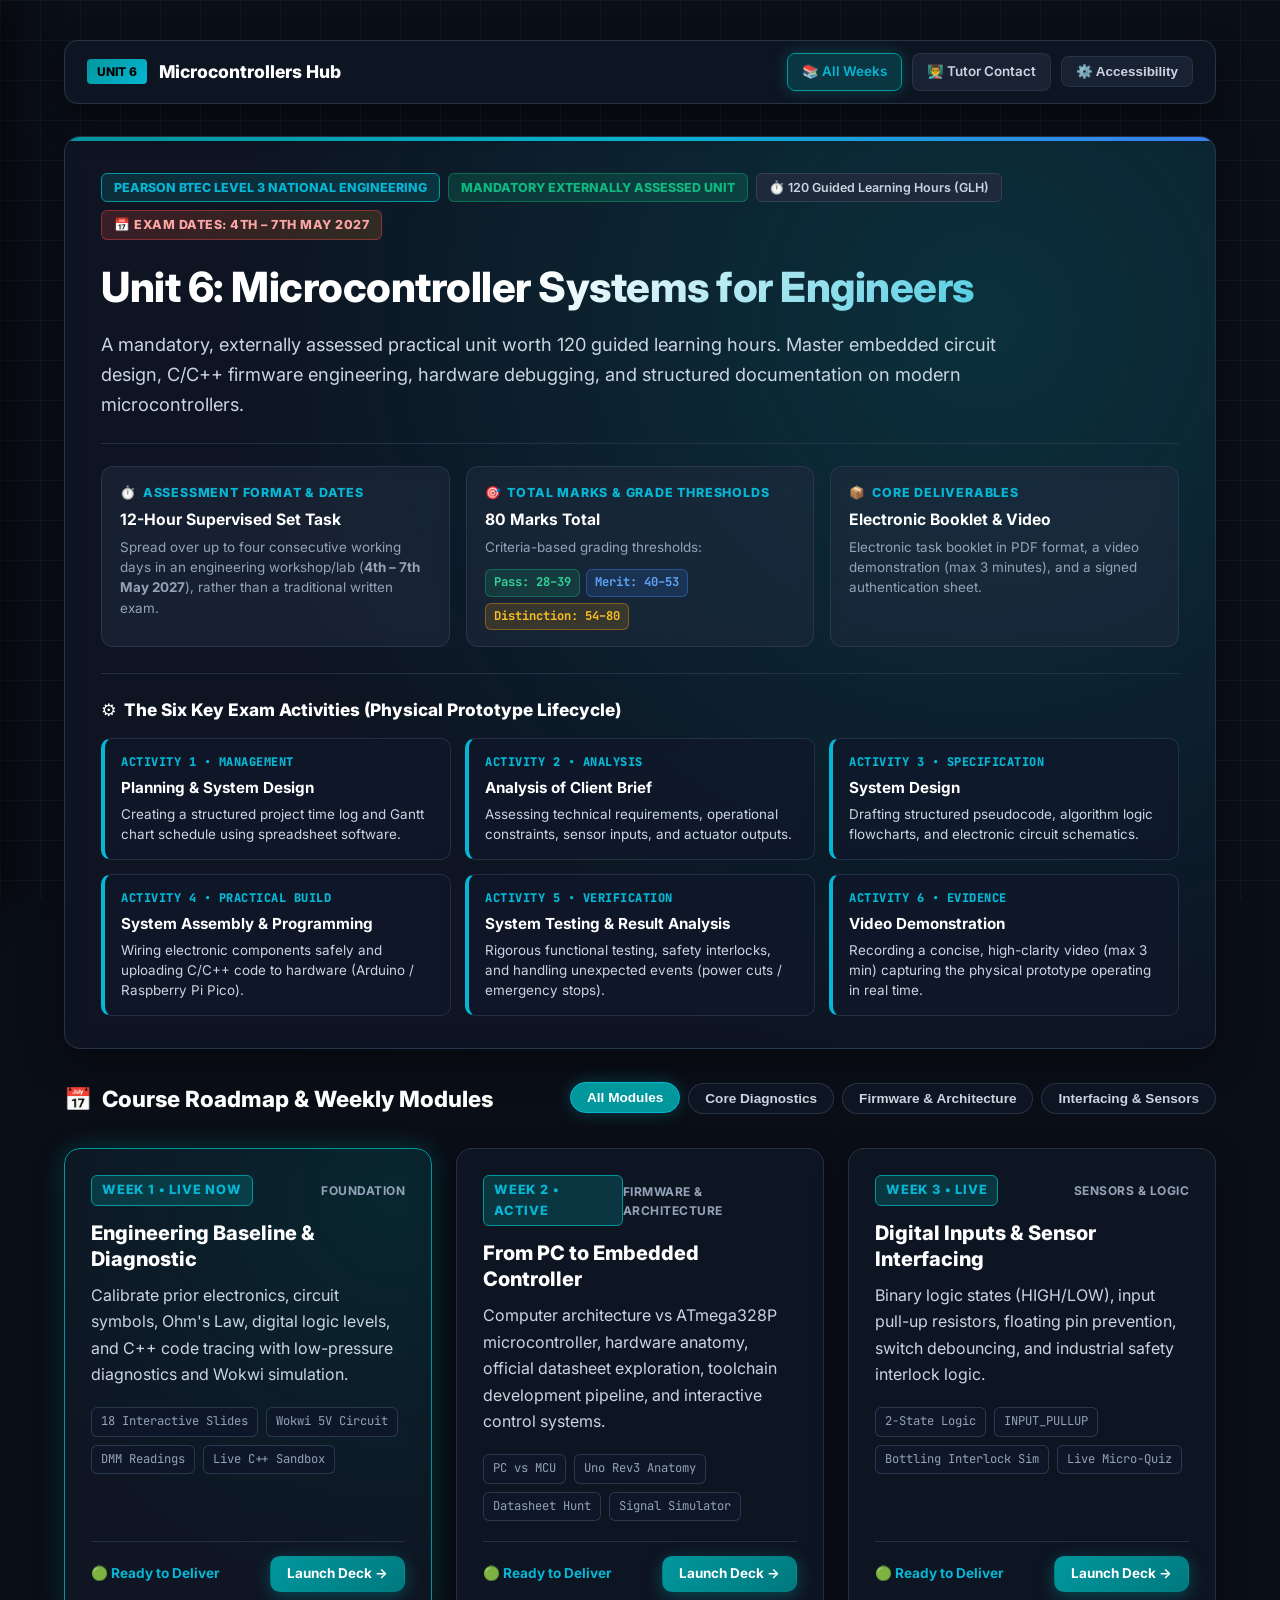
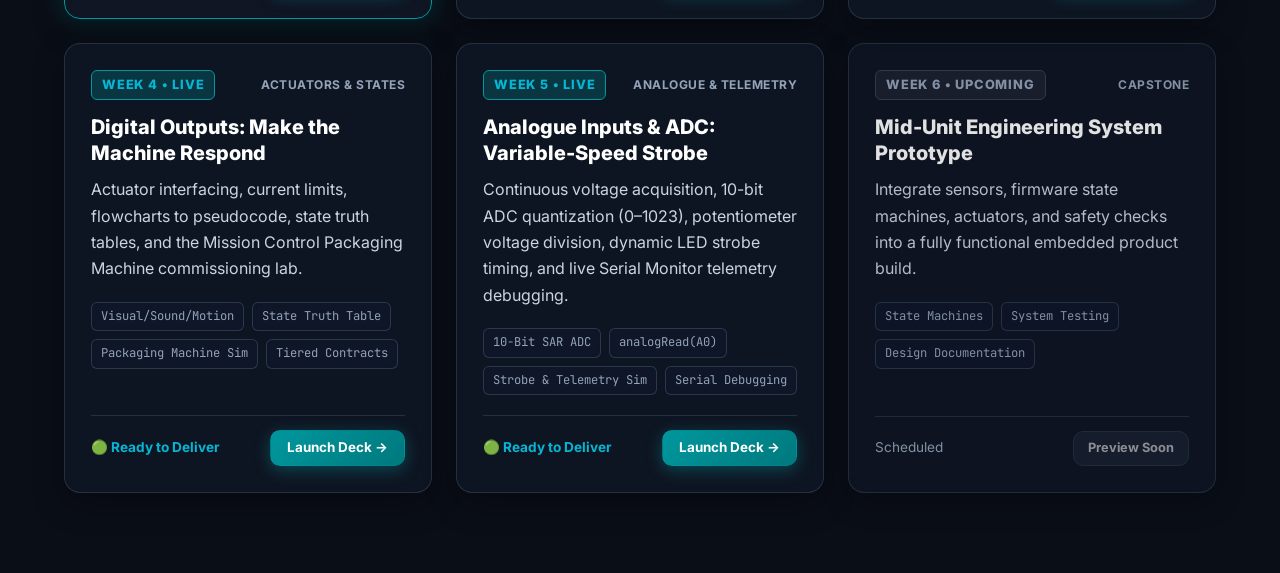
<file: index.html>
<!DOCTYPE html>
<html lang="en">

<head>
  <meta charset="UTF-8">
  <meta name="viewport" content="width=device-width, initial-scale=1.0">
  <title>Unit 6: Microcontrollers — Interactive Learning & Presentation Portal</title>
  <link rel="stylesheet" href="shared/css/presentation.css">
  <link rel="preconnect" href="https://fonts.googleapis.com">
  <link rel="preconnect" href="https://fonts.gstatic.com" crossorigin>
  <link
    href="https://fonts.googleapis.com/css2?family=Inter:wght@400;500;600;700;800&family=JetBrains+Mono:wght@400;600;700&display=swap"
    rel="stylesheet">
  <style>
    html,
    body {
      width: 100%;
      min-height: 100%;
      height: auto !important;
      overflow-x: hidden !important;
      overflow-y: auto !important;
      background-color: var(--bg-primary);
      color: var(--text-primary);
      font-family: var(--font-sans);
      font-size: 16px;
      -webkit-font-smoothing: antialiased;
      scroll-behavior: smooth;
    }

    .hub-container {
      max-width: 1200px;
      margin: 0 auto;
      padding: 40px 24px 80px;
      display: flex;
      flex-direction: column;
      gap: 32px;
      position: relative;
      z-index: 1;
      min-height: 100vh;
      height: auto;
    }

    /* Top Global Navigation Bar */
    .top-nav {
      position: sticky;
      top: 16px;
      z-index: 100;
      display: flex;
      justify-content: space-between;
      align-items: center;
      background: rgba(17, 24, 39, 0.75);
      border: 1px solid rgba(51, 65, 85, 0.7);
      border-radius: 14px;
      padding: 12px 22px;
      backdrop-filter: blur(16px);
      -webkit-backdrop-filter: blur(16px);
      box-shadow: 0 10px 30px rgba(0, 0, 0, 0.45);
      transition: var(--transition-smooth);
    }

    .top-nav-brand {
      display: flex;
      align-items: center;
      gap: 12px;
      font-weight: 800;
      color: #ffffff;
      font-size: 1.1rem;
    }

    .top-nav-links {
      display: flex;
      align-items: center;
      gap: 10px;
      flex-wrap: wrap;
    }

    .nav-btn-link {
      display: inline-flex;
      align-items: center;
      gap: 6px;
      background: rgba(30, 41, 59, 0.7);
      border: 1px solid rgba(51, 65, 85, 0.6);
      color: var(--text-secondary);
      text-decoration: none;
      font-size: 0.84rem;
      font-weight: 600;
      padding: 7px 14px;
      border-radius: 8px;
      transition: var(--transition-smooth);
      backdrop-filter: blur(8px);
      -webkit-backdrop-filter: blur(8px);
    }

    .nav-btn-link:hover {
      background: rgba(37, 51, 72, 0.9);
      border-color: var(--accent-cyan);
      color: #ffffff;
      transform: translateY(-2px);
      box-shadow: 0 4px 14px rgba(6, 182, 212, 0.25);
    }

    .nav-btn-link.active-link {
      background: rgba(0, 151, 157, 0.25);
      border-color: var(--accent-arduino);
      color: var(--accent-cyan);
      box-shadow: 0 0 14px var(--accent-glow);
    }

    /* Hero Banner */
    .hub-hero {
      background: radial-gradient(circle at 80% 20%, rgba(0, 151, 157, 0.22) 0%, transparent 65%), rgba(17, 24, 39, 0.7);
      border: 1px solid rgba(51, 65, 85, 0.7);
      border-radius: 16px;
      padding: 36px 36px 32px;
      position: relative;
      overflow: hidden;
      backdrop-filter: blur(14px);
      -webkit-backdrop-filter: blur(14px);
      box-shadow: 0 12px 40px rgba(0, 0, 0, 0.4);
      transition: var(--transition-smooth);
    }

    .hub-hero::before {
      content: '';
      position: absolute;
      top: 0;
      left: 0;
      right: 0;
      height: 4px;
      background: linear-gradient(to right, var(--accent-arduino), var(--accent-cyan), #3b82f6);
    }

    .hub-title {
      font-size: 2.6rem;
      font-weight: 800;
      background: linear-gradient(135deg, #ffffff 40%, var(--accent-cyan));
      -webkit-background-clip: text;
      -webkit-text-fill-color: transparent;
      letter-spacing: -0.5px;
      margin-bottom: 8px;
      word-break: break-word;
    }

    @media (max-width: 768px) {
      .hub-container {
        padding: 20px 14px 60px;
        gap: 20px;
      }

      .top-nav {
        position: relative;
        top: 0;
        flex-direction: column;
        align-items: flex-start;
        gap: 12px;
      }

      .top-nav-links {
        width: 100%;
        justify-content: flex-start;
      }

      .hub-hero {
        padding: 22px 18px;
      }

      .hub-title {
        font-size: 1.85rem !important;
      }

      .hub-subtitle {
        font-size: 0.98rem;
      }

      .week-grid {
        grid-template-columns: 1fr;
      }
    }

    .hub-subtitle {
      font-size: 1.14rem;
      color: var(--text-secondary);
      line-height: 1.65;
      max-width: 950px;
    }

    /* Unit 6 Assessment Structure Cards */
    .unit-structure-grid {
      display: grid;
      grid-template-columns: repeat(auto-fit, minmax(280px, 1fr));
      gap: 16px;
      margin-top: 24px;
      padding-top: 22px;
      border-top: 1px solid rgba(51, 65, 85, 0.6);
    }

    .structure-item {
      background: rgba(30, 41, 59, 0.6);
      border: 1px solid rgba(51, 65, 85, 0.65);
      border-radius: 12px;
      padding: 16px 18px;
      backdrop-filter: blur(10px);
      -webkit-backdrop-filter: blur(10px);
      display: flex;
      flex-direction: column;
      gap: 6px;
      transition: var(--transition-smooth);
    }

    .structure-item:hover {
      border-color: var(--accent-cyan);
      background: rgba(37, 51, 72, 0.85);
      transform: translateY(-2px);
      box-shadow: 0 6px 18px rgba(0, 0, 0, 0.35);
    }

    .structure-label {
      font-size: 0.78rem;
      font-weight: 800;
      text-transform: uppercase;
      letter-spacing: 0.8px;
      color: var(--accent-cyan);
      display: flex;
      align-items: center;
      gap: 6px;
    }

    .structure-title {
      font-size: 0.98rem;
      font-weight: 700;
      color: #ffffff;
      line-height: 1.4;
    }

    .structure-desc {
      font-size: 0.84rem;
      color: var(--text-muted);
      line-height: 1.5;
    }

    .grade-chip-container {
      display: flex;
      gap: 6px;
      flex-wrap: wrap;
      margin-top: 6px;
    }

    .grade-chip {
      font-size: 0.76rem;
      font-family: var(--font-mono);
      font-weight: 700;
      padding: 3px 8px;
      border-radius: 6px;
      display: inline-flex;
      align-items: center;
      gap: 4px;
    }

    .grade-chip.pass {
      background: rgba(16, 185, 129, 0.15);
      color: #34d399;
      border: 1px solid rgba(16, 185, 129, 0.4);
    }

    .grade-chip.merit {
      background: rgba(59, 130, 246, 0.15);
      color: #60a5fa;
      border: 1px solid rgba(59, 130, 246, 0.4);
    }

    .grade-chip.distinction {
      background: rgba(245, 158, 11, 0.15);
      color: #fbbf24;
      border: 1px solid rgba(245, 158, 11, 0.4);
    }

    .exam-date-badge {
      background: linear-gradient(135deg, rgba(239, 68, 68, 0.2), rgba(245, 158, 11, 0.15));
      border: 1px solid rgba(239, 68, 68, 0.45);
      color: #fca5a5;
      padding: 4px 12px;
      border-radius: 6px;
      font-size: 0.78rem;
      font-weight: 800;
      text-transform: uppercase;
      letter-spacing: 0.5px;
      display: inline-flex;
      align-items: center;
      gap: 6px;
    }

    /* Six Key Activities Section */
    .activities-section {
      margin-top: 26px;
      padding-top: 22px;
      border-top: 1px solid rgba(51, 65, 85, 0.6);
    }

    .activities-header-title {
      font-size: 1.08rem;
      font-weight: 800;
      color: #ffffff;
      margin-bottom: 14px;
      display: flex;
      align-items: center;
      gap: 8px;
    }

    .activities-grid {
      display: grid;
      grid-template-columns: repeat(auto-fit, minmax(320px, 1fr));
      gap: 14px;
    }

    .activity-card {
      background: rgba(15, 23, 42, 0.75);
      border: 1px solid rgba(51, 65, 85, 0.6);
      border-left: 4px solid var(--accent-cyan);
      border-radius: 10px;
      padding: 14px 16px;
      display: flex;
      flex-direction: column;
      gap: 4px;
      backdrop-filter: blur(8px);
      -webkit-backdrop-filter: blur(8px);
      transition: var(--transition-smooth);
    }

    .activity-card:hover {
      border-color: var(--accent-arduino);
      border-left-color: var(--accent-arduino);
      background: rgba(23, 35, 56, 0.9);
      transform: translateY(-2px);
      box-shadow: 0 6px 18px rgba(0, 0, 0, 0.3);
    }

    .activity-stage-num {
      font-family: var(--font-mono);
      font-size: 0.75rem;
      font-weight: 800;
      color: var(--accent-cyan);
      text-transform: uppercase;
      letter-spacing: 0.5px;
    }

    .activity-name {
      font-size: 0.95rem;
      font-weight: 700;
      color: #ffffff;
    }

    .activity-desc {
      font-size: 0.84rem;
      color: var(--text-secondary);
      line-height: 1.5;
    }

    /* Filter & Quick Navigation Bar */
    .filter-section {
      display: flex;
      justify-content: space-between;
      align-items: center;
      gap: 16px;
      flex-wrap: wrap;
    }

    .filter-pills {
      display: flex;
      gap: 8px;
      flex-wrap: wrap;
    }

    .filter-pill {
      background: rgba(17, 24, 39, 0.75);
      border: 1px solid rgba(51, 65, 85, 0.7);
      color: var(--text-secondary);
      padding: 7px 16px;
      border-radius: 20px;
      font-size: 0.85rem;
      font-weight: 700;
      cursor: pointer;
      backdrop-filter: blur(10px);
      -webkit-backdrop-filter: blur(10px);
      transition: var(--transition-smooth);
    }

    .filter-pill:hover,
    .filter-pill.active {
      background: var(--accent-arduino);
      border-color: var(--accent-cyan);
      color: #ffffff;
      box-shadow: 0 0 16px var(--accent-glow);
      transform: translateY(-1px);
    }

    /* Week Grid */
    .section-heading {
      font-size: 1.4rem;
      font-weight: 800;
      color: #ffffff;
      display: flex;
      align-items: center;
      gap: 10px;
      margin-bottom: 16px;
    }

    .week-grid {
      display: grid;
      grid-template-columns: repeat(auto-fill, minmax(360px, 1fr));
      gap: 24px;
    }

    .week-card {
      background: rgba(17, 24, 39, 0.75);
      border: 1px solid rgba(51, 65, 85, 0.65);
      border-radius: 16px;
      padding: 26px;
      display: flex;
      flex-direction: column;
      justify-content: space-between;
      backdrop-filter: blur(12px);
      -webkit-backdrop-filter: blur(12px);
      box-shadow: 0 10px 30px rgba(0, 0, 0, 0.35);
      transition: transform 0.28s cubic-bezier(0.4, 0, 0.2, 1), box-shadow 0.28s cubic-bezier(0.4, 0, 0.2, 1), border-color 0.28s ease;
      text-decoration: none;
      color: inherit;
      position: relative;
    }

    .week-card:hover {
      border-color: var(--accent-cyan);
      transform: translateY(-4px);
      box-shadow: 0 16px 40px rgba(0, 0, 0, 0.55), 0 0 24px rgba(6, 182, 212, 0.2);
    }

    .week-card.active-week {
      border-color: var(--accent-arduino);
      box-shadow: 0 10px 30px rgba(0, 0, 0, 0.35), 0 0 24px var(--accent-glow);
      background: radial-gradient(circle at 90% 10%, rgba(0, 151, 157, 0.18) 0%, rgba(17, 24, 39, 0.8) 75%);
    }

    .card-top-meta {
      display: flex;
      justify-content: space-between;
      align-items: center;
      margin-bottom: 14px;
    }

    .week-badge {
      display: inline-block;
      font-size: 0.8rem;
      font-weight: 800;
      text-transform: uppercase;
      letter-spacing: 0.8px;
      padding: 4px 10px;
      border-radius: 6px;
      background: rgba(0, 151, 157, 0.25);
      color: var(--accent-cyan);
      border: 1px solid var(--accent-arduino);
    }

    .week-badge.upcoming {
      background: rgba(255, 255, 255, 0.05);
      color: var(--text-muted);
      border-color: var(--border-subtle);
    }

    .tag-track {
      font-size: 0.75rem;
      color: var(--text-muted);
      text-transform: uppercase;
      font-weight: 700;
      letter-spacing: 0.5px;
    }

    .week-title {
      font-size: 1.25rem;
      font-weight: 800;
      color: #ffffff;
      margin-bottom: 10px;
      line-height: 1.3;
    }

    .week-desc {
      font-size: 1rem;
      line-height: 1.65;
      color: var(--text-secondary);
      margin-bottom: 20px;
    }

    .week-meta-features {
      display: flex;
      gap: 8px;
      flex-wrap: wrap;
      margin-bottom: 20px;
    }

    .feature-chip {
      font-size: 0.76rem;
      font-family: var(--font-mono);
      background: rgba(15, 23, 42, 0.85);
      border: 1px solid rgba(51, 65, 85, 0.8);
      color: #94a3b8;
      padding: 4px 9px;
      border-radius: 6px;
      backdrop-filter: blur(6px);
      -webkit-backdrop-filter: blur(6px);
    }

    .card-footer {
      border-top: 1px solid rgba(51, 65, 85, 0.6);
      padding-top: 14px;
      display: flex;
      justify-content: space-between;
      align-items: center;
    }

    /* Quick Toolkit Dock */
    .toolkit-grid {
      display: grid;
      grid-template-columns: repeat(auto-fill, minmax(260px, 1fr));
      gap: 16px;
    }

    .toolkit-card {
      background: rgba(30, 41, 59, 0.7);
      border: 1px solid rgba(51, 65, 85, 0.65);
      border-radius: 14px;
      padding: 18px;
      display: flex;
      gap: 14px;
      align-items: center;
      text-decoration: none;
      color: inherit;
      backdrop-filter: blur(10px);
      -webkit-backdrop-filter: blur(10px);
      box-shadow: 0 6px 20px rgba(0, 0, 0, 0.25);
      transition: var(--transition-smooth);
    }

    .toolkit-card:hover {
      border-color: var(--accent-cyan);
      transform: translateY(-3px);
      background: rgba(37, 51, 72, 0.9);
      box-shadow: 0 10px 28px rgba(0, 0, 0, 0.45), 0 0 16px rgba(6, 182, 212, 0.2);
    }

    .toolkit-icon {
      font-size: 1.8rem;
    }

    .toolkit-info h4 {
      font-size: 1rem;
      color: #ffffff;
      margin-bottom: 4px;
    }

    .toolkit-info p {
      font-size: 0.84rem;
      color: var(--text-muted);
      line-height: 1.4;
    }
  </style>
</head>

<body>
  <div class="bg-grid"></div>

  <div class="hub-container">

    <!-- Top Global Nav Header -->
    <nav class="top-nav">
      <div class="top-nav-brand">
        <span class="pill"
          style="background: linear-gradient(135deg, var(--accent-arduino), var(--accent-cyan)); color: #000; font-weight: 800; padding: 3px 10px; border-radius: 4px; font-size: 0.75rem; text-transform: uppercase;">UNIT
          6</span>
        <span>Microcontrollers Hub</span>
      </div>
      <div class="top-nav-links">
        <a href="#weeks-section" class="nav-btn-link active-link">📚 All Weeks</a>
        <a href="contact.html" class="nav-btn-link">👨‍🏫 Tutor Contact</a>
        <button id="open-a11y-drawer" class="nav-btn-link" style="cursor: pointer;">⚙️ Accessibility</button>
      </div>
    </nav>

    <!-- Hero Header with Specific Unit 6 Specifications & Assessment Structure -->
    <header class="hub-hero">
      <div style="display: flex; gap: 8px; margin-bottom: 14px; flex-wrap: wrap; align-items: center;">
        <span class="pill"
          style="background: rgba(0, 151, 157, 0.2); color: var(--accent-cyan); border: 1px solid var(--accent-arduino); font-weight: 800; padding: 4px 12px; border-radius: 6px; font-size: 0.78rem; text-transform: uppercase;">
          Pearson BTEC Level 3 National Engineering
        </span>
        <span class="pill"
          style="background: rgba(16, 185, 129, 0.18); color: var(--color-success); border: 1px solid rgba(16, 185, 129, 0.4); font-weight: 800; padding: 4px 12px; border-radius: 6px; font-size: 0.78rem; text-transform: uppercase;">
          Mandatory Externally Assessed Unit
        </span>
        <span class="pill"
          style="background: var(--bg-surface-elevated); color: var(--text-secondary); padding: 4px 12px; border-radius: 6px; font-size: 0.78rem; border: 1px solid var(--border-subtle); font-weight: 600;">
          ⏱️ 120 Guided Learning Hours (GLH)
        </span>
        <span class="exam-date-badge">
          📅 Exam Dates: 4th – 7th May 2027
        </span>
      </div>

      <h1 class="hub-title">Unit 6: Microcontroller Systems for Engineers</h1>
      <p class="hub-subtitle">
        A mandatory, externally assessed practical unit worth 120 guided learning hours. Master embedded circuit design,
        C/C++ firmware engineering, hardware debugging, and structured documentation on modern microcontrollers.
      </p>

      <!-- Structure of the Unit -->
      <div class="unit-structure-grid">
        <div class="structure-item">
          <div class="structure-label">
            <span>⏱️</span> Assessment Format &amp; Dates
          </div>
          <div class="structure-title">12-Hour Supervised Set Task</div>
          <div class="structure-desc">Spread over up to four consecutive working days in an engineering workshop/lab
            (<strong>4th – 7th May 2027</strong>), rather than a traditional written exam.</div>
        </div>

        <div class="structure-item">
          <div class="structure-label">
            <span>🎯</span> Total Marks &amp; Grade Thresholds
          </div>
          <div class="structure-title">80 Marks Total</div>
          <div class="structure-desc">Criteria-based grading thresholds:</div>
          <div class="grade-chip-container">
            <span class="grade-chip pass">Pass: 28–39</span>
            <span class="grade-chip merit">Merit: 40–53</span>
            <span class="grade-chip distinction">Distinction: 54–80</span>
          </div>
        </div>

        <div class="structure-item">
          <div class="structure-label">
            <span>📦</span> Core Deliverables
          </div>
          <div class="structure-title">Electronic Booklet & Video</div>
          <div class="structure-desc">Electronic task booklet in PDF format, a video demonstration (max 3 minutes), and
            a signed authentication sheet.</div>
        </div>
      </div>

      <!-- The Six Key Activities -->
      <div class="activities-section">
        <div class="activities-header-title">
          <span>⚙️</span> The Six Key Exam Activities (Physical Prototype Lifecycle)
        </div>
        <div class="activities-grid">

          <div class="activity-card">
            <span class="activity-stage-num">Activity 1 • Management</span>
            <div class="activity-name">Planning &amp; System Design</div>
            <div class="activity-desc">Creating a structured project time log and Gantt chart schedule using spreadsheet
              software.</div>
          </div>

          <div class="activity-card">
            <span class="activity-stage-num">Activity 2 • Analysis</span>
            <div class="activity-name">Analysis of Client Brief</div>
            <div class="activity-desc">Assessing technical requirements, operational constraints, sensor inputs, and
              actuator outputs.</div>
          </div>

          <div class="activity-card">
            <span class="activity-stage-num">Activity 3 • Specification</span>
            <div class="activity-name">System Design</div>
            <div class="activity-desc">Drafting structured pseudocode, algorithm logic flowcharts, and electronic
              circuit schematics.</div>
          </div>

          <div class="activity-card">
            <span class="activity-stage-num">Activity 4 • Practical Build</span>
            <div class="activity-name">System Assembly &amp; Programming</div>
            <div class="activity-desc">Wiring electronic components safely and uploading C/C++ code to hardware (Arduino
              / Raspberry Pi Pico).</div>
          </div>

          <div class="activity-card">
            <span class="activity-stage-num">Activity 5 • Verification</span>
            <div class="activity-name">System Testing &amp; Result Analysis</div>
            <div class="activity-desc">Rigorous functional testing, safety interlocks, and handling unexpected events
              (power cuts / emergency stops).</div>
          </div>

          <div class="activity-card">
            <span class="activity-stage-num">Activity 6 • Evidence</span>
            <div class="activity-name">Video Demonstration</div>
            <div class="activity-desc">Recording a concise, high-clarity video (max 3 min) capturing the physical
              prototype operating in real time.</div>
          </div>

        </div>
      </div>

    </header>

    <!-- Filter & Search Controls -->
    <div class="filter-section" id="weeks-section">
      <div class="section-heading" style="margin-bottom: 0;">
        <span>📅</span> Course Roadmap &amp; Weekly Modules
      </div>
      <div class="filter-pills">
        <button class="filter-pill active" onclick="filterWeeks('all', this)">All Modules</button>
        <button class="filter-pill" onclick="filterWeeks('core', this)">Core Diagnostics</button>
        <button class="filter-pill" onclick="filterWeeks('firmware', this)">Firmware &amp; Architecture</button>
        <button class="filter-pill" onclick="filterWeeks('interfacing', this)">Interfacing &amp; Sensors</button>
      </div>
    </div>

    <!-- Modular Curriculum Grid -->
    <main class="week-grid" id="week-cards-grid">

      <!-- Week 1 Active Card -->
      <a href="week1/index.html" class="week-card active-week" data-category="core">
        <div>
          <div class="card-top-meta">
            <span class="week-badge">Week 1 • Live Now</span>
            <span class="tag-track">Foundation</span>
          </div>
          <h3 class="week-title">Engineering Baseline &amp; Diagnostic</h3>
          <p class="week-desc">
            Calibrate prior electronics, circuit symbols, Ohm's Law, digital logic levels, and C++ code tracing with
            low-pressure diagnostics and Wokwi simulation.
          </p>
          <div class="week-meta-features">
            <span class="feature-chip">18 Interactive Slides</span>
            <span class="feature-chip">Wokwi 5V Circuit</span>
            <span class="feature-chip">DMM Readings</span>
            <span class="feature-chip">Live C++ Sandbox</span>
          </div>
        </div>
        <div class="card-footer">
          <span style="font-size: 0.85rem; color: var(--accent-cyan); font-weight: 700;">🟢 Ready to Deliver</span>
          <span class="btn btn-primary" style="padding: 6px 16px; font-size: 0.84rem;">Launch Deck →</span>
        </div>
      </a>

      <!-- Week 2 Card -->
      <a href="week2/index.html" class="week-card" data-category="firmware"
        style="text-decoration: none; color: inherit;">
        <div>
          <div class="card-top-meta">
            <span class="week-badge active">Week 2 • Active</span>
            <span class="tag-track">Firmware &amp; Architecture</span>
          </div>
          <h3 class="week-title">From PC to Embedded Controller</h3>
          <p class="week-desc">
            Computer architecture vs ATmega328P microcontroller, hardware anatomy, official datasheet exploration,
            toolchain development pipeline, and interactive control systems.
          </p>
          <div class="week-meta-features">
            <span class="feature-chip">PC vs MCU</span>
            <span class="feature-chip">Uno Rev3 Anatomy</span>
            <span class="feature-chip">Datasheet Hunt</span>
            <span class="feature-chip">Signal Simulator</span>
          </div>
        </div>
        <div class="card-footer">
          <span style="font-size: 0.85rem; color: var(--accent-cyan); font-weight: 700;">🟢 Ready to Deliver</span>
          <span class="btn btn-primary" style="padding: 6px 16px; font-size: 0.84rem;">Launch Deck →</span>
        </div>
      </a>

      <!-- Week 3 Card -->
      <a href="week3/index.html" class="week-card" data-category="interfacing"
        style="text-decoration: none; color: inherit;">
        <div>
          <div class="card-top-meta">
            <span class="week-badge active">Week 3 • Live</span>
            <span class="tag-track">Sensors &amp; Logic</span>
          </div>
          <h3 class="week-title">Digital Inputs &amp; Sensor Interfacing</h3>
          <p class="week-desc">
            Binary logic states (HIGH/LOW), input pull-up resistors, floating pin prevention, switch debouncing, and
            industrial safety interlock logic.
          </p>
          <div class="week-meta-features">
            <span class="feature-chip">2-State Logic</span>
            <span class="feature-chip">INPUT_PULLUP</span>
            <span class="feature-chip">Bottling Interlock Sim</span>
            <span class="feature-chip">Live Micro-Quiz</span>
          </div>
        </div>
        <div class="card-footer">
          <span style="font-size: 0.85rem; color: var(--accent-cyan); font-weight: 700;">🟢 Ready to Deliver</span>
          <span class="btn btn-primary" style="padding: 6px 16px; font-size: 0.84rem;">Launch Deck →</span>
        </div>
      </a>

      <!-- Week 4 Card -->
      <a href="week4/index.html" class="week-card" data-category="firmware"
        style="text-decoration: none; color: inherit;">
        <div>
          <div class="card-top-meta">
            <span class="week-badge active">Week 4 • Live</span>
            <span class="tag-track">Actuators &amp; States</span>
          </div>
          <h3 class="week-title">Digital Outputs: Make the Machine Respond</h3>
          <p class="week-desc">
            Actuator interfacing, current limits, flowcharts to pseudocode, state truth tables, and the Mission Control
            Packaging Machine commissioning lab.
          </p>
          <div class="week-meta-features">
            <span class="feature-chip">Visual/Sound/Motion</span>
            <span class="feature-chip">State Truth Table</span>
            <span class="feature-chip">Packaging Machine Sim</span>
            <span class="feature-chip">Tiered Contracts</span>
          </div>
        </div>
        <div class="card-footer">
          <span style="font-size: 0.85rem; color: var(--accent-cyan); font-weight: 700;">🟢 Ready to Deliver</span>
          <span class="btn btn-primary" style="padding: 6px 16px; font-size: 0.84rem;">Launch Deck →</span>
        </div>
      </a>

      <!-- Week 5 Card -->
      <a href="week5/index.html" class="week-card" data-category="interfacing"
        style="text-decoration: none; color: inherit;">
        <div>
          <div class="card-top-meta">
            <span class="week-badge active">Week 5 • Live</span>
            <span class="tag-track">Analogue &amp; Telemetry</span>
          </div>
          <h3 class="week-title">Analogue Inputs &amp; ADC: Variable-Speed Strobe</h3>
          <p class="week-desc">
            Continuous voltage acquisition, 10-bit ADC quantization (0–1023), potentiometer voltage division, dynamic
            LED strobe timing, and live Serial Monitor telemetry debugging.
          </p>
          <div class="week-meta-features">
            <span class="feature-chip">10-Bit SAR ADC</span>
            <span class="feature-chip">analogRead(A0)</span>
            <span class="feature-chip">Strobe &amp; Telemetry Sim</span>
            <span class="feature-chip">Serial Debugging</span>
          </div>
        </div>
        <div class="card-footer">
          <span style="font-size: 0.85rem; color: var(--accent-cyan); font-weight: 700;">🟢 Ready to Deliver</span>
          <span class="btn btn-primary" style="padding: 6px 16px; font-size: 0.84rem;">Launch Deck →</span>
        </div>
      </a>

      <!-- Week 6 Card -->
      <div class="week-card" style="opacity: 0.88;" data-category="core">
        <div>
          <div class="card-top-meta">
            <span class="week-badge upcoming">Week 6 • Upcoming</span>
            <span class="tag-track">Capstone</span>
          </div>
          <h3 class="week-title">Mid-Unit Engineering System Prototype</h3>
          <p class="week-desc">
            Integrate sensors, firmware state machines, actuators, and safety checks into a fully functional embedded
            product build.
          </p>
          <div class="week-meta-features">
            <span class="feature-chip">State Machines</span>
            <span class="feature-chip">System Testing</span>
            <span class="feature-chip">Design Documentation</span>
          </div>
        </div>
        <div class="card-footer">
          <span style="font-size: 0.85rem; color: var(--text-muted);">Scheduled</span>
          <span class="btn btn-secondary"
            style="padding: 6px 14px; font-size: 0.8rem; pointer-events: none; opacity: 0.6;">Preview Soon</span>
        </div>
      </div>

    </main>

    <!-- Engineering Quick Toolkit Dock -->
    <!--section id="toolkit-section" style="margin-top: 24px;">
      <div class="section-heading">
        <span>🛠️</span> Rapid Engineering Quick Reference Toolkit
      </div>
      <div class="toolkit-grid">
        <a href="https://wokwi.com" target="_blank" class="toolkit-card">
          <span class="toolkit-icon">⚡</span>
          <div class="toolkit-info">
            <h4>Wokwi Web Simulator</h4>
            <p>Run Arduino circuits virtually with real-time probes</p>
          </div>
        </a>
        <a href="week1/forms-guide.md" class="toolkit-card">
          <span class="toolkit-icon">📋</span>
          <div class="toolkit-info">
            <h4>MS Forms Setup Guide</h4>
            <p>Ready-to-import assessment templates</p>
          </div>
        </a>
        <div class="toolkit-card" style="cursor: default;">
          <span class="toolkit-icon">📐</span>
          <div class="toolkit-info">
            <h4>Ohm's Law &amp; KVL Matrix</h4>
            <p>V = I × R | 5V = V_R + V_F</p>
          </div>
        </div>
        <div class="toolkit-card" style="cursor: default;">
          <span class="toolkit-icon">🦺</span>
          <div class="toolkit-info">
            <h4>5-Point Safety Gate</h4>
            <p>Mandatory pre-power hardware checks</p>
          </div>
        </div>
      </div>
    </section-->

  </div>

  <!-- Accessibility & Neurodiversity Drawer Backdrop -->
  <div id="a11y-backdrop"></div>

  <!-- Accessibility & Neurodiversity Side-Drawer -->
  <aside id="a11y-drawer">
    <div class="a11y-header">
      <div style="display: flex; align-items: center; gap: 8px;">
        <span style="font-size: 1.2rem;">⚙️</span>
        <h3 style="font-size: 1.05rem; color: #ffffff; margin: 0;">Accessibility &amp; Inclusion</h3>
      </div>
      <button id="close-a11y-drawer" class="drawer-close-btn" style="padding: 4px 10px;">✕</button>
    </div>

    <div class="a11y-body">

      <!-- Bionic Reading Mode -->
      <div class="a11y-switch-row">
        <div>
          <div style="font-weight: 700; font-size: 0.88rem; color: #ffffff;">⚡ Bionic Fast-Scan</div>
          <div style="font-size: 0.76rem; color: var(--text-muted);">Bold first letters for faster reading</div>
        </div>
        <input type="checkbox" id="a11y-bionic-toggle"
          style="width: 20px; height: 20px; accent-color: var(--accent-cyan); cursor: pointer;" />
      </div>

      <!-- Typography & Dyslexia Toolbar -->
      <div class="a11y-group">
        <div class="a11y-label">
          <span>📖 Font Family</span>
        </div>
        <select id="a11y-font-select" class="a11y-select">
          <option value="default">Inter (Default Crisp)</option>
          <option value="opendyslexic">OpenDyslexic (Dyslexia Friendly)</option>
          <option value="system">System UI (Clean Sans-Serif)</option>
        </select>
      </div>

      <div class="a11y-group">
        <div class="a11y-label">
          <span>🔠 Font Size</span>
          <span id="a11y-font-size-val" style="font-family: var(--font-mono); color: var(--accent-cyan);">100%</span>
        </div>
        <input type="range" id="a11y-font-size" min="90" max="130" step="5" value="100" class="a11y-slider" />
      </div>

      <div class="a11y-group">
        <div class="a11y-label">
          <span>↕️ Line Spacing</span>
          <span id="a11y-line-height-val" style="font-family: var(--font-mono); color: var(--accent-cyan);">1.6</span>
        </div>
        <input type="range" id="a11y-line-height" min="1.4" max="2.0" step="0.1" value="1.6" class="a11y-slider" />
      </div>

      <div class="a11y-group">
        <div class="a11y-label">
          <span>↔️ Letter Spacing</span>
          <span id="a11y-letter-spacing-val"
            style="font-family: var(--font-mono); color: var(--accent-cyan);">0px</span>
        </div>
        <input type="range" id="a11y-letter-spacing" min="0" max="3" step="0.5" value="0" class="a11y-slider" />
      </div>

      <!-- Contrast & Colorblind Themes -->
      <div class="a11y-group">
        <div class="a11y-label">
          <span>🎨 Contrast &amp; Colorblind Themes</span>
        </div>
        <select id="a11y-theme-select" class="a11y-select">
          <option value="default">Dark Engineering (Default)</option>
          <option value="high-contrast-gold">High Contrast Black &amp; Gold</option>
          <option value="clean-light">Clean Light Mode</option>
          <option value="colorblind-safe">Colorblind-Safe Circuit Palette</option>
        </select>
      </div>

      <button id="a11y-reset-prefs" class="btn btn-secondary"
        style="padding: 8px; font-size: 0.82rem; margin-top: 10px;">
        🔄 Reset to Default Theme
      </button>

    </div>
  </aside>

  <script src="shared/js/accessibility-engine.js"></script>
  <script>
    function filterWeeks(category, btn) {
      document.querySelectorAll('.filter-pill').forEach(p => p.classList.remove('active'));
      btn.classList.add('active');

      const cards = document.querySelectorAll('.week-card');
      cards.forEach(card => {
        if (category === 'all' || card.getAttribute('data-category') === category) {
          card.style.display = 'flex';
        } else {
          card.style.display = 'none';
        }
      });
    }
  </script>
</body>

</html>
</file>
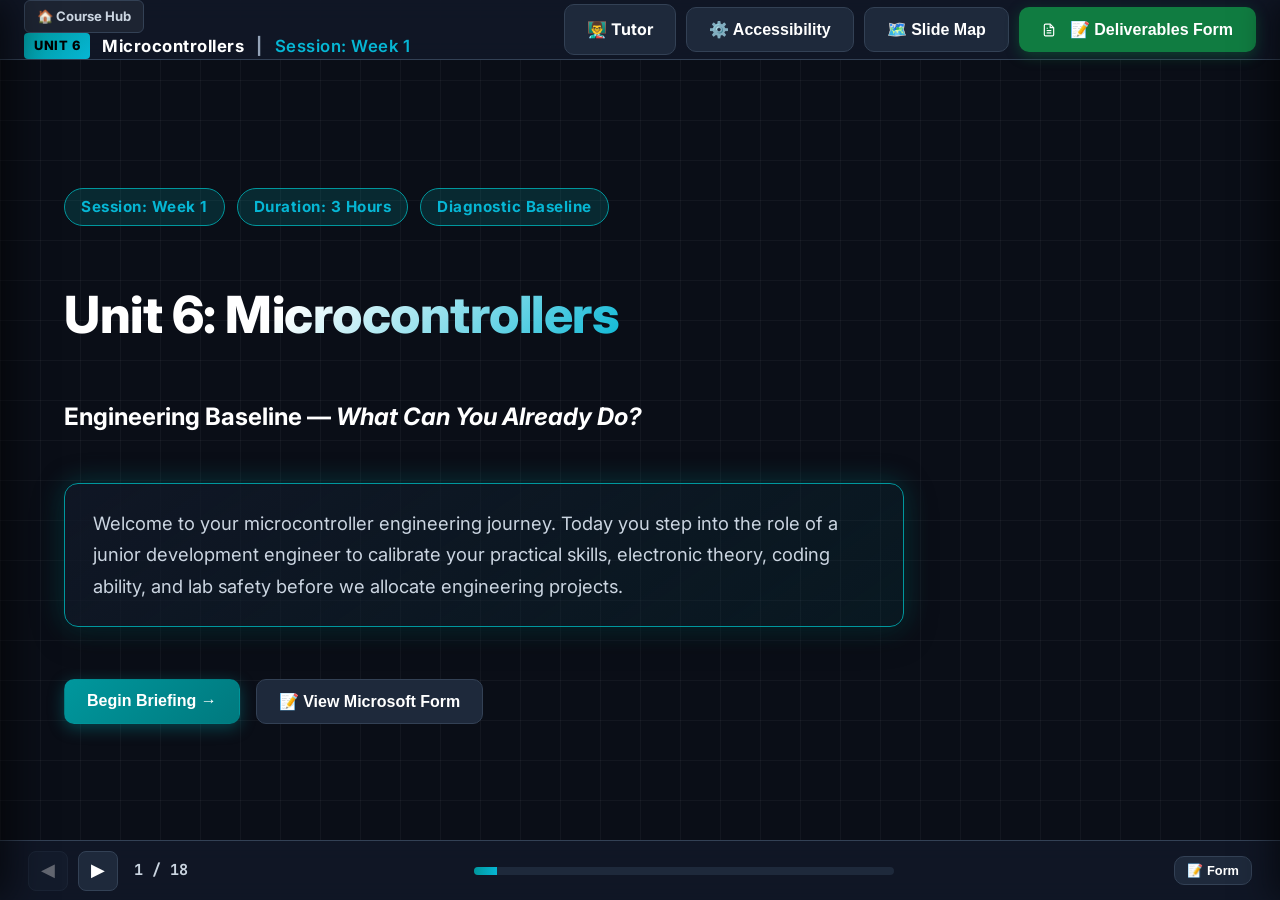
<file: week1/index.html>
<!DOCTYPE html>
<html lang="en">

<head>
  <meta charset="UTF-8">
  <meta name="viewport" content="width=device-width, initial-scale=1.0">
  <title>Unit 6: Microcontrollers — Week 1 Engineering Baseline</title>
  <link rel="stylesheet" href="../shared/css/presentation.css">
  <link rel="stylesheet" href="../shared/css/form-drawer.css">
  <link rel="preconnect" href="https://fonts.googleapis.com">
  <link rel="preconnect" href="https://fonts.gstatic.com" crossorigin>
  <link
    href="https://fonts.googleapis.com/css2?family=Inter:wght@400;500;600;700;800&family=JetBrains+Mono:wght@400;600;700&display=swap"
    rel="stylesheet">
  <style>
    /* Week 1 Specific Component Styling */
    .hero-title {
      font-size: 3.2rem;
      font-weight: 800;
      background: linear-gradient(135deg, #ffffff 40%, var(--accent-cyan));
      -webkit-background-clip: text;
      -webkit-text-fill-color: transparent;
      margin-bottom: 12px;
      letter-spacing: -0.5px;
    }

    .badge-bar {
      display: flex;
      gap: 12px;
      margin-bottom: 24px;
    }

    .badge-pill {
      background: rgba(0, 151, 157, 0.2);
      border: 1px solid var(--accent-arduino);
      color: var(--accent-cyan);
      font-size: 0.95rem;
      font-weight: 700;
      padding: 6px 16px;
      border-radius: 20px;
      letter-spacing: 0.5px;
    }

    .ksb-grid {
      display: grid;
      grid-template-columns: repeat(3, 1fr);
      gap: 20px;
    }

    .ksb-card {
      background: var(--bg-surface-elevated);
      border: 1px solid var(--border-subtle);
      border-radius: 12px;
      padding: 20px 24px;
    }

    .ksb-card.k {
      border-top: 5px solid var(--accent-cyan);
    }

    .ksb-card.s {
      border-top: 5px solid var(--color-success);
    }

    .ksb-card.b {
      border-top: 5px solid var(--color-warning);
    }

    .ksb-card h4 {
      font-size: 1.25rem;
      font-weight: 800;
      margin-bottom: 14px;
      display: flex;
      align-items: center;
      gap: 10px;
      color: #ffffff;
    }

    .ksb-card ul {
      padding-left: 20px;
      font-size: 1.05rem;
      line-height: 1.7;
      color: var(--text-secondary);
    }

    .timeline-table {
      width: 100%;
      border-collapse: collapse;
      font-size: 1.05rem;
    }

    .timeline-table th {
      background: var(--bg-surface-elevated);
      color: var(--accent-cyan);
      padding: 12px 16px;
      text-align: left;
      font-size: 1.08rem;
    }

    .timeline-table td {
      padding: 10px 16px;
      border-bottom: 1px solid rgba(255, 255, 255, 0.08);
      color: var(--text-secondary);
    }

    .timeline-table tr.break-row td {
      background: rgba(245, 158, 11, 0.12);
      font-weight: 700;
      color: var(--color-warning);
    }

    .schematic-box {
      background: #070c18;
      border: 1px solid var(--border-subtle);
      border-radius: 14px;
      padding: 18px;
      display: flex;
      flex-direction: column;
      justify-content: flex-start;
      align-items: center;
      min-height: 480px;
      box-shadow: inset 0 0 28px rgba(0, 0, 0, 0.6);
    }

    .schematic-caption {
      font-size: 1rem;
      font-weight: 700;
      color: var(--accent-cyan);
      margin-top: 14px;
      text-align: center;
      background: rgba(6, 182, 212, 0.12);
      padding: 6px 14px;
      border-radius: 8px;
      border: 1px solid rgba(6, 182, 212, 0.3);
      width: 100%;
    }

    .schematic-tabs {
      display: flex;
      gap: 8px;
      margin-bottom: 16px;
      width: 100%;
    }

    .schematic-tab-btn {
      flex: 1;
      padding: 10px 14px;
      font-size: 0.96rem;
      font-weight: 700;
      background: #1e293b;
      border: 1px solid #475569;
      color: #cbd5e1;
      border-radius: 8px;
      cursor: pointer;
      transition: all 0.2s ease;
      text-align: center;
    }

    .schematic-tab-btn:hover {
      background: #2d3f59;
      color: #ffffff;
      border-color: var(--accent-cyan);
    }

    .schematic-tab-btn.active {
      background: linear-gradient(135deg, var(--accent-arduino), #00797e);
      color: #ffffff;
      border-color: var(--accent-cyan);
      box-shadow: 0 0 16px var(--accent-glow);
    }

    /* Syntax Highlighting in Code Editor */
    .editor-wrapper {
      position: relative;
      background: #080c14;
      min-height: 240px;
      overflow: hidden;
      display: flex;
    }

    .editor-highlight-layer {
      position: absolute;
      top: 0;
      left: 0;
      right: 0;
      bottom: 0;
      padding: 16px 20px;
      font-family: var(--font-mono);
      font-size: 1.05rem;
      line-height: 1.65;
      margin: 0;
      pointer-events: none;
      white-space: pre-wrap;
      word-wrap: break-word;
      box-sizing: border-box;
      color: #cbd5e1;
      background: transparent;
      overflow: hidden;
    }

    .editor-highlight-layer .keyword {
      color: #f472b6;
      font-weight: 700;
    }

    .editor-highlight-layer .type {
      color: #38bdf8;
      font-weight: 600;
    }

    .editor-highlight-layer .var {
      color: #fbbf24;
    }

    .editor-highlight-layer .string {
      color: #4ade80;
    }

    .editor-highlight-layer .number {
      color: #a78bfa;
      font-weight: 600;
    }

    .editor-highlight-layer .comment {
      color: #64748b;
      font-style: italic;
    }

    .editor-highlight-layer .preproc {
      color: #ec4899;
      font-weight: 700;
    }

    .editor-highlight-layer .func {
      color: #60a5fa;
      font-weight: 700;
    }

    .code-editor-textarea.syntax-active {
      position: relative;
      background: transparent !important;
      color: transparent !important;
      caret-color: #38bdf8;
      z-index: 2;
    }

    .checklist-list {
      list-style: none;
      display: flex;
      flex-direction: column;
      gap: 12px;
    }

    .checklist-item {
      display: flex;
      align-items: center;
      gap: 14px;
      background: var(--bg-surface);
      border: 1px solid var(--border-subtle);
      padding: 14px 18px;
      border-radius: 10px;
      font-size: 1.08rem;
      color: var(--text-primary);
      transition: var(--transition-smooth);
    }

    .checklist-item:hover {
      border-color: var(--accent-arduino);
      background: var(--bg-surface-elevated);
    }

    .checklist-item input[type="checkbox"] {
      width: 22px;
      height: 22px;
      accent-color: var(--accent-arduino);
      cursor: pointer;
    }

    .wokwi-badge {
      display: inline-flex;
      align-items: center;
      gap: 8px;
      background: #2b1d3d;
      color: #c084fc;
      border: 1px solid #a855f7;
      padding: 8px 16px;
      border-radius: 20px;
      font-weight: 700;
      font-size: 0.95rem;
    }

    .interactive-card {
      background: var(--bg-surface-elevated);
      border: 1px solid var(--border-subtle);
      border-radius: 10px;
      padding: 14px 18px;
      margin-top: 10px;
    }

    .interactive-title {
      font-weight: 700;
      font-size: 1.05rem;
      color: var(--accent-cyan);
      margin-bottom: 6px;
      display: flex;
      align-items: center;
      gap: 8px;
    }
  </style>
</head>

<body>

  <div class="bg-grid"></div>

  <div id="app-container">
    <div id="deck-viewport">

      <!-- Top Header -->
      <header class="deck-header">
        <div class="header-top-row">
          <a href="../index.html" class="nav-hub-link" title="Return to Course Homepage Hub">
            🏠 Course Hub
          </a>
          <div class="brand-badge">
            <span class="pill">UNIT 6</span>
            <span>Microcontrollers</span>
            <span style="color: var(--text-muted);">|</span>
            <span id="header-slide-topic" style="color: var(--accent-cyan); font-weight: 600;">Week 1: Baseline</span>
          </div>
        </div>
        <div class="header-actions">
          <a href="../contact.html" class="btn btn-secondary" title="Tutor & Academic Support">
            👨‍🏫 Tutor
          </a>
          <button class="btn btn-secondary" id="open-a11y-drawer" title="Accessibility & Neurodiversity (Key: A)">
            ⚙️ Accessibility
          </button>
          <button class="btn btn-secondary" id="open-slide-matrix" title="View all slides overview (Key: M)">
            🗺️ Slide Map
          </button>
          <button class="btn btn-form-action open-forms-trigger" data-form-section="Deliverables Form">
            <svg width="14" height="14" viewBox="0 0 24 24" fill="none" stroke="currentColor" stroke-width="2"
              style="margin-right: 4px;">
              <path d="M14 2H6a2 2 0 0 0-2 2v16a2 2 0 0 0 2 2h12a2 2 0 0 0 2-2V8z" />
              <polyline points="14 2 14 8 20 8" />
              <line x1="16" y1="13" x2="8" y2="13" />
              <line x1="16" y1="17" x2="8" y2="17" />
              <polyline points="10 9 9 9 8 9" />
            </svg>
            📝 Deliverables Form
          </button>
        </div>
      </header>

      <!-- Slides Wrapper -->
      <main id="slides-wrapper">

        <!-- Slide 1: Welcome & Title -->
        <section class="slide active" id="slide-1">
          <div class="slide-body" style="justify-content: center; align-items: flex-start;">
            <div class="badge-bar">
              <span class="badge-pill">Session: Week 1</span>
              <span class="badge-pill">Duration: 3 Hours</span>
              <span class="badge-pill">Diagnostic Baseline</span>
            </div>
            <h1 class="hero-title">Unit 6: Microcontrollers</h1>
            <h2 class="slide-subtitle" style="font-size: 1.5rem; color: var(--text-primary); margin-bottom: 24px;">
              Engineering Baseline — <em>What Can You Already Do?</em>
            </h2>
            <div class="card highlight" style="max-width: 840px;">
              <p style="font-size: 1.15rem; line-height: 1.7; color: var(--text-secondary);">
                Welcome to your microcontroller engineering journey. Today you step into the role of a junior
                development engineer to calibrate your practical skills, electronic theory, coding ability, and lab
                safety before we allocate engineering projects.
              </p>
            </div>
            <div style="margin-top: 28px; display: flex; gap: 16px;">
              <button class="btn btn-primary" onclick="deckEngine.nextSlide()">Begin Briefing →</button>
              <button class="btn btn-secondary open-forms-trigger" data-form-section="Section 1: Student Information">📝
                View Microsoft Form</button>
            </div>
          </div>
        </section>

        <!-- Slide 2: Workplace Context -->
        <section class="slide" id="slide-2">
          <div class="slide-header">
            <span class="slide-tag">Part 1 • Workplace Context</span>
            <h2 class="slide-title">You Are Joining an Engineering Development Team</h2>
            <p class="slide-subtitle">Calibrating technician & engineer capabilities for product development</p>
          </div>
          <div class="slide-body">
            <div class="grid-2col">
              <div class="card">
                <div class="card-title">🏢 The Workplace Scenario</div>
                <p style="font-size: 1.08rem; line-height: 1.7; color: var(--text-secondary);">
                  You have joined an electronics engineering team developing a new microcontroller-based product.
                </p>
                <p style="font-size: 1.08rem; line-height: 1.7; color: var(--text-secondary); margin-top: 14px;">
                  Before the engineering team leader allocates development tasks, the team needs to establish what each
                  technician and engineer can already do safely, confidently, and independently.
                </p>
              </div>
              <div class="card highlight">
                <div class="card-title">🎯 Baseline Philosophy (No Pressure)</div>
                <div class="callout success">
                  <strong>“We need an accurate starting point so you and your team know where to go next.”</strong>
                </div>
                <ul
                  style="margin-top: 16px; padding-left: 22px; font-size: 1.05rem; line-height: 1.7; color: var(--text-secondary);">
                  <li>This is a diagnostic calibration, <strong>not a graded pass/fail test</strong>.</li>
                  <li>Work independently so we can accurately support your growth.</li>
                  <li>Record when you are unsure — mistakes are valuable engineering data.</li>
                  <li>Always ask immediately whenever lab safety is involved.</li>
                </ul>
              </div>
            </div>
          </div>
        </section>

        <!-- Slide 3: Learning Aim & Professional KSBs -->
        <section class="slide" id="slide-3">
          <div class="slide-header">
            <span class="slide-tag">The Hook • Professional Growth</span>
            <h2 class="slide-title">Learning Aim & Your Professional KSBs</h2>
            <p class="slide-subtitle">The knowledge, skills, and behaviours expected of practicing junior engineers</p>
          </div>
          <div class="slide-body">
            <div class="callout" style="margin-bottom: 8px;">
              <strong>Learning Aim:</strong> Establish your current knowledge and practical ability in electronics,
              digital systems, programming and mathematics. Identify your individual strengths and development
              priorities.
            </div>
            <div class="ksb-grid">
              <div class="ksb-card k">
                <h4>🧠 Knowledge (K)</h4>
                <ul>
                  <li>Basic electronic circuits & components</li>
                  <li>Circuit schematic symbols</li>
                  <li>Voltage, current, and Ohm's Law (<em>V = I × R</em>)</li>
                  <li>Binary number systems & digital logic</li>
                  <li>C++ programming constructs</li>
                </ul>
              </div>
              <div class="ksb-card s">
                <h4>🛠️ Skills (S)</h4>
                <ul>
                  <li>Safe digital multimeter (DMM) operation</li>
                  <li>Low-voltage DC power supply setup</li>
                  <li>Breadboard circuit construction</li>
                  <li>Electrical quantity prediction & measurement</li>
                  <li>Static code tracing and logic modification</li>
                </ul>
              </div>
              <div class="ksb-card b">
                <h4>🤝 Behaviours (B)</h4>
                <ul>
                  <li>Strict adherence to laboratory safety protocols</li>
                  <li>Methodological engineering troubleshooting</li>
                  <li>Intellectual honesty & self-reflection</li>
                  <li>Treating errors as calibration data</li>
                  <li>Setting proactive personal growth priorities</li>
                </ul>
              </div>
            </div>
          </div>
        </section>

        <!-- Slide 4: Learning Outcomes -->
        <section class="slide" id="slide-4">
          <div class="slide-header">
            <span class="slide-tag">Session Deliverables</span>
            <h2 class="slide-title">What You Will Achieve Today</h2>
            <p class="slide-subtitle">By the end of this 3-hour session, you will be able to:</p>
          </div>
          <div class="slide-body">
            <div class="grid-2col">
              <div class="card">
                <ol style="padding-left: 24px; font-size: 1.05rem; line-height: 1.75; color: var(--text-secondary);">
                  <li>Demonstrate your current knowledge of basic electronic circuits and components.</li>
                  <li>Recognise and interpret common circuit symbols.</li>
                  <li>Demonstrate understanding of voltage, current and resistance.</li>
                  <li>Use a multimeter and low-voltage power supply safely.</li>
                  <li>Interpret a simple circuit schematic and construct the circuit on a breadboard.</li>
                  <li>Predict and measure electrical quantities in a simple circuit.</li>
                </ol>
              </div>
              <div class="card">
                <ol start="7"
                  style="padding-left: 24px; font-size: 1.05rem; line-height: 1.75; color: var(--text-secondary);">
                  <li>Demonstrate baseline understanding of binary and digital systems.</li>
                  <li>Trace a short section of program code and predict its output.</li>
                  <li>Modify a simple program to meet a stated requirement.</li>
                  <li>Identify your current strengths and areas requiring development.</li>
                  <li>Set an appropriate personal development priority for Unit 6.</li>
                </ol>
              </div>
            </div>
          </div>
        </section>

        <!-- Slide 5: Session Sequence & Timings -->
        <section class="slide" id="slide-5">
          <div class="slide-header">
            <span class="slide-tag">Roadmap • 3 Hours (180 Minutes)</span>
            <h2 class="slide-title">Today's Session Sequence</h2>
            <p class="slide-subtitle">Structured diagnostics, safe practical circuit construction, and profile
              reflection</p>
          </div>
          <div class="slide-body">
            <div class="card" style="padding: 14px 16px;">
              <div class="timeline-table-container">
                <table class="timeline-table">
                  <thead>
                    <tr>
                      <th>Time</th>
                      <th>Activity</th>
                      <th>Purpose</th>
                      <th>Action / Evidence</th>
                    </tr>
                  </thead>
                  <tbody>
                    <tr>
                      <td>0–10 min</td>
                      <td>Engineering Team Brief</td>
                      <td>Scenario introduction & expectations</td>
                      <td>Form Section 1</td>
                    </tr>
                    <tr>
                      <td>10–30 min</td>
                      <td>Toolbox Diagnostic</td>
                      <td>Electronics & mathematics diagnostic</td>
                      <td>Form Section 2</td>
                    </tr>
                    <tr>
                      <td>30–45 min</td>
                      <td>Digital Systems Baseline</td>
                      <td>Binary & logic voltage diagnostic</td>
                      <td>Form Section 3</td>
                    </tr>
                    <tr>
                      <td>45–65 min</td>
                      <td>Programming Code Tracing</td>
                      <td>Read, trace, and predict C++ output</td>
                      <td>Form Section 4A</td>
                    </tr>
                    <tr>
                      <td>65–80 min</td>
                      <td>Programming Modification</td>
                      <td>Diagnose program alteration skills</td>
                      <td>Form Section 4B</td>
                    </tr>
                    <tr>
                      <td>80–100 min</td>
                      <td>Practical Briefing & Safety</td>
                      <td>Schematic, equipment & 5-point check</td>
                      <td>Pre-Power Check</td>
                    </tr>
                    <tr class="break-row">
                      <td>100–120 min</td>
                      <td>☕ Intermission / Break</td>
                      <td>Rest, recharge, and workbench prep</td>
                      <td>20 Min Break</td>
                    </tr>
                    <tr>
                      <td>120–130 min</td>
                      <td>Wokwi Circuit Simulation</td>
                      <td>Simulate 5V LED circuit virtually first</td>
                      <td>Sim Screenshot</td>
                    </tr>
                    <tr>
                      <td>130–155 min</td>
                      <td>Breadboard Practical Challenge</td>
                      <td>Build LED circuit, take DMM readings</td>
                      <td>Form Section 5 + Photo</td>
                    </tr>
                    <tr>
                      <td>155–170 min</td>
                      <td>Practical Reflection</td>
                      <td>Compare measured vs theoretical values</td>
                      <td>Reflection</td>
                    </tr>
                    <tr>
                      <td>170–180 min</td>
                      <td>Individual Profile & Exit Ticket</td>
                      <td>Identify priorities & finalize submission</td>
                      <td>Submit Form</td>
                    </tr>
                  </tbody>
                </table>
              </div>
            </div>
          </div>
        </section>

        <!-- Slide 6: Activity 1 — Brief & Expectations -->
        <section class="slide" id="slide-6">
          <div class="slide-header">
            <span class="slide-tag">0–10 min • Activity 1</span>
            <h2 class="slide-title">Activity 1: Team Brief & Registration</h2>
            <p class="slide-subtitle">Setting up your profile and understanding diagnostic expectations</p>
          </div>
          <div class="slide-body">
            <div class="grid-2col">
              <div class="card">
                <div class="card-title">📋 Technician Guidelines</div>
                <ul style="padding-left: 22px; font-size: 1.08rem; line-height: 1.75; color: var(--text-secondary);">
                  <li>Work independently on diagnostic questions.</li>
                  <li>Attempt every task — don't leave blanks.</li>
                  <li>Avoid guessing what you think the tutor wants to see.</li>
                  <li>Record when you are unsure.</li>
                  <li>Always ask questions when physical safety is involved.</li>
                </ul>
              </div>
              <div class="card highlight"
                style="display: flex; flex-direction: column; justify-content: center; align-items: flex-start;">
                <div class="card-title">📝 Action: Complete Section 1</div>
                <p style="font-size: 1.08rem; color: var(--text-secondary); margin-bottom: 20px; line-height: 1.6;">
                  Open the Deliverables Form and complete Section 1 (Your Name, ID, and Prior Background).
                </p>
                <button class="btn btn-form-action open-forms-trigger"
                  data-form-section="Section 1: Student Information">
                  📝 Complete Section 1 in Microsoft Form →
                </button>
              </div>
            </div>
          </div>
        </section>

        <!-- Slide 7: Activity 2 — Engineering Toolbox Diagnostic -->
        <section class="slide" id="slide-7">
          <div class="slide-header">
            <div class="slide-header-flex" style="display: flex; justify-content: space-between; align-items: center;">
              <div>
                <span class="slide-tag">10–30 min • Activity 2</span>
                <h2 class="slide-title">Activity 2: Engineering Toolbox Diagnostic</h2>
              </div>
              <div class="timer-widget" data-duration="20">
                <span class="timer-display">20:00</span>
                <button class="timer-btn timer-toggle">Start</button>
                <button class="timer-btn timer-reset">Reset</button>
              </div>
            </div>
            <p class="slide-subtitle">Diagnosing electronics, circuit symbols, Ohm's law, and unit conversions</p>
          </div>
          <div class="slide-body">
            <div class="grid-2col">
              <div class="card">
                <div class="card-title">⚡ Electronics & Measurement Scope</div>
                <ul style="padding-left: 22px; font-size: 1.05rem; line-height: 1.75; color: var(--text-secondary);">
                  <li><strong>Component Identification:</strong> Resistors, LEDs, Capacitors, Switches.</li>
                  <li><strong>Component Symbols:</strong> Schematic representations & wiring connections.</li>
                  <li><strong>Polarity:</strong> Identifying polarized devices (+ / -).</li>
                  <li><strong>Ohm's Law:</strong> <span class="formula-chip">V = I × R</span> (rearranged: <em>I = V /
                      R</em>, <em>R = V / I</em>).</li>
                  <li><strong>Metric Prefixes:</strong> Conversions (kΩ → Ω, mA → A; e.g., 4.7 kΩ = 4,700 Ω, 25 mA =
                    0.025 A).</li>
                </ul>
              </div>
              <div class="card highlight"
                style="display: flex; flex-direction: column; justify-content: space-between;">
                <div>
                  <div class="card-title">📝 Form Section 2</div>
                  <p style="font-size: 1.06rem; color: var(--text-secondary); line-height: 1.7;">
                    Complete questions 7 through 11 in Section 2 of your Microsoft Form. Work steadily and record your
                    calculation steps.
                  </p>

                  <!-- Formative Self-Check Widget -->
                  <div class="self-check-card" data-expected="0.05" data-type="numeric" data-tolerance="0.005"
                    data-hint="I = V / R = 12 V / 240 Ω = 0.05 A (or 50 mA)">
                    <div style="font-weight: 700; font-size: 0.9rem; color: var(--accent-cyan);">⚡ Quick Calculation
                      Self-Check:</div>
                    <div style="font-size: 0.85rem; color: var(--text-secondary); margin-top: 4px;">Calculate circuit
                      current for 12V across 240 Ω (in Amps):</div>
                    <div class="self-check-input-row">
                      <input type="text" class="self-check-input" placeholder="e.g. 0.05" />
                      <button class="btn btn-primary self-check-btn"
                        style="padding: 6px 12px; font-size: 0.82rem;">Check</button>
                      <button class="btn btn-secondary self-check-reset-btn"
                        style="padding: 6px 10px; font-size: 0.82rem;">Reset</button>
                    </div>
                    <div class="self-check-feedback"></div>
                  </div>

                </div>
                <button class="btn btn-form-action open-forms-trigger" data-form-section="Section 2: Toolbox Diagnostic"
                  style="margin-top: 16px;">
                  📝 Complete Section 2 in Form →
                </button>
              </div>
            </div>
          </div>
        </section>

        <!-- Slide 8: Activity 3 — Digital Systems Baseline -->
        <section class="slide" id="slide-8">
          <div class="slide-header">
            <div class="slide-header-flex" style="display: flex; justify-content: space-between; align-items: center;">
              <div>
                <span class="slide-tag">30–45 min • Activity 3</span>
                <h2 class="slide-title">Activity 3: Digital Systems Baseline</h2>
              </div>
              <div class="timer-widget" data-duration="15">
                <span class="timer-display">15:00</span>
                <button class="timer-btn timer-toggle">Start</button>
                <button class="timer-btn timer-reset">Reset</button>
              </div>
            </div>
            <p class="slide-subtitle">Binary number representation, logic voltage levels, and fundamental logic gates
            </p>
          </div>
          <div class="slide-body">
            <div class="grid-2col">
              <div class="card">
                <div class="card-title">🔢 Digital Systems Core Topics</div>
                <ul style="padding-left: 22px; font-size: 1.05rem; line-height: 1.75; color: var(--text-secondary);">
                  <li><strong>Analogue vs. Digital:</strong> Continuous voltage vs discrete logic states.</li>
                  <li><strong>8-Bit Binary Bytes:</strong> Positional weights (128, 64, 32, 16, 8, 4, 2, 1).</li>
                  <li><strong>Microcontroller Logic Levels:</strong> 5V DC systems (Logic 1 = HIGH ≈ 5.0 V, Logic 0 =
                    LOW ≈ 0.0 V).</li>
                  <li><strong>Logic Gates:</strong> AND, OR, NOT gates and truth tables.</li>
                </ul>
              </div>
              <div class="card highlight"
                style="display: flex; flex-direction: column; justify-content: space-between;">
                <div>
                  <div class="card-title">📝 Form Section 3</div>
                  <p style="font-size: 1.06rem; color: var(--text-secondary); line-height: 1.7;">
                    Answer the binary conversion, logic levels, and logic gate questions in Section 3 of your Microsoft
                    Form.
                  </p>

                  <!-- Formative Self-Check Widget -->
                  <div class="self-check-card" data-expected="10" data-type="exact"
                    data-hint="00001010 = (8 × 1) + (2 × 1) = 10 in decimal">
                    <div style="font-weight: 700; font-size: 0.9rem; color: var(--accent-cyan);">🔢 Binary Conversion
                      Self-Check:</div>
                    <div style="font-size: 0.85rem; color: var(--text-secondary); margin-top: 4px;">Convert 8-bit binary
                      <code>00001010</code> to decimal:
                    </div>
                    <div class="self-check-input-row">
                      <input type="text" class="self-check-input" placeholder="e.g. 10" />
                      <button class="btn btn-primary self-check-btn"
                        style="padding: 6px 12px; font-size: 0.82rem;">Check</button>
                      <button class="btn btn-secondary self-check-reset-btn"
                        style="padding: 6px 10px; font-size: 0.82rem;">Reset</button>
                    </div>
                    <div class="self-check-feedback"></div>
                  </div>

                </div>
                <button class="btn btn-form-action open-forms-trigger" data-form-section="Section 3: Digital Systems"
                  style="margin-top: 16px;">
                  📝 Complete Section 3 in Form →
                </button>
              </div>
            </div>
          </div>
        </section>

        <!-- Slide 9: Activity 4 — Programming Baseline (Code Tracing) -->
        <section class="slide" id="slide-9">
          <div class="slide-header">
            <div style="display: flex; justify-content: space-between; align-items: center;">
              <div>
                <span class="slide-tag">45–65 min • Activity 4</span>
                <h2 class="slide-title">Activity 4: Programming Baseline — Code Tracing</h2>
              </div>
              <div class="timer-widget" data-duration="20">
                <span class="timer-display">20:00</span>
                <button class="timer-btn timer-toggle">Start</button>
                <button class="timer-btn timer-reset">Reset</button>
              </div>
            </div>
            <p class="slide-subtitle">Trace code on paper without executing it — predict output and variable states</p>
          </div>
          <div class="slide-body">
            <div class="grid-2col">
              <div>
                <pre class="code-block"><span class="comment">// C++ Code Tracing Challenge</span>
<span class="type">int</span> <span class="var">temperature</span> = <span class="string">25</span>;
<span class="type">int</span> <span class="var">limit</span> = <span class="string">30</span>;

<span class="keyword">if</span> (<span class="var">temperature</span> > <span class="var">limit</span>)
{
    <span class="var">cout</span> << <span class="string">"WARNING"</span>;
}
<span class="keyword">else</span>
{
    <span class="var">cout</span> << <span class="string">"NORMAL"</span>;
}</pre>
              </div>
              <div class="card highlight"
                style="display: flex; flex-direction: column; justify-content: space-between;">
                <div>
                  <div class="card-title">🔍 Code Analysis Questions</div>
                  <ul style="padding-left: 22px; font-size: 1.05rem; line-height: 1.75; color: var(--text-secondary);">
                    <li>What value is stored in <code>temperature</code>?</li>
                    <li>Is <code>temperature > limit</code> true or false?</li>
                    <li>What exact message will be displayed?</li>
                    <li>Trace variable reassignments: <code>count = count + 2</code>.</li>
                  </ul>
                </div>
                <button class="btn btn-form-action open-forms-trigger"
                  data-form-section="Section 4: Programming Baseline" style="margin-top: 18px;">
                  📝 Complete Section 4A in Form →
                </button>
              </div>
            </div>
          </div>
        </section>

        <!-- Slide 10: Activity 5 — Programming Modification (Interactive Code Editor) -->
        <section class="slide" id="slide-10">
          <div class="slide-header">
            <div style="display: flex; justify-content: space-between; align-items: center;">
              <div>
                <span class="slide-tag">65–80 min • Activity 5 • Live Code Sandbox</span>
                <h2 class="slide-title">Activity 5: Programming Modification</h2>
              </div>
              <div class="timer-widget" data-duration="15">
                <span class="timer-display">15:00</span>
                <button class="timer-btn timer-toggle">Start</button>
                <button class="timer-btn timer-reset">Reset</button>
              </div>
            </div>
            <p class="slide-subtitle">Interactively edit and adapt code logic in the editor below, then copy your
              solution directly into the form</p>
          </div>
          <div class="slide-body">
            <div class="grid-2col">

              <!-- Left Column: Interactive Code Editor -->
              <div class="code-editor-container">
                <div class="code-editor-header">
                  <div class="code-editor-title">
                    <div class="code-editor-dots">
                      <span class="code-editor-dot red"></span>
                      <span class="code-editor-dot yellow"></span>
                      <span class="code-editor-dot green"></span>
                    </div>
                    <span>💻 main.cpp (Interactive C++ Editor)</span>
                  </div>
                  <button class="btn btn-secondary" onclick="copyEditorCode()"
                    style="padding: 4px 10px; font-size: 0.85rem;" title="Copy to clipboard">
                    📋 Copy Code
                  </button>
                </div>

                <div class="editor-wrapper">
                  <pre id="code-highlight-layer" class="editor-highlight-layer" aria-hidden="true"></pre>
                  <textarea id="code-editor-input" class="code-editor-textarea syntax-active" spellcheck="false">#include <iostream>
using namespace std;

int main()
{
    // Activity 5: Temperature Monitoring Program
    int temperature = 25;
    int limit = 30; // Task 1: Change threshold to 20

    // Task 2: Update loop to scan 8 sensor channels instead of 4
    for (int channel = 0; channel < 4; channel++)
    {
        if (temperature > limit)
        {
            cout << "WARNING on Channel " << channel << endl;
        }
        else
        {
            cout << "NORMAL on Channel " << channel << endl;
        }
    }

    return 0;
}</textarea>
                </div>

                <div class="code-editor-footer">
                  <div style="display: flex; align-items: center; gap: 12px;">
                    <button class="timer-btn" onclick="resetEditorCode()"
                      style="padding: 4px 10px; font-size: 0.82rem;">
                      🔄 Reset Template
                    </button>
                    <span id="copy-feedback-msg" class="copy-feedback">
                      ✅ Copied to clipboard! Ready to paste.
                    </span>
                  </div>
                  <span style="color: var(--text-muted); font-family: var(--font-mono); font-size: 0.82rem;">Editable
                    Sandbox</span>
                </div>
              </div>

              <!-- Right Column: Instructions & Submission Actions -->
              <div style="display: flex; flex-direction: column; justify-content: space-between; gap: 16px;">
                <div class="card">
                  <div class="card-title">⚙️ Modification Requirements</div>
                  <p style="font-size: 1.05rem; line-height: 1.6; color: var(--text-secondary);">
                    Adapt the temperature monitoring program in the editor:
                  </p>
                  <ul
                    style="padding-left: 22px; font-size: 1.02rem; line-height: 1.7; color: var(--text-secondary); margin-top: 10px;">
                    <li><strong>Task 1 (Threshold):</strong> Change the warning limit from <code>30</code> to
                      <strong><code>20 degrees</code></strong>.
                    </li>
                    <li><strong>Task 2 (Channel Scan):</strong> Change the loop condition from scanning <code>4</code>
                      channels to <strong><code>8 channels</code></strong> (<code>channel &lt; 8</code>).</li>
                  </ul>
                </div>

                <div class="card highlight">
                  <div class="card-title">🚀 Fast Submission Flow</div>
                  <ol style="padding-left: 22px; font-size: 1.02rem; line-height: 1.65; color: var(--text-secondary);">
                    <li>Type your edits in the editor on the left.</li>
                    <li>Click <strong>Copy &amp; Open Section 4B</strong> below.</li>
                    <li>Paste (<kbd
                        style="background:#1e293b; padding:2px 6px; border-radius:4px; border:1px solid #334155;">Ctrl+V</kbd>
                      or <kbd
                        style="background:#1e293b; padding:2px 6px; border-radius:4px; border:1px solid #334155;">Cmd+V</kbd>)
                      directly into Question 19.</li>
                  </ol>
                  <div style="margin-top: 16px; display: flex; gap: 10px; flex-wrap: wrap;">
                    <button class="btn btn-primary" onclick="copyEditorCode()">
                      📋 Copy Code
                    </button>
                    <button class="btn btn-form-action open-forms-trigger" onclick="copyEditorCode()"
                      data-form-section="Section 4: Programming Baseline">
                      📝 Copy &amp; Open Section 4B Form →
                    </button>
                  </div>
                </div>
              </div>

            </div>
          </div>
        </section>

        <!-- Slide 11: Activity 6 — Baseline Practical Briefing & Schematic Interpretation -->
        <section class="slide" id="slide-11">
          <div class="slide-header">
            <span class="slide-tag">80–100 min • Activity 6 • Core Engineering Skills</span>
            <h2 class="slide-title">Activity 6: Circuit Schematic Interpretation</h2>
            <p class="slide-subtitle">Interpreting circuit schematics, exploring alternative circuit drawings, and
              understanding current flow</p>
          </div>
          <div class="slide-body">
            <div class="grid-2col">

              <!-- Left Column: Interactive Schematic Explorer -->
              <div class="schematic-box">
                <div class="schematic-tabs">
                  <button type="button" class="schematic-tab-btn active" id="tab-btn-1"
                    onclick="switchSchematicView(1)">⚡ Standard Schematic</button>
                  <button type="button" class="schematic-tab-btn" id="tab-btn-2" onclick="switchSchematicView(2)">🔌
                    Breadboard Wiring</button>
                  <button type="button" class="schematic-tab-btn" id="tab-btn-3" onclick="switchSchematicView(3)">🔄
                    Equivalent Series Order</button>
                </div>

                <!-- View 1: Standard Rail Schematic (Publication-Grade Schemdraw SVG) -->
                <div id="schematic-view-1"
                  style="display: flex; flex-direction: column; align-items: center; width: 100%;">
                  <div
                    style="width: 100%; max-height: 290px; height: 290px; background: #070c18; border-radius: 10px; display: flex; align-items: center; justify-content: center; overflow: hidden; padding: 6px; box-sizing: border-box;">
                    <img src="images/circuit-schematic-standard.svg"
                      alt="Standard Circuit Schematic (+5V to LED to 330 Ohm to Ground)"
                      style="max-height: 100%; max-width: 100%; object-fit: contain; display: block;" />
                  </div>
                  <div class="schematic-caption">Drawing A: Standard Top-Down Circuit Schematic (+5V → LED₁ → R₁ → 0V)
                  </div>
                </div>

                <!-- View 2: Step-by-Step Accurate Breadboard Wiring with Actual Wokwi Images -->
                <div id="schematic-view-2"
                  style="display: none; flex-direction: column; align-items: center; width: 100%;">
                  <!-- Interactive Power State Controls -->
                  <div
                    style="display: flex; align-items: center; justify-content: space-between; width: 100%; margin-bottom: 8px; padding: 0 8px;">
                    <span id="bb-status-badge"
                      style="font-size: 0.82rem; font-weight: 800; font-family: var(--font-mono); color: #4ade80; border: 1px solid rgba(74, 222, 128, 0.4); background: rgba(74, 222, 128, 0.1); padding: 3px 10px; border-radius: 9999px;">⚡
                      POWER ON (5.00 V • 9.16 mA • LED Lit)</span>
                    <div style="display: flex; gap: 6px;">
                      <button type="button" id="btn-power-on" class="btn btn-primary active"
                        onclick="toggleBreadboardPower('on')"
                        style="padding: 4px 12px; font-size: 0.8rem; font-weight: 800;">⚡ Power ON (5V)</button>
                      <button type="button" id="btn-power-off" class="btn btn-secondary"
                        onclick="toggleBreadboardPower('off')"
                        style="padding: 4px 12px; font-size: 0.8rem; font-weight: 800;">⚪ Power OFF (0V)</button>
                    </div>
                  </div>

                  <!-- Actual Circuit Images Container (Dark Theme / Reduced Visual Strain) -->
                  <div
                    style="width: 100%; max-height: 290px; height: 290px; background: #080c14; border: 1px solid var(--border-subtle); border-radius: 10px; display: flex; align-items: center; justify-content: center; overflow: hidden; padding: 10px; box-sizing: border-box; box-shadow: 0 4px 20px rgba(0,0,0,0.35);">
                    <img id="bb-img-on" src="images/breadboard-led-on.png"
                      alt="Breadboard circuit simulated with LED ON at 5V"
                      style="max-height: 100%; max-width: 100%; object-fit: contain; display: block; filter: drop-shadow(0 4px 12px rgba(0,0,0,0.5));" />
                    <img id="bb-img-off" src="images/breadboard-led-off.png" alt="Breadboard circuit with Power OFF"
                      style="max-height: 100%; max-width: 100%; object-fit: contain; display: none; filter: drop-shadow(0 4px 12px rgba(0,0,0,0.5));" />
                  </div>
                  <div class="schematic-caption">Drawing B: Wokwi Breadboard Wiring Guide (Actual Simulation • Column
                    21)</div>
                </div>

                <div id="schematic-view-3"
                  style="display: none; flex-direction: column; align-items: center; width: 100%;">
                  <svg width="100%" height="310" viewBox="0 0 440 310" style="max-height: 310px;">
                    <!-- Top Rail +5V -->
                    <line x1="30" y1="25" x2="410" y2="25" stroke="#06b6d4" stroke-width="3.5" />
                    <text x="145" y="18" fill="#06b6d4" font-weight="800" font-size="13"
                      font-family="var(--font-mono)">+5.00 V DC Supply Rail</text>

                    <!-- Left Branch: Option A (Resistor First) -->
                    <line x1="120" y1="25" x2="120" y2="55" stroke="#06b6d4" stroke-width="2.5" />
                    <text x="55" y="45" fill="#cbd5e1" font-weight="700" font-size="11"
                      font-family="var(--font-mono)">Option A</text>

                    <!-- Resistor on Left -->
                    <rect x="100" y="55" width="40" height="45" fill="#1e293b" stroke="#38bdf8" stroke-width="2"
                      rx="4" />
                    <text x="106" y="82" fill="#38bdf8" font-weight="800" font-size="11"
                      font-family="var(--font-mono)">330 Ω</text>

                    <line x1="120" y1="100" x2="120" y2="125" stroke="#f8fafc" stroke-width="2" />
                    <text x="128" y="118" fill="#4ade80" font-weight="700" font-size="10"
                      font-family="var(--font-mono)">Anode (+)</text>

                    <!-- LED on Left -->
                    <polygon points="102,125 138,125 120,155" fill="#ef4444" stroke="#ffffff" stroke-width="2" />
                    <line x1="102" y1="155" x2="138" y2="155" stroke="#ffffff" stroke-width="2" />
                    <text x="145" y="145" fill="#ef4444" font-weight="700" font-size="11"
                      font-family="var(--font-mono)">LED₁</text>

                    <line x1="120" y1="155" x2="120" y2="215" stroke="#64748b" stroke-width="2.5" />
                    <text x="65" y="195" fill="#38bdf8" font-weight="800" font-size="11"
                      font-family="var(--font-mono)">I = 9.1 mA</text>


                    <!-- Right Branch: Option B (LED First) -->
                    <line x1="320" y1="25" x2="320" y2="55" stroke="#06b6d4" stroke-width="2.5" />
                    <text x="255" y="45" fill="#cbd5e1" font-weight="700" font-size="11"
                      font-family="var(--font-mono)">Option B</text>
                    <text x="328" y="48" fill="#4ade80" font-weight="700" font-size="10"
                      font-family="var(--font-mono)">Anode (+)</text>

                    <!-- LED on Right -->
                    <polygon points="302,55 338,55 320,85" fill="#ef4444" stroke="#ffffff" stroke-width="2" />
                    <line x1="302" y1="85" x2="338" y2="85" stroke="#ffffff" stroke-width="2" />
                    <text x="345" y="75" fill="#ef4444" font-weight="700" font-size="11"
                      font-family="var(--font-mono)">LED₁</text>

                    <line x1="320" y1="85" x2="320" y2="110" stroke="#f8fafc" stroke-width="2" />
                    <text x="328" y="102" fill="#f87171" font-weight="700" font-size="10"
                      font-family="var(--font-mono)">Cathode (-)</text>

                    <!-- Resistor on Right -->
                    <rect x="300" y="110" width="40" height="45" fill="#1e293b" stroke="#38bdf8" stroke-width="2"
                      rx="4" />
                    <text x="306" y="137" fill="#38bdf8" font-weight="800" font-size="11"
                      font-family="var(--font-mono)">330 Ω</text>

                    <line x1="320" y1="155" x2="320" y2="215" stroke="#64748b" stroke-width="2.5" />
                    <text x="265" y="195" fill="#38bdf8" font-weight="800" font-size="11"
                      font-family="var(--font-mono)">I = 9.1 mA</text>

                    <!-- Bottom Ground Rail (0V GND) -->
                    <line x1="30" y1="215" x2="410" y2="215" stroke="#64748b" stroke-width="3.5" />
                    <text x="150" y="235" fill="#94a3b8" font-weight="800" font-size="13"
                      font-family="var(--font-mono)">0 V Ground Rail (GND)</text>

                    <!-- Takeaway Banner -->
                    <rect x="35" y="248" width="370" height="48" fill="#1e293b" stroke="#10b981" stroke-width="1.5"
                      rx="6" />
                    <text x="50" y="268" fill="#10b981" font-weight="800" font-size="12"
                      font-family="var(--font-sans)">✅ Kirchhoff's Current Law Invariance:</text>
                    <text x="50" y="285" fill="#cbd5e1" font-size="11.5" font-family="var(--font-sans)">Series current
                      is 9.1 mA everywhere. Both circuits function 100% identically!</text>
                  </svg>
                  <div class="schematic-caption">Drawing C: Proving Series Order Invariance (Kirchhoff's Law)</div>
                </div>

              </div>

              <!-- Right Column: Engineering Interpretation Breakdown -->
              <div style="display: flex; flex-direction: column; gap: 16px;">

                <!-- Insight 1: What is the circuit doing? -->
                <div class="card" style="padding: 18px 22px;">
                  <div class="card-title" style="margin-bottom: 8px;">💡 What is this circuit doing?</div>
                  <ul style="padding-left: 20px; font-size: 1.05rem; line-height: 1.65; color: var(--text-secondary);">
                    <li><strong>Energy Conversion:</strong> Converts electrical energy into radiant light output.</li>
                    <li><strong>Current Limiting (Crucial Protection):</strong> An LED forward diode has near-zero
                      resistance once turned on. Without resistor R₁, it would draw excessive current from the 5V supply
                      and burn out instantly!</li>
                    <li><strong>Voltage Division:</strong> R₁ safely drops the remaining <strong>≈ 3.0 V</strong> (5.0 V
                      supply – 2.0 V LED), holding current safely at <span class="formula-chip">I = 3.0 V / 330 Ω ≈ 9.1
                        mA</span>.</li>
                  </ul>
                </div>

                <!-- Insight 2: How else can we draw / wire the circuit? -->
                <div class="card highlight" style="padding: 18px 22px;">
                  <div class="card-title" style="margin-bottom: 8px;">🔄 How else can we draw & wire this circuit?</div>
                  <ul style="padding-left: 20px; font-size: 1.05rem; line-height: 1.65; color: var(--text-secondary);">
                    <li><strong>Component Order in Series:</strong> Does R₁ go before or after the LED? <em>In a series
                        loop, current is identical at every point</em> (Kirchhoff's Current Law). The circuit behaves
                      100% identically either way!</li>
                    <li><strong>Breadboard Wiring Columns:</strong> Holes in the same numbered vertical column half
                      (e.g. <code>21j–21f</code> or <code>21e–21a</code>) are connected by internal spring clips across
                      the central divider trough.</li>
                  </ul>
                </div>

                <!-- Insight 3: Component Identification & Polarity Rules -->
                <div class="callout" style="padding: 14px 18px; font-size: 1.02rem;">
                  🔍 <strong>Polarity Rules:</strong> Resistor R₁ is <em>non-polarised</em> (works either way). LED₁ is
                  <em>polarised</em>: Anode (+) [longer lead] connects toward +5V; Cathode (-) [shorter lead / flat rim
                  edge] connects toward 0V (GND).
                </div>

              </div>

            </div>
          </div>
        </section>

        <!-- Slide 12: Pre-Power Checklist (Mandatory Safety Gate) -->
        <section class="slide" id="slide-12">
          <div class="slide-header">
            <span class="slide-tag">Safety Protocol • W1-08</span>
            <h2 class="slide-title">Mandatory Pre-Power Safety Gate</h2>
            <p class="slide-subtitle">You must verify all 5 checks before energizing the circuit</p>
          </div>
          <div class="slide-body">
            <div class="grid-2col">
              <div>
                <ul class="checklist-list">
                  <li class="checklist-item">
                    <input type="checkbox" id="check-1">
                    <label for="check-1"><strong>1. Circuit Layout:</strong> Breadboard connections match the
                      schematic.</label>
                  </li>
                  <li class="checklist-item">
                    <input type="checkbox" id="check-2">
                    <label for="check-2"><strong>2. Resistor Value:</strong> Verified 330 Ω (via color bands:
                      Orange-Orange-Brown-Gold or DMM).</label>
                  </li>
                  <li class="checklist-item">
                    <input type="checkbox" id="check-3">
                    <label for="check-3"><strong>3. LED Polarity:</strong> Anode (+) connected to resistor / +5V,
                      Cathode (-) to 0V ground.</label>
                  </li>
                  <li class="checklist-item">
                    <input type="checkbox" id="check-4">
                    <label for="check-4"><strong>4. Power Supply Setup:</strong> Supply set to 5.0 V DC before
                      connecting leads.</label>
                  </li>
                  <li class="checklist-item">
                    <input type="checkbox" id="check-5">
                    <label for="check-5"><strong>5. Multimeter Setup:</strong> Meter configured correctly for voltage /
                      current measurement.</label>
                  </li>
                </ul>
              </div>
              <div class="card highlight" style="display: flex; flex-direction: column; justify-content: center;">
                <div class="callout warning" style="margin-bottom: 20px;">
                  ⚠️ <strong>Industrial Engineering Rule:</strong> Never power a circuit until pre-power safety checks
                  are verified. This prevents short circuits and component burnout.
                </div>
                <p style="font-size: 1.05rem; color: var(--text-secondary); line-height: 1.7;">
                  Confirm these 5 verification items in <strong>Section 5</strong> of your Microsoft Form during the
                  practical challenge.
                </p>
              </div>
            </div>
          </div>
        </section>

        <!-- Slide 13: Scheduled Break -->
        <section class="slide" id="slide-13">
          <div class="slide-body" style="justify-content: center; align-items: center; text-align: center;">
            <div class="slide-tag">100–120 min • Intermission</div>
            <h2 class="slide-title" style="font-size: 2.8rem; margin: 16px 0;">☕ 20-Minute Engineering Break</h2>
            <p class="slide-subtitle" style="margin-bottom: 28px; font-size: 1.3rem;">Rest, step away from screens, and
              prepare your workbench for practical testing.</p>

            <div class="timer-widget" data-duration="20"
              style="padding: 12px 28px; transform: scale(1.35); margin-bottom: 32px;">
              <span class="timer-display" style="font-size: 2rem;">20:00</span>
              <button class="timer-btn timer-toggle">Start</button>
              <button class="timer-btn timer-reset">Reset</button>
            </div>

            <div class="callout" style="max-width: 600px; text-align: left; font-size: 1.1rem;">
              💡 <strong>Upcoming Next:</strong> Wokwi Virtual Circuit Simulation followed by breadboard circuit
              construction and multimeter measurements.
            </div>
          </div>
        </section>

        <!-- Slide 14: Practical Step 1 — Wokwi Simulation -->
        <section class="slide" id="slide-14">
          <div class="slide-header">
            <div style="display: flex; justify-content: space-between; align-items: center;">
              <div>
                <span class="slide-tag">120–130 min • Practical Step 1</span>
                <h2 class="slide-title">Wokwi Virtual Circuit Simulation</h2>
              </div>
              <span class="wokwi-badge">⚡ Virtual Simulation First</span>
            </div>
            <p class="slide-subtitle">Simulate the 5V LED circuit virtually before touching physical breadboard
              components</p>
          </div>
          <div class="slide-body">
            <div class="grid-2col">
              <div class="card">
                <div class="card-title">🖥️ Simulation Objectives</div>
                <ol style="padding-left: 24px; font-size: 1.05rem; line-height: 1.75; color: var(--text-secondary);">
                  <li>Open Wokwi simulator in your browser.</li>
                  <li>Add a <strong>5V DC Supply</strong>, <strong>330 Ω Resistor</strong>, and <strong>LED</strong>.
                  </li>
                  <li>Wire the components according to the schematic.</li>
                  <li>Start the simulation: Verify LED illuminates and current flows properly.</li>
                  <li>📸 <strong>Take a screenshot</strong> of your working Wokwi simulation.</li>
                </ol>
                <div style="margin-top: 20px;">
                  <a href="https://wokwi.com/projects/474137555975113729" target="_blank" class="btn btn-secondary"
                    style="font-size: 1rem;">
                    🌐 Open Wokwi Simulator (wokwi.com) ↗
                  </a>
                </div>
              </div>
              <div class="card highlight"
                style="display: flex; flex-direction: column; justify-content: space-between;">
                <div>
                  <div class="card-title">📸 Evidence Requirement</div>
                  <p style="font-size: 1.06rem; color: var(--text-secondary); line-height: 1.7;">
                    Save your Wokwi screenshot. You will upload this in <strong>Section 5</strong> of your Microsoft
                    Form along with your physical breadboard circuit photo.
                  </p>
                </div>
                <div class="callout success">
                  ✅ <strong>Safe Practice:</strong> Simulating circuits in software validates connections and
                  calculations before hardware assembly.
                </div>
              </div>
            </div>
          </div>
        </section>

        <!-- Slide 15: Practical Step 2 — Breadboard Practical Challenge -->
        <section class="slide" id="slide-15">
          <div class="slide-header">
            <div style="display: flex; justify-content: space-between; align-items: center;">
              <div>
                <span class="slide-tag">130–155 min • Practical Step 2</span>
                <h2 class="slide-title">Baseline Practical Challenge: Build & Measure</h2>
              </div>
              <div class="timer-widget" data-duration="25">
                <span class="timer-display">25:00</span>
                <button class="timer-btn timer-toggle">Start</button>
                <button class="timer-btn timer-reset">Reset</button>
              </div>
            </div>
            <p class="slide-subtitle">Construct the physical circuit, measure electrical quantities, and record evidence
            </p>
          </div>
          <div class="slide-body">
            <div class="grid-2col">
              <div class="card">
                <div class="card-title">📊 Measurements to Record</div>
                <table class="eng-table">
                  <tr>
                    <th>Quantity</th>
                    <th>Symbol</th>
                    <th>Expected Theoretical Range</th>
                  </tr>
                  <tr>
                    <td>Supply Voltage</td>
                    <td><span class="math-chip">V<sub>S</sub></span></td>
                    <td><strong>5.00 V ± 0.25 V</strong> (4.75 V – 5.25 V)</td>
                  </tr>
                  <tr>
                    <td>Resistor Voltage</td>
                    <td><span class="math-chip">V<sub>R</sub></span></td>
                    <td><strong>≈ 2.80 V – 3.20 V</strong></td>
                  </tr>
                  <tr>
                    <td>LED Forward Voltage</td>
                    <td><span class="math-chip">V<sub>F</sub></span></td>
                    <td><strong>≈ 1.80 V – 2.20 V</strong> (Red LED)</td>
                  </tr>
                  <tr>
                    <td>Circuit Current</td>
                    <td><span class="math-chip">I</span></td>
                    <td><strong>≈ 8.0 mA – 10.0 mA</strong></td>
                  </tr>
                </table>
                <div class="callout" style="margin-top: 12px; font-size: 1.02rem; padding: 12px 18px;">
                  📐 <strong>Verify Kirchhoff's Voltage Law:</strong> <em>V<sub>S</sub> = V<sub>R</sub> +
                    V<sub>F</sub></em> &nbsp;|&nbsp; <strong>Ohm's Law:</strong> <em>I = V<sub>R</sub> /
                    R<sub>1</sub></em>
                </div>
              </div>
              <div class="card highlight"
                style="display: flex; flex-direction: column; justify-content: space-between;">
                <div>
                  <div class="card-title">📸 Photo & Evidence Upload</div>
                  <p style="font-size: 1.05rem; color: var(--text-secondary); line-height: 1.6;">
                    Upload the following evidence items in your form:
                  </p>
                  <ul
                    style="padding-left: 22px; font-size: 1.02rem; color: var(--text-secondary); line-height: 1.7; margin-top: 8px;">
                    <li>1. Wokwi simulation screenshot</li>
                    <li>2. Photo of your physical breadboard circuit</li>
                    <li>3. Photo of your digital multimeter reading</li>
                  </ul>
                </div>
                <button class="btn btn-form-action open-forms-trigger"
                  data-form-section="Section 5: Practical Measurements" style="margin-top: 18px;">
                  📝 Complete Section 5 & Upload Evidence →
                </button>
              </div>
            </div>
          </div>
        </section>

        <!-- Slide 16: Activity 8 — Practical Reflection -->
        <section class="slide" id="slide-16">
          <div class="slide-header">
            <div style="display: flex; justify-content: space-between; align-items: center;">
              <div>
                <span class="slide-tag">155–170 min • Activity 8</span>
                <h2 class="slide-title">Activity 8: Practical Reflection</h2>
              </div>
              <div class="timer-widget" data-duration="15">
                <span class="timer-display">15:00</span>
                <button class="timer-btn timer-toggle">Start</button>
                <button class="timer-btn timer-reset">Reset</button>
              </div>
            </div>
            <p class="slide-subtitle">Analyzing discrepancies between theoretical predictions and measured physical data
            </p>
          </div>
          <div class="slide-body">
            <div class="grid-2col">
              <div class="card">
                <div class="card-title">🔬 Engineering Reflection Prompts</div>
                <ul style="padding-left: 22px; font-size: 1.05rem; line-height: 1.75; color: var(--text-secondary);">
                  <li>Did your measured supply voltage equal <em>V<sub>S</sub> = V<sub>R</sub> + V<sub>F</sub></em>?
                  </li>
                  <li>How did component tolerance (±5% resistor tolerance) affect your readings?</li>
                  <li>What difficulties did you encounter when placing multimeter probes in circuit?</li>
                  <li>How did the physical measurement compare with your Wokwi simulation?</li>
                </ul>
              </div>
              <div class="card highlight">
                <div class="card-title">💡 Engineering Principle</div>
                <p style="font-size: 1.06rem; line-height: 1.7; color: var(--text-secondary);">
                  In physical engineering, real-world measurements rarely match theoretical calculations down to the
                  last decimal place due to meter burden voltage, lead resistance, and component manufacturing
                  tolerances. Explaining <em>why</em> discrepancies occur is a core diagnostic engineering skill.
                </p>
              </div>
            </div>
          </div>
        </section>

        <!-- Slide 17: Activity 9 — Individual Baseline Profile -->
        <section class="slide" id="slide-17">
          <div class="slide-header">
            <div style="display: flex; justify-content: space-between; align-items: center;">
              <div>
                <span class="slide-tag">170–180 min • Activity 9</span>
                <h2 class="slide-title">Activity 9: Individual Baseline Profile</h2>
              </div>
              <div class="timer-widget" data-duration="10">
                <span class="timer-display">10:00</span>
                <button class="timer-btn timer-toggle">Start</button>
                <button class="timer-btn timer-reset">Reset</button>
              </div>
            </div>
            <p class="slide-subtitle">Calibrating your starting baseline across the 5 core engineering domains</p>
          </div>
          <div class="slide-body">
            <div class="grid-2col">
              <div class="card">
                <div class="card-title">📈 5 Core Baseline Domains</div>
                <ol style="padding-left: 24px; font-size: 1.05rem; line-height: 1.75; color: var(--text-secondary);">
                  <li><strong>Electronics:</strong> Components, symbols, Ohm's law.</li>
                  <li><strong>Digital Systems:</strong> Binary, logic levels, logic gates.</li>
                  <li><strong>Microcontroller Programming:</strong> Code tracing, C++ syntax.</li>
                  <li><strong>Electrical Measurement:</strong> Multimeters, safety, precision.</li>
                  <li><strong>Circuit Construction:</strong> Breadboards, wiring, schematics.</li>
                </ol>
              </div>
              <div class="card highlight"
                style="display: flex; flex-direction: column; justify-content: space-between;">
                <div>
                  <div class="card-title">🎯 Set Your Development Priority</div>
                  <p style="font-size: 1.06rem; color: var(--text-secondary); line-height: 1.7;">
                    Rate your confidence (1–5) and state your #1 personal development priority for Unit 6 in your form.
                  </p>
                </div>
                <button class="btn btn-form-action open-forms-trigger"
                  data-form-section="Section 5: Individual Baseline Profile" style="margin-top: 18px;">
                  📝 Complete Profile in Form →
                </button>
              </div>
            </div>
          </div>
        </section>

        <!-- Slide 18: Activity 10 — Exit Ticket & Session Close -->
        <section class="slide" id="slide-18">
          <div class="slide-header">
            <span class="slide-tag">180 min • Activity 10</span>
            <h2 class="slide-title">Activity 10: Exit Ticket & Next Steps</h2>
            <p class="slide-subtitle">Submitting your responses and previewing Week 2</p>
          </div>
          <div class="slide-body">
            <div class="grid-2col">
              <div class="card">
                <div class="card-title">🎫 Final Exit Reflection</div>
                <p style="font-size: 1.05rem; line-height: 1.7; color: var(--text-secondary);">
                  In the final questions of Section 5:
                </p>
                <ul
                  style="padding-left: 22px; font-size: 1.02rem; line-height: 1.7; color: var(--text-secondary); margin-top: 10px;">
                  <li>List <strong>three things</strong> you can do confidently.</li>
                  <li>List <strong>one thing</strong> you found challenging today.</li>
                  <li>Click <strong>Submit</strong> on your Microsoft Form.</li>
                </ul>
                <div class="callout success" style="margin-top: 18px;">
                  ✅ Make sure to check "Send me an email receipt of my responses".
                </div>
              </div>
              <div class="card highlight">
                <div class="card-title">🚀 Preview: Week 2</div>
                <p style="font-size: 1.1rem; font-weight: 700; color: #ffffff;">
                  Microcontroller Architecture & GPIO Programming
                </p>
                <p style="font-size: 1.02rem; line-height: 1.7; color: var(--text-secondary); margin-top: 10px;">
                  Next week we unpack the Arduino Uno internal registers, memory architecture, and start writing
                  real-time GPIO control firmware.
                </p>
              </div>
            </div>
          </div>
        </section>

      </main>

      <!-- Bottom Deck Footer -->
      <footer class="deck-footer">
        <div class="nav-controls">
          <button class="nav-btn" id="prev-slide" title="Previous Slide (Left Arrow)">◀</button>
          <button class="nav-btn" id="next-slide" title="Next Slide (Right Arrow)">▶</button>
          <span class="slide-counter" id="slide-counter">1 / 18</span>
        </div>

        <div class="progress-bar-container">
          <div class="progress-bar-fill" id="progress-bar-fill"></div>
        </div>

        <div style="display: flex; gap: 10px; align-items: center;">
          <button class="btn btn-secondary open-forms-trigger" data-form-section="Deliverables Form"
            style="padding: 6px 12px; font-size: 0.8rem;">
            📝 Form
          </button>
        </div>
      </footer>

    </div>

    <!-- Backdrop for Drawer -->
    <div id="drawer-backdrop"></div>

    <!-- Microsoft Forms Side-Drawer -->
    <aside id="forms-drawer">
      <div class="drawer-header">
        <div class="drawer-title">
          <span>📝</span>
          <span>Week 1 Deliverables Form</span>
        </div>
        <div class="drawer-actions">
          <button class="drawer-popout-btn" id="drawer-popout-btn" title="Open in new tab">
            <svg width="14" height="14" viewBox="0 0 24 24" fill="none" stroke="currentColor" stroke-width="2">
              <path d="M18 13v6a2 2 0 0 1-2 2H5a2 2 0 0 1-2-2V8a2 2 0 0 1 2-2h6" />
              <polyline points="15 3 21 3 21 9" />
              <line x1="10" y1="14" x2="21" y2="3" />
            </svg>
            Pop out
          </button>
          <button class="drawer-close-btn" id="drawer-close-btn" title="Close drawer">✕</button>
        </div>
      </div>

      <div class="drawer-body">
        <!-- Lazy-loaded Microsoft Forms Embed Iframe -->
        <iframe id="forms-iframe" class="drawer-iframe" src="about:blank"
          data-src="https://forms.cloud.microsoft/e/KnS7STSRdG" allowfullscreen webkitallowfullscreen mozallowfullscreen
          msallowfullscreen>
        </iframe>
      </div>
    </aside>

    <!-- Slide Matrix / Map Modal -->
    <div id="slide-matrix-modal" class="modal-overlay">
      <div class="slide-matrix-card">
        <div class="slide-matrix-header">
          <div style="display: flex; align-items: center; gap: 10px;">
            <span style="font-size: 1.25rem;">🗺️</span>
            <div>
              <h3 style="font-size: 1.1rem; color: #ffffff; margin: 0;">Session Slide Matrix</h3>
              <p style="font-size: 0.82rem; color: var(--text-muted); margin: 0;">Click any slide card to jump directly
                (or press 'M')</p>
            </div>
          </div>
          <button id="close-slide-matrix" class="drawer-close-btn" style="padding: 6px 12px;">✕ Close</button>
        </div>
        <div id="slide-matrix-grid" class="slide-matrix-grid">
          <!-- Populated dynamically by PresentationEngine -->
        </div>
      </div>
    </div>

    <!-- Accessibility & Neurodiversity Drawer Backdrop -->
    <div id="a11y-backdrop"></div>

    <!-- Accessibility & Neurodiversity Side-Drawer -->
    <aside id="a11y-drawer">
      <div class="a11y-header">
        <div style="display: flex; align-items: center; gap: 8px;">
          <span style="font-size: 1.2rem;">⚙️</span>
          <h3 style="font-size: 1.05rem; color: #ffffff; margin: 0;">Accessibility &amp; Inclusion</h3>
        </div>
        <button id="close-a11y-drawer" class="drawer-close-btn" style="padding: 4px 10px;">✕</button>
      </div>

      <div class="a11y-body">

        <!-- Speech Synthesis (TTS) -->
        <div class="a11y-group">
          <div class="a11y-label">
            <span>🔊 Web Speech Slide Narration</span>
          </div>
          <div style="display: flex; gap: 8px;">
            <button id="a11y-speak-active-slide" class="btn btn-secondary"
              style="flex: 1; padding: 8px 12px; font-size: 0.86rem;">
              🔊 Read Slide Aloud
            </button>
            <button id="a11y-stop-speech" class="btn btn-secondary" style="padding: 8px 12px; font-size: 0.86rem;">
              ⏹️ Stop
            </button>
          </div>
          <div style="display: flex; justify-content: space-between; align-items: center; margin-top: 4px;">
            <span style="font-size: 0.78rem; color: var(--text-muted);">Narration Speed:</span>
            <span id="a11y-speech-rate-val"
              style="font-size: 0.78rem; font-family: var(--font-mono); color: var(--accent-cyan);">1.0x</span>
          </div>
          <input type="range" id="a11y-speech-rate" min="0.75" max="1.5" step="0.05" value="1.0" class="a11y-slider" />
        </div>

        <!-- Bionic Reading Mode -->
        <div class="a11y-switch-row">
          <div>
            <div style="font-weight: 700; font-size: 0.88rem; color: #ffffff;">⚡ Bionic Fast-Scan</div>
            <div style="font-size: 0.76rem; color: var(--text-muted);">Bold first letters for faster reading</div>
          </div>
          <input type="checkbox" id="a11y-bionic-toggle"
            style="width: 20px; height: 20px; accent-color: var(--accent-cyan); cursor: pointer;" />
        </div>

        <!-- Typography & Dyslexia Toolbar -->
        <div class="a11y-group">
          <div class="a11y-label">
            <span>📖 Font Family</span>
          </div>
          <select id="a11y-font-select" class="a11y-select">
            <option value="default">Inter (Default Crisp)</option>
            <option value="opendyslexic">OpenDyslexic (Dyslexia Friendly)</option>
            <option value="system">System UI (Clean Sans-Serif)</option>
          </select>
        </div>

        <div class="a11y-group">
          <div class="a11y-label">
            <span>🔠 Font Size</span>
            <span id="a11y-font-size-val" style="font-family: var(--font-mono); color: var(--accent-cyan);">100%</span>
          </div>
          <input type="range" id="a11y-font-size" min="90" max="130" step="5" value="100" class="a11y-slider" />
        </div>

        <div class="a11y-group">
          <div class="a11y-label">
            <span>↕️ Line Spacing</span>
            <span id="a11y-line-height-val" style="font-family: var(--font-mono); color: var(--accent-cyan);">1.6</span>
          </div>
          <input type="range" id="a11y-line-height" min="1.4" max="2.0" step="0.1" value="1.6" class="a11y-slider" />
        </div>

        <div class="a11y-group">
          <div class="a11y-label">
            <span>↔️ Letter Spacing</span>
            <span id="a11y-letter-spacing-val"
              style="font-family: var(--font-mono); color: var(--accent-cyan);">0px</span>
          </div>
          <input type="range" id="a11y-letter-spacing" min="0" max="3" step="0.5" value="0" class="a11y-slider" />
        </div>

        <!-- Contrast & Colorblind Themes -->
        <div class="a11y-group">
          <div class="a11y-label">
            <span>🎨 Contrast &amp; Colorblind Themes</span>
          </div>
          <select id="a11y-theme-select" class="a11y-select">
            <option value="default">Dark Engineering (Default)</option>
            <option value="high-contrast-gold">High Contrast Black &amp; Gold</option>
            <option value="clean-light">Clean Light Mode</option>
            <option value="colorblind-safe">Colorblind-Safe Circuit Palette</option>
          </select>
        </div>

        <button id="a11y-reset-prefs" class="btn btn-secondary"
          style="padding: 8px; font-size: 0.82rem; margin-top: 10px;">
          🔄 Reset to Default Theme
        </button>

      </div>
    </aside>

  </div>

  <!-- Scripts -->
  <script src="../shared/js/accessibility-engine.js"></script>
  <script src="../shared/js/presentation-engine.js"></script>
  <script src="../shared/js/self-check.js"></script>
  <script src="../shared/js/timer.js"></script>
  <script src="../shared/js/form-drawer.js"></script>
</body>

</html>
</file>
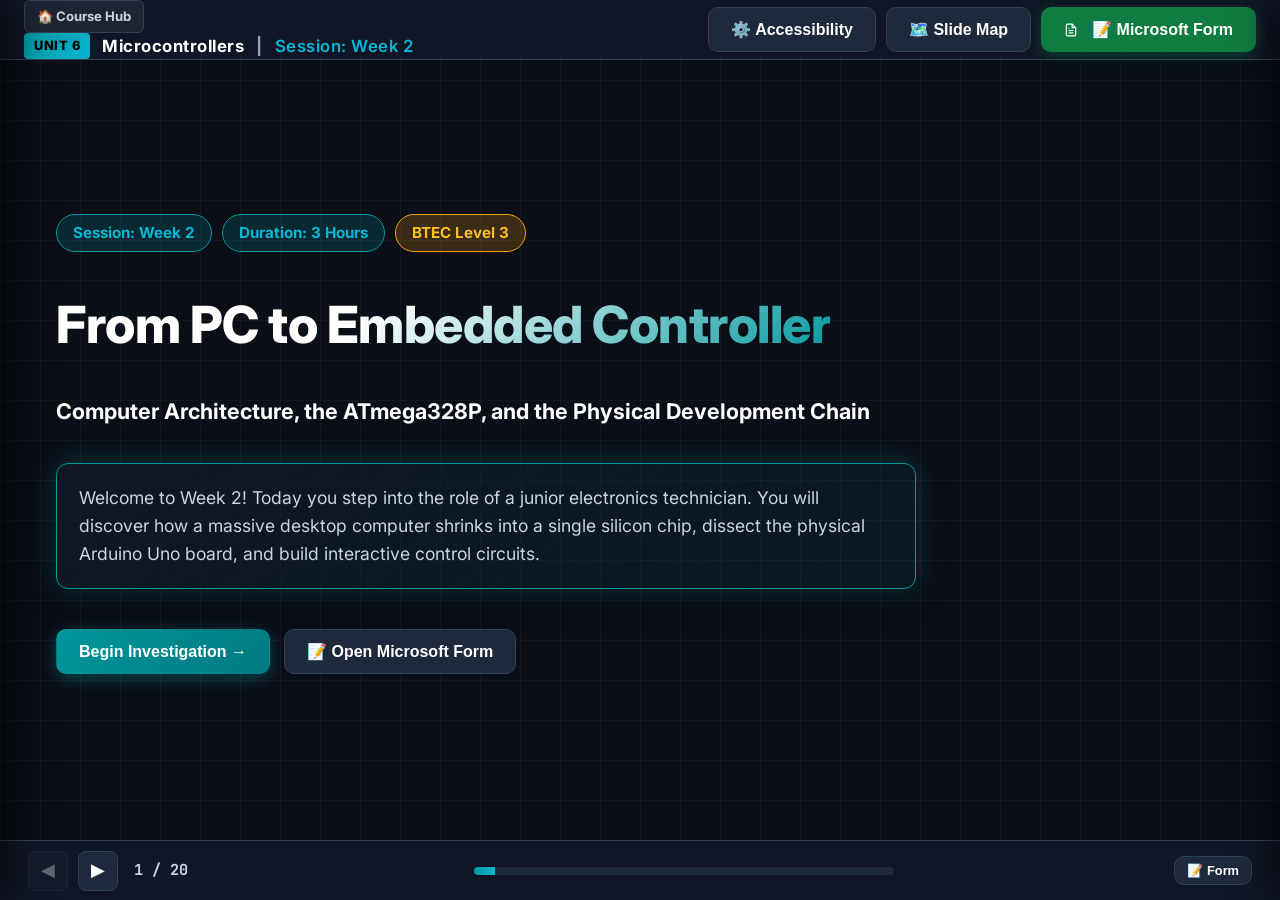
<file: week2/index.html>
<!DOCTYPE html>
<html lang="en">

<head>
  <meta charset="UTF-8">
  <meta name="viewport" content="width=device-width, initial-scale=1.0">
  <title>Unit 6: Microcontrollers — Week 2: From PC to Embedded Controller</title>
  <link rel="stylesheet" href="../shared/css/presentation.css">
  <link rel="stylesheet" href="../shared/css/form-drawer.css">
  <link rel="preconnect" href="https://fonts.googleapis.com">
  <link rel="preconnect" href="https://fonts.gstatic.com" crossorigin>
  <link
    href="https://fonts.googleapis.com/css2?family=Inter:wght@400;500;600;700;800&family=JetBrains+Mono:wght@400;600;700&display=swap"
    rel="stylesheet">
  <style>
    /* Slide Layout & Typography System */
    .slide {
      padding: 28px 56px 84px !important;
    }

    .slide-header {
      margin-bottom: 16px;
    }

    .slide-title {
      font-size: 1.85rem;
      font-weight: 800;
      color: #ffffff;
      letter-spacing: -0.3px;
    }

    .slide-subtitle {
      font-size: 1.05rem;
      color: var(--text-muted);
      margin-top: 4px;
    }

    .slide-body {
      display: flex;
      flex-direction: column;
      gap: 16px;
    }

    .hero-title {
      font-size: 3.2rem;
      font-weight: 800;
      background: linear-gradient(135deg, #ffffff 40%, var(--accent-arduino));
      -webkit-background-clip: text;
      -webkit-text-fill-color: transparent;
      margin-bottom: 10px;
      letter-spacing: -0.5px;
    }

    .badge-bar {
      display: flex;
      gap: 10px;
      margin-bottom: 16px;
      flex-wrap: wrap;
    }

    .badge-pill {
      background: rgba(0, 151, 157, 0.2);
      border: 1px solid var(--accent-arduino);
      color: var(--accent-cyan);
      font-size: 0.95rem;
      font-weight: 700;
      padding: 6px 16px;
      border-radius: 20px;
    }

    .badge-pill.gold {
      background: rgba(245, 158, 11, 0.2);
      border-color: var(--color-warning);
      color: #fbbf24;
    }

    .badge-pill.form-link {
      background: rgba(14, 165, 233, 0.22);
      border: 1px solid #0ea5e9;
      color: #38bdf8;
      cursor: pointer;
      font-size: 0.95rem;
      display: inline-flex;
      align-items: center;
      gap: 6px;
      transition: all 0.2s ease;
    }

    .badge-pill.form-link:hover {
      background: rgba(14, 165, 233, 0.4);
      transform: translateY(-1px);
      box-shadow: 0 0 12px rgba(14, 165, 233, 0.4);
    }

    .card {
      background: var(--bg-surface-elevated);
      border: 1px solid var(--border-subtle);
      border-radius: 12px;
      padding: 20px 22px;
    }

    .card-title {
      font-size: 1.15rem;
      font-weight: 700;
      color: #ffffff;
      margin-bottom: 10px;
    }

    /* KSB Clean Grid Layout */
    .ksb-grid {
      display: grid;
      grid-template-columns: repeat(3, 1fr);
      gap: 20px;
      width: 100%;
    }

    .ksb-card {
      background: var(--bg-surface-elevated);
      border: 1px solid var(--border-subtle);
      border-radius: 12px;
      padding: 22px 24px;
      display: flex;
      flex-direction: column;
    }

    .ksb-card.k {
      border-top: 5px solid var(--accent-cyan);
    }

    .ksb-card.s {
      border-top: 5px solid var(--accent-arduino);
    }

    .ksb-card.b {
      border-top: 5px solid #34d399;
    }

    .takeaway-banner {
      background: rgba(15, 23, 42, 0.95);
      border-left: 4px solid var(--accent-cyan);
      border-radius: 8px;
      padding: 12px 18px;
      font-size: 1rem;
      color: #f1f5f9;
      margin-top: 8px;
      box-shadow: 0 4px 15px rgba(0, 0, 0, 0.3);
    }

    .takeaway-banner strong {
      color: var(--accent-cyan);
    }

    /* Comparison Table */
    .compare-table {
      width: 100%;
      border-collapse: separate;
      border-spacing: 0;
      border-radius: 10px;
      overflow: hidden;
      border: 1px solid var(--border-subtle);
      font-size: 0.96rem;
    }

    .compare-table th {
      background: rgba(30, 41, 59, 0.98);
      color: #ffffff;
      padding: 10px 14px;
      text-align: left;
      font-size: 1rem;
      border-bottom: 2px solid var(--accent-arduino);
    }

    .compare-table td {
      padding: 10px 14px;
      border-bottom: 1px solid rgba(255, 255, 255, 0.08);
      background: rgba(15, 23, 42, 0.7);
      color: var(--text-secondary);
      line-height: 1.5;
    }

    /* Hotspot Board Anatomy (Calibrated & High-Visibility) */
    .board-anatomy-container {
      position: relative;
      background: #090e17;
      border: 1px solid var(--border-subtle);
      border-radius: 14px;
      padding: 16px;
      display: flex;
      gap: 22px;
      align-items: center;
      min-height: 440px;
    }

    .board-image-wrap {
      position: relative;
      flex: 1.1;
      min-height: 420px;
      border-radius: 10px;
      overflow: hidden;
      border: 1px solid rgba(255, 255, 255, 0.12);
      display: flex;
      justify-content: center;
      align-items: center;
      background: #000;
    }

    .board-image-wrap img {
      width: 100%;
      height: 100%;
      max-height: 410px;
      object-fit: contain;
      display: block;
    }

    .hotspot-btn {
      position: absolute;
      width: 32px;
      height: 32px;
      border-radius: 50%;
      background: var(--accent-arduino);
      color: #ffffff;
      border: 2.5px solid #ffffff;
      font-weight: 800;
      font-size: 14px;
      display: flex;
      align-items: center;
      justify-content: center;
      cursor: pointer;
      box-shadow: 0 0 12px rgba(0, 151, 157, 0.9);
      animation: pulse-hotspot 2s infinite;
      transform: translate(-50%, -50%);
      transition: all 0.2s ease;
      z-index: 10;
    }

    .hotspot-btn:hover,
    .hotspot-btn.active {
      transform: translate(-50%, -50%) scale(1.25);
      background: #38bdf8;
      box-shadow: 0 0 20px #38bdf8;
    }

    @keyframes pulse-hotspot {
      0% {
        box-shadow: 0 0 0 0 rgba(0, 151, 157, 0.7);
      }

      70% {
        box-shadow: 0 0 0 12px rgba(0, 151, 157, 0);
      }

      100% {
        box-shadow: 0 0 0 0 rgba(0, 151, 157, 0);
      }
    }

    .hotspot-details-panel {
      flex: 1;
      background: rgba(15, 23, 42, 0.95);
      border: 1px solid var(--accent-arduino);
      border-radius: 12px;
      padding: 22px;
      display: flex;
      flex-direction: column;
      justify-content: center;
      min-height: 300px;
    }

    /* Video Embed Container */
    .video-frame-wrap {
      position: relative;
      width: 100%;
      height: 360px;
      border-radius: 12px;
      overflow: hidden;
      border: 1px solid var(--border-subtle);
      background: #000;
    }

    .video-frame-wrap iframe {
      width: 100%;
      height: 100%;
      border: none;
    }

    .switch-toggle-btn {
      background: #334155;
      color: #ffffff;
      border: 2px solid #64748b;
      padding: 12px 24px;
      border-radius: 30px;
      font-size: 1.05rem;
      font-weight: 700;
      cursor: pointer;
      transition: all 0.2s;
    }

    .switch-toggle-btn.closed {
      background: #059669;
      border-color: #34d399;
      box-shadow: 0 0 18px rgba(52, 211, 153, 0.6);
    }

    .led-indicator {
      width: 44px;
      height: 44px;
      border-radius: 50%;
      margin: 10px auto;
      background: #334155;
      border: 3px solid #1e293b;
      transition: all 0.3s ease;
    }

    .led-indicator.on {
      background: #10b981;
      box-shadow: 0 0 24px #10b981, inset 0 0 8px #ffffff;
    }

    .led-indicator.off {
      background: #ef4444;
      box-shadow: 0 0 14px #ef4444;
    }

    .link-card {
      display: flex;
      align-items: center;
      gap: 16px;
      background: rgba(0, 151, 157, 0.14);
      border: 1px solid var(--accent-arduino);
      border-radius: 10px;
      padding: 14px 18px;
      text-decoration: none;
      color: #ffffff;
      transition: all 0.2s ease;
    }

    .link-card:hover {
      background: rgba(0, 151, 157, 0.28);
      transform: translateY(-2px);
    }
  </style>
</head>

<body>

  <div class="bg-grid"></div>

  <div id="app-container">
    <div id="deck-viewport">

      <!-- Top Header -->
      <header class="deck-header">
        <div class="header-top-row">
          <a href="../index.html" class="nav-hub-link" title="Return to Course Homepage Hub">
            🏠 Course Hub
          </a>
          <div class="brand-badge">
            <span class="pill">UNIT 6</span>
            <span>Microcontrollers</span>
            <span style="color: var(--text-muted);">|</span>
            <span id="header-slide-topic" style="color: var(--accent-cyan); font-weight: 600;">Week 2: Architecture
              &amp; Hardware</span>
          </div>
        </div>
        <div class="header-actions">
          <button class="btn btn-secondary" id="open-a11y-drawer" title="Accessibility &amp; Neurodiversity (Key: A)">
            ⚙️ Accessibility
          </button>
          <button class="btn btn-secondary" id="open-slide-matrix" title="View all slides overview (Key: M)">
            🗺️ Slide Map
          </button>
          <button class="btn btn-form-action open-forms-trigger" data-form-section="Deliverables Form">
            <svg width="14" height="14" viewBox="0 0 24 24" fill="none" stroke="currentColor" stroke-width="2"
              style="margin-right: 4px;">
              <path d="M14 2H6a2 2 0 0 0-2 2v16a2 2 0 0 0 2 2h12a2 2 0 0 0 2-2V8z" />
              <polyline points="14 2 14 8 20 8" />
              <line x1="16" y1="13" x2="8" y2="13" />
              <line x1="16" y1="17" x2="8" y2="17" />
              <polyline points="10 9 9 9 8 9" />
            </svg>
            📝 Microsoft Form
          </button>
        </div>
      </header>

      <!-- Slides Wrapper -->
      <main id="slides-wrapper">

        <!-- ==========================================
             SLIDE 1: Welcome & Briefing
             ========================================== -->
        <section class="slide active" id="slide-1">
          <div class="slide-body" style="justify-content: center; align-items: flex-start;">
            <div class="badge-bar">
              <span class="badge-pill">Session: Week 2</span>
              <span class="badge-pill">Duration: 3 Hours</span>
              <span class="badge-pill gold">BTEC Level 3</span>
            </div>
            <h1 class="hero-title">From PC to Embedded Controller</h1>
            <h2 class="slide-subtitle" style="font-size: 1.35rem; color: var(--text-primary); margin-bottom: 20px;">
              Computer Architecture, the ATmega328P, and the Physical Development Chain
            </h2>
            <div class="card highlight" style="max-width: 860px;">
              <p style="font-size: 1.1rem; line-height: 1.6; color: var(--text-secondary);">
                Welcome to Week 2! Today you step into the role of a junior electronics technician. You will discover
                how a massive desktop computer shrinks into a single silicon chip, dissect the physical Arduino Uno
                board, and build interactive control circuits.
              </p>
            </div>
            <div style="margin-top: 24px; display: flex; gap: 14px;">
              <button class="btn btn-primary" onclick="window.deckEngine.nextSlide()">Begin Investigation →</button>
              <button class="btn btn-secondary open-forms-trigger" data-form-section="Section 1: Student Information">📝
                Open Microsoft Form</button>
            </div>
          </div>
        </section>

        <!-- ==========================================
             SLIDE 2: Week's Learning Outcomes
             ========================================== -->
        <section class="slide" id="slide-2">
          <div class="slide-header">
            <span class="slide-tag">Learning Outcomes • Session Goals</span>
            <h2 class="slide-title">What You Will Master Today</h2>
          </div>
          <div class="slide-body">
            <div class="grid-3col">
              <div class="card" style="border-top: 4px solid #38bdf8;">
                <div class="card-title" style="color: #38bdf8;">Hardware Subsystems</div>
                <p style="font-size: 0.95rem; color: var(--text-secondary); line-height: 1.6;">
                  Identify all main elements of the Arduino Uno system: ATmega328P MCU, 16MHz clock, power regulation,
                  digital GPIO, PWM pins, and analogue inputs.
                </p>
              </div>

              <div class="card" style="border-top: 4px solid var(--accent-arduino);">
                <div class="card-title" style="color: var(--accent-arduino);">Architecture &amp; Memory</div>
                <p style="font-size: 0.95rem; color: var(--text-secondary); line-height: 1.6;">
                  Explain the precise functions of the processor, internal Flash memory (32KB), SRAM (2KB), EEPROM
                  (1KB), and the PC-to-MCU toolchain.
                </p>
              </div>

              <div class="card" style="border-top: 4px solid #34d399;">
                <div class="card-title" style="color: #34d399;">Circuit Design &amp; Control</div>
                <p style="font-size: 0.95rem; color: var(--text-secondary); line-height: 1.6;">
                  Design circuits before coding, program digital outputs (LEDs) and digital inputs (pushbuttons with
                  <code>INPUT_PULLUP</code>), and solve industrial control challenges.
                </p>
              </div>
            </div>

            <div class="takeaway-banner">
              <strong>💡 Something to Remember:</strong> By the end of this session, you will be able to trace any
              automated system from sensor input → microcontroller decision → actuator output!
            </div>
          </div>
        </section>

        <!-- ==========================================
             SLIDE 3: Professional KSBs
             ========================================== -->
        <section class="slide" id="slide-3">
          <div class="slide-header">
            <span class="slide-tag">Professional Standards • Engineering KSBs</span>
            <h2 class="slide-title">Knowledge, Skills &amp; Behaviours</h2>
            <p class="slide-subtitle">Industry standards expected of practicing electronics &amp; embedded technicians
            </p>
          </div>
          <div class="slide-body">
            <div class="ksb-grid">
              <div class="ksb-card k">
                <div class="card-title" style="color: var(--accent-cyan); font-size: 1.1rem; margin-bottom: 12px;">🧠
                  Knowledge (K)</div>
                <ul style="padding-left: 20px; font-size: 0.95rem; color: var(--text-secondary); line-height: 1.65;">
                  <li>PC vs Microcontroller architecture differences</li>
                  <li>ATmega328P memory layout (Flash, SRAM, EEPROM)</li>
                  <li>Input → Processing → Output (IPO) model</li>
                  <li>Electrical limits (5V logic, 20mA per pin)</li>
                </ul>
              </div>
              <div class="ksb-card s">
                <div class="card-title" style="color: var(--accent-arduino); font-size: 1.1rem; margin-bottom: 12px;">
                  🛠️ Skills (S)</div>
                <ul style="padding-left: 20px; font-size: 0.95rem; color: var(--text-secondary); line-height: 1.65;">
                  <li>Locate physical subsystems on the Arduino Uno PCB</li>
                  <li>Extract parameters from official manufacturer datasheets</li>
                  <li>Design circuit schematics prior to programming</li>
                  <li>Write structured C++ sketches with <code>setup()</code> &amp; <code>loop()</code></li>
                </ul>
              </div>
              <div class="ksb-card b">
                <div class="card-title" style="color: #34d399; font-size: 1.1rem; margin-bottom: 12px;">🎯 Behaviors (B)
                </div>
                <ul style="padding-left: 20px; font-size: 0.95rem; color: var(--text-secondary); line-height: 1.65;">
                  <li>Adhere strictly to electrical safety before applying power</li>
                  <li>Verify manufacturer documentation before wiring</li>
                  <li>Follow the Predict → Run → Observe → Explain cycle</li>
                  <li>Record engineering evidence diligently</li>
                </ul>
              </div>
            </div>

            <div class="takeaway-banner">
              <strong>💡 Something to Remember:</strong> Professional engineers always verify hardware ratings before
              applying power to avoid permanent silicon damage!
            </div>
          </div>
        </section>

        <!-- ==========================================
             SLIDE 4: Diagnostic Engineering Toolbox
             ========================================== -->
        <section class="slide" id="slide-4">
          <div class="slide-header">
            <span class="slide-tag">Activity 1 • Retrieval Warm-Up</span>
            <h2 class="slide-title">Diagnostic Engineering Toolbox</h2>
            <p class="slide-subtitle">Let's check your foundational electronics &amp; digital concepts through verbal
              discussion</p>
          </div>
          <div class="slide-body">
            <div style="display: flex; gap: 10px; margin-bottom: 8px;">
              <span class="badge-pill form-link open-forms-trigger"
                data-form-section="Section 2: Diagnostic Engineering Toolbox">
                📝 ACTION: Open Microsoft Form &rarr; Answer in Section 2
              </span>
            </div>

            <div class="grid-2col">
              <div class="card">
                <div class="card-title">🗣️ Question 1: Digital vs Analogue Signals</div>
                <p style="font-size: 0.95rem; color: var(--text-secondary); line-height: 1.5;">
                  <strong>Can you describe the core difference?</strong><br>
                  Think about a light switch (ON/OFF) versus a dimmer knob (smooth continuous fading). How do these map
                  to computer voltages?
                </p>
              </div>

              <div class="card">
                <div class="card-title">🗣️ Question 2: Why do LEDs Need Resistors?</div>
                <p style="font-size: 0.95rem; color: var(--text-secondary); line-height: 1.5;">
                  <strong>What happens if you connect an LED directly to 5V?</strong><br>
                  Recall Ohm's Law (V = I × R). Without resistance, what happens to the current flowing through the
                  diode?
                </p>
              </div>

              <div class="card">
                <div class="card-title">🗣️ Question 3: Input, Processing, or Output?</div>
                <p style="font-size: 0.95rem; color: var(--text-secondary); line-height: 1.5;">
                  <strong>Classify these devices:</strong> Pushbutton switch, ATmega328P chip, Piezo buzzer, Temperature
                  sensor, Relay.
                </p>
              </div>

              <div class="card">
                <div class="card-title">🗣️ Question 4: Maximum Pin Current Rating</div>
                <p style="font-size: 0.95rem; color: var(--text-secondary); line-height: 1.5;">
                  <strong>How much current can an Arduino pin safely deliver?</strong><br>
                  Is it 20mA, 500mA, or 2 Amperes? Why can't an Arduino pin drive a heavy DC motor directly?
                </p>
              </div>
            </div>

            <div class="takeaway-banner">
              <strong>💡 Takeaway to Remember:</strong> Voltage (V) is the electrical driving pressure, Current (I) is
              the rate of charge flow, and Resistance (R) limits that flow to keep components safe.
            </div>
          </div>
        </section>

        <!-- ==========================================
             SLIDE 5: Investigating PC Architecture
             ========================================== -->
        <section class="slide" id="slide-5">
          <div class="slide-header">
            <span class="slide-tag">Activity 2 • Computer Architecture</span>
            <h2 class="slide-title">Can You Think of Your PC or Laptop at Home?</h2>
            <p class="slide-subtitle">What parts do you think it consists of inside the case?</p>
          </div>
          <div class="slide-body">
            <div class="grid-2col" style="align-items: center;">
              <div class="card" style="padding: 6px; text-align: center;">
                <img src="pc_annotated_parts.jpg" alt="Annotated PC Architecture Diagram"
                  style="width: 100%; max-height: 310px; object-fit: contain; border-radius: 6px;">
              </div>

              <div class="card highlight">
                <div class="card-title">🖥️ Core PC Subsystems</div>
                <p style="font-size: 0.95rem; color: var(--text-secondary); line-height: 1.6;">
                  Just like your desktop or laptop at home, a computer system coordinates distinct subsystems:
                </p>
                <ul style="padding-left: 18px; font-size: 0.9rem; color: var(--text-secondary); line-height: 1.6;">
                  <li><strong>CPU (Central Processing Unit):</strong> The brain executing instructions.</li>
                  <li><strong>RAM (Random Access Memory):</strong> Ultra-fast volatile temporary workspace.</li>
                  <li><strong>SSD / NVMe Storage:</strong> Permanent non-volatile storage for files &amp; OS.</li>
                  <li><strong>Motherboard &amp; Bus:</strong> High-speed data highways connecting all parts.</li>
                  <li><strong>I/O Ports:</strong> USB, HDMI, and audio ports for human communication.</li>
                </ul>
              </div>
            </div>

            <div class="takeaway-banner">
              <strong>💡 Fact to Remember:</strong> The CPU executes calculations, RAM holds active data temporarily,
              while the SSD stores your programs permanently even when power is off!
            </div>
          </div>
        </section>

        <!-- ==========================================
             SLIDE 6: Video Exploration: Inside the Computer
             ========================================== -->
        <section class="slide" id="slide-6">
          <div class="slide-header">
            <span class="slide-tag">Video Investigation • 3 Minutes</span>
            <h2 class="slide-title">Inside the Machine: How Computers Process Data</h2>
            <p class="slide-subtitle">Watch how the CPU, Clock, and Memory interact during the Fetch-Decode-Execute
              cycle</p>
          </div>
          <div class="slide-body">
            <div class="grid-2col" style="align-items: center;">
              <div class="video-frame-wrap">
                <iframe src="https://www.youtube-nocookie.com/embed/AkFi90lZmXA?rel=0"
                  title="Computer Architecture Video"
                  allow="accelerometer; autoplay; clipboard-write; encrypted-media; gyroscope; picture-in-picture"
                  allowfullscreen></iframe>
              </div>

              <div class="card highlight">
                <div class="card-title">🤔 Video Discussion Questions</div>
                <ol style="padding-left: 18px; font-size: 0.92rem; color: var(--text-secondary); line-height: 1.7;">
                  <li><strong>What is the Clock Pulse?</strong> Why does the CPU need a rhythmic clock beat to step
                    through instructions?</li>
                  <li><strong>What is the Fetch-Decode-Execute cycle?</strong> Where does the CPU fetch instructions
                    from?</li>
                  <li><strong>Why does the CPU need Registers?</strong> How are they different from main RAM?</li>
                </ol>
              </div>
            </div>

            <div class="takeaway-banner">
              <strong>💡 Fact to Remember:</strong> Every single computer instruction—from a supercomputer to an
              Arduino—moves in rhythm with a quartz crystal clock pulse!
            </div>
          </div>
        </section>

        <!-- ==========================================
             SLIDE 7: The Universal IPO Model & Block Diagram
             ========================================== -->
        <section class="slide" id="slide-7">
          <div class="slide-header">
            <span class="slide-tag">Activity 3 • Control System Architecture</span>
            <h2 class="slide-title">Input → Processing → Output (IPO) Model</h2>
            <p class="slide-subtitle">The foundational architecture behind all automated engineering control systems</p>
          </div>
          <div class="slide-body">
            <div class="grid-2col" style="align-items: center;">
              <div>
                <div
                  style="display: flex; gap: 8px; justify-content: space-between; align-items: center; margin-bottom: 12px;">
                  <div class="card" style="flex: 1; text-align: center; padding: 10px; border-top: 3px solid #38bdf8;">
                    <div style="font-size: 1.4rem;">🎛️</div>
                    <strong style="color: #38bdf8; font-size: 0.85rem;">INPUT</strong>
                    <div style="font-size: 0.75rem; color: var(--text-muted);">Sensors &amp; Switches</div>
                  </div>
                  <span style="font-size: 1.2rem; color: var(--text-muted);">&rarr;</span>
                  <div class="card"
                    style="flex: 1.2; text-align: center; padding: 10px; border-top: 3px solid var(--accent-arduino);">
                    <div style="font-size: 1.4rem;">🧠</div>
                    <strong style="color: var(--accent-arduino); font-size: 0.85rem;">PROCESSING</strong>
                    <div style="font-size: 0.75rem; color: var(--text-muted);">CPU &amp; Firmware</div>
                  </div>
                  <span style="font-size: 1.2rem; color: var(--text-muted);">&rarr;</span>
                  <div class="card" style="flex: 1; text-align: center; padding: 10px; border-top: 3px solid #34d399;">
                    <div style="font-size: 1.4rem;">💡</div>
                    <strong style="color: #34d399; font-size: 0.85rem;">OUTPUT</strong>
                    <div style="font-size: 0.75rem; color: var(--text-muted);">LEDs, Relays, Motors</div>
                  </div>
                </div>

                <div class="card highlight">
                  <p style="font-size: 0.9rem; color: var(--text-secondary); line-height: 1.5; margin: 0;">
                    <strong>Industrial Example:</strong> Safety Interlock Gate<br>
                    <strong>Input:</strong> Switch on Pin 2 detects if safety cage is closed (5V = SAFE).<br>
                    <strong>Processing:</strong> ATmega328P evaluates safety logic.<br>
                    <strong>Output:</strong> Sets Pin 13 HIGH to energize motor contactor relay.
                  </p>
                </div>
              </div>

              <div class="card" style="padding: 6px; text-align: center;">
                <img src="pc_block_diagram.jpg" alt="Computer Architecture Block Diagram"
                  style="width: 100%; max-height: 290px; object-fit: contain; border-radius: 6px;">
              </div>
            </div>

            <div class="takeaway-banner">
              <strong>💡 Fact to Remember:</strong> The Input-Processing-Output loop is the universal blueprint for
              every embedded system in robotics, aerospace, and manufacturing.
            </div>
          </div>
        </section>

        <!-- ==========================================
             SLIDE 8: "Shrink the Computer" - Discovery
             ========================================== -->
        <section class="slide" id="slide-8">
          <div class="slide-header">
            <span class="slide-tag">Activity 4 • Architecture Discovery</span>
            <h2 class="slide-title">"Shrinking the Computer": PC vs Microcontroller</h2>
            <p class="slide-subtitle">What is a microcontroller, and why don't we use desktop PCs inside microwaves or
              cars?</p>
          </div>
          <div class="slide-body">
            <div class="grid-2col">
              <div class="card highlight">
                <div class="card-title">💡 Core Engineering Definition</div>
                <p style="font-size: 1.05rem; color: #ffffff; line-height: 1.6;">
                  <strong>Microcontrollers are special-purpose computers</strong> designed to control a physical
                  process, machine, or electronic circuit directly.
                </p>
                <p style="font-size: 0.95rem; color: var(--text-secondary); line-height: 1.6; margin-top: 10px;">
                  Instead of multiple separate circuit boards for CPU, RAM, and Storage, an entire computer system is
                  integrated into a <strong>single silicon chip</strong>.
                </p>
              </div>

              <div class="card">
                <div class="card-title">🤔 Think-Pair-Share Challenge</div>
                <p style="font-size: 0.95rem; color: var(--text-secondary); line-height: 1.6;">
                  Before we reveal the technical comparison matrix, discuss with your partner:
                </p>
                <ul style="padding-left: 18px; font-size: 0.92rem; color: var(--text-secondary); line-height: 1.7;">
                  <li>How does processor speed compare (Gigahertz vs Megahertz)?</li>
                  <li>How does memory scale (Gigabytes vs Kilobytes)?</li>
                  <li>Why would a full Windows OS be bad for an emergency brake controller?</li>
                  <li>How does power consumption compare (300 Watts vs 0.25 Watts)?</li>
                </ul>
              </div>
            </div>

            <div class="takeaway-banner">
              <strong>💡 Takeaway to Remember:</strong> Microcontrollers trade raw computing speed for ultra-low power,
              low cost, and microsecond deterministic timing.
            </div>
          </div>
        </section>

        <!-- ==========================================
             SLIDE 9: PC vs Microcontroller Comparison Table
             ========================================== -->
        <section class="slide" id="slide-9">
          <div class="slide-header">
            <span class="slide-tag">Comparative Matrix • Technical Breakdown</span>
            <h2 class="slide-title">PC vs Microcontroller: Comparison Breakdown</h2>
            <p class="slide-subtitle">Comparing general-purpose computers with dedicated embedded controllers</p>
          </div>
          <div class="slide-body">
            <div style="display: flex; gap: 10px; margin-bottom: 8px;">
              <span class="badge-pill form-link open-forms-trigger"
                data-form-section="Section 3: PC vs Microcontroller Architecture">
                📝 ACTION: Open Microsoft Form &rarr; Complete Matrix in Section 3
              </span>
            </div>
            <table class="compare-table">
              <thead>
                <tr>
                  <th>Subsystem</th>
                  <th>Personal Computer (PC)</th>
                  <th>Arduino Uno (ATmega328P)</th>
                  <th>Comparison / Why the Difference?</th>
                </tr>
              </thead>
              <tbody>
                <tr>
                  <td><strong>Processor</strong></td>
                  <td>Multi-core x86/ARM (3+ GHz)</td>
                  <td>8-bit AVR RISC (16 MHz)</td>
                  <td>Embedded tasks only require lightweight, real-time control logic.</td>
                </tr>
                <tr>
                  <td><strong>Software Layer</strong></td>
                  <td>Full OS (Windows, Linux, macOS)</td>
                  <td>Bare-Metal Firmware (Loop)</td>
                  <td>Zero OS overhead = instant cycle-accurate, deterministic response.</td>
                </tr>
                <tr>
                  <td><strong>Program Storage</strong></td>
                  <td>SSD / NVMe (512 GB – 2 TB)</td>
                  <td>Internal Flash (32 KB total)</td>
                  <td>Microcontroller code compiles to compact raw machine instructions.</td>
                </tr>
                <tr>
                  <td><strong>Working Memory</strong></td>
                  <td>RAM (8 GB – 32 GB)</td>
                  <td>Internal SRAM (2 KB)</td>
                  <td>Holds runtime variables directly on the MCU die without external buses.</td>
                </tr>
                <tr>
                  <td><strong>Direct I/O Pins</strong></td>
                  <td>Standardized ports (USB, PCIe)</td>
                  <td>14 Digital I/O, 6 Analogue In</td>
                  <td>Direct memory-mapped control of physical voltages (0V / 5V).</td>
                </tr>
                <tr>
                  <td><strong>Power Draw</strong></td>
                  <td>65 W – 400 W (Mains AC)</td>
                  <td>~0.25 W (50 mA @ 5V DC)</td>
                  <td>Enables battery operation and sealed, low-heat industrial enclosures.</td>
                </tr>
              </tbody>
            </table>

            <div class="takeaway-banner">
              <strong>💡 Fact to Remember:</strong> Bare-metal firmware means your code has complete, uninterrupted
              control of the hardware from the instant power is applied.
            </div>
          </div>
        </section>

        <!-- ==========================================
             SLIDE 10: Interactive Arduino Uno Anatomy
             ========================================== -->
        <section class="slide" id="slide-10">
          <div class="slide-header">
            <span class="slide-tag">Activity 5 • Hardware Anatomy</span>
            <h2 class="slide-title">Interactive Arduino Uno Rev3 Board Anatomy</h2>
            <p class="slide-subtitle">Click the numbered hotspots to inspect each physical subsystem on the board</p>
          </div>
          <div class="slide-body">
            <div class="board-anatomy-container">
              <div class="board-image-wrap">
                <img src="Arduino_Uno_-_R3.jpg" alt="Arduino Uno Rev3 Board Photo">

                <!-- Calibrated Hotspot Alignment for 600x600 Board -->
                <button class="hotspot-btn active" style="top: 72%; left: 66%;" onclick="selectHotspot('mcu')"
                  title="1: ATmega328P Microcontroller">1</button>
                <button class="hotspot-btn" style="top: 24%; left: 14%;" onclick="selectHotspot('usb')"
                  title="2: USB Interface">2</button>
                <button class="hotspot-btn" style="top: 78%; left: 14%;" onclick="selectHotspot('power')"
                  title="3: DC Power Jack & Regulator">3</button>
                <button class="hotspot-btn" style="top: 7%; left: 64%;" onclick="selectHotspot('digital')"
                  title="4: Digital I/O Header">4</button>
                <button class="hotspot-btn" style="top: 93%; left: 74%;" onclick="selectHotspot('analog')"
                  title="5: Analogue In Header">5</button>
                <button class="hotspot-btn" style="top: 50%; left: 42%;" onclick="selectHotspot('clock')"
                  title="6: 16MHz Crystal Oscillator">6</button>
              </div>

              <div class="hotspot-details-panel">
                <div
                  style="font-size: 0.82rem; font-weight: 800; color: var(--accent-arduino); text-transform: uppercase;"
                  id="hotspot-tag">Subsystem 1</div>
                <h3 style="color: #ffffff; margin: 6px 0 10px 0; font-size: 1.15rem;" id="hotspot-title">ATmega328P
                  Microcontroller</h3>
                <p style="color: var(--text-secondary); font-size: 0.92rem; line-height: 1.5;" id="hotspot-desc">
                  The brain of the board: an 8-bit AVR RISC microcontroller executing instructions at 16 MHz. Houses
                  32KB Flash (program storage), 2KB SRAM (variables), and 1KB EEPROM (non-volatile settings).
                </p>
                <div
                  style="background: rgba(0, 151, 157, 0.15); border-left: 3px solid var(--accent-arduino); padding: 6px 10px; border-radius: 4px; font-size: 0.85rem; color: #7dd3fc; margin-top: 8px;"
                  id="hotspot-spec">
                  <strong>Key Spec:</strong> 28-pin Dual In-Line Package (DIP), 16 MIPS throughput at 16 MHz.
                </div>
              </div>
            </div>

            <div class="takeaway-banner">
              <strong>💡 Fact to Remember:</strong> Every electronic subsystem on the PCB exists to supply power, clock
              signals, and protection to the central ATmega328P chip.
            </div>
          </div>
        </section>

        <!-- ==========================================
             SLIDE 11: Pinout Mapping & Subsystems
             ========================================== -->
        <section class="slide" id="slide-11">
          <div class="slide-header">
            <span class="slide-tag">Pinout Reference • Electrical Interface</span>
            <h2 class="slide-title">Arduino Uno Rev3 Pinout Architecture</h2>
            <p class="slide-subtitle">Detailed mapping of digital GPIO, PWM channels (~), analogue inputs, and power
              rails</p>
          </div>
          <div class="slide-body">
            <div class="grid-2col" style="align-items: center;">
              <div class="card" style="padding: 6px; text-align: center;">
                <img src="Arduino-uno-pinout.png" alt="Arduino Uno Full Pinout Diagram"
                  style="width: 100%; max-height: 300px; object-fit: contain; border-radius: 6px; background: #000; padding: 4px;">
              </div>

              <div class="card">
                <div class="card-title">📌 Header Pin Categories</div>
                <div style="display: flex; flex-direction: column; gap: 6px; margin-top: 6px;">
                  <div
                    style="background: rgba(30, 41, 59, 0.7); padding: 6px 10px; border-radius: 6px; border-left: 3px solid #38bdf8;">
                    <strong style="color: #ffffff; font-size: 0.88rem;">Digital I/O (Pins 0 to 13):</strong>
                    <div style="font-size: 0.82rem; color: var(--text-secondary);">Configurable via
                      <code>pinMode()</code> as INPUT or OUTPUT. Pins 0 (RX) and 1 (TX) handle hardware serial.
                    </div>
                  </div>
                  <div
                    style="background: rgba(30, 41, 59, 0.7); padding: 6px 10px; border-radius: 6px; border-left: 3px solid #fbbf24;">
                    <strong style="color: #ffffff; font-size: 0.88rem;">PWM Pins (~3, 5, 6, 9, 10, 11):</strong>
                    <div style="font-size: 0.82rem; color: var(--text-secondary);">Provide 8-bit Pulse Width Modulation
                      via <code>analogWrite()</code> for motor speed and LED dimming.</div>
                  </div>
                  <div
                    style="background: rgba(30, 41, 59, 0.7); padding: 6px 10px; border-radius: 6px; border-left: 3px solid #34d399;">
                    <strong style="color: #ffffff; font-size: 0.88rem;">Analogue Inputs (Pins A0 to A5):</strong>
                    <div style="font-size: 0.82rem; color: var(--text-secondary);">Connected to 10-bit ADC (0V–5V mapped
                      to integer range 0 to 1023).</div>
                  </div>
                  <div
                    style="background: rgba(30, 41, 59, 0.7); padding: 6px 10px; border-radius: 6px; border-left: 3px solid #f43f5e;">
                    <strong style="color: #ffffff; font-size: 0.88rem;">Power Header (5V, 3.3V, GND, VIN):</strong>
                    <div style="font-size: 0.82rem; color: var(--text-secondary);">Power supply pins for sensors. VIN
                      accepts 7–12V DC input.</div>
                  </div>
                </div>
              </div>
            </div>

            <div class="takeaway-banner" style="border-left-color: #f59e0b;">
              <strong>⚠️ Vital Engineering Rule:</strong> Every pin has a dedicated function and strict electrical
              limits (Maximum 20mA recommended continuous current per I/O pin).
            </div>
          </div>
        </section>

        <!-- ==========================================
             SLIDE 12: Datasheet Scavenger Hunt
             ========================================== -->
        <section class="slide" id="slide-12">
          <div class="slide-header">
            <span class="slide-tag">Activity 6 • Datasheet Investigation</span>
            <h2 class="slide-title">Official Datasheet &amp; Tech Specs Scavenger Hunt</h2>
            <p class="slide-subtitle">Use the official manufacturer documentation to verify hardware limits</p>
          </div>
          <div class="slide-body">
            <div style="display: flex; gap: 10px; margin-bottom: 8px;">
              <span class="badge-pill form-link open-forms-trigger"
                data-form-section="Section 4: Arduino Uno Rev3 Datasheet Scavenger Hunt">
                📝 ACTION: Open Microsoft Form &rarr; Answer in Section 4
              </span>
            </div>

            <div style="display: grid; grid-template-columns: 1fr 1fr; gap: 10px; margin-bottom: 10px;">
              <a href="https://docs.arduino.cc/hardware/uno-rev3/#tech-specs" target="_blank" rel="noopener noreferrer"
                class="link-card">
                <span style="font-size: 1.4rem;">📖</span>
                <div>
                  <div style="font-weight: 700; color: var(--accent-cyan); font-size: 0.95rem;">Arduino Docs — Uno Rev3
                    Tech Specs ↗</div>
                  <div style="font-size: 0.82rem; color: var(--text-secondary);">👉 Explore the <strong>Interactive
                      Board Viewer</strong> &amp; pin maps!</div>
                </div>
              </a>

              <a href="https://store.arduino.cc/products/arduino-uno-rev3?srsltid=AfmBOoro-362SC0U3KXdkqwYMcEdel4K0V_-ozKKI_ucMJap4Mh2fbNy"
                target="_blank" rel="noopener noreferrer" class="link-card">
                <span style="font-size: 1.4rem;">🛒</span>
                <div>
                  <div style="font-weight: 700; color: #fbbf24; font-size: 0.95rem;">Arduino Store — Hardware Overview ↗
                  </div>
                  <div style="font-size: 0.82rem; color: var(--text-secondary);">Official technical specifications &amp;
                    electrical ratings</div>
                </div>
              </a>
            </div>

            <div class="grid-2col">
              <div class="card">
                <div class="card-title">🔍 Scavenger Targets (Record in Form):</div>
                <ul style="padding-left: 18px; font-size: 0.9rem; color: var(--text-secondary); line-height: 1.7;">
                  <li>What is the total <strong>Flash memory</strong> on the ATmega328P?</li>
                  <li>What is the size of <strong>SRAM</strong> working memory?</li>
                  <li>What is the recommended <strong>input voltage</strong> via the Barrel Jack / VIN?</li>
                  <li>What is the <strong>clock speed</strong> set by the crystal oscillator?</li>
                </ul>
              </div>

              <div class="card highlight">
                <div class="card-title">💡 Why Check the Datasheet?</div>
                <p style="font-size: 0.92rem; color: var(--text-secondary); line-height: 1.6;">
                  Applying overvoltage (e.g. 24V into VIN or 12V directly into a 5V pin) will instantly destroy the
                  microcontroller. Always confirm voltage thresholds before connecting any power supply!
                </p>
              </div>
            </div>

            <div class="takeaway-banner">
              <strong>💡 Fact to Remember:</strong> Datasheets are the definitive single source of truth for all
              electronic engineering designs and component tolerances.
            </div>
          </div>
        </section>

        <!-- ==========================================
             SLIDE 13: Circuit Design First - LED Circuit
             ========================================== -->
        <section class="slide" id="slide-13">
          <div class="slide-header">
            <span class="slide-tag">Engineering Rule 1 • Design First</span>
            <h2 class="slide-title">Design Before Code: LED Output Circuit</h2>
            <p class="slide-subtitle">Always design and draw the physical circuit schematic before writing firmware</p>
          </div>
          <div class="slide-body">
            <div style="display: flex; gap: 10px; margin-bottom: 8px;">
              <span class="badge-pill form-link open-forms-trigger"
                data-form-section="Section 5: Practical Programming & Circuit Design Evidence">
                📝 ACTION: Open Microsoft Form &rarr; Record Circuit Evidence in Section 5
              </span>
            </div>
            <div class="grid-2col">
              <div class="card highlight">
                <div class="card-title">📐 Circuit Schematic Requirements</div>
                <p style="font-size: 0.95rem; color: var(--text-secondary); line-height: 1.6;">
                  Before writing <code>digitalWrite()</code>, draw the circuit loop:
                </p>
                <ul style="padding-left: 18px; font-size: 0.92rem; color: var(--text-secondary); line-height: 1.7;">
                  <li><strong>Anode (+ longer leg):</strong> Connects to Digital Pin 13.</li>
                  <li><strong>Resistor (220&Omega;):</strong> In series to limit current: I = (5V - 2V) / 220&Omega;
                    &approx; 13.6 mA.</li>
                  <li><strong>Cathode (- shorter flat leg):</strong> Returns to Arduino GND.</li>
                </ul>
                <div
                  style="background: rgba(0, 151, 157, 0.15); border-left: 3px solid var(--accent-arduino); padding: 8px 12px; border-radius: 4px; font-size: 0.85rem; color: #a5f3fc; margin-top: 8px;">
                  Pin 13 also has an onboard surface-mount LED already wired to GND!
                </div>
              </div>

              <div class="card">
                <div class="card-title">📝 Student Workbook Task</div>
                <p style="font-size: 0.92rem; color: var(--text-secondary); line-height: 1.6;">
                  On your paper workbook or in Section 5 of the Microsoft Form, sketch the schematic diagram using
                  standard symbols:
                </p>
                <div
                  style="font-family: var(--font-mono); font-size: 0.85rem; background: #090e17; padding: 10px; border-radius: 6px; color: #38bdf8; margin-top: 8px;">
                  [Pin 13 (5V)] &rarr; [Resistor 220&Omega;] &rarr; [LED &rarr;|] &rarr; [GND (0V)]
                </div>
              </div>
            </div>

            <div class="takeaway-banner">
              <strong>💡 Fact to Remember:</strong> Hardware mistakes like short circuits cannot be undone by rewriting
              code—always verify wiring first!
            </div>
          </div>
        </section>

        <!-- ==========================================
             SLIDE 14: Core Program Structure - setup() vs loop()
             ========================================== -->
        <section class="slide" id="slide-14">
          <div class="slide-header">
            <span class="slide-tag">Firmware Architecture • Execution Cycle</span>
            <h2 class="slide-title">Arduino Execution Model: <code>setup()</code> vs <code>loop()</code></h2>
            <p class="slide-subtitle">Understanding the microcontroller startup lifecycle and continuous execution
              engine</p>
          </div>
          <div class="slide-body">
            <div class="grid-2col">
              <div class="card highlight">
                <div class="card-title">⚙️ Microcontroller Execution Lifecycle</div>
                <div
                  style="background: #090e17; padding: 12px; border-radius: 8px; border: 1px solid rgba(56, 189, 248, 0.2); margin-bottom: 10px;">
                  <div
                    style="display: flex; flex-direction: column; gap: 8px; font-family: var(--font-mono); font-size: 0.85rem;">
                    <div style="color: #fbbf24; display: flex; align-items: center; gap: 8px;">
                      <span>⚡ Power ON / Reset Button</span>
                    </div>
                    <div style="color: #64748b; padding-left: 20px;">│ &darr; (Bootloader initializes hardware)</div>
                    <div
                      style="background: rgba(56, 189, 248, 0.15); border: 1px solid #38bdf8; padding: 8px 12px; border-radius: 6px; color: #38bdf8;">
                      <strong>void setup() { ... }</strong>
                      <div style="font-size: 0.78rem; color: #cbd5e1; font-family: var(--font-sans); margin-top: 2px;">
                        • Runs <strong>EXACTLY ONCE</strong> at boot/reset<br>
                        • Configures hardware pin modes (<code>pinMode</code>)<br>
                        • Initializes Serial communication &amp; sensor calibration
                      </div>
                    </div>
                    <div style="color: #64748b; padding-left: 20px;">│ &darr; (Enters non-terminating control loop)
                    </div>
                    <div
                      style="background: rgba(52, 211, 153, 0.15); border: 1px solid #34d399; padding: 8px 12px; border-radius: 6px; color: #34d399;">
                      <strong>void loop() { ... }</strong>
                      <div style="font-size: 0.78rem; color: #cbd5e1; font-family: var(--font-sans); margin-top: 2px;">
                        • Repeats <strong>FOREVER / CONTINUOUSLY</strong><br>
                        • Polls input sensors (<code>digitalRead</code>)<br>
                        • Executes decision logic &amp; drives outputs (<code>digitalWrite</code>)
                      </div>
                    </div>
                  </div>
                </div>
              </div>

              <div class="card">
                <div class="card-title">🔬 Key Architectural Differences</div>
                <div
                  style="display: flex; flex-direction: column; gap: 10px; font-size: 0.88rem; color: var(--text-secondary); line-height: 1.6;">
                  <div
                    style="background: rgba(15, 23, 42, 0.6); padding: 10px; border-radius: 6px; border-left: 3px solid #38bdf8;">
                    <strong style="color: #38bdf8;">void setup()</strong>
                    <p style="margin: 4px 0 0 0; font-size: 0.84rem;">
                      If you put pin configuration inside <code>loop()</code>, the MCU needlessly reconfigures hardware
                      registers millions of times per second. Keep initialization in <code>setup()</code>!
                    </p>
                  </div>
                  <div
                    style="background: rgba(15, 23, 42, 0.6); padding: 10px; border-radius: 6px; border-left: 3px solid #34d399;">
                    <strong style="color: #34d399;">void loop()</strong>
                    <p style="margin: 4px 0 0 0; font-size: 0.84rem;">
                      Unlike a desktop C++ <code>main()</code> function that returns 0 and exits to the OS, an embedded
                      microcontroller has no OS to return to. <code>loop()</code> runs continuously until power is
                      removed.
                    </p>
                  </div>
                  <div
                    style="background: rgba(15, 23, 42, 0.6); padding: 8px 10px; border-radius: 6px; font-family: var(--font-mono); font-size: 0.78rem; color: #94a3b8;">
                    // Behind the scenes in Arduino AVR core:<br>
                    int main(void) { init(); setup(); for(;;) { loop(); } }
                  </div>
                </div>
              </div>
            </div>

            <div class="takeaway-banner">
              <strong>💡 Fundamental Law:</strong> <code>setup()</code> prepares and initializes the hardware once;
              <code>loop()</code> controls the real-time continuous operation forever.
            </div>
          </div>
        </section>

        <!-- ==========================================
             SLIDE 15: Digital Output - digitalWrite & delay
             ========================================== -->
        <section class="slide" id="slide-15">
          <div class="slide-header">
            <span class="slide-tag">Activity 7 • Digital Output</span>
            <h2 class="slide-title">Digital Output: <code>digitalWrite()</code> &amp; <code>delay()</code></h2>
            <p class="slide-subtitle">Driving voltage levels to actuators and timing microcontroller execution</p>
          </div>
          <div class="slide-body">
            <div class="grid-2col">
              <div class="card">
                <div class="card-title">📖 Official Documentation Links</div>
                <div style="display: flex; flex-direction: column; gap: 8px; margin-bottom: 10px;">
                  <a href="https://www.arduino.cc/reference/en/language/functions/digital-io/digitalwrite/"
                    target="_blank" rel="noopener noreferrer"
                    style="color: var(--accent-cyan); font-size: 0.88rem; text-decoration: underline;">
                    📖 <code>digitalWrite(pin, value)</code> Reference ↗
                  </a>
                  <div style="font-size: 0.82rem; color: var(--text-secondary);">One-liner: Sets a digital pin to output
                    either 5.0V (HIGH) or 0.0V (LOW).</div>

                  <a href="https://www.arduino.cc/reference/en/language/functions/time/delay/" target="_blank"
                    rel="noopener noreferrer" style="color: #fbbf24; font-size: 0.88rem; text-decoration: underline;">
                    📖 <code>delay(milliseconds)</code> Reference ↗
                  </a>
                  <div style="font-size: 0.82rem; color: var(--text-secondary);">One-liner: Pauses program execution for
                    a specified number of milliseconds (1000ms = 1s).</div>
                </div>

                <div
                  style="background: #090e17; padding: 8px 10px; border-radius: 6px; font-family: var(--font-mono); font-size: 0.78rem; color: #e2e8f0; line-height: 1.4;">
                  <span style="color: #38bdf8;">void</span> setup() { pinMode(13, OUTPUT); }<br>
                  <span style="color: #38bdf8;">void</span> loop() {<br>
                  &nbsp;&nbsp;digitalWrite(13, HIGH); delay(1000);<br>
                  &nbsp;&nbsp;digitalWrite(13, LOW); &nbsp;delay(1000);<br>
                  }
                </div>
              </div>

              <div class="card highlight"
                style="text-align: center; display: flex; flex-direction: column; justify-content: center; align-items: center;">
                <div class="card-title">💡 Interactive LED State Tester</div>
                <div class="led-indicator" id="demo-led-12" style="width: 48px; height: 48px; margin: 10px auto;"></div>
                <div style="font-weight: 700; font-size: 1rem; color: #ffffff;" id="demo-led-status-12">STATE: OFF (0V)
                </div>
                <div style="display: flex; gap: 6px; margin-top: 12px; flex-wrap: wrap; justify-content: center;">
                  <button class="btn btn-secondary" onclick="setDemoLed('on')">ON (HIGH)</button>
                  <button class="btn btn-secondary" onclick="setDemoLed('off')">OFF (LOW)</button>
                  <button class="btn btn-primary" onclick="toggleBlinkDemo()" id="blink-btn-12">Start Blink
                    (1Hz)</button>
                </div>
              </div>
            </div>

            <div class="takeaway-banner">
              <strong>💡 Fact to Remember:</strong> <code>HIGH</code> applies 5.0V to illuminate the LED, while
              <code>LOW</code> connects the pin to 0.0V Ground to turn it off.
            </div>
          </div>
        </section>

        <!-- ==========================================
             SLIDE 16: Circuit Design First - Pushbutton & INPUT_PULLUP
             ========================================== -->
        <section class="slide" id="slide-16">
          <div class="slide-header">
            <span class="slide-tag">Engineering Rule 2 • Input Circuitry</span>
            <h2 class="slide-title">Design Before Code: Pushbutton &amp; <code>INPUT_PULLUP</code></h2>
            <p class="slide-subtitle">Why do floating pins cause random false triggers, and how does internal pull-up
              solve it?</p>
          </div>
          <div class="slide-body">
            <div class="grid-2col">
              <div class="card highlight">
                <div class="card-title">🔌 Why Use <code>INPUT_PULLUP</code>?</div>
                <p style="font-size: 0.92rem; color: var(--text-secondary); line-height: 1.6;">
                  An unconnected digital input pin is <strong>floating</strong>—it acts like an antenna picking up
                  electromagnetic noise and flipping randomly between 0V and 5V.
                </p>
                <p style="font-size: 0.92rem; color: var(--text-secondary); line-height: 1.6; margin-top: 6px;">
                  <code>pinMode(2, INPUT_PULLUP)</code> connects an internal <strong>20k&Omega;–50k&Omega; resistor to
                    5V</strong>.
                </p>
                <ul style="padding-left: 18px; font-size: 0.88rem; color: var(--text-secondary); line-height: 1.5;">
                  <li><strong>Button Released:</strong> Internal resistor pulls pin safely to <strong>HIGH
                      (5V)</strong>.</li>
                  <li><strong>Button Pressed:</strong> Switch shorts pin to GND &rarr; reads <strong>LOW (0V)</strong>.
                  </li>
                </ul>
              </div>

              <div class="card">
                <div class="card-title">📖 Pin Modes Compared</div>
                <div style="font-size: 0.86rem; color: var(--text-secondary); line-height: 1.6;">
                  <a href="https://www.arduino.cc/reference/en/language/functions/digital-io/pinmode/" target="_blank"
                    rel="noopener noreferrer" style="color: var(--accent-cyan); text-decoration: underline;">
                    📖 <code>pinMode(pin, mode)</code> Reference ↗
                  </a>
                  <ul style="padding-left: 18px; margin-top: 6px;">
                    <li><strong><code>INPUT</code>:</strong> High impedance state (for external circuits with pull-down
                      resistors).</li>
                    <li><strong><code>INPUT_PULLUP</code>:</strong> Activates internal 5V pull-up (active-LOW
                      pushbutton).</li>
                    <li><strong><code>OUTPUT</code>:</strong> Low impedance state (drives 0V or 5V to LEDs/relays).</li>
                  </ul>
                </div>
              </div>
            </div>

            <div class="takeaway-banner">
              <strong>💡 Fact to Remember:</strong> <code>INPUT_PULLUP</code> saves breadboard space and component cost
              by eliminating the need for an external physical resistor!
            </div>
          </div>
        </section>

        <!-- ==========================================
             SLIDE 17: Digital Input Control Implementation
             ========================================== -->
        <section class="slide" id="slide-17">
          <div class="slide-header">
            <span class="slide-tag">Activity 8 • Digital Input</span>
            <h2 class="slide-title">Digital Input: Controlling LED with a Pushbutton</h2>
            <p class="slide-subtitle">Reading sensor binary logic states with <code>digitalRead()</code> and conditional
              branching</p>
          </div>
          <div class="slide-body">
            <div class="grid-2col">
              <div class="card">
                <div class="card-title">💻 Complete Button-Control Sketch</div>
                <div
                  style="background: #090e17; padding: 10px; border-radius: 6px; font-family: var(--font-mono); font-size: 0.8rem; color: #e2e8f0; line-height: 1.45;">
                  <span style="color: #ec4899;">const int</span> BUTTON_PIN = 2;<br>
                  <span style="color: #ec4899;">const int</span> LED_PIN = 13;<br><br>
                  <span style="color: #38bdf8;">void</span> setup() {<br>
                  &nbsp;&nbsp;pinMode(LED_PIN, OUTPUT);<br>
                  &nbsp;&nbsp;pinMode(BUTTON_PIN, INPUT_PULLUP); <span style="color: #64748b;">// Active-LOW</span><br>
                  }<br><br>
                  <span style="color: #38bdf8;">void</span> loop() {<br>
                  &nbsp;&nbsp;<span style="color: #ec4899;">int</span> state = digitalRead(BUTTON_PIN);<br>
                  &nbsp;&nbsp;<span style="color: #f472b6;">if</span> (state == LOW) { <span style="color: #34d399;">//
                    Pressed</span><br>
                  &nbsp;&nbsp;&nbsp;&nbsp;digitalWrite(LED_PIN, HIGH);<br>
                  &nbsp;&nbsp;} <span style="color: #f472b6;">else</span> {<br>
                  &nbsp;&nbsp;&nbsp;&nbsp;digitalWrite(LED_PIN, LOW);<br>
                  &nbsp;&nbsp;}<br>
                  }
                </div>
              </div>

              <div class="card highlight">
                <div class="card-title">🕹️ Pushbutton Signal Simulator</div>
                <div style="text-align: center; padding: 10px 0;">
                  <button class="switch-toggle-btn" id="single-btn-sim" onmousedown="pressSingleBtn(true)"
                    onmouseup="pressSingleBtn(false)" ontouchstart="pressSingleBtn(true)"
                    ontouchend="pressSingleBtn(false)" onclick="toggleSingleBtnClick()">
                    🔴 PUSH BUTTON (Pin 2)
                  </button>
                  <div style="font-size: 0.8rem; color: var(--text-muted); margin-top: 6px;">(Click or hold down button)
                  </div>
                </div>

                <div
                  style="display: flex; justify-content: space-around; align-items: center; background: rgba(15, 23, 42, 0.7); padding: 10px; border-radius: 6px; margin-top: 6px;">
                  <div>
                    <div style="font-size: 0.78rem; color: var(--text-muted);">BUTTON PIN 2:</div>
                    <div style="font-family: var(--font-mono); font-weight: 700; color: #38bdf8; font-size: 0.9rem;"
                      id="single-btn-val">HIGH (Released)</div>
                  </div>
                  <div style="font-size: 1.3rem; color: var(--text-muted);">➔</div>
                  <div>
                    <div style="font-size: 0.78rem; color: var(--text-muted);">LED PIN 13:</div>
                    <div class="led-indicator off" id="single-btn-led"
                      style="width: 32px; height: 32px; margin: 4px auto;"></div>
                    <div style="font-family: var(--font-mono); font-weight: 700; font-size: 0.85rem; color: #f87171;"
                      id="single-led-val">LOW (OFF)</div>
                  </div>
                </div>
              </div>
            </div>

            <div class="takeaway-banner">
              <strong>💡 Fact to Remember:</strong> Active-LOW logic means pressing the button pulls the voltage down to
              0V (`LOW`).
            </div>
          </div>
        </section>

        <!-- ==========================================
             SLIDE 18: Circuit Design First - Dual Station
             ========================================== -->
        <section class="slide" id="slide-18">
          <div class="slide-header">
            <span class="slide-tag">Engineering Rule 3 • System Design</span>
            <h2 class="slide-title">Design Before Code: Dual-Button Industrial Station</h2>
            <p class="slide-subtitle">Planning pin assignments and schematic routing for a machine Start/Stop control
              console</p>
          </div>
          <div class="slide-body">
            <div class="grid-2col">
              <div class="card highlight">
                <div class="card-title">🏭 Industrial Console Specification</div>
                <p style="font-size: 0.95rem; color: var(--text-secondary); line-height: 1.6;">
                  You are tasked with building a manufacturing Start/Stop station with dual status indicators:
                </p>
                <ul style="padding-left: 18px; font-size: 0.9rem; color: var(--text-secondary); line-height: 1.7;">
                  <li><strong>Start Button:</strong> Digital Pin 2 &rarr; Switch to GND (INPUT_PULLUP)</li>
                  <li><strong>Stop Button:</strong> Digital Pin 3 &rarr; Switch to GND (INPUT_PULLUP)</li>
                  <li><strong>Green RUN LED:</strong> Digital Pin 12 &rarr; 220&Omega; Resistor &rarr; GND</li>
                  <li><strong>Red HALT LED:</strong> Digital Pin 13 &rarr; 220&Omega; Resistor &rarr; GND</li>
                </ul>
              </div>

              <div class="card">
                <div class="card-title">📝 Student Circuit Blueprint Task</div>
                <p style="font-size: 0.92rem; color: var(--text-secondary); line-height: 1.6;">
                  Before writing the code logic on the next slide, verify your circuit schematic has:
                </p>
                <ol style="padding-left: 18px; font-size: 0.9rem; color: var(--text-secondary); line-height: 1.7;">
                  <li>Both pushbuttons sharing the common Arduino GND rail.</li>
                  <li>Independent series current-limiting resistors on both LEDs.</li>
                  <li>Zero overlapping pins or short circuits.</li>
                </ol>
              </div>
            </div>

            <div class="takeaway-banner">
              <strong>💡 Fact to Remember:</strong> System design maps every physical wire before a single line of
              software logic is compiled.
            </div>
          </div>
        </section>

        <!-- ==========================================
             SLIDE 19: Stretch & Challenge - Dual Controls
             ========================================== -->
        <section class="slide" id="slide-19">
          <div class="slide-header">
            <span class="slide-tag">Stretch &amp; Challenge • Industrial Control</span>
            <h2 class="slide-title">Stretch &amp; Challenge: Dual-Button &amp; Dual-LED System</h2>
            <p class="slide-subtitle">Engineering an industrial Start / Stop station: Button 1 &amp; Button 2
              controlling Green &amp; Red LEDs</p>
          </div>
          <div class="slide-body">
            <div style="display: flex; gap: 10px; margin-bottom: 8px;">
              <span class="badge-pill form-link open-forms-trigger"
                data-form-section="Section 5: Practical Programming & Circuit Design Evidence">
                📝 ACTION: Open Microsoft Form &rarr; Paste Sketch & Upload Evidence in Section 5
              </span>
            </div>
            <div class="grid-2col">
              <div class="card">
                <div class="card-title">🏭 Industrial Station Logic</div>
                <div
                  style="background: #090e17; padding: 8px 10px; border-radius: 6px; font-family: var(--font-mono); font-size: 0.76rem; color: #cbd5e1; line-height: 1.4;">
                  <span style="color: #ec4899;">const int</span> BTN_START = 2; <span style="color: #ec4899;">const
                    int</span> BTN_STOP = 3;<br>
                  <span style="color: #ec4899;">const int</span> LED_RUN = 12; &nbsp;<span style="color: #ec4899;">const
                    int</span> LED_HALT = 13;<br><br>
                  <span style="color: #38bdf8;">void</span> loop() {<br>
                  &nbsp;&nbsp;<span style="color: #f472b6;">if</span> (digitalRead(BTN_START) == LOW) {<br>
                  &nbsp;&nbsp;&nbsp;&nbsp;digitalWrite(LED_RUN, HIGH); &nbsp;<span style="color: #34d399;">//
                    RUNNING</span><br>
                  &nbsp;&nbsp;&nbsp;&nbsp;digitalWrite(LED_HALT, LOW);<br>
                  &nbsp;&nbsp;}<br>
                  &nbsp;&nbsp;<span style="color: #f472b6;">if</span> (digitalRead(BTN_STOP) == LOW) {<br>
                  &nbsp;&nbsp;&nbsp;&nbsp;digitalWrite(LED_RUN, LOW);<br>
                  &nbsp;&nbsp;&nbsp;&nbsp;digitalWrite(LED_HALT, HIGH); <span style="color: #ef4444;">//
                    HALTED</span><br>
                  &nbsp;&nbsp;}<br>
                  }
                </div>
              </div>

              <div class="card highlight">
                <div class="card-title">🕹️ Dual-Control Interactive Workbench</div>

                <div style="display: grid; grid-template-columns: 1fr 1fr; gap: 10px; margin-top: 6px;">
                  <!-- Start Channel -->
                  <div
                    style="background: rgba(15, 23, 42, 0.8); border: 1px solid rgba(52, 211, 153, 0.4); border-radius: 8px; padding: 10px; text-align: center;">
                    <button class="btn btn-primary"
                      style="background: #059669; border-color: #34d399; width: 100%; font-size: 0.85rem;"
                      onclick="triggerDualStation('start')">
                      🟢 START BTN (Pin 2)
                    </button>
                    <div class="led-indicator off" id="dual-led-run"
                      style="width: 34px; height: 34px; margin: 8px auto;"></div>
                    <div style="font-weight: 700; font-size: 0.82rem; color: #34d399;" id="dual-run-text">RUN (Pin 12):
                      OFF</div>
                  </div>

                  <!-- Stop Channel -->
                  <div
                    style="background: rgba(15, 23, 42, 0.8); border: 1px solid rgba(239, 68, 68, 0.4); border-radius: 8px; padding: 10px; text-align: center;">
                    <button class="btn btn-primary"
                      style="background: #dc2626; border-color: #f87171; width: 100%; font-size: 0.85rem;"
                      onclick="triggerDualStation('stop')">
                      🔴 STOP BTN (Pin 3)
                    </button>
                    <div class="led-indicator on" id="dual-led-halt"
                      style="width: 34px; height: 34px; margin: 8px auto;"></div>
                    <div style="font-weight: 700; font-size: 0.82rem; color: #f87171;" id="dual-halt-text">HALT (Pin
                      13): ON</div>
                  </div>
                </div>

                <div style="margin-top: 8px; text-align: center; font-size: 0.85rem; color: var(--text-secondary);">
                  System Status: <strong id="dual-sys-status" style="color: #fbbf24;">STANDBY / READY</strong>
                </div>
              </div>
            </div>

            <div class="takeaway-banner">
              <strong>💡 Fact to Remember:</strong> Microcontrollers easily replace complex multi-relay interlocking
              circuits with just a few lines of clean C++ logic!
            </div>
          </div>
        </section>

        <!-- ==========================================
             SLIDE 20: Session Exit Ticket & Sign-Off
             ========================================== -->
        <section class="slide" id="slide-20">
          <div class="slide-header">
            <span class="slide-tag">Closing</span>
            <h2 class="slide-title">Plenary &amp; Reflection</h2>
            <p class="slide-subtitle">Ensure all evidence is recorded in your portfolio before concluding the laboratory
              session</p>
          </div>
          <div class="slide-body">
            <div class="grid-2col">
              <div class="card">
                <div class="card-title">🎫 Exit Retrieval Questions</div>
                <ol style="color: var(--text-secondary); font-size: 0.92rem; line-height: 1.7; padding-left: 18px;">
                  <li>What is the exact execution difference between <code>setup()</code> and <code>loop()</code>?</li>
                  <li>How does <code>digitalWrite(13, HIGH)</code> physically change the pin voltage?</li>
                  <li>Why is <code>INPUT_PULLUP</code> used when connecting pushbuttons?</li>
                  <li>State the Flash memory and SRAM capacity of the ATmega328P.</li>
                </ol>
              </div>

              <div class="card highlight"
                style="text-align: center; display: flex; flex-direction: column; justify-content: center; align-items: center;">
                <div style="font-size: 2.2rem; margin-bottom: 6px;">📑</div>
                <div class="card-title" style="margin-bottom: 6px;">Complete Week 2 Deliverables</div>
                <p style="color: var(--text-secondary); font-size: 0.9rem; margin-bottom: 14px;">
                  Submit your responses directly via the Microsoft Forms drawer or export your evidence portfolio.
                </p>
                <button class="btn btn-primary open-forms-trigger"
                  data-form-section="Section 5: Practical Programming & Circuit Design Evidence"
                  style="padding: 8px 20px;">
                  📝 Open Microsoft Form
                </button>
              </div>
            </div>

            <div class="takeaway-banner">
              <strong>💡 Final Engineering Principle:</strong> High-quality documentation and verified test evidence are
              just as important as working code in industry!
            </div>
          </div>
        </section>

      </main>

      <!-- Bottom Deck Footer -->
      <footer class="deck-footer">
        <div class="nav-controls">
          <button class="nav-btn" id="prev-slide" title="Previous Slide (Left Arrow)">◀</button>
          <button class="nav-btn" id="next-slide" title="Next Slide (Right Arrow)">▶</button>
          <span class="slide-counter" id="slide-counter">1 / 20</span>
        </div>

        <div class="progress-bar-container">
          <div class="progress-bar-fill" id="progress-bar-fill"></div>
        </div>

        <div style="display: flex; gap: 10px; align-items: center;">
          <button class="btn btn-secondary open-forms-trigger" data-form-section="Deliverables Form"
            style="padding: 6px 12px; font-size: 0.8rem;">
            📝 Form
          </button>
        </div>
      </footer>

    </div>

    <!-- Backdrop for Drawer -->
    <div id="drawer-backdrop"></div>

    <!-- Microsoft Forms Side-Drawer -->
    <aside id="forms-drawer">
      <div class="drawer-header">
        <div class="drawer-title">
          <span>📝</span>
          <span>Week 2 Microsoft Forms Assessment</span>
        </div>
        <div class="drawer-actions">
          <button class="drawer-popout-btn" id="drawer-popout-btn" title="Open in new tab">
            <svg width="14" height="14" viewBox="0 0 24 24" fill="none" stroke="currentColor" stroke-width="2">
              <path d="M18 13v6a2 2 0 0 1-2 2H5a2 2 0 0 1-2-2V8a2 2 0 0 1 2-2h6" />
              <polyline points="15 3 21 3 21 9" />
              <line x1="10" y1="14" x2="21" y2="3" />
            </svg>
            Pop out
          </button>
          <button class="drawer-close-btn" id="drawer-close-btn" title="Close drawer">✕</button>
        </div>
      </div>

      <div class="drawer-body">
        <!-- Configurable Microsoft Forms Embed Iframe: Replace data-src with your live MS Forms URL -->
        <iframe id="forms-iframe" class="drawer-iframe" src="about:blank"
          data-src="https://forms.cloud.microsoft/e/fBUrwtUBSP" data-fallback-src="forms-import-template.html"
          allowfullscreen webkitallowfullscreen mozallowfullscreen msallowfullscreen>
        </iframe>
      </div>
    </aside>

    <!-- Slide Matrix / Map Modal -->
    <div id="slide-matrix-modal" class="modal-overlay">
      <div class="slide-matrix-card">
        <div class="slide-matrix-header">
          <div style="display: flex; align-items: center; gap: 10px;">
            <span style="font-size: 1.25rem;">🗺️</span>
            <div>
              <h3 style="font-size: 1.1rem; color: #ffffff; margin: 0;">Session Slide Matrix</h3>
              <p style="font-size: 0.82rem; color: var(--text-muted); margin: 0;">Click any slide card to jump directly
                (or press 'M')</p>
            </div>
          </div>
          <button id="close-slide-matrix" class="drawer-close-btn" style="padding: 6px 12px;">✕ Close</button>
        </div>
        <div id="slide-matrix-grid" class="slide-matrix-grid">
          <!-- Populated dynamically by PresentationEngine -->
        </div>
      </div>
    </div>

    <!-- Accessibility & Neurodiversity Drawer Backdrop -->
    <div id="a11y-backdrop"></div>

    <!-- Accessibility & Neurodiversity Side-Drawer -->
    <aside id="a11y-drawer">
      <div class="a11y-header">
        <div style="display: flex; align-items: center; gap: 8px;">
          <span style="font-size: 1.2rem;">⚙️</span>
          <h3 style="font-size: 1.05rem; color: #ffffff; margin: 0;">Accessibility &amp; Inclusion</h3>
        </div>
        <button id="close-a11y-drawer" class="drawer-close-btn" style="padding: 4px 10px;">✕</button>
      </div>

      <div class="a11y-body">
        <!-- Speech Synthesis (TTS) -->
        <div class="a11y-group">
          <div class="a11y-label">
            <span>🔊 Web Speech Slide Narration</span>
          </div>
          <div style="display: flex; gap: 8px;">
            <button id="a11y-speak-active-slide" class="btn btn-secondary"
              style="flex: 1; padding: 8px 12px; font-size: 0.86rem;">
              🔊 Read Slide Aloud
            </button>
            <button id="a11y-stop-speech" class="btn btn-secondary" style="padding: 8px 12px; font-size: 0.86rem;">
              ⏹️ Stop
            </button>
          </div>
          <div style="display: flex; justify-content: space-between; align-items: center; margin-top: 4px;">
            <span style="font-size: 0.78rem; color: var(--text-muted);">Narration Speed:</span>
            <span id="a11y-speech-rate-val"
              style="font-size: 0.78rem; font-family: var(--font-mono); color: var(--accent-cyan);">1.0x</span>
          </div>
          <input type="range" id="a11y-speech-rate" min="0.75" max="1.5" step="0.05" value="1.0" class="a11y-slider" />
        </div>

        <!-- Bionic Reading Mode -->
        <div class="a11y-switch-row">
          <div>
            <div style="font-weight: 700; font-size: 0.88rem; color: #ffffff;">⚡ Bionic Fast-Scan</div>
            <div style="font-size: 0.76rem; color: var(--text-muted);">Bold first letters for faster reading</div>
          </div>
          <input type="checkbox" id="a11y-bionic-toggle"
            style="width: 20px; height: 20px; accent-color: var(--accent-cyan); cursor: pointer;" />
        </div>

        <!-- Typography & Dyslexia Toolbar -->
        <div class="a11y-group">
          <div class="a11y-label">
            <span>📖 Font Family</span>
          </div>
          <select id="a11y-font-select" class="a11y-select">
            <option value="default">Inter (Default Crisp)</option>
            <option value="opendyslexic">OpenDyslexic (Dyslexia Friendly)</option>
            <option value="system">System UI (Clean Sans-Serif)</option>
          </select>
        </div>

        <div class="a11y-group">
          <div class="a11y-label">
            <span>🔠 Font Size</span>
            <span id="a11y-font-size-val" style="font-family: var(--font-mono); color: var(--accent-cyan);">100%</span>
          </div>
          <input type="range" id="a11y-font-size" min="90" max="130" step="5" value="100" class="a11y-slider" />
        </div>

        <div class="a11y-group">
          <div class="a11y-label">
            <span>↕️ Line Spacing</span>
            <span id="a11y-line-height-val" style="font-family: var(--font-mono); color: var(--accent-cyan);">1.6</span>
          </div>
          <input type="range" id="a11y-line-height" min="1.4" max="2.0" step="0.1" value="1.6" class="a11y-slider" />
        </div>

        <div class="a11y-group">
          <div class="a11y-label">
            <span>↔️ Letter Spacing</span>
            <span id="a11y-letter-spacing-val"
              style="font-family: var(--font-mono); color: var(--accent-cyan);">0px</span>
          </div>
          <input type="range" id="a11y-letter-spacing" min="0" max="3" step="0.5" value="0" class="a11y-slider" />
        </div>

        <!-- Contrast & Colorblind Themes -->
        <div class="a11y-group">
          <div class="a11y-label">
            <span>🎨 Contrast &amp; Colorblind Themes</span>
          </div>
          <select id="a11y-theme-select" class="a11y-select">
            <option value="default">Dark Engineering (Default)</option>
            <option value="high-contrast-gold">High Contrast Black &amp; Gold</option>
            <option value="clean-light">Clean Light Mode</option>
            <option value="colorblind-safe">Colorblind-Safe Circuit Palette</option>
          </select>
        </div>

        <button id="a11y-reset-prefs" class="btn btn-secondary"
          style="padding: 8px; font-size: 0.82rem; margin-top: 10px;">
          🔄 Reset to Default Theme
        </button>
      </div>
    </aside>

  </div>

  <!-- Shared Scripts -->
  <script src="../shared/js/accessibility-engine.js"></script>
  <script src="../shared/js/presentation-engine.js"></script>
  <script src="../shared/js/self-check.js"></script>
  <script src="../shared/js/timer.js"></script>
  <script src="../shared/js/form-drawer.js"></script>

  <!-- Week 2 Custom Interactive Scripts -->
  <script>
    // 1. Hotspot Anatomy Explorer
    const hotspotData = {
      mcu: {
        tag: "Subsystem 1",
        title: "ATmega328P Microcontroller",
        desc: "The brain of the board: an 8-bit AVR RISC microcontroller executing instructions at 16 MHz. Houses 32KB Flash (program storage), 2KB SRAM (variables), and 1KB EEPROM (non-volatile settings).",
        spec: "28-pin Dual In-Line Package (DIP), 16 MIPS throughput at 16 MHz."
      },
      usb: {
        tag: "Subsystem 2",
        title: "USB Interface & Serial Bridge",
        desc: "An ATmega16U2 chip programmed as a USB-to-Serial converter. Allows the PC to communicate with the ATmega328P via virtual COM port over USB Type-B.",
        spec: "Handles USB communication, firmware flashing, and 500mA polyfuse overcurrent protection."
      },
      power: {
        tag: "Subsystem 3",
        title: "DC Barrel Jack & 5V Regulator",
        desc: "Accepts 7V to 12V DC from an external battery or AC-to-DC adapter. An onboard linear voltage regulator steps this down to a clean, stable 5.0V for the microcontroller.",
        spec: "Input: 7-12V DC recommended. Automatic power multiplexing between USB and external DC."
      },
      digital: {
        tag: "Subsystem 4",
        title: "Digital I/O & PWM Header",
        desc: "Pins 0 to 13 support discrete binary input and output (0V = LOW, 5V = HIGH). Six pins (marked with ~) support 8-bit Pulse Width Modulation (PWM) for analog-like control.",
        spec: "20 mA recommended max per pin. Pin 13 has an onboard SMD LED directly attached."
      },
      analog: {
        tag: "Subsystem 5",
        title: "Analogue Input Header (A0–A5)",
        desc: "Six dedicated channels multiplexed into an onboard 10-bit Successive Approximation Analog-to-Digital Converter (ADC). Maps 0V–5V inputs into integers from 0 to 1023.",
        spec: "10-bit resolution (approx 4.88 mV per unit step at 5V reference). Can also function as digital GPIO."
      },
      clock: {
        tag: "Subsystem 6",
        title: "16 MHz Crystal Oscillator",
        desc: "Provides a precise, stable timing clock for the CPU and internal hardware timers. The ATmega328P executes most single-cycle instructions in just 62.5 nanoseconds.",
        spec: "Frequency: 16.000 MHz. Stability: ±30 ppm."
      }
    };

    function selectHotspot(key) {
      document.querySelectorAll('.hotspot-btn').forEach(b => b.classList.remove('active'));
      const btn = event.currentTarget;
      if (btn) btn.classList.add('active');

      const data = hotspotData[key];
      if (data) {
        document.getElementById('hotspot-tag').textContent = data.tag;
        document.getElementById('hotspot-title').textContent = data.title;
        document.getElementById('hotspot-desc').textContent = data.desc;
        document.getElementById('hotspot-spec').innerHTML = `<strong>Key Spec:</strong> ${data.spec}`;
      }
    }

    // 2. Slide 14: LED State Tester (ON / OFF / BLINK with fixed toggle)
    let blinkInterval = null;
    let isBlinking = false;

    function setDemoLed(mode) {
      const led = document.getElementById('demo-led-12');
      const status = document.getElementById('demo-led-status-12');
      const blinkBtn = document.getElementById('blink-btn-12');
      if (!led || !status) return;

      if (blinkInterval) {
        clearInterval(blinkInterval);
        blinkInterval = null;
        isBlinking = false;
        if (blinkBtn) blinkBtn.textContent = 'Start Blink (1Hz)';
      }

      if (mode === 'on') {
        led.className = 'led-indicator on';
        status.textContent = 'STATE: ON (5.0V Applied)';
        status.style.color = '#10b981';
      } else if (mode === 'off') {
        led.className = 'led-indicator off';
        status.textContent = 'STATE: OFF (0.0V Ground)';
        status.style.color = '#ef4444';
      }
    }

    function toggleBlinkDemo() {
      const led = document.getElementById('demo-led-12');
      const status = document.getElementById('demo-led-status-12');
      const blinkBtn = document.getElementById('blink-btn-12');
      if (!led || !status || !blinkBtn) return;

      if (isBlinking) {
        // Stop blink
        clearInterval(blinkInterval);
        blinkInterval = null;
        isBlinking = false;
        led.className = 'led-indicator off';
        status.textContent = 'STATE: OFF (Blink Stopped)';
        status.style.color = '#ef4444';
        blinkBtn.textContent = 'Start Blink (1Hz)';
        blinkBtn.classList.remove('btn-secondary');
        blinkBtn.classList.add('btn-primary');
      } else {
        // Start blink
        isBlinking = true;
        blinkBtn.textContent = '⏹️ Stop Blink';
        blinkBtn.classList.remove('btn-primary');
        blinkBtn.classList.add('btn-secondary');
        let state = false;
        blinkInterval = setInterval(() => {
          state = !state;
          led.className = state ? 'led-indicator on' : 'led-indicator off';
          status.textContent = state ? 'BLINKING: ON (5.0V)' : 'BLINKING: OFF (0.0V)';
          status.style.color = state ? '#10b981' : '#f59e0b';
        }, 500);
      }
    }

    // 3. Slide 16: Single Pushbutton Simulator
    let singleBtnPressed = false;
    function pressSingleBtn(pressed) {
      singleBtnPressed = pressed;
      updateSingleBtnUI();
    }
    function toggleSingleBtnClick() {
      singleBtnPressed = !singleBtnPressed;
      updateSingleBtnUI();
    }
    function updateSingleBtnUI() {
      const btn = document.getElementById('single-btn-sim');
      const btnVal = document.getElementById('single-btn-val');
      const led = document.getElementById('single-btn-led');
      const ledVal = document.getElementById('single-led-val');
      if (!btn || !btnVal || !led || !ledVal) return;

      if (singleBtnPressed) {
        btn.className = 'switch-toggle-btn closed';
        btn.innerHTML = '🟢 BUTTON PRESSED (0V)';
        btnVal.textContent = 'LOW (0V - Active)';
        btnVal.style.color = '#34d399';

        led.className = 'led-indicator on';
        ledVal.textContent = 'HIGH (5V - ON)';
        ledVal.style.color = '#34d399';
      } else {
        btn.className = 'switch-toggle-btn';
        btn.innerHTML = '🔴 PUSH BUTTON (Pin 2)';
        btnVal.textContent = 'HIGH (5V - Released)';
        btnVal.style.color = '#38bdf8';

        led.className = 'led-indicator off';
        ledVal.textContent = 'LOW (0V - OFF)';
        ledVal.style.color = '#f87171';
      }
    }

    // 4. Slide 18: Dual-Button & Dual-LED Station
    function triggerDualStation(action) {
      const runLed = document.getElementById('dual-led-run');
      const runText = document.getElementById('dual-run-text');
      const haltLed = document.getElementById('dual-led-halt');
      const haltText = document.getElementById('dual-halt-text');
      const status = document.getElementById('dual-sys-status');
      if (!runLed || !runText || !haltLed || !haltText || !status) return;

      if (action === 'start') {
        runLed.className = 'led-indicator on';
        runText.textContent = 'RUN (Pin 12): ON (5V)';
        runText.style.color = '#34d399';

        haltLed.className = 'led-indicator off';
        haltText.textContent = 'HALT (Pin 13): OFF (0V)';
        haltText.style.color = '#64748b';

        status.textContent = 'MACHINE RUNNING (GREEN ACTIVE)';
        status.style.color = '#34d399';
      } else if (action === 'stop') {
        runLed.className = 'led-indicator off';
        runText.textContent = 'RUN (Pin 12): OFF (0V)';
        runText.style.color = '#64748b';

        haltLed.className = 'led-indicator on';
        haltText.textContent = 'HALT (Pin 13): ON (5V)';
        haltText.style.color = '#ef4444';

        status.textContent = 'EMERGENCY STOP (RED ACTIVE)';
        status.style.color = '#ef4444';
      }
    }
  </script>
</body>

</html>
</file>
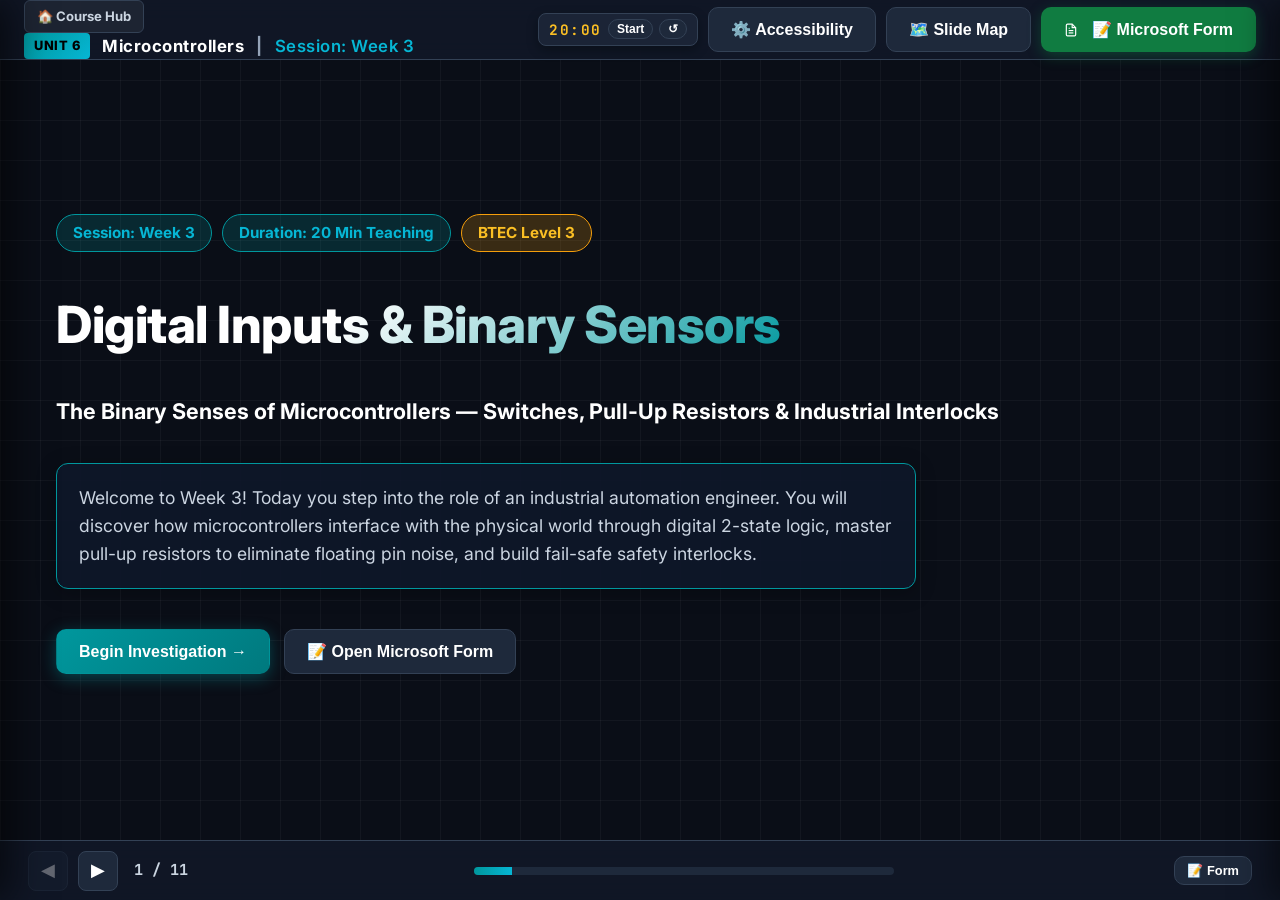
<file: week3/index.html>
<!DOCTYPE html>
<html lang="en">

<head>
  <meta charset="UTF-8">
  <meta name="viewport" content="width=device-width, initial-scale=1.0">
  <title>Unit 6: Microcontrollers — Week 3: Digital Inputs &amp; Binary Sensors</title>
  <link rel="stylesheet" href="../shared/css/presentation.css">
  <link rel="stylesheet" href="../shared/css/form-drawer.css">
  <link rel="preconnect" href="https://fonts.googleapis.com">
  <link rel="preconnect" href="https://fonts.gstatic.com" crossorigin>
  <link
    href="https://fonts.googleapis.com/css2?family=Inter:wght@400;500;600;700;800&family=JetBrains+Mono:wght@400;600;700&display=swap"
    rel="stylesheet">
  <style>
    /* Slide Layout & Typography System */
    .slide {
      padding: 28px 56px 84px !important;
    }

    .slide-header {
      margin-bottom: 16px;
    }

    .slide-title {
      font-size: 1.85rem;
      font-weight: 800;
      color: #ffffff;
      letter-spacing: -0.3px;
    }

    .slide-subtitle {
      font-size: 1.05rem;
      color: var(--text-muted);
      margin-top: 4px;
    }

    .slide-body {
      display: flex;
      flex-direction: column;
      gap: 16px;
    }

    .hero-title {
      font-size: 3.2rem;
      font-weight: 800;
      background: linear-gradient(135deg, #ffffff 40%, var(--accent-arduino));
      -webkit-background-clip: text;
      -webkit-text-fill-color: transparent;
      margin-bottom: 10px;
      letter-spacing: -0.5px;
    }

    .badge-bar {
      display: flex;
      gap: 10px;
      margin-bottom: 16px;
      flex-wrap: wrap;
    }

    .badge-pill {
      background: rgba(0, 151, 157, 0.2);
      border: 1px solid var(--accent-arduino);
      color: var(--accent-cyan);
      font-size: 0.95rem;
      font-weight: 700;
      padding: 6px 16px;
      border-radius: 20px;
    }

    .badge-pill.gold {
      background: rgba(245, 158, 11, 0.2);
      border-color: var(--color-warning);
      color: #fbbf24;
    }

    .card {
      background: var(--bg-surface-elevated);
      border: 1px solid var(--border-subtle);
      border-radius: 12px;
      padding: 20px 22px;
      transition: border-color 0.2s ease, box-shadow 0.2s ease;
    }

    .card:hover {
      border-color: rgba(0, 151, 157, 0.4);
    }

    .card.highlight {
      border-color: var(--accent-arduino);
      background: rgba(15, 23, 42, 0.92);
      box-shadow: 0 4px 20px rgba(0, 0, 0, 0.25);
    }

    .card-title {
      font-size: 1.15rem;
      font-weight: 700;
      color: #ffffff;
      margin-bottom: 10px;
    }

    /* KSB Clean Grid Layout */
    .ksb-grid {
      display: grid;
      grid-template-columns: repeat(3, 1fr);
      gap: 20px;
      width: 100%;
    }

    .ksb-card {
      background: var(--bg-surface-elevated);
      border: 1px solid var(--border-subtle);
      border-radius: 12px;
      padding: 22px 24px;
      display: flex;
      flex-direction: column;
    }

    .ksb-card.k {
      border-top: 5px solid var(--accent-cyan);
    }

    .ksb-card.s {
      border-top: 5px solid var(--accent-arduino);
    }

    .ksb-card.b {
      border-top: 5px solid #34d399;
    }

    .takeaway-banner {
      background: rgba(15, 23, 42, 0.95);
      border-left: 4px solid var(--accent-cyan);
      border-radius: 8px;
      padding: 12px 18px;
      font-size: 1rem;
      color: #f1f5f9;
      margin-top: 8px;
      box-shadow: 0 4px 15px rgba(0, 0, 0, 0.3);
    }

    .takeaway-banner strong {
      color: var(--accent-cyan);
    }

    /* Comparison Table */
    .compare-table {
      width: 100%;
      border-collapse: separate;
      border-spacing: 0;
      border-radius: 10px;
      overflow: hidden;
      border: 1px solid var(--border-subtle);
      font-size: 0.96rem;
    }

    .compare-table th {
      background: rgba(30, 41, 59, 0.98);
      color: #ffffff;
      padding: 10px 14px;
      text-align: left;
      font-size: 1rem;
      border-bottom: 2px solid var(--accent-arduino);
    }

    .compare-table td {
      padding: 10px 14px;
      border-bottom: 1px solid rgba(255, 255, 255, 0.08);
      background: rgba(15, 23, 42, 0.7);
      color: var(--text-secondary);
      line-height: 1.5;
    }

    /* Interactive Simulator Elements */
    .sim-box {
      background: #090e17;
      border: 1px solid var(--border-subtle);
      border-radius: 14px;
      padding: 20px;
      display: flex;
      flex-direction: column;
      gap: 16px;
      box-shadow: inset 0 0 20px rgba(0, 0, 0, 0.5);
    }

    .switch-toggle-btn {
      background: #334155;
      color: #ffffff;
      border: 2px solid #64748b;
      padding: 12px 24px;
      border-radius: 30px;
      font-size: 1.05rem;
      font-weight: 700;
      cursor: pointer;
      transition: all 0.2s cubic-bezier(0.4, 0, 0.2, 1);
      display: inline-flex;
      align-items: center;
      gap: 8px;
      user-select: none;
    }

    .switch-toggle-btn:hover {
      transform: translateY(-1px);
      border-color: #94a3b8;
    }

    .switch-toggle-btn:active {
      transform: translateY(1px);
    }

    .switch-toggle-btn.closed {
      background: #059669;
      border-color: #34d399;
      box-shadow: 0 0 16px rgba(52, 211, 153, 0.5);
    }

    .switch-toggle-btn.danger {
      background: #dc2626;
      border-color: #f87171;
      box-shadow: 0 0 16px rgba(248, 113, 113, 0.5);
    }

    .led-indicator {
      width: 28px;
      height: 28px;
      border-radius: 50%;
      display: inline-block;
      border: 2px solid rgba(255, 255, 255, 0.3);
      transition: all 0.25s ease;
    }

    .led-indicator.off {
      background: #1e293b;
      box-shadow: none;
    }

    .led-indicator.on {
      background: #10b981;
      box-shadow: 0 0 18px #10b981, 0 0 30px #10b981;
    }

    .led-indicator.on-red {
      background: #ef4444;
      box-shadow: 0 0 18px #ef4444, 0 0 30px #ef4444;
    }

    .led-indicator.on-amber {
      background: #f59e0b;
      box-shadow: 0 0 18px #f59e0b, 0 0 30px #f59e0b;
    }

    .code-terminal {
      background: #090e17;
      border: 1px solid #334155;
      border-radius: 8px;
      padding: 14px 16px;
      font-family: var(--font-mono);
      font-size: 0.84rem;
      color: #cbd5e1;
      line-height: 1.55;
      overflow-x: auto;
    }

    /* Quiz Option Cards */
    .quiz-option {
      background: rgba(30, 41, 59, 0.7);
      border: 1px solid rgba(51, 65, 85, 0.8);
      border-radius: 10px;
      padding: 12px 16px;
      color: #f1f5f9;
      cursor: pointer;
      transition: all 0.2s ease;
      display: flex;
      align-items: center;
      justify-content: space-between;
      font-size: 0.95rem;
      user-select: none;
    }

    .quiz-option:hover {
      background: rgba(51, 65, 85, 0.9);
      border-color: var(--accent-cyan);
      transform: translateY(-2px);
    }

    .quiz-option.correct {
      background: rgba(16, 185, 129, 0.25) !important;
      border-color: #10b981 !important;
      color: #34d399 !important;
      font-weight: 700;
    }

    .quiz-option.wrong {
      background: rgba(239, 68, 68, 0.25) !important;
      border-color: #ef4444 !important;
      color: #f87171 !important;
    }
  </style>
</head>

<body>

  <div class="bg-grid"></div>

  <div id="app-container">
    <div id="deck-viewport">

      <!-- Top Header -->
      <header class="deck-header">
        <div class="header-top-row">
          <a href="../index.html" class="nav-hub-link" title="Return to Course Homepage Hub">
            🏠 Course Hub
          </a>
          <div class="brand-badge">
            <span class="pill">UNIT 6</span>
            <span>Microcontrollers</span>
            <span style="color: var(--text-muted);">|</span>
            <span id="header-slide-topic" style="color: var(--accent-cyan); font-weight: 600;">Week 3: Digital Inputs
              &amp; Sensors</span>
          </div>
        </div>
        <div class="header-actions">
          <div class="timer-widget" data-duration="20"
            style="display: inline-flex; align-items: center; gap: 6px; background: rgba(30, 41, 59, 0.8); border: 1px solid var(--border-subtle); padding: 4px 10px; border-radius: 8px;">
            <span class="timer-display"
              style="font-family: var(--font-mono); font-weight: 700; color: #fbbf24; font-size: 0.9rem;">20:00</span>
            <button class="timer-toggle btn btn-secondary" style="padding: 2px 8px; font-size: 0.75rem;">Start</button>
            <button class="timer-reset btn btn-secondary" style="padding: 2px 8px; font-size: 0.75rem;">↺</button>
          </div>

          <button class="btn btn-secondary" id="open-a11y-drawer" title="Accessibility &amp; Neurodiversity (Key: A)">
            ⚙️ Accessibility
          </button>
          <button class="btn btn-secondary" id="open-slide-matrix" title="View all slides overview (Key: M)">
            🗺️ Slide Map
          </button>
          <button class="btn btn-form-action open-forms-trigger" data-form-section="Section 1: Student Information">
            <svg width="14" height="14" viewBox="0 0 24 24" fill="none" stroke="currentColor" stroke-width="2"
              style="margin-right: 4px;">
              <path d="M14 2H6a2 2 0 0 0-2 2v16a2 2 0 0 0 2 2h12a2 2 0 0 0 2-2V8z" />
              <polyline points="14 2 14 8 20 8" />
              <line x1="16" y1="13" x2="8" y2="13" />
              <line x1="16" y1="17" x2="8" y2="17" />
              <polyline points="10 9 9 9 8 9" />
            </svg>
            📝 Microsoft Form
          </button>
        </div>
      </header>

      <!-- Slides Wrapper -->
      <main id="slides-wrapper">

        <!-- ==========================================
             SLIDE 1: Welcome & Briefing
             ========================================== -->
        <section class="slide active" id="slide-1">
          <div class="slide-body" style="justify-content: center; align-items: flex-start;">
            <div class="badge-bar">
              <span class="badge-pill">Session: Week 3</span>
              <span class="badge-pill">Duration: 20 Min Teaching</span>
              <span class="badge-pill gold">BTEC Level 3</span>
            </div>
            <h1 class="hero-title">Digital Inputs &amp; Binary Sensors</h1>
            <h2 class="slide-subtitle" style="font-size: 1.35rem; color: var(--text-primary); margin-bottom: 20px;">
              The Binary Senses of Microcontrollers — Switches, Pull-Up Resistors &amp; Industrial Interlocks
            </h2>
            <div class="card highlight" style="max-width: 860px;">
              <p style="font-size: 1.1rem; line-height: 1.6; color: var(--text-secondary);">
                Welcome to Week 3! Today you step into the role of an industrial automation engineer. You will discover
                how microcontrollers interface with the physical world through digital 2-state logic, master pull-up
                resistors to eliminate floating pin noise, and build fail-safe safety interlocks.
              </p>
            </div>
            <div style="margin-top: 24px; display: flex; gap: 14px;">
              <button class="btn btn-primary" onclick="window.deckEngine.nextSlide()">Begin Investigation →</button>
              <button class="btn btn-secondary open-forms-trigger" data-form-section="Section 1: Student Information">📝
                Open Microsoft Form</button>
            </div>
          </div>
        </section>

        <!-- ==========================================
             SLIDE 2: 20-Min Roadmap & KSB Breakdown
             ========================================== -->
        <section class="slide" id="slide-2">
          <div class="slide-header">
            <h2 class="slide-title">KSB Targets</h2>
            <p class="slide-subtitle">Targeted Knowledge, Skills, and Engineering Behaviors for BTEC Unit 6 Assessment
            </p>
          </div>

          <div class="slide-body">
            <div class="ksb-grid">
              <div class="ksb-card k">
                <div class="card-title" style="color: var(--accent-cyan); font-size: 1.1rem; margin-bottom: 12px;">🧠
                  Knowledge (K)</div>
                <ul style="padding-left: 20px; font-size: 0.95rem; color: var(--text-secondary); line-height: 1.65;">
                  <li><strong>Two-State Logic:</strong> HIGH (5V/3.3V) vs LOW (0V/GND) with zero middle states.</li>
                  <li><strong>Floating Pins &amp; Antenna Effect:</strong> Why unconnected CMOS gates oscillate
                    uncontrollably.</li>
                  <li><strong>Active-HIGH vs Active-LOW:</strong> Normal open vs normal closed sensor conventions.</li>
                  <li><strong>Industrial Digital Devices:</strong> Microswitches, proximity sensors, reed switches,
                    safety stops.</li>
                </ul>
              </div>

              <div class="ksb-card s">
                <div class="card-title" style="color: var(--accent-arduino); font-size: 1.1rem; margin-bottom: 12px;">
                  🛠️ Skills (S)
                </div>
                <ul style="padding-left: 20px; font-size: 0.95rem; color: var(--text-secondary); line-height: 1.65;">
                  <li>Configure pins using <code style="color: #38bdf8;">pinMode(pin, INPUT_PULLUP)</code>.</li>
                  <li>Sample pin voltages using <code style="color: #38bdf8;">digitalRead(pin)</code>.</li>
                  <li>Implement multi-condition safety interlocking with logical AND (<code
                      style="color: #38bdf8;">&amp;&amp;</code>) and NOT (<code style="color: #38bdf8;">!</code>).</li>
                  <li>Diagnose circuit voltage levels with a Digital Multimeter (DMM).</li>
                </ul>
              </div>

              <div class="ksb-card b">
                <div class="card-title" style="color: #34d399; font-size: 1.1rem; margin-bottom: 12px;">🎯 Behaviors (B)
                </div>
                <ul style="padding-left: 20px; font-size: 0.95rem; color: var(--text-secondary); line-height: 1.65;">
                  <li><strong>Fail-Safe Design:</strong> Systems must halt immediately if a wire breaks or sensor fails.
                  </li>
                  <li><strong>Methodical Testing:</strong> Predict voltage &rarr; Probe with DMM &rarr; Verify in Serial
                    Monitor.</li>
                  <li><strong>Clean Schematics:</strong> Document pin assignments and pull-up resistor values
                    accurately.</li>
                </ul>
              </div>
            </div>

            <div class="takeaway-banner">
              <strong>💡 Something to Remember:</strong> By the end of this session, you will be able to wire and code
              robust digital inputs without noise interference or floating pin instability!
            </div>
          </div>
        </section>

        <!-- ==========================================
             SLIDE 3: The 2-State Binary Reality
             ========================================== -->
        <section class="slide" id="slide-3">
          <div class="slide-header">
            <span class="slide-tag">Core Concept 1 • Logic Levels</span>
            <h2 class="slide-title">The 2-State Binary Reality</h2>
            <p class="slide-subtitle">Digital inputs answer one simple question: Is it ON or OFF?</p>
          </div>

          <div class="slide-body">
            <div class="grid-2col">
              <div class="card">
                <div class="card-title">💡 Analogue vs Digital: The Light Switch Analogy</div>
                <p style="font-size: 0.95rem; color: var(--text-secondary); line-height: 1.6;">
                  Unlike an <strong>analogue input</strong> which measures continuous degrees (e.g. a dimmer knob
                  producing 21.3°C, 21.4°C, 21.5°C), a <strong>digital input</strong> can only exist in two distinct
                  states.
                </p>

                <div style="margin-top: 14px; display: flex; gap: 10px;">
                  <div
                    style="flex: 1; background: rgba(16, 185, 129, 0.15); border: 1px solid #10b981; border-radius: 8px; padding: 12px; text-align: center;">
                    <div style="font-weight: 800; color: #34d399; font-size: 1.1rem;">LOGIC 1 (HIGH)</div>
                    <div style="font-size: 0.88rem; color: var(--text-secondary); margin-top: 4px;">Supply Voltage
                      (~5.0V / 3.3V)</div>
                    <div style="font-size: 0.82rem; color: #a7f3d0; margin-top: 2px;">ON / TRUE / PRESSED / CLOSED</div>
                  </div>

                  <div
                    style="flex: 1; background: rgba(239, 68, 68, 0.15); border: 1px solid #ef4444; border-radius: 8px; padding: 12px; text-align: center;">
                    <div style="font-weight: 800; color: #f87171; font-size: 1.1rem;">LOGIC 0 (LOW)</div>
                    <div style="font-size: 0.88rem; color: var(--text-secondary); margin-top: 4px;">Ground (~0.0V GND)
                    </div>
                    <div style="font-size: 0.82rem; color: #fecaca; margin-top: 2px;">OFF / FALSE / OPEN / IDLE</div>
                  </div>
                </div>
              </div>

              <div class="card highlight">
                <div class="card-title">⚡ ATmega328P Logic Thresholds (5V Vcc)</div>
                <table class="compare-table">
                  <thead>
                    <tr>
                      <th>Input Voltage (V_in)</th>
                      <th>Interpreted Logic State</th>
                      <th>Safe Operating Status</th>
                    </tr>
                  </thead>
                  <tbody>
                    <tr>
                      <td><strong style="color: #34d399;">3.0V to 5.0V</strong></td>
                      <td><strong>HIGH (1)</strong></td>
                      <td>Guaranteed HIGH (&gt; 0.6 × Vcc)</td>
                    </tr>
                    <tr>
                      <td><strong style="color: #fbbf24;">1.5V to 3.0V</strong></td>
                      <td><em>Undefined / Floating</em></td>
                      <td>⚠️ Forbidden Zone (Metastable)</td>
                    </tr>
                    <tr>
                      <td><strong style="color: #38bdf8;">0.0V to 1.5V</strong></td>
                      <td><strong>LOW (0)</strong></td>
                      <td>Guaranteed LOW (&lt; 0.3 × Vcc)</td>
                    </tr>
                  </tbody>
                </table>
              </div>
            </div>

            <div class="takeaway-banner">
              <strong>💡 Key Engineering Rule:</strong> If the question can be answered with <em>YES/NO</em>,
              <em>OPEN/CLOSED</em>, or <em>1/0</em>, it belongs on a <strong>Digital GPIO Pin</strong>!
            </div>
          </div>
        </section>

        <!-- ==========================================
             SLIDE 4: Interactive Micro-Sim: Pushbutton & LED
             ========================================== -->
        <section class="slide" id="slide-4">
          <div class="slide-header">
            <span class="slide-tag">Interactive Micro-Sim 1 • Hands-On Logic</span>
            <h2 class="slide-title">Interactive Pushbutton &amp; Logic Probe Simulator</h2>
            <p class="slide-subtitle">Click and hold the button below to observe instant voltage levels, digital
              readouts, and LED actuation</p>
          </div>

          <div class="slide-body">

            <div class="grid-2col">
              <!-- Left: Interactive Hardware Sim -->
              <div class="sim-box">
                <div style="display: flex; justify-content: space-between; align-items: center;">
                  <span style="font-size: 1rem; font-weight: 700; color: #ffffff;">⚡ Arduino Uno Pin 2 (Digital
                    Input)</span>
                  <span class="badge-pill" style="font-size: 0.78rem;">INPUT_PULLUP Active</span>
                </div>

                <!-- Pushbutton Trigger Control -->
                <div
                  style="display: flex; flex-direction: column; align-items: center; justify-content: center; padding: 20px; background: rgba(15, 23, 42, 0.8); border-radius: 10px; border: 1px solid rgba(255,255,255,0.06); gap: 14px;">
                  <button id="sim-btn-press" class="switch-toggle-btn" onmousedown="handleSimBtn(true)"
                    onmouseup="handleSimBtn(false)" ontouchstart="handleSimBtn(true)" ontouchend="handleSimBtn(false)">
                    🔘 HOLD TO PRESS PUSHBUTTON
                  </button>
                  <span style="font-size: 0.85rem; color: var(--text-muted);">(Hold mouse down or tap to simulate
                    closing physical contacts)</span>
                </div>

                <!-- Live Circuit Telemetry -->
                <div class="grid-2col" style="gap: 10px;">
                  <div
                    style="background: #0f172a; border-radius: 8px; padding: 12px; border-left: 3px solid var(--accent-cyan);">
                    <div style="font-size: 0.78rem; color: var(--text-muted); text-transform: uppercase;">DMM Voltage at
                      Pin 2</div>
                    <div id="sim-voltage"
                      style="font-family: var(--font-mono); font-size: 1.4rem; font-weight: 800; color: #38bdf8;">5.00 V
                    </div>
                    <div id="sim-state-text" style="font-size: 0.82rem; color: #94a3b8;">State: Released (HIGH)</div>
                  </div>

                  <div
                    style="background: #0f172a; border-radius: 8px; padding: 12px; border-left: 3px solid #10b981; display: flex; align-items: center; justify-content: space-between;">
                    <div>
                      <div style="font-size: 0.78rem; color: var(--text-muted); text-transform: uppercase;">Output LED
                        (Pin 13)</div>
                      <div id="sim-led-text"
                        style="font-family: var(--font-mono); font-size: 1.1rem; font-weight: 800; color: #94a3b8;">LED
                        OFF</div>
                    </div>
                    <div id="sim-led" class="led-indicator off"></div>
                  </div>
                </div>
              </div>

              <!-- Right: Code Implementation -->
              <div class="card">
                <div class="card-title">💻 Firmware Implementation (Active-LOW Pullup)</div>
                <div class="code-terminal">
                  <span style="color: #64748b;">// --- Pin Definitions: constant integers prevent accidental
                    modification</span><br>
                  <span style="color: #ec4899;">const int</span> BUTTON_PIN = <span style="color: #38bdf8;">2</span>;
                  <span style="color: #64748b;">// Digital Input: Pushbutton connected to GND</span><br>
                  <span style="color: #ec4899;">const int</span> LED_PIN = <span style="color: #38bdf8;">13</span>;
                  <span style="color: #64748b;">// Digital Output: Built-in LED on Arduino</span><br><br>
                  <span style="color: #38bdf8;">void</span> <span style="color: #d2a8ff;">setup</span>() {<br>
                  &nbsp;&nbsp;<span style="color: #64748b;">// Enable internal ~20kΩ pull-up resistor (holds pin at 5V
                    HIGH when open)</span><br>
                  &nbsp;&nbsp;<span style="color: #64748b;">// Eliminates floating pin noise without needing external
                    resistors on breadboard</span><br>
                  &nbsp;&nbsp;<span style="color: #38bdf8;">pinMode</span>(BUTTON_PIN, <span
                    style="color: #fbbf24;">INPUT_PULLUP</span>);<br><br>
                  &nbsp;&nbsp;<span style="color: #64748b;">// Configure pin 13 as digital output to source up to 20mA
                    current</span><br>
                  &nbsp;&nbsp;<span style="color: #38bdf8;">pinMode</span>(LED_PIN, <span
                    style="color: #fbbf24;">OUTPUT</span>);<br>
                  }<br><br>
                  <span style="color: #38bdf8;">void</span> <span style="color: #d2a8ff;">loop</span>() {<br>
                  &nbsp;&nbsp;<span style="color: #64748b;">// Sample voltage: returns 1 (HIGH = ~5V) or 0 (LOW =
                    ~0V)</span><br>
                  &nbsp;&nbsp;<span style="color: #ec4899;">int</span> buttonState = <span
                    style="color: #38bdf8;">digitalRead</span>(BUTTON_PIN);<br><br>
                  &nbsp;&nbsp;<span style="color: #64748b;">// Active-LOW Logic: pressing button connects pin to GND (0V
                    / LOW)</span><br>
                  &nbsp;&nbsp;<span style="color: #f472b6;">if</span> (buttonState == <span
                    style="color: #fbbf24;">LOW</span>) {<br>
                  &nbsp;&nbsp;&nbsp;&nbsp;<span style="color: #38bdf8;">digitalWrite</span>(LED_PIN, <span
                    style="color: #fbbf24;">HIGH</span>); <span style="color: #34d399;">// Apply 5V: Turn ON
                    LED</span><br>
                  &nbsp;&nbsp;} <span style="color: #f472b6;">else</span> {<br>
                  &nbsp;&nbsp;&nbsp;&nbsp;<span style="color: #38bdf8;">digitalWrite</span>(LED_PIN, <span
                    style="color: #fbbf24;">LOW</span>); <span style="color: #ef4444;">// Apply 0V: Turn OFF
                    LED</span><br>
                  &nbsp;&nbsp;}<br>
                  }
                </div>
              </div>
            </div>

            <div class="takeaway-banner">
              <strong>🔍 Engineering Insight:</strong> With <code
                style="color: var(--accent-cyan);">INPUT_PULLUP</code>, pressing the switch pulls the pin down to
              <strong>0V (LOW)</strong>. This is standard industrial practice because it minimizes external parts!
            </div>
          </div>
        </section>

        <!-- ==========================================
             SLIDE 5: The Floating Pin Problem & Pull-Up/Pull-Down
             ========================================== -->
        <section class="slide" id="slide-5">
          <div class="slide-header">
            <span class="slide-tag">Electrical Circuit Theory • Critical Concept</span>
            <h2 class="slide-title">Why Floating Pins Break Systems</h2>
            <p class="slide-subtitle">A digital pin left unconnected acts like an antenna picking up electromagnetic
              noise!</p>
          </div>

          <div class="slide-body">
            <div class="grid-3col">
              <!-- Bad: Floating Pin -->
              <div class="card" style="border: 1px solid rgba(239, 68, 68, 0.4);">
                <div class="card-title" style="color: #f87171;">❌ 1. Floating Pin (Hazardous)</div>
                <p style="font-size: 0.9rem; color: var(--text-secondary); line-height: 1.5;">
                  When a switch is open with no resistor connected, the input impedance is ~100 MΩ.
                </p>
                <div
                  style="background: rgba(239, 68, 68, 0.1); border-radius: 6px; padding: 10px; margin-top: 10px; font-size: 0.85rem; color: #fca5a5;">
                  ⚡ Voltage randomly fluctuates between 0V and 5V due to static charge, mains hum, and nearby motors.
                </div>
              </div>

              <!-- Good: Pull-Down -->
              <div class="card" style="border: 1px solid rgba(14, 165, 233, 0.4);">
                <div class="card-title" style="color: #38bdf8;">✅ 2. External Pull-Down (10kΩ)</div>
                <p style="font-size: 0.9rem; color: var(--text-secondary); line-height: 1.5;">
                  A 10kΩ resistor ties the pin firmly to <strong>GND (0V)</strong> when switch is open.
                </p>
                <div
                  style="background: rgba(14, 165, 233, 0.1); border-radius: 6px; padding: 10px; margin-top: 10px; font-size: 0.85rem; color: #bae6fd;">
                  • Idle = 0V (LOW)<br>
                  • Pressed = 5V (HIGH)<br>
                  • <em>Active-HIGH configuration</em>
                </div>
              </div>

              <!-- Best: Internal Pull-Up -->
              <div class="card" style="border: 1px solid rgba(52, 211, 153, 0.4);">
                <div class="card-title" style="color: #34d399;">🌟 3. Internal Pull-Up (Recommended)</div>
                <p style="font-size: 0.9rem; color: var(--text-secondary); line-height: 1.5;">
                  ATmega328P has built-in <strong>20kΩ–50kΩ pull-up resistors</strong> enabled via firmware.
                </p>
                <div
                  style="background: rgba(52, 211, 153, 0.1); border-radius: 6px; padding: 10px; margin-top: 10px; font-size: 0.85rem; color: #a7f3d0;">
                  • Zero external resistors needed!<br>
                  • Idle = 5V (HIGH)<br>
                  • Pressed = 0V (LOW)<br>
                  • Active-LOW configuration
                </div>
              </div>
            </div>

            <div class="takeaway-banner">
              <strong>⚠️ BTEC Exam Golden Rule:</strong> Never leave an active digital input pin floating. Always
              declare <code style="color: var(--accent-cyan);">pinMode(pin, INPUT_PULLUP)</code> or install a physical
              pull-up/pull-down resistor.
            </div>
          </div>
        </section>

        <!-- ==========================================
             SLIDE 6: Industrial Automation Sensor Family
             ========================================== -->
        <section class="slide" id="slide-6">
          <div class="slide-header">
            <span class="slide-tag">Industrial Practice • Factory Floor</span>
            <h2 class="slide-title">Typical Industrial Digital Input Devices</h2>
            <p class="slide-subtitle">How physical factory events are transformed into 1s and 0s for PLCs and
              Microcontrollers</p>
          </div>

          <div class="slide-body">
            <div class="grid-2col">
              <div class="card">
                <div class="card-title">🏭 Industrial Digital Sensors</div>
                <ul style="padding-left: 18px; font-size: 0.92rem; color: var(--text-secondary); line-height: 1.7;">
                  <li><strong>🛑 Emergency Stop Buttons:</strong> Twist-release mushroom buttons with Normally Closed
                    (NC) contacts for safety.</li>
                  <li><strong>🚪 Guard Door Interlocks:</strong> Magnetic reed switches and keyed switches verifying
                    physical safety enclosures.</li>
                  <li><strong>📏 Inductive Proximity Sensors:</strong> Detect presence of metal parts on conveyor belts
                    without contact.</li>
                  <li><strong>✨ Optical Photoelectric Beams:</strong> Detect cartons, bottles, and pallets passing an
                    infrared beam.</li>
                  <li><strong>⚙️ Mechanical Limit Switches:</strong> Roller-lever switches detecting end-of-travel in
                    CNC machines and 3D printers.</li>
                </ul>
              </div>

              <div class="card highlight">
                <div class="card-title">🛡️ The "Fail-Safe" Industrial Standard</div>
                <p style="font-size: 0.92rem; color: var(--text-secondary); line-height: 1.6;">
                  In industrial safety systems (BS EN ISO 13849):
                </p>
                <div
                  style="background: rgba(15, 23, 42, 0.9); border-radius: 8px; padding: 12px; margin-top: 8px; border-left: 3px solid #f59e0b;">
                  <strong style="color: #fbbf24;">Why do E-Stops use Normally Closed (NC) circuits?</strong><br>
                  <span style="font-size: 0.88rem; color: var(--text-secondary);">
                    During normal operation, current flows through the closed loop (HIGH / 1). If a cable is severed or
                    damaged, the circuit drops to <strong>0V (LOW)</strong> and the controller triggers an immediate
                    emergency shutdown!
                  </span>
                </div>
              </div>
            </div>

            <div class="takeaway-banner">
              <strong>🏭 Industrial Law:</strong> If an emergency wire breaks, the system must <em>fail to safe</em>
              (HALT), never keep running blind!
            </div>
          </div>
        </section>

        <!-- ==========================================
             SLIDE 7: Interactive Micro-Sim: Bottling Plant Safety Interlock
             ========================================== -->
        <section class="slide" id="slide-7">
          <div class="slide-header">
            <span class="slide-tag">Interactive Micro-Sim 2 • Industrial Mission</span>
            <h2 class="slide-title">Interactive Bottling Plant Safety Interlock</h2>
            <p class="slide-subtitle">Toggle sensors to evaluate the real-time Boolean decision engine: IF (Bottle
              &amp;&amp; Guard &amp;&amp; !E_Stop) THEN Fill Bottle</p>
          </div>

          <div class="slide-body">

            <div class="grid-2col">
              <!-- Controls & Sensor States -->
              <div class="sim-box">
                <div style="font-weight: 700; color: #ffffff;">🏭 Digital Input Sensors:</div>

                <div style="display: flex; flex-direction: column; gap: 10px;">
                  <!-- Sensor 1: Bottle Present -->
                  <div
                    style="display: flex; align-items: center; justify-content: space-between; background: rgba(30,41,59,0.7); padding: 10px 14px; border-radius: 8px;">
                    <div>
                      <div style="font-size: 0.9rem; font-weight: 700; color: #ffffff;">🍾 Optical Sensor (Pin 2)</div>
                      <div id="lbl-bottle" style="font-size: 0.8rem; color: #94a3b8;">State: Bottle Missing (0)</div>
                    </div>
                    <button id="btn-toggle-bottle" class="switch-toggle-btn"
                      style="padding: 6px 14px; font-size: 0.85rem;" onclick="togglePlantSensor('bottle')">
                      Place Bottle
                    </button>
                  </div>

                  <!-- Sensor 2: Guard Door -->
                  <div
                    style="display: flex; align-items: center; justify-content: space-between; background: rgba(30,41,59,0.7); padding: 10px 14px; border-radius: 8px;">
                    <div>
                      <div style="font-size: 0.9rem; font-weight: 700; color: #ffffff;">🚪 Guard Door Interlock (Pin 3)
                      </div>
                      <div id="lbl-guard" style="font-size: 0.8rem; color: #34d399;">State: Guard Closed (1)</div>
                    </div>
                    <button id="btn-toggle-guard" class="switch-toggle-btn closed"
                      style="padding: 6px 14px; font-size: 0.85rem;" onclick="togglePlantSensor('guard')">
                      Open Guard
                    </button>
                  </div>

                  <!-- Sensor 3: E-Stop -->
                  <div
                    style="display: flex; align-items: center; justify-content: space-between; background: rgba(30,41,59,0.7); padding: 10px 14px; border-radius: 8px;">
                    <div>
                      <div style="font-size: 0.9rem; font-weight: 700; color: #ffffff;">🛑 Emergency Stop (Pin 4)</div>
                      <div id="lbl-estop" style="font-size: 0.8rem; color: #34d399;">State: Disengaged (Normal)</div>
                    </div>
                    <button id="btn-toggle-estop" class="switch-toggle-btn danger"
                      style="padding: 6px 14px; font-size: 0.85rem;" onclick="togglePlantSensor('estop')">
                      HIT E-STOP
                    </button>
                  </div>
                </div>
              </div>

              <!-- Output Actuator State & Logic Engine -->
              <div class="card" style="display: flex; flex-direction: column; justify-content: space-between;">
                <div>
                  <div class="card-title">⚙️ Controller Decision Engine</div>
                  <div class="code-terminal">
                    <span style="color: #64748b;">// 1. Digital Sensor Acquisition (Boolean state mapping)</span><br>
                    <span style="color: #ec4899;">bool</span> bottlePresent = <span
                      style="color: #38bdf8;">digitalRead</span>(PIN_BOTTLE); <span style="color: #64748b;">// Optical:
                      HIGH (1) when object breaks beam</span><br>
                    <span style="color: #ec4899;">bool</span> guardClosed = <span
                      style="color: #38bdf8;">digitalRead</span>(PIN_GUARD); <span style="color: #64748b;">// Reed
                      Switch: HIGH (1) when enclosure shut</span><br>
                    <span style="color: #ec4899;">bool</span> eStopActive = <span
                      style="color: #38bdf8;">digitalRead</span>(PIN_ESTOP); <span style="color: #64748b;">// NC Safety
                      Switch: HIGH (1) if button tripped</span><br><br>
                    <span style="color: #64748b;">// 2. Multi-Condition Safety Interlock:</span><br>
                    <span style="color: #64748b;">// All permissive conditions must be TRUE simultaneously (&amp;&amp;)
                      and E-Stop NOT active (!eStopActive)</span><br>
                    <span style="color: #f472b6;">if</span> (bottlePresent &amp;&amp; guardClosed &amp;&amp;
                    !eStopActive) {<br>
                    &nbsp;&nbsp;<span style="color: #38bdf8;">digitalWrite</span>(PIN_PUMP, <span
                      style="color: #fbbf24;">HIGH</span>); <span style="color: #34d399;">// Safe to actuate: Fill
                      Bottle (5V)</span><br>
                    &nbsp;&nbsp;<span style="color: #38bdf8;">digitalWrite</span>(PIN_CONVEYOR, <span
                      style="color: #fbbf24;">HIGH</span>); <span style="color: #34d399;">// Advance production line
                      (5V)</span><br>
                    } <span style="color: #f472b6;">else</span> {<br>
                    &nbsp;&nbsp;<span style="color: #64748b;">// Fail-Safe Default: Any safety hazard immediately
                      de-energizes actuators</span><br>
                    &nbsp;&nbsp;<span style="color: #38bdf8;">digitalWrite</span>(PIN_PUMP, <span
                      style="color: #fbbf24;">LOW</span>); <span style="color: #ef4444;">// EMERGENCY SHUTOFF
                      (0V)</span><br>
                    &nbsp;&nbsp;<span style="color: #38bdf8;">digitalWrite</span>(PIN_CONVEYOR, <span
                      style="color: #fbbf24;">LOW</span>); <span style="color: #ef4444;">// STOP CONVEYOR
                      (0V)</span><br>
                    }
                  </div>
                </div>

                <!-- Live Status Output Display -->
                <div
                  style="background: rgba(15, 23, 42, 0.9); border-radius: 8px; padding: 14px; border: 1px solid var(--border-subtle); margin-top: 12px; display: flex; align-items: center; justify-content: space-between;">
                  <div>
                    <div style="font-size: 0.78rem; color: var(--text-muted); text-transform: uppercase;">Actuator
                      Output Status</div>
                    <div id="plant-status-text" style="font-weight: 800; font-size: 1.05rem; color: #fbbf24;">LINE IDLE:
                      Waiting for Bottle</div>
                  </div>
                  <div id="plant-led" class="led-indicator on-amber"></div>
                </div>
              </div>
            </div>

            <div class="takeaway-banner">
              <strong>🏭 Challenge:</strong> Try triggering the E-Stop or opening the Guard Door while filling. Notice
              how the safety logic shuts down the pump in under 1 millisecond!
            </div>
          </div>
        </section>

        <!-- ==========================================
             SLIDE 8: Real-World Applications (Everyday Systems)
             ========================================== -->
        <section class="slide" id="slide-8">
          <div class="slide-header">
            <span class="slide-tag">Real-World Engineering • Everyday Technology</span>
            <h2 class="slide-title">Where Else Are Digital Inputs Hiding?</h2>
            <p class="slide-subtitle">Modern vehicles, consumer gadgets, and robotics depend on hundreds of digital
              inputs</p>
          </div>

          <div class="slide-body">
            <div class="grid-2col" style="gap: 16px;">
              <!-- Automotive -->
              <div class="card" style="border-top: 4px solid var(--accent-cyan);">
                <div style="display: flex; align-items: center; gap: 10px; margin-bottom: 8px;">
                  <span style="font-size: 1.6rem;">🚗</span>
                  <div class="card-title" style="margin: 0; font-size: 1.1rem; color: #ffffff;">Automotive Systems</div>
                </div>
                <p style="font-size: 0.92rem; color: var(--text-secondary); line-height: 1.6;">
                  Modern vehicles contain hundreds of discrete digital inputs monitoring driver safety and powertrain
                  status:
                </p>
                <ul
                  style="padding-left: 18px; font-size: 0.88rem; color: var(--text-secondary); line-height: 1.6; margin-top: 6px;">
                  <li><strong>Brake Pedal Switch:</strong> Disengages cruise control &amp; illuminates brake lights
                    immediately.</li>
                  <li><strong>Seatbelt Buckle Sensor:</strong> Warns passengers and arms active airbag pre-tensioners.
                  </li>
                  <li><strong>Door Ajar Interlock:</strong> Triggers interior courtesy illumination and cockpit alarms.
                  </li>
                  <li><strong>Reverse Gear Selector:</strong> Activates rear camera and ultrasonic parking beepers.</li>
                </ul>
              </div>

              <!-- Smartphones & Consumer -->
              <div class="card" style="border-top: 4px solid var(--accent-arduino);">
                <div style="display: flex; align-items: center; gap: 10px; margin-bottom: 8px;">
                  <span style="font-size: 1.6rem;">📱</span>
                  <div class="card-title" style="margin: 0; font-size: 1.1rem; color: #ffffff;">Smartphones &amp;
                    Consumer Gadgets</div>
                </div>
                <p style="font-size: 0.92rem; color: var(--text-secondary); line-height: 1.6;">
                  Portable electronics rely on micro-tactile and solid-state digital inputs for instant user
                  interaction:
                </p>
                <ul
                  style="padding-left: 18px; font-size: 0.88rem; color: var(--text-secondary); line-height: 1.6; margin-top: 6px;">
                  <li><strong>Power &amp; Volume Buttons:</strong> Hardware interrupt triggers for display and volume
                    control.</li>
                  <li><strong>Headset Jack Detect:</strong> Mechanical switch detects insertion to route audio stream.
                  </li>
                  <li><strong>Fingerprint Touch Sensor:</strong> Capacitive touch line wakes processor from deep sleep.
                  </li>
                  <li><strong>Optical Proximity Sensor:</strong> Shuts down touch screen when phone is held to your ear.
                  </li>
                </ul>
              </div>

              <!-- Security & Smart Home -->
              <div class="card" style="border-top: 4px solid #34d399;">
                <div style="display: flex; align-items: center; gap: 10px; margin-bottom: 8px;">
                  <span style="font-size: 1.6rem;">🏠</span>
                  <div class="card-title" style="margin: 0; font-size: 1.1rem; color: #ffffff;">Security &amp; Smart
                    Building IoT</div>
                </div>
                <p style="font-size: 0.92rem; color: var(--text-secondary); line-height: 1.6;">
                  Intruder alarm panels and home automation hubs continuously poll digital security loops:
                </p>
                <ul
                  style="padding-left: 18px; font-size: 0.88rem; color: var(--text-secondary); line-height: 1.6; margin-top: 6px;">
                  <li><strong>Magnetic Door &amp; Window Contacts:</strong> Reed switches detect perimeter breaches.
                  </li>
                  <li><strong>PIR Motion Detectors:</strong> Solid-state relay pulse indicates infrared motion presence.
                  </li>
                  <li><strong>Smart Lock Deadbolt Sensors:</strong> Verifies if the physical mechanical lock is engaged.
                  </li>
                  <li><strong>Enclosure Tamper Switches:</strong> Normally Closed circuit alerts if case is pried open.
                  </li>
                </ul>
              </div>

              <!-- Robotics & Automation -->
              <div class="card" style="border-top: 4px solid #fbbf24;">
                <div style="display: flex; align-items: center; gap: 10px; margin-bottom: 8px;">
                  <span style="font-size: 1.6rem;">🤖</span>
                  <div class="card-title" style="margin: 0; font-size: 1.1rem; color: #ffffff;">Robotics &amp;
                    Mechatronics</div>
                </div>
                <p style="font-size: 0.92rem; color: var(--text-secondary); line-height: 1.6;">
                  Autonomous robots and CNC machinery use digital boundaries for spatial navigation and protection:
                </p>
                <ul
                  style="padding-left: 18px; font-size: 0.88rem; color: var(--text-secondary); line-height: 1.6; margin-top: 6px;">
                  <li><strong>Physical Collision Bumpers:</strong> Microswitches trigger emergency obstacle avoidance.
                  </li>
                  <li><strong>Optical Line Following:</strong> High-contrast photo-interrupters track black arena lines.
                  </li>
                  <li><strong>Axis End-Stop Limit Switches:</strong> Calibrates mechanical zero-homing for 3D printers.
                  </li>
                  <li><strong>Safety Light Curtains:</strong> Multi-beam optical barriers halt robotic arms if breached.
                  </li>
                </ul>
              </div>
            </div>

            <div class="takeaway-banner">
              <strong>💡 The Universal Test:</strong> If the sensor only outputs <strong>Presence / Absence</strong> or
              <strong>Closed / Open</strong>, it is wired to a digital input!
            </div>
          </div>
        </section>

        <!-- ==========================================
             SLIDE 9: 60-Second Live Micro-Quiz
             ========================================== -->
        <section class="slide" id="slide-9">
          <div class="slide-header">
            <span class="slide-tag">Assessment Checkpoint • 60-Second Sprint</span>
            <h2 class="slide-title">Live 60-Second Micro-Quiz</h2>
            <p class="slide-subtitle">Test your digital input instincts! Click the correct answer for instant live
              feedback.</p>
          </div>

          <div class="slide-body">

            <div class="grid-2col" style="gap: 16px;">
              <!-- Question 1 -->
              <div class="card">
                <div style="font-weight: 700; color: #ffffff; margin-bottom: 8px;">1. What voltage does an Arduino
                  digital pin read when pulled to Ground (GND)?</div>
                <div style="display: flex; flex-direction: column; gap: 8px;">
                  <div class="quiz-option" onclick="checkQuiz(this, false, 'q1')">A. 5.0 Volts (HIGH)</div>
                  <div class="quiz-option" onclick="checkQuiz(this, true, 'q1')">B. 0.0 Volts (LOW)</div>
                  <div class="quiz-option" onclick="checkQuiz(this, false, 'q1')">C. 2.5 Volts (Floating)</div>
                </div>
              </div>

              <!-- Question 2 -->
              <div class="card">
                <div style="font-weight: 700; color: #ffffff; margin-bottom: 8px;">2. Why is a digital input pin
                  forbidden from floating unconnected?</div>
                <div style="display: flex; flex-direction: column; gap: 8px;">
                  <div class="quiz-option" onclick="checkQuiz(this, false, 'q2')">A. It burns out the microcontroller
                    instantly</div>
                  <div class="quiz-option" onclick="checkQuiz(this, true, 'q2')">B. It picks up EM noise and randomly
                    toggles 1 and 0</div>
                  <div class="quiz-option" onclick="checkQuiz(this, false, 'q2')">C. It reduces clock frequency from 16
                    MHz to 8 MHz</div>
                </div>
              </div>

              <!-- Question 3 -->
              <div class="card">
                <div style="font-weight: 700; color: #ffffff; margin-bottom: 8px;">3. When using `pinMode(2,
                  INPUT_PULLUP)`, what is read when button is released?</div>
                <div style="display: flex; flex-direction: column; gap: 8px;">
                  <div class="quiz-option" onclick="checkQuiz(this, true, 'q3')">A. HIGH (5V through internal pullup)
                  </div>
                  <div class="quiz-option" onclick="checkQuiz(this, false, 'q3')">B. LOW (0V through ground)</div>
                  <div class="quiz-option" onclick="checkQuiz(this, false, 'q3')">C. Analog 512</div>
                </div>
              </div>

              <!-- Question 4 -->
              <div class="card">
                <div style="font-weight: 700; color: #ffffff; margin-bottom: 8px;">4. Which device is an ANALOGUE input,
                  NOT a digital input?</div>
                <div style="display: flex; flex-direction: column; gap: 8px;">
                  <div class="quiz-option" onclick="checkQuiz(this, false, 'q4')">A. Pushbutton switch</div>
                  <div class="quiz-option" onclick="checkQuiz(this, false, 'q4')">B. Emergency stop push button</div>
                  <div class="quiz-option" onclick="checkQuiz(this, true, 'q4')">C. Continuous temperature thermistor
                    (e.g. 21.4°C)</div>
                </div>
              </div>
            </div>

            <div class="takeaway-banner" id="quiz-score-banner">
              <strong>🎯 Score:</strong> Answer the questions above to check your understanding.
            </div>
          </div>
        </section>

        <!-- ==========================================
             SLIDE 10: Hands-On Lab Challenge Brief
             ========================================== -->
        <section class="slide" id="slide-10">
          <div class="slide-header">
            <span class="slide-tag">Practical Lab Brief • Next 40 Minutes</span>
            <h2 class="slide-title">Lab Challenge: The Dual-Button Machine Guard</h2>
            <p class="slide-subtitle">Design your system architecture, draw circuit schematics, and implement the
              physical hardware</p>
          </div>

          <div class="slide-body">

            <div class="grid-2col">
              <div class="card highlight">
                <div class="card-title">🛠️ Circuit Hardware Requirements</div>
                <ul style="padding-left: 18px; font-size: 0.92rem; color: var(--text-secondary); line-height: 1.6;">
                  <li><strong>Arduino Uno Rev3 + USB Cable</strong></li>
                  <li><strong>Pushbutton 1 (START):</strong> Connected to Pin 2 with <code
                      style="color: var(--accent-cyan);">INPUT_PULLUP</code>.</li>
                  <li><strong>Pushbutton 2 (E-STOP):</strong> Connected to Pin 3 with <code
                      style="color: var(--accent-cyan);">INPUT_PULLUP</code>.</li>
                  <li><strong>Green LED (RUN):</strong> Pin 12 in series with a 220Ω resistor.</li>
                  <li><strong>Red LED (STOP/FAULT):</strong> Pin 13 in series with a 220Ω resistor.</li>
                  <li><strong>Amber / Yellow LED (ALERT):</strong> Pin 8 in series with a 220Ω resistor.</li>
                </ul>
              </div>

              <div class="card">
                <div class="card-title">📐 Engineering Design &amp; Logic Stages</div>
                <ol style="padding-left: 18px; font-size: 0.90rem; color: var(--text-secondary); line-height: 1.6;">
                  <li><strong>Block Diagram Design:</strong> First, sketch an Input &rarr; Process &rarr; Output (IPO)
                    system block diagram showing all signal paths and pin mappings.</li>
                  <li><strong>Circuit Schematic:</strong> Draw the full electrical schematic diagram including pull-up
                    switches and LED current-limiting resistors before wiring.</li>
                  <li><strong>Operational Logic:</strong>
                    <ul style="padding-left: 16px; margin-top: 2px;">
                      <li>When <strong>START</strong> is pressed: Green LED turns ON; Red &amp; Amber LEDs turn OFF.
                      </li>
                      <li>When <strong>E-STOP</strong> is pressed: Green LED turns OFF immediately; Red turns ON, and
                        Amber LED blinks as an active hazard alert!</li>
                    </ul>
                  </li>
                  <li><strong>Verification:</strong> Probe pin voltages with the DMM and capture Serial Monitor
                    telemetry.</li>
                </ol>
              </div>
            </div>

            <div class="takeaway-banner">
              <strong>💡 Professional Workflow:</strong> Block Diagram → Circuit Schematic - software design
              → Breadboard Assembly →
              Firmware Code → Verification.
            </div>
          </div>
        </section>

        <!-- ==========================================
             SLIDE 11: Summary & Microsoft Form Exit Ticket
             ========================================== -->
        <section class="slide" id="slide-11">
          <div class="slide-header">
            <span class="slide-tag">Wrap Up • Portfolio Evidence</span>
            <h2 class="slide-title">Session Summary &amp; Exit Ticket</h2>
            <p class="slide-subtitle">Please submit your Week 3 responses into the Microsoft Form</p>
          </div>

          <div class="slide-body" style="text-align: center; max-width: 820px; margin: 0 auto;">
            <div class="card"
              style="padding: 28px; border: 1px solid var(--accent-arduino); box-shadow: 0 0 25px rgba(0, 151, 157, 0.2);">
              <div style="font-size: 2.8rem; margin-bottom: 10px;">📋</div>
              <h3 style="font-size: 1.45rem; color: #ffffff; margin-bottom: 10px;">Unit 6: Week 3 Form — Digital Inputs
              </h3>
              <p style="font-size: 0.98rem; color: var(--text-secondary); line-height: 1.6; margin-bottom: 20px;">
                Complete your self-assessment check, record your DMM voltage table (HIGH/LOW logic levels), and explain
                the industrial fail-safe concept in Section 3.
              </p>

              <div style="display: flex; justify-content: center; gap: 14px; flex-wrap: wrap;">
                <button class="btn btn-primary open-forms-trigger"
                  data-form-section="Section 3: Digital Inputs Evidence" style="padding: 12px 28px; font-size: 1rem;">
                  📝 Open Week 3 Microsoft Form Drawer
                </button>
                <a href="../index.html" class="btn btn-secondary"
                  style="padding: 12px 24px; font-size: 1rem; text-decoration: none;">
                  🏠 Return to Main Portal
                </a>
              </div>
            </div>

            <div class="takeaway-banner" style="margin-top: 20px;">
              <strong>🎓 Key Takeaway:</strong> A digital input is binary (1 or 0), requires defined voltage references
              (Pull-Up/Pull-Down), and powers the safety and automation backbone of modern engineering systems.
            </div>
          </div>
        </section>

      </main>

      <!-- Bottom Deck Footer -->
      <footer class="deck-footer">
        <div class="nav-controls">
          <button class="nav-btn" id="prev-slide" title="Previous Slide (Left Arrow)">◀</button>
          <button class="nav-btn" id="next-slide" title="Next Slide (Right Arrow)">▶</button>
          <span class="slide-counter" id="slide-counter">1 / 11</span>
        </div>

        <div class="progress-bar-container">
          <div class="progress-bar-fill" id="progress-bar-fill"></div>
        </div>

        <div style="display: flex; gap: 10px; align-items: center;">
          <button class="btn btn-secondary open-forms-trigger" data-form-section="Week 3 Form"
            style="padding: 6px 12px; font-size: 0.8rem;">
            📝 Form
          </button>
        </div>
      </footer>

    </div>

    <!-- Backdrop for Drawer -->
    <div id="drawer-backdrop"></div>

    <!-- Microsoft Forms Side-Drawer -->
    <aside id="forms-drawer">
      <div class="drawer-header">
        <div class="drawer-title">
          <span>📝</span>
          <span>Week 3 Microsoft Forms Assessment</span>
        </div>
        <div class="drawer-actions">
          <button class="drawer-popout-btn" id="drawer-popout-btn" title="Open in new tab">
            <svg width="14" height="14" viewBox="0 0 24 24" fill="none" stroke="currentColor" stroke-width="2">
              <path d="M18 13v6a2 2 0 0 1-2 2H5a2 2 0 0 1-2-2V8a2 2 0 0 1 2-2h6" />
              <polyline points="15 3 21 3 21 9" />
              <line x1="10" y1="14" x2="21" y2="3" />
            </svg>
            Pop out
          </button>
          <button class="drawer-close-btn" id="drawer-close-btn" title="Close drawer">✕</button>
        </div>
      </div>

      <div class="drawer-body">
        <iframe id="forms-iframe" class="drawer-iframe" src="about:blank" data-src="https://forms.cloud.microsoft/e/i9ZfPY9QAj"
          allowfullscreen webkitallowfullscreen mozallowfullscreen msallowfullscreen>
        </iframe>
      </div>
    </aside>

    <!-- Slide Matrix / Map Modal -->
    <div id="slide-matrix-modal" class="modal-overlay">
      <div class="slide-matrix-card">
        <div class="slide-matrix-header">
          <div style="display: flex; align-items: center; gap: 10px;">
            <span style="font-size: 1.25rem;">🗺️</span>
            <div>
              <h3 style="font-size: 1.1rem; color: #ffffff; margin: 0;">Session Slide Matrix</h3>
              <p style="font-size: 0.82rem; color: var(--text-muted); margin: 0;">Click any slide card to jump directly
                (or press 'M')</p>
            </div>
          </div>
          <button id="close-slide-matrix" class="drawer-close-btn" style="padding: 6px 12px;">✕ Close</button>
        </div>
        <div id="slide-matrix-grid" class="slide-matrix-grid">
          <!-- Populated dynamically by PresentationEngine -->
        </div>
      </div>
    </div>

    <!-- Accessibility & Neurodiversity Drawer Backdrop -->
    <div id="a11y-backdrop"></div>

    <!-- Accessibility & Neurodiversity Side-Drawer -->
    <aside id="a11y-drawer">
      <div class="a11y-header">
        <div style="display: flex; align-items: center; gap: 8px;">
          <span style="font-size: 1.2rem;">⚙️</span>
          <h3 style="font-size: 1.05rem; color: #ffffff; margin: 0;">Accessibility &amp; Inclusion</h3>
        </div>
        <button id="close-a11y-drawer" class="drawer-close-btn" style="padding: 4px 10px;">✕</button>
      </div>

      <div class="a11y-body">
        <!-- Speech Synthesis (TTS) -->
        <div class="a11y-group">
          <div class="a11y-label">
            <span>🔊 Web Speech Slide Narration</span>
          </div>
          <div style="display: flex; gap: 8px;">
            <button id="a11y-speak-active-slide" class="btn btn-secondary"
              style="flex: 1; padding: 8px 12px; font-size: 0.86rem;">
              🔊 Read Slide Aloud
            </button>
            <button id="a11y-stop-speech" class="btn btn-secondary" style="padding: 8px 12px; font-size: 0.86rem;">
              ⏹️ Stop
            </button>
          </div>
          <div style="display: flex; justify-content: space-between; align-items: center; margin-top: 4px;">
            <span style="font-size: 0.78rem; color: var(--text-muted);">Narration Speed:</span>
            <span id="a11y-speech-rate-val"
              style="font-size: 0.78rem; font-family: var(--font-mono); color: var(--accent-cyan);">1.0x</span>
          </div>
          <input type="range" id="a11y-speech-rate" min="0.75" max="1.5" step="0.05" value="1.0" class="a11y-slider" />
        </div>

        <!-- Bionic Reading Mode -->
        <div class="a11y-switch-row">
          <div>
            <div style="font-weight: 700; font-size: 0.88rem; color: #ffffff;">⚡ Bionic Fast-Scan</div>
            <div style="font-size: 0.76rem; color: var(--text-muted);">Bold first letters for faster reading</div>
          </div>
          <input type="checkbox" id="a11y-bionic-toggle"
            style="width: 20px; height: 20px; accent-color: var(--accent-cyan); cursor: pointer;" />
        </div>

        <!-- Typography & Dyslexia Toolbar -->
        <div class="a11y-group">
          <div class="a11y-label">
            <span>📖 Font Family</span>
          </div>
          <select id="a11y-font-select" class="a11y-select">
            <option value="default">Inter (Default Crisp)</option>
            <option value="opendyslexic">OpenDyslexic (Dyslexia Friendly)</option>
            <option value="system">System UI (Clean Sans-Serif)</option>
          </select>
        </div>

        <div class="a11y-group">
          <div class="a11y-label">
            <span>🔠 Font Size</span>
            <span id="a11y-font-size-val" style="font-family: var(--font-mono); color: var(--accent-cyan);">100%</span>
          </div>
          <input type="range" id="a11y-font-size" min="90" max="130" step="5" value="100" class="a11y-slider" />
        </div>

        <div class="a11y-group">
          <div class="a11y-label">
            <span>↕️ Line Spacing</span>
            <span id="a11y-line-height-val" style="font-family: var(--font-mono); color: var(--accent-cyan);">1.6</span>
          </div>
          <input type="range" id="a11y-line-height" min="1.4" max="2.0" step="0.1" value="1.6" class="a11y-slider" />
        </div>

        <div class="a11y-group">
          <div class="a11y-label">
            <span>↔️ Letter Spacing</span>
            <span id="a11y-letter-spacing-val"
              style="font-family: var(--font-mono); color: var(--accent-cyan);">0px</span>
          </div>
          <input type="range" id="a11y-letter-spacing" min="0" max="3" step="0.5" value="0" class="a11y-slider" />
        </div>

        <!-- Contrast & Colorblind Themes -->
        <div class="a11y-group">
          <div class="a11y-label">
            <span>🎨 Contrast &amp; Colorblind Themes</span>
          </div>
          <select id="a11y-theme-select" class="a11y-select">
            <option value="default">Dark Engineering (Default)</option>
            <option value="high-contrast-gold">High Contrast Black &amp; Gold</option>
            <option value="clean-light">Clean Light Mode</option>
            <option value="colorblind-safe">Colorblind-Safe Circuit Palette</option>
          </select>
        </div>

        <button id="a11y-reset-prefs" class="btn btn-secondary"
          style="padding: 8px; font-size: 0.82rem; margin-top: 10px; width: 100%;">
          🔄 Reset to Default Theme
        </button>
      </div>
    </aside>

  </div>

  <!-- Shared JavaScript Engines -->
  <script src="../shared/js/accessibility-engine.js"></script>
  <script src="../shared/js/presentation-engine.js"></script>
  <script src="../shared/js/self-check.js"></script>
  <script src="../shared/js/timer.js"></script>
  <script src="../shared/js/form-drawer.js"></script>

  <!-- Week 3 Interactive Simulator Logic -->
  <script>
    (function () {
      'use strict';

      // ==========================================
      // 1. Pushbutton & Logic Probe Simulator
      // ==========================================
      const simBtn = document.getElementById('sim-btn-press');
      const voltDisplay = document.getElementById('sim-voltage');
      const stateText = document.getElementById('sim-state-text');
      const led = document.getElementById('sim-led');
      const ledText = document.getElementById('sim-led-text');

      function setPushButtonState(isPressed) {
        if (!simBtn || !voltDisplay || !stateText || !led || !ledText) return;

        if (isPressed) {
          simBtn.classList.add('closed');
          simBtn.innerHTML = '🟢 BUTTON HELD CLOSED (0V)';
          voltDisplay.textContent = '0.04 V';
          voltDisplay.style.color = '#34d399';
          stateText.textContent = 'State: Pressed (LOW - Active)';
          led.className = 'led-indicator on';
          ledText.textContent = 'LED ON (5V)';
          ledText.style.color = '#34d399';
        } else {
          simBtn.classList.remove('closed');
          simBtn.innerHTML = '🔘 HOLD TO PRESS PUSHBUTTON';
          voltDisplay.textContent = '5.00 V';
          voltDisplay.style.color = '#38bdf8';
          stateText.textContent = 'State: Released (HIGH - Pullup)';
          led.className = 'led-indicator off';
          ledText.textContent = 'LED OFF (0V)';
          ledText.style.color = '#94a3b8';
        }
      }

      if (simBtn) {
        // Pointer events support desktop mouse and mobile touch uniformly
        simBtn.addEventListener('pointerdown', function (e) {
          e.preventDefault();
          setPushButtonState(true);
        });

        window.addEventListener('pointerup', function () {
          setPushButtonState(false);
        });

        window.addEventListener('pointercancel', function () {
          setPushButtonState(false);
        });

        // Keyboard accessibility: spacebar / Enter to hold button
        simBtn.addEventListener('keydown', function (e) {
          if (e.key === ' ' || e.key === 'Enter') {
            e.preventDefault();
            setPushButtonState(true);
          }
        });

        simBtn.addEventListener('keyup', function (e) {
          if (e.key === ' ' || e.key === 'Enter') {
            e.preventDefault();
            setPushButtonState(false);
          }
        });
      }

      // ==========================================
      // 2. Bottling Plant Safety Interlock Simulator
      // ==========================================
      const plantState = {
        bottle: false,
        guard: true,
        estop: false
      };

      const btnBottle = document.getElementById('btn-toggle-bottle');
      const lblBottle = document.getElementById('lbl-bottle');
      const btnGuard = document.getElementById('btn-toggle-guard');
      const lblGuard = document.getElementById('lbl-guard');
      const btnEstop = document.getElementById('btn-toggle-estop');
      const lblEstop = document.getElementById('lbl-estop');
      const statusText = document.getElementById('plant-status-text');
      const statusLed = document.getElementById('plant-led');

      function updatePlantUI() {
        if (!btnBottle || !btnGuard || !btnEstop || !statusText || !statusLed) return;

        // Bottle UI
        if (plantState.bottle) {
          btnBottle.classList.add('closed');
          btnBottle.textContent = 'Remove Bottle';
          lblBottle.textContent = 'State: Bottle Present (1)';
          lblBottle.style.color = '#34d399';
        } else {
          btnBottle.classList.remove('closed');
          btnBottle.textContent = 'Place Bottle';
          lblBottle.textContent = 'State: Bottle Missing (0)';
          lblBottle.style.color = '#94a3b8';
        }

        // Guard UI
        if (plantState.guard) {
          btnGuard.classList.add('closed');
          btnGuard.textContent = 'Open Guard';
          lblGuard.textContent = 'State: Guard Closed (1)';
          lblGuard.style.color = '#34d399';
        } else {
          btnGuard.classList.remove('closed');
          btnGuard.textContent = 'Close Guard';
          lblGuard.textContent = 'State: Guard OPEN (0 - HAZARD)';
          lblGuard.style.color = '#f87171';
        }

        // E-Stop UI
        if (plantState.estop) {
          btnEstop.textContent = 'RESET E-STOP';
          btnEstop.style.background = '#f59e0b';
          lblEstop.textContent = 'State: E-STOP ENGAGED (FAULT)';
          lblEstop.style.color = '#ef4444';
        } else {
          btnEstop.textContent = 'HIT E-STOP';
          btnEstop.style.background = '#dc2626';
          lblEstop.textContent = 'State: Disengaged (Normal)';
          lblEstop.style.color = '#34d399';
        }

        // Decision Logic Engine: IF (bottlePresent && guardClosed && !eStopActive)
        if (plantState.estop) {
          statusText.textContent = '🛑 EMERGENCY HALT: E-Stop Tripped!';
          statusText.style.color = '#ef4444';
          statusLed.className = 'led-indicator on-red';
        } else if (!plantState.guard) {
          statusText.textContent = '⚠️ SAFETY INTERLOCK: Guard Open!';
          statusText.style.color = '#f87171';
          statusLed.className = 'led-indicator on-red';
        } else if (!plantState.bottle) {
          statusText.textContent = '⏳ LINE IDLE: Waiting for Bottle';
          statusText.style.color = '#fbbf24';
          statusLed.className = 'led-indicator on-amber';
        } else {
          statusText.textContent = '🟢 LINE ACTIVE: Filling Bottle & Conveyor Running';
          statusText.style.color = '#34d399';
          statusLed.className = 'led-indicator on';
        }
      }

      window.togglePlantSensor = function (sensor) {
        if (plantState.hasOwnProperty(sensor)) {
          plantState[sensor] = !plantState[sensor];
          updatePlantUI();
        }
      };

      // ==========================================
      // 3. Live 60-Second Micro-Quiz Engine
      // ==========================================
      const quizResults = { q1: null, q2: null, q3: null, q4: null };

      window.checkQuiz = function (element, isCorrect, qId) {
        const parent = element.parentElement;
        if (!parent) return;

        const options = parent.querySelectorAll('.quiz-option');
        options.forEach(function (opt) {
          opt.classList.remove('correct', 'wrong');
        });

        if (isCorrect) {
          element.classList.add('correct');
          quizResults[qId] = true;
        } else {
          element.classList.add('wrong');
          quizResults[qId] = false;
        }

        const totalAnswered = Object.values(quizResults).filter(function (v) { return v !== null; }).length;
        const correctCount = Object.values(quizResults).filter(function (v) { return v === true; }).length;
        const banner = document.getElementById('quiz-score-banner');

        if (banner) {
          if (totalAnswered === 4) {
            if (correctCount === 4) {
              banner.innerHTML = `<strong>🎉 Perfect 4/4!</strong> Outstanding mastery of digital inputs and industrial circuit logic!`;
              banner.style.borderLeftColor = '#10b981';
            } else {
              banner.innerHTML = `<strong>🎯 Score: ${correctCount}/4</strong> Good attempt! Review any red items before heading to the lab.`;
              banner.style.borderLeftColor = '#f59e0b';
            }
          } else {
            banner.innerHTML = `<strong>🎯 Current Score: ${correctCount}/${totalAnswered}</strong> (${4 - totalAnswered} questions remaining)`;
          }
        }
      };

    })();
  </script>
</body>

</html>
</file>
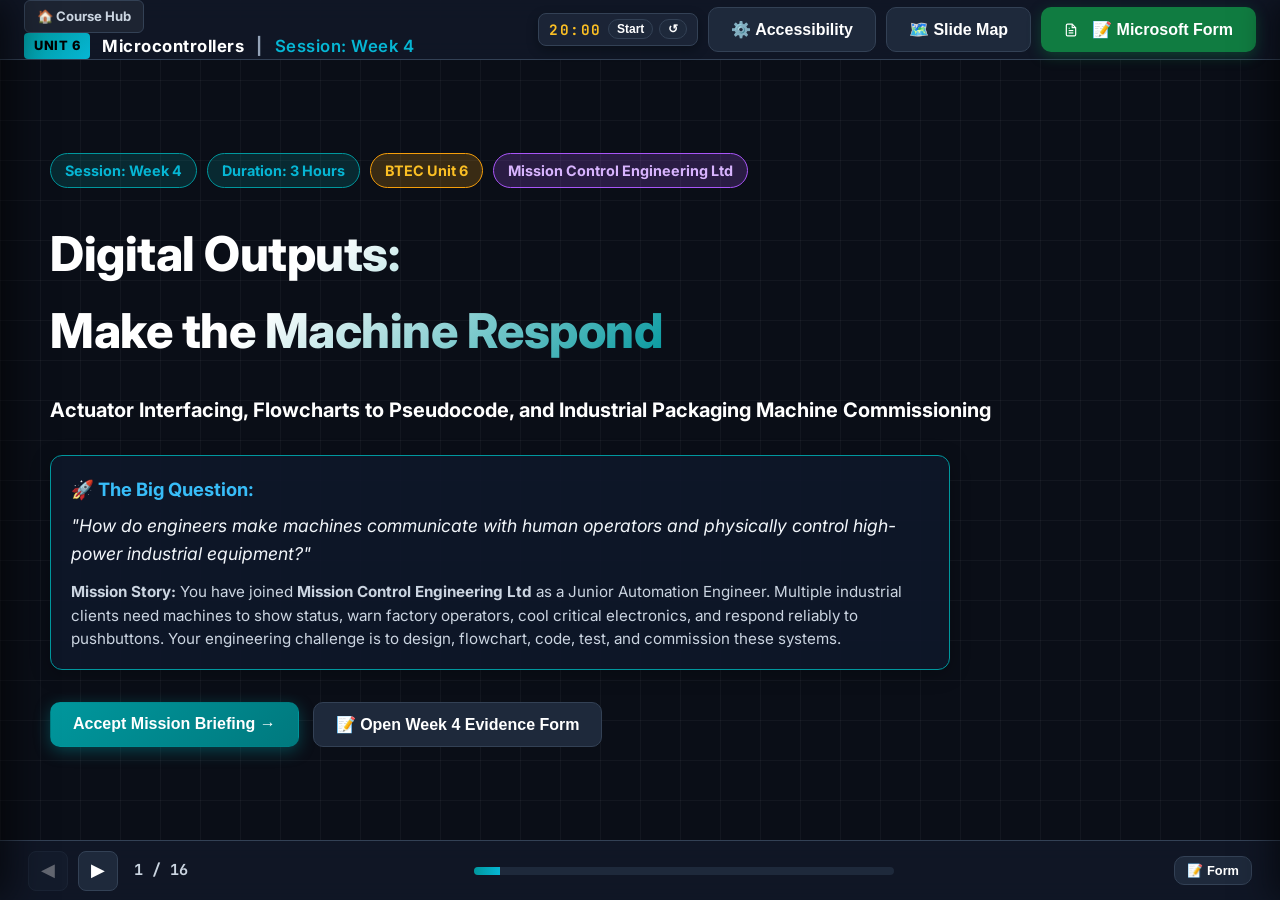
<file: week4/index.html>
<!DOCTYPE html>
<html lang="en">

<head>
  <meta charset="UTF-8">
  <meta name="viewport" content="width=device-width, initial-scale=1.0">
  <title>Unit 6: Microcontrollers — Week 4: B1 Digital Outputs &amp; Machine Actuation</title>
  <link rel="stylesheet" href="../shared/css/presentation.css">
  <link rel="stylesheet" href="../shared/css/form-drawer.css">
  <link rel="preconnect" href="https://fonts.googleapis.com">
  <link rel="preconnect" href="https://fonts.gstatic.com" crossorigin>
  <link
    href="https://fonts.googleapis.com/css2?family=Inter:wght@400;500;600;700;800&family=JetBrains+Mono:wght@400;600;700&display=swap"
    rel="stylesheet">
  <style>
    /* Slide Layout & Typography System */
    .slide {
      padding: 24px 50px 84px !important;
    }

    .slide-header {
      margin-bottom: 14px;
    }

    .slide-title {
      font-size: 1.8rem;
      font-weight: 800;
      color: #ffffff;
      letter-spacing: -0.3px;
    }

    .slide-subtitle {
      font-size: 1rem;
      color: var(--text-muted);
      margin-top: 4px;
    }

    .slide-body {
      display: flex;
      flex-direction: column;
      gap: 14px;
    }

    .hero-title {
      font-size: 3rem;
      font-weight: 800;
      background: linear-gradient(135deg, #ffffff 40%, var(--accent-arduino));
      -webkit-background-clip: text;
      -webkit-text-fill-color: transparent;
      margin-bottom: 8px;
      letter-spacing: -0.5px;
    }

    .badge-bar {
      display: flex;
      gap: 10px;
      margin-bottom: 14px;
      flex-wrap: wrap;
    }

    .badge-pill {
      background: rgba(0, 151, 157, 0.2);
      border: 1px solid var(--accent-arduino);
      color: var(--accent-cyan);
      font-size: 0.9rem;
      font-weight: 700;
      padding: 5px 14px;
      border-radius: 20px;
    }

    .badge-pill.gold {
      background: rgba(245, 158, 11, 0.2);
      border-color: var(--color-warning);
      color: #fbbf24;
    }

    .badge-pill.purple {
      background: rgba(168, 85, 247, 0.2);
      border-color: #a855f7;
      color: #d8b4fe;
    }

    .card {
      background: var(--bg-surface-elevated);
      border: 1px solid var(--border-subtle);
      border-radius: 12px;
      padding: 18px 20px;
      transition: border-color 0.2s ease, box-shadow 0.2s ease;
    }

    .card:hover {
      border-color: rgba(0, 151, 157, 0.4);
    }

    .card.highlight {
      border-color: var(--accent-arduino);
      background: rgba(15, 23, 42, 0.92);
      box-shadow: 0 4px 20px rgba(0, 0, 0, 0.25);
    }

    .card-title {
      font-size: 1.1rem;
      font-weight: 700;
      color: #ffffff;
      margin-bottom: 8px;
    }

    /* KSB Clean Grid Layout */
    .ksb-grid {
      display: grid;
      grid-template-columns: repeat(3, 1fr);
      gap: 16px;
      width: 100%;
    }

    .ksb-card {
      background: var(--bg-surface-elevated);
      border: 1px solid var(--border-subtle);
      border-radius: 12px;
      padding: 18px 20px;
      display: flex;
      flex-direction: column;
    }

    .ksb-card.k {
      border-top: 5px solid var(--accent-cyan);
    }

    .ksb-card.s {
      border-top: 5px solid var(--accent-arduino);
    }

    .ksb-card.b {
      border-top: 5px solid #34d399;
    }

    .takeaway-banner {
      background: rgba(15, 23, 42, 0.95);
      border-left: 4px solid var(--accent-cyan);
      border-radius: 8px;
      padding: 12px 18px;
      font-size: 0.96rem;
      color: #f1f5f9;
      box-shadow: 0 4px 15px rgba(0, 0, 0, 0.3);
    }

    .takeaway-banner strong {
      color: var(--accent-cyan);
    }

    /* Comparison Table */
    .compare-table {
      width: 100%;
      border-collapse: separate;
      border-spacing: 0;
      border-radius: 10px;
      overflow: hidden;
      border: 1px solid var(--border-subtle);
      font-size: 0.92rem;
    }

    .compare-table th {
      background: rgba(30, 41, 59, 0.98);
      color: #ffffff;
      padding: 10px 14px;
      text-align: left;
      font-size: 0.95rem;
      border-bottom: 2px solid var(--accent-arduino);
    }

    .compare-table td {
      padding: 9px 14px;
      border-bottom: 1px solid rgba(255, 255, 255, 0.08);
      background: rgba(15, 23, 42, 0.7);
      color: var(--text-secondary);
      line-height: 1.45;
    }

    /* Interactive Simulator Box */
    .sim-box {
      background: #090e17;
      border: 1px solid var(--border-subtle);
      border-radius: 14px;
      padding: 18px;
      display: flex;
      flex-direction: column;
      gap: 14px;
      box-shadow: inset 0 0 20px rgba(0, 0, 0, 0.5);
    }

    /* Actuator Indicators */
    .led-indicator {
      width: 26px;
      height: 26px;
      border-radius: 50%;
      display: inline-block;
      border: 2px solid rgba(255, 255, 255, 0.3);
      transition: all 0.25s ease;
    }

    .led-indicator.off {
      background: #1e293b;
      box-shadow: none;
      opacity: 0.5;
    }

    .led-indicator.on-green {
      background: #10b981;
      border-color: #a7f3d0;
      box-shadow: 0 0 16px #10b981, 0 0 28px #10b981;
      opacity: 1;
    }

    .led-indicator.on-amber {
      background: #f59e0b;
      border-color: #fde68a;
      box-shadow: 0 0 16px #f59e0b, 0 0 28px #f59e0b;
      opacity: 1;
    }

    .led-indicator.on-red {
      background: #ef4444;
      border-color: #fecaca;
      box-shadow: 0 0 16px #ef4444, 0 0 28px #ef4444;
      opacity: 1;
    }

    /* Strobe Light Animation */
    .strobe-beacon {
      width: 32px;
      height: 32px;
      border-radius: 50%;
      background: #334155;
      border: 2px solid #64748b;
      display: inline-flex;
      align-items: center;
      justify-content: center;
      font-size: 1rem;
      transition: all 0.2s ease;
    }

    .strobe-beacon.active {
      background: #38bdf8;
      border-color: #ffffff;
      animation: strobeFlash 0.35s infinite alternate ease-in-out;
    }

    @keyframes strobeFlash {
      0% {
        background: #0284c7;
        box-shadow: 0 0 5px #0284c7;
        transform: scale(0.96);
      }

      100% {
        background: #ffffff;
        box-shadow: 0 0 25px #ffffff, 0 0 45px #38bdf8;
        transform: scale(1.08);
      }
    }

    /* Fan Actuator Animation */
    .fan-housing {
      width: 58px;
      height: 58px;
      border-radius: 50%;
      background: #0f172a;
      border: 3px solid #334155;
      display: flex;
      align-items: center;
      justify-content: center;
      position: relative;
      overflow: hidden;
      box-shadow: inset 0 0 10px rgba(0, 0, 0, 0.8);
    }

    .fan-blades {
      font-size: 2.2rem;
      line-height: 1;
      display: inline-block;
      transform-origin: center center;
      color: #64748b;
      transition: color 0.3s ease;
    }

    .fan-blades.spinning {
      color: #38bdf8;
      animation: spinFan 0.3s infinite linear;
    }

    @keyframes spinFan {
      from {
        transform: rotate(0deg);
      }

      to {
        transform: rotate(360deg);
      }
    }

    /* Pushbuttons */
    .ctrl-btn {
      background: #1e293b;
      color: #f1f5f9;
      border: 2px solid #475569;
      padding: 10px 16px;
      border-radius: 10px;
      font-weight: 700;
      font-size: 0.9rem;
      cursor: pointer;
      display: inline-flex;
      align-items: center;
      gap: 8px;
      transition: all 0.15s ease;
      user-select: none;
    }

    .ctrl-btn:hover {
      border-color: var(--accent-cyan);
      background: #334155;
      transform: translateY(-2px);
    }

    .ctrl-btn.active-state {
      border-color: #10b981;
      background: rgba(16, 185, 129, 0.25);
      color: #a7f3d0;
      box-shadow: 0 0 14px rgba(16, 185, 129, 0.4);
    }

    .ctrl-btn.warn-state {
      border-color: #f59e0b;
      background: rgba(245, 158, 11, 0.25);
      color: #fde68a;
      box-shadow: 0 0 14px rgba(245, 158, 11, 0.4);
    }

    .ctrl-btn.fault-state {
      border-color: #ef4444;
      background: rgba(239, 68, 68, 0.25);
      color: #fecaca;
      box-shadow: 0 0 14px rgba(239, 68, 68, 0.4);
    }

    /* Terminal and Code */
    .code-terminal {
      background: #090e17;
      border: 1px solid #334155;
      border-radius: 8px;
      padding: 12px 14px;
      font-family: var(--font-mono);
      font-size: 0.82rem;
      color: #cbd5e1;
      line-height: 1.5;
      overflow-x: auto;
    }

    .code-line-highlight {
      background: rgba(0, 151, 157, 0.25);
      border-left: 3px solid var(--accent-cyan);
      display: block;
      padding: 2px 6px;
      margin: 2px -6px;
      border-radius: 3px;
    }

    /* Quiz Option Cards */
    .quiz-option {
      background: rgba(30, 41, 59, 0.7);
      border: 1px solid rgba(51, 65, 85, 0.8);
      border-radius: 10px;
      padding: 10px 14px;
      color: #f1f5f9;
      cursor: pointer;
      transition: all 0.2s ease;
      display: flex;
      align-items: center;
      justify-content: space-between;
      font-size: 0.92rem;
      user-select: none;
    }

    .quiz-option:hover {
      background: rgba(51, 65, 85, 0.9);
      border-color: var(--accent-cyan);
      transform: translateY(-2px);
    }

    .quiz-option.correct {
      background: rgba(16, 185, 129, 0.25) !important;
      border-color: #10b981 !important;
      color: #34d399 !important;
      font-weight: 700;
    }

    .quiz-option.wrong {
      background: rgba(239, 68, 68, 0.25) !important;
      border-color: #ef4444 !important;
      color: #f87171 !important;
    }

    /* Interactive Drag-and-Drop Sorter Styles */
    .sort-item {
      background: #1e293b;
      border: 1px solid #475569;
      border-radius: 8px;
      padding: 8px 14px;
      font-size: 0.88rem;
      font-weight: 600;
      color: #ffffff;
      cursor: grab;
      display: inline-flex;
      align-items: center;
      gap: 7px;
      transition: all 0.2s cubic-bezier(0.4, 0, 0.2, 1);
      user-select: none;
      box-shadow: 0 2px 6px rgba(0, 0, 0, 0.25);
    }

    .sort-item:hover {
      border-color: var(--accent-cyan);
      transform: translateY(-2px);
      background: #334155;
      box-shadow: 0 4px 12px rgba(56, 189, 248, 0.25);
    }

    .sort-item.dragging {
      opacity: 0.45;
      cursor: grabbing;
      transform: scale(0.96);
      border-style: dashed;
      border-color: var(--accent-cyan);
    }

    .sort-item.selected-for-move {
      border-color: #fbbf24 !important;
      background: rgba(245, 158, 11, 0.25) !important;
      box-shadow: 0 0 14px rgba(245, 158, 11, 0.5) !important;
    }

    .sort-item.correct {
      border-color: #10b981 !important;
      background: rgba(16, 185, 129, 0.2) !important;
      color: #a7f3d0 !important;
      box-shadow: 0 0 10px rgba(16, 185, 129, 0.3) !important;
    }

    .sort-item.wrong {
      border-color: #ef4444 !important;
      background: rgba(239, 68, 68, 0.2) !important;
      color: #fecaca !important;
      box-shadow: 0 0 10px rgba(239, 68, 68, 0.3) !important;
    }

    .sort-bucket {
      background: rgba(15, 23, 42, 0.8);
      border: 2px dashed #475569;
      border-radius: 10px;
      padding: 14px;
      min-height: 115px;
      display: flex;
      flex-wrap: wrap;
      gap: 8px;
      align-content: flex-start;
      transition: all 0.2s ease;
    }

    .sort-bucket.drag-over {
      border-color: #ffffff !important;
      background: rgba(30, 41, 59, 0.9) !important;
      box-shadow: 0 0 20px rgba(56, 189, 248, 0.4);
      transform: scale(1.01);
    }

    .sort-bucket.target-input {
      border-color: var(--accent-cyan);
    }

    .sort-bucket.target-output {
      border-color: #34d399;
    }

    /* State Matrix Table */
    .state-interactive-table {
      width: 100%;
      border-collapse: collapse;
      font-size: 0.88rem;
    }

    .state-interactive-table th,
    .state-interactive-table td {
      border: 1px solid #334155;
      padding: 8px 10px;
      text-align: center;
    }

    .state-interactive-table th {
      background: #1e293b;
      color: #ffffff;
      font-weight: 700;
    }

    .state-toggle-cell {
      cursor: pointer;
      font-weight: 800;
      padding: 6px 12px;
      border-radius: 6px;
      transition: all 0.15s ease;
      display: inline-block;
      user-select: none;
      min-width: 32px;
    }

    .state-toggle-cell.val-0 {
      background: #334155;
      color: #94a3b8;
    }

    .state-toggle-cell.val-1 {
      background: #0284c7;
      color: #ffffff;
      box-shadow: 0 0 10px rgba(2, 132, 199, 0.6);
    }

    /* Contract Tier Badge */
    .contract-badge {
      display: inline-flex;
      align-items: center;
      gap: 6px;
      padding: 4px 10px;
      border-radius: 6px;
      font-size: 0.78rem;
      font-weight: 800;
      text-transform: uppercase;
      letter-spacing: 0.5px;
    }

    .contract-bronze {
      background: rgba(205, 127, 50, 0.2);
      border: 1px solid #cd7f32;
      color: #e5a663;
    }

    .contract-silver {
      background: rgba(192, 192, 192, 0.2);
      border: 1px solid #c0c0c0;
      color: #e2e8f0;
    }

    .contract-gold {
      background: rgba(245, 158, 11, 0.2);
      border: 1px solid #f59e0b;
      color: #fbbf24;
    }

    .contract-platinum {
      background: rgba(168, 85, 247, 0.2);
      border: 1px solid #a855f7;
      color: #d8b4fe;
    }
  </style>
</head>

<body>

  <div class="bg-grid"></div>

  <div id="app-container">
    <div id="deck-viewport">

      <!-- Top Header -->
      <header class="deck-header">
        <div class="header-top-row">
          <a href="../index.html" class="nav-hub-link" title="Return to Course Homepage Hub">
            🏠 Course Hub
          </a>
          <div class="brand-badge">
            <span class="pill">UNIT 6</span>
            <span>Microcontrollers</span>
            <span style="color: var(--text-muted);">|</span>
            <span id="header-slide-topic" style="color: var(--accent-cyan); font-weight: 600;">Week 4: Digital Outputs
            </span>
          </div>
        </div>
        <div class="header-actions">
          <div class="timer-widget" data-duration="20"
            style="display: inline-flex; align-items: center; gap: 6px; background: rgba(30, 41, 59, 0.8); border: 1px solid var(--border-subtle); padding: 4px 10px; border-radius: 8px;">
            <span class="timer-display"
              style="font-family: var(--font-mono); font-weight: 700; color: #fbbf24; font-size: 0.9rem;">20:00</span>
            <button class="timer-toggle btn btn-secondary" style="padding: 2px 8px; font-size: 0.75rem;">Start</button>
            <button class="timer-reset btn btn-secondary" style="padding: 2px 8px; font-size: 0.75rem;">↺</button>
          </div>

          <button class="btn btn-secondary" id="open-a11y-drawer" title="Accessibility &amp; Neurodiversity (Key: A)">
            ⚙️ Accessibility
          </button>
          <button class="btn btn-secondary" id="open-slide-matrix" title="View all slides overview (Key: M)">
            🗺️ Slide Map
          </button>
          <button class="btn btn-form-action open-forms-trigger" data-form-section="Section 1: Student Information">
            <svg width="14" height="14" viewBox="0 0 24 24" fill="none" stroke="currentColor" stroke-width="2"
              style="margin-right: 4px;">
              <path d="M14 2H6a2 2 0 0 0-2 2v16a2 2 0 0 0 2 2h12a2 2 0 0 0 2-2V8z" />
              <polyline points="14 2 14 8 20 8" />
              <line x1="16" y1="13" x2="8" y2="13" />
              <line x1="16" y1="17" x2="8" y2="17" />
              <polyline points="10 9 9 9 8 9" />
            </svg>
            📝 Microsoft Form
          </button>
        </div>
      </header>

      <!-- Slides Wrapper -->
      <main id="slides-wrapper">

        <!-- ==========================================
             SLIDE 1: Welcome & Mission Briefing
             ========================================== -->
        <section class="slide active" id="slide-1">
          <div class="slide-body" style="justify-content: center; align-items: flex-start;">
            <div class="badge-bar">
              <span class="badge-pill">Session: Week 4</span>
              <span class="badge-pill">Duration: 3 Hours</span>
              <span class="badge-pill gold">BTEC Unit 6 </span>
              <span class="badge-pill purple">Mission Control Engineering Ltd</span>
            </div>
            <h1 class="hero-title">Digital Outputs:<br>Make the Machine Respond</h1>
            <h2 class="slide-subtitle" style="font-size: 1.25rem; color: var(--text-primary); margin-bottom: 16px;">
              Actuator Interfacing, Flowcharts to Pseudocode, and Industrial Packaging Machine Commissioning
            </h2>
            <div class="card highlight" style="max-width: 900px;">
              <div style="font-size: 1.15rem; font-weight: 700; color: #38bdf8; margin-bottom: 8px;">
                🚀 The Big Question:
              </div>
              <p style="font-size: 1.1rem; line-height: 1.6; color: #f1f5f9; margin-bottom: 12px;">
                <em>"How do engineers make machines communicate with human operators and physically control high-power
                  industrial equipment?"</em>
              </p>
              <p style="font-size: 0.95rem; line-height: 1.55; color: var(--text-secondary);">
                <strong>Mission Story:</strong> You have joined <strong>Mission Control Engineering Ltd</strong> as a
                Junior Automation Engineer.
                Multiple industrial clients need machines to show status, warn factory operators, cool critical
                electronics, and respond reliably
                to pushbuttons. Your engineering challenge is to design, flowchart, code, test, and commission these
                systems.
              </p>
            </div>
            <div style="margin-top: 18px; display: flex; gap: 14px; flex-wrap: wrap;">
              <button class="btn btn-primary" onclick="window.deckEngine.nextSlide()">Accept Mission Briefing →</button>
              <button class="btn btn-secondary open-forms-trigger" data-form-section="Section 1: Student Information">
                📝 Open Week 4 Evidence Form
              </button>
            </div>
          </div>
        </section>

        <!-- ==========================================
             SLIDE 2: Learning Goals & BTEC Workflow
             ========================================== -->
        <section class="slide" id="slide-2">
          <div class="slide-header">
            <span class="slide-tag">Curriculum Alignment • BTEC National &amp; Higher Engineering</span>
            <h2 class="slide-title">Learning Goals &amp; Engineering Workflow</h2>
            <p class="slide-subtitle">Targeted competencies and the engineering workflow for BTEC Unit 6 Assessment
            </p>
          </div>

          <div class="slide-body">
            <div class="ksb-grid">
              <div class="ksb-card k">
                <div class="card-title" style="color: var(--accent-cyan); font-size: 1.05rem;">🎯 Learning Goals (B1)
                </div>
                <ul style="padding-left: 18px; font-size: 0.88rem; color: var(--text-secondary); line-height: 1.6;">
                  <li>✅ Explain what a digital output is and its voltage logic.</li>
                  <li>✅ Select the correct visual, sound, or mechanical actuator.</li>
                  <li>✅ Construct an ISO standard system flowchart.</li>
                  <li>✅ Translate flowcharts into formal pseudocode.</li>
                  <li>✅ Program Arduino outputs with safe current limits.</li>
                  <li>✅ Integrate digital inputs with multi-state outputs.</li>
                  <li>✅ Systematically troubleshoot hardware/firmware faults.</li>
                </ul>
              </div>

              <div class="ksb-card s">
                <div class="card-title" style="color: var(--accent-arduino); font-size: 1.05rem;">🔄 The BTEC
                  Engineering Cycle</div>
                <div style="display: flex; flex-direction: column; gap: 6px; font-size: 0.82rem; color: #f1f5f9;">
                  <div
                    style="background: rgba(30,41,59,0.7); padding: 5px 8px; border-radius: 6px; border-left: 3px solid #38bdf8;">
                    <strong>1. Scenario &amp; Brief:</strong> Customer needs analysis
                  </div>
                  <div
                    style="background: rgba(30,41,59,0.7); padding: 5px 8px; border-radius: 6px; border-left: 3px solid #00979d;">
                    <strong>2. I/O Allocation:</strong> Map sensors &amp; actuators
                  </div>
                  <div
                    style="background: rgba(30,41,59,0.7); padding: 5px 8px; border-radius: 6px; border-left: 3px solid #10b981;">
                    <strong>3. State Table:</strong> Predict truth matrix
                  </div>
                  <div
                    style="background: rgba(30,41,59,0.7); padding: 5px 8px; border-radius: 6px; border-left: 3px solid #f59e0b;">
                    <strong>4. Flowchart &amp; Pseudocode:</strong> Plan logic
                  </div>
                  <div
                    style="background: rgba(30,41,59,0.7); padding: 5px 8px; border-radius: 6px; border-left: 3px solid #ec4899;">
                    <strong>5. Code &amp; Test:</strong> Stepwise commissioning
                  </div>
                  <div
                    style="background: rgba(30,41,59,0.7); padding: 5px 8px; border-radius: 6px; border-left: 3px solid #a855f7;">
                    <strong>6. Fault Finding &amp; Evidence:</strong> Log fixes
                  </div>
                </div>
              </div>

              <div class="ksb-card b">
                <div class="card-title" style="color: #34d399; font-size: 1.05rem;">💼 Professional Behaviors</div>
                <ul style="padding-left: 18px; font-size: 0.88rem; color: var(--text-secondary); line-height: 1.6;">
                  <li><strong>Safety First:</strong> Never exceed 20mA on ATmega328P output pins.</li>
                  <li><strong>No Guesswork:</strong> State table &amp; flowchart drafted before any code is written.
                  </li>
                  <li><strong>Stepwise Verification:</strong> Test components in isolation prior to system integration.
                  </li>
                  <li><strong>Diagnostic Rigor:</strong> Record symptoms, root causes, and solutions in evidence logs.
                  </li>
                </ul>
              </div>
            </div>

            <div class="takeaway-banner">
              <strong>💡 Industry Standard:</strong> In professional automation engineering, 80% of project time is
              spent on planning, state verification, and modular testing. Writing code is simply translating your
              verified flowchart!
            </div>
          </div>
        </section>

        <!-- ==========================================
             SLIDE 3: Retrieval Practice: Input vs Output
             ========================================== -->
        <section class="slide" id="slide-3">
          <div class="slide-header">
            <span class="slide-tag">10-Min Retrieval Practice • Foundational Diagnostics</span>
            <h2 class="slide-title">Transducer Classification: Input or Output?</h2>
            <p class="slide-subtitle">Drag and drop each component into either the Inputs (Sensors) or Outputs
              (Actuators) container, then verify your logic</p>
          </div>

          <div class="slide-body">
            <div class="card highlight" style="padding: 12px 18px;">
              <div
                style="display: flex; justify-content: space-between; align-items: center; flex-wrap: wrap; gap: 8px;">
                <div style="display: flex; align-items: center; gap: 8px;">
                  <span style="font-weight: 700; color: #ffffff;">📦 Available Components (Drag to sort):</span>
                  <span id="pool-count" class="badge-pill" style="font-size: 0.75rem;">8 remaining</span>
                </div>
                <div style="display: flex; gap: 8px; align-items: center; flex-wrap: wrap;">
                  <button class="btn btn-primary" id="btn-check-sort" onclick="checkSortClassification()"
                    style="padding: 5px 14px; font-size: 0.82rem;">
                    ✓ Check Classification
                  </button>
                  <button class="btn btn-secondary" id="btn-reveal-sort" onclick="revealSortAnswers()"
                    style="display: none; padding: 5px 14px; font-size: 0.82rem; border-color: #f59e0b; color: #fbbf24;">
                    🔍 Reveal Correct Answers
                  </button>
                  <button class="btn btn-secondary" onclick="resetSortActivity()"
                    style="padding: 5px 12px; font-size: 0.82rem;">
                    ↺ Reset Sorter
                  </button>
                </div>
              </div>
              <div id="sort-items-pool" class="sort-bucket"
                style="border: 1px dashed rgba(255,255,255,0.18); min-height: 52px; background: rgba(15,23,42,0.6); margin-top: 10px;">
                <div class="sort-item" id="item-btn" draggable="true" data-type="input" data-label="🔘 Push Button">🔘
                  Push Button</div>
                <div class="sort-item" id="item-led" draggable="true" data-type="output" data-label="💡 Status LED">💡
                  Status LED</div>
                <div class="sort-item" id="item-fan" draggable="true" data-type="output" data-label="🌀 Cooling Fan">🌀
                  Cooling Fan</div>
                <div class="sort-item" id="item-buzzer" draggable="true" data-type="output"
                  data-label="🔊 Piezo Buzzer">🔊 Piezo Buzzer</div>
                <div class="sort-item" id="item-strobe" draggable="true" data-type="output"
                  data-label="🚨 Strobe Light">🚨 Strobe Light</div>
                <div class="sort-item" id="item-temp" draggable="true" data-type="input"
                  data-label="🌡️ Temperature Sensor">🌡️ Temperature Sensor</div>
                <div class="sort-item" id="item-motor" draggable="true" data-type="output" data-label="⚙️ DC Motor">⚙️
                  DC Motor</div>
                <div class="sort-item" id="item-ldr" draggable="true" data-type="input"
                  data-label="☀️ Light Dependent Resistor (LDR)">☀️ Light Dependent Resistor (LDR)</div>
              </div>
            </div>

            <div class="grid-2col" style="gap: 14px;">
              <!-- Target Inputs -->
              <div class="card" style="border-top: 4px solid var(--accent-cyan);">
                <div style="display: flex; justify-content: space-between; align-items: center; margin-bottom: 8px;">
                  <span class="card-title" style="color: var(--accent-cyan); margin: 0;">📥 Digital / Analogue Inputs
                    (Sensors)</span>
                  <span id="input-count" class="badge-pill" style="font-size: 0.75rem;">0 placed</span>
                </div>
                <div id="bucket-inputs" class="sort-bucket target-input"></div>
                <p style="font-size: 0.78rem; color: var(--text-muted); margin-top: 6px;">
                  *Sensors convert physical energy (light, heat, pressure) into electrical voltage signals.
                </p>
              </div>

              <!-- Target Outputs -->
              <div class="card" style="border-top: 4px solid #34d399;">
                <div style="display: flex; justify-content: space-between; align-items: center; margin-bottom: 8px;">
                  <span class="card-title" style="color: #34d399; margin: 0;">📤 Digital Outputs (Actuators)</span>
                  <span id="output-count" class="badge-pill"
                    style="font-size: 0.75rem; border-color: #34d399; color: #34d399;">0 placed</span>
                </div>
                <div id="bucket-outputs" class="sort-bucket target-output"></div>
                <p style="font-size: 0.78rem; color: var(--text-muted); margin-top: 6px;">
                  *Actuators convert electrical signals from the microcontroller into physical actions (light, sound,
                  motion).
                </p>
              </div>
            </div>

            <div id="sort-feedback" class="takeaway-banner" style="display: none;">
              <!-- Populated by JS when checked -->
            </div>
          </div>
        </section>

        <!-- ==========================================
             SLIDE 4: Discovery: How Machines Respond
             ========================================== -->
        <section class="slide" id="slide-4">
          <div class="slide-header">
            <span class="slide-tag">Discovery • Actuator Domains</span>
            <h2 class="slide-title">How Machines Respond: Visual, Sound &amp; Motion</h2>
            <p class="slide-subtitle">Selecting the optimal output actuator based on engineering and human-machine
              interface requirements</p>
          </div>

          <div class="slide-body">
            <div class="ksb-grid">
              <!-- Visual -->
              <div class="card" style="border-top: 4px solid #38bdf8;">
                <div style="display: flex; align-items: center; gap: 8px; margin-bottom: 8px;">
                  <span style="font-size: 1.5rem;">👁️</span>
                  <div>
                    <h3 style="font-size: 1.05rem; color: #ffffff; margin: 0;">Visual Outputs</h3>
                    <span style="font-size: 0.76rem; color: #38bdf8;">Human-Machine Visual Interface</span>
                  </div>
                </div>
                <ul style="padding-left: 18px; font-size: 0.85rem; color: var(--text-secondary); line-height: 1.55;">
                  <li><strong>Standard LEDs:</strong> High-efficiency state indicators (Green = OK, Amber = Warning, Red
                    = Fault).</li>
                  <li><strong>RGB LEDs:</strong> Multi-colour status from a single component via PWM mixing.</li>
                  <li><strong>Stack / Tower Lights:</strong> 360° visibility in noisy factory environments.</li>
                  <li><strong>Strobe Lights:</strong> Intense flashing xenon/LED bursts to demand immediate operator
                    attention.</li>
                </ul>
              </div>

              <!-- Sound -->
              <div class="card" style="border-top: 4px solid #f59e0b;">
                <div style="display: flex; align-items: center; gap: 8px; margin-bottom: 8px;">
                  <span style="font-size: 1.5rem;">🔊</span>
                  <div>
                    <h3 style="font-size: 1.05rem; color: #ffffff; margin: 0;">Sound Outputs</h3>
                    <span style="font-size: 0.76rem; color: #fbbf24;">Auditory Warning Signals</span>
                  </div>
                </div>
                <ul style="padding-left: 18px; font-size: 0.85rem; color: var(--text-secondary); line-height: 1.55;">
                  <li><strong>Piezo Buzzers:</strong> Low-cost acoustic sounders (2kHz–4kHz resonance).</li>
                  <li><strong>Active Buzzer:</strong> Generates continuous tone upon applying direct 5V DC.</li>
                  <li><strong>Passive Buzzer:</strong> Requires frequency waveform (e.g. `tone(pin, freq)`).</li>
                  <li><strong>Auditory Siren:</strong> High-decibel warning for machine starts and emergency halts.</li>
                </ul>
              </div>

              <!-- Mechanical -->
              <div class="card" style="border-top: 4px solid #10b981;">
                <div style="display: flex; align-items: center; gap: 8px; margin-bottom: 8px;">
                  <span style="font-size: 1.5rem;">⚙️</span>
                  <div>
                    <h3 style="font-size: 1.05rem; color: #ffffff; margin: 0;">Mechanical Outputs</h3>
                    <span style="font-size: 0.76rem; color: #34d399;">Kinetic &amp; Thermal Work</span>
                  </div>
                </div>
                <ul style="padding-left: 18px; font-size: 0.85rem; color: var(--text-secondary); line-height: 1.55;">
                  <li><strong>Cooling Fans:</strong> Forced air convection to prevent electronic thermal breakdown.</li>
                  <li><strong>DC Motors:</strong> Rotary drive for conveyors, pumps, and packaging feed rollers.</li>
                  <li><strong>Servos &amp; Solenoids:</strong> Precise positional actuation and pneumatic valves.</li>
                  <li><strong>Relays &amp; Contactors:</strong> Isolating high-voltage AC mains from 5V logic.</li>
                </ul>
              </div>
            </div>

            <div class="card highlight" style="padding: 12px 18px;">
              <span style="font-weight: 700; color: #ffffff;">⚡ Electrical Engineering Rule:</span>
              <span style="font-size: 0.9rem; color: var(--text-secondary); margin-left: 8px;">
                Low-power visual indicators (LEDs) can be driven directly by microcontroller pins (with a
                current-limiting resistor).
                Heavy visual, sound, or mechanical loads (Fans, Motors, Sirens) <strong>MUST NEVER</strong> be powered
                directly from an ATmega328P pin!
              </span>
            </div>
          </div>
        </section>

        <!-- ==========================================
             SLIDE 5: Engineering Decision Challenge
             ========================================== -->
        <section class="slide" id="slide-5">
          <div class="slide-header">
            <span class="slide-tag">Interactive Challenge • Human Factors &amp; Safety</span>
            <h2 class="slide-title">Engineering Decision Challenge: Choose the Best Output</h2>
            <p class="slide-subtitle">Evaluate industrial operating constraints and select the most appropriate actuator
              combination</p>
          </div>

          <div class="slide-body">
            <div class="grid-3col" style="gap: 14px;">
              <!-- Scenario 1 -->
              <div class="card">
                <div style="display: flex; align-items: center; gap: 8px; margin-bottom: 10px;">
                  <span class="contract-badge contract-bronze">Scenario 1</span>
                  <span style="font-weight: 700; color: #ffffff; font-size: 0.92rem;">Thermal Overload</span>
                </div>
                <p style="font-size: 0.86rem; color: var(--text-secondary); line-height: 1.45; margin-bottom: 12px;">
                  An enclosed motor-drive electronics cabinet is overheating (cabinet internal temp &gt; 55°C). Which
                  output should activate?
                </p>
                <div style="display: flex; flex-direction: column; gap: 6px;">
                  <button class="quiz-option"
                    onclick="evaluateDecision(this, false, 'A buzzer alerts operators but does not remove heat!')">
                    <span>A) Audible Buzzer</span>
                  </button>
                  <button class="quiz-option"
                    onclick="evaluateDecision(this, true, 'Correct! Forced convection fan cools the internal heat sinks immediately.')">
                    <span>B) DC Cooling Fan</span>
                  </button>
                  <button class="quiz-option"
                    onclick="evaluateDecision(this, false, 'LED provides indication but does not lower cabinet temperature.')">
                    <span>C) Green LED</span>
                  </button>
                </div>
                <div class="decision-feedback" style="font-size: 0.8rem; margin-top: 8px; min-height: 32px;"></div>
              </div>

              <!-- Scenario 2 -->
              <div class="card">
                <div style="display: flex; align-items: center; gap: 8px; margin-bottom: 10px;">
                  <span class="contract-badge contract-silver">Scenario 2</span>
                  <span style="font-weight: 700; color: #ffffff; font-size: 0.92rem;">Emergency Stop</span>
                </div>
                <p style="font-size: 0.86rem; color: var(--text-secondary); line-height: 1.45; margin-bottom: 12px;">
                  An Emergency Stop button is pressed in a noisy factory hall (ambient noise &gt; 92 dBA). Which output
                  gives highest visibility?
                </p>
                <div style="display: flex; flex-direction: column; gap: 6px;">
                  <button class="quiz-option"
                    onclick="evaluateDecision(this, false, 'In a loud 92 dBA factory floor, quiet buzzers are completely drowned out.')">
                    <span>A) Low-Tone Buzzer</span>
                  </button>
                  <button class="quiz-option"
                    onclick="evaluateDecision(this, true, 'Correct! High-intensity strobe flashes cut through ambient noise and plant fog.')">
                    <span>B) High-Intensity Strobe</span>
                  </button>
                  <button class="quiz-option"
                    onclick="evaluateDecision(this, false, 'A single small LED is too subtle for safety-critical emergency awareness.')">
                    <span>C) Small 3mm Amber LED</span>
                  </button>
                </div>
                <div class="decision-feedback" style="font-size: 0.8rem; margin-top: 8px; min-height: 32px;"></div>
              </div>

              <!-- Scenario 3 -->
              <div class="card">
                <div style="display: flex; align-items: center; gap: 8px; margin-bottom: 10px;">
                  <span class="contract-badge contract-gold">Scenario 3</span>
                  <span style="font-weight: 700; color: #ffffff; font-size: 0.92rem;">Severe Fault</span>
                </div>
                <p style="font-size: 0.86rem; color: var(--text-secondary); line-height: 1.45; margin-bottom: 12px;">
                  A packaging machine jam has occurred and safety guards are breached. Which combination ensures safe
                  status broadcast?
                </p>
                <div style="display: flex; flex-direction: column; gap: 6px;">
                  <button class="quiz-option"
                    onclick="evaluateDecision(this, false, 'Green indicates healthy operation—misleading in a jam fault!')">
                    <span>A) Green LED + Fan</span>
                  </button>
                  <button class="quiz-option"
                    onclick="evaluateDecision(this, false, 'Amber indicates warning; severe faults demand unambiguous red shutdown.')">
                    <span>B) Amber LED only</span>
                  </button>
                  <button class="quiz-option"
                    onclick="evaluateDecision(this, true, 'Correct! Red LED provides fixed status while the Strobe signals urgent stoppage.')">
                    <span>C) Red LED + Strobe</span>
                  </button>
                </div>
                <div class="decision-feedback" style="font-size: 0.8rem; margin-top: 8px; min-height: 32px;"></div>
              </div>
            </div>

            <div class="takeaway-banner">
              <strong>🏭 Human Factors Engineering (HFE):</strong> Safety outputs must be multimodal—combining distinct
              colour conventions (Red = Danger, Amber = Caution, Green = Safe) with dynamic movement or high-intensity
              flash to overcome perceptual blindness.
            </div>
          </div>
        </section>

        <!-- ==========================================
             SLIDE 6: Hardware Interfacing & Currents
             ========================================== -->
        <section class="slide" id="slide-6">
          <div class="slide-header">
            <span class="slide-tag">Electrical Engineering • Safe Interfacing</span>
            <h2 class="slide-title">Current Limits &amp; Transistor Switch Drivers</h2>
            <p class="slide-subtitle">Protecting the ATmega328P from thermal damage and destructive inductive flyback
              voltage</p>
          </div>

          <div class="slide-body">
            <div class="grid-2col" style="gap: 16px;">
              <!-- Left: Direct vs Driver Rules -->
              <div class="card">
                <div class="card-title" style="color: var(--accent-cyan);">⚡ Microcontroller Output Pin Ratings</div>
                <table class="compare-table" style="margin-top: 8px;">
                  <tr>
                    <th>Parameter</th>
                    <th>ATmega328P Limit</th>
                    <th>Engineering Action</th>
                  </tr>
                  <tr>
                    <td><strong>Nominal Pin Current</strong></td>
                    <td><code>20 mA</code> recommended</td>
                    <td>Use series resistor with LEDs (220Ω – 330Ω)</td>
                  </tr>
                  <tr>
                    <td><strong>Absolute Maximum Pin</strong></td>
                    <td><code>40 mA</code> damage threshold</td>
                    <td>Exceeding this burns internal CMOS FET gates</td>
                  </tr>
                  <tr>
                    <td><strong>Total Package Limit</strong></td>
                    <td><code>200 mA</code> across all pins</td>
                    <td>Never illuminate all LEDs at max current simultaneously</td>
                  </tr>
                  <tr>
                    <td><strong>DC Fan / Motor Current</strong></td>
                    <td><code>150 mA – 1000+ mA</code></td>
                    <td><strong>NEVER direct!</strong> Requires Transistor or MOSFET</td>
                  </tr>
                </table>

                <div
                  style="background: rgba(15,23,42,0.9); border-radius: 8px; padding: 10px; margin-top: 10px; font-family: var(--font-mono); font-size: 0.82rem; border-left: 3px solid var(--accent-arduino);">
                  <strong>Ohm's Law for LED Resistor:</strong><br>
                  R = (V_CC - V_Forward) / I_Forward = (5.0V - 2.0V) / 0.015A = <strong>200 Ω</strong> (Use standard
                  <strong>220Ω or 330Ω</strong>).
                </div>
              </div>

              <!-- Right: Transistor Driver Schematic -->
              <div class="card">
                <div class="card-title" style="color: #34d399;">🔌 Inductive Driver &amp; Flyback Protection</div>
                <div
                  style="background: #090e17; border-radius: 8px; padding: 12px; border: 1px solid #334155; text-align: center;">
                  <!-- Clean SVG Schematic -->
                  <svg viewBox="0 0 380 200" width="100%" height="160" style="max-width: 360px;">
                    <!-- Power Rail +5V/12V -->
                    <line x1="20" y1="20" x2="360" y2="20" stroke="#f59e0b" stroke-width="2" />
                    <text x="25" y="16" fill="#f59e0b" font-size="10" font-family="monospace">+Vcc (5V / External
                      12V)</text>

                    <!-- Motor / Fan -->
                    <circle cx="280" cy="65" r="22" fill="#1e293b" stroke="#38bdf8" stroke-width="2" />
                    <text x="270" y="70" fill="#ffffff" font-size="14" font-weight="bold">M</text>
                    <line x1="280" y1="20" x2="280" y2="43" stroke="#f59e0b" stroke-width="2" />

                    <!-- Flyback Diode across coil -->
                    <line x1="335" y1="43" x2="335" y2="87" stroke="#94a3b8" stroke-width="1.5" />
                    <line x1="280" y1="43" x2="335" y2="43" stroke="#94a3b8" stroke-width="1.5" />
                    <line x1="280" y1="87" x2="335" y2="87" stroke="#94a3b8" stroke-width="1.5" />
                    <!-- Diode symbol -->
                    <polygon points="330,70 340,70 335,60" fill="#f87171" />
                    <line x1="330" y1="60" x2="340" y2="60" stroke="#f87171" stroke-width="2" />
                    <text x="345" y="68" fill="#f87171" font-size="9" font-family="monospace">1N4001 Flyback</text>

                    <!-- NPN Transistor -->
                    <circle cx="280" cy="130" r="18" fill="none" stroke="#64748b" stroke-width="1.5" />
                    <!-- Base line -->
                    <line x1="272" y1="120" x2="272" y2="140" stroke="#ffffff" stroke-width="2" />
                    <!-- Collector -->
                    <line x1="280" y1="87" x2="280" y2="110" stroke="#38bdf8" stroke-width="1.5" />
                    <line x1="280" y1="110" x2="272" y2="124" stroke="#ffffff" stroke-width="1.5" />
                    <!-- Emitter to GND -->
                    <line x1="272" y1="136" x2="280" y2="150" stroke="#ffffff" stroke-width="1.5" />
                    <polygon points="278,145 281,148 276,150" fill="#ffffff" />
                    <line x1="280" y1="150" x2="280" y2="175" stroke="#94a3b8" stroke-width="1.5" />
                    <!-- GND line -->
                    <line x1="260" y1="175" x2="300" y2="175" stroke="#94a3b8" stroke-width="2" />
                    <line x1="268" y1="180" x2="292" y2="180" stroke="#94a3b8" stroke-width="1.5" />
                    <line x1="274" y1="185" x2="286" y2="185" stroke="#94a3b8" stroke-width="1.5" />

                    <!-- Base Resistor from MCU Pin -->
                    <rect x="130" y="125" width="40" height="12" fill="#334155" stroke="#38bdf8" />
                    <text x="134" y="134" fill="#ffffff" font-size="8" font-family="monospace">1kΩ Base</text>
                    <line x1="170" y1="131" x2="272" y2="131" stroke="#ffffff" stroke-width="1.5" />
                    <line x1="70" y1="131" x2="130" y2="131" stroke="#38bdf8" stroke-width="1.5" />
                    <circle cx="70" cy="131" r="4" fill="#38bdf8" />
                    <text x="15" y="135" fill="#38bdf8" font-size="9" font-family="monospace">MCU Pin (D5)</text>
                    <text x="240" y="165" fill="#a7f3d0" font-size="9" font-family="monospace">2N2222 / TIP120</text>
                  </svg>
                </div>
                <div style="font-size: 0.8rem; color: var(--text-muted); margin-top: 8px;">
                  ⚠️ When an inductive coil (fan/motor) switches off, magnetic field collapse creates a huge negative
                  voltage spike (<strong>Back-EMF</strong>). The <strong>1N4001 flyback diode</strong> clamps this
                  safely!
                </div>
              </div>
            </div>
          </div>
        </section>

        <!-- ==========================================
             SLIDE 7: Commissioning Brief: Packaging Machine
             ========================================== -->
        <section class="slide" id="slide-7">
          <div class="slide-header">
            <span class="slide-tag">Main Commissioning Task • Customer Specification</span>
            <h2 class="slide-title">Mission Brief: The 4-State Packaging Machine</h2>
            <p class="slide-subtitle">Customer Brief: A packaging machine station at Mission Control Engineering Ltd
              requires four operational states controlled by four momentary operator pushbuttons (connected with
              internal pullups).</p>
          </div>

          <div class="slide-body">
            <div class="grid-2col" style="gap: 16px;">
              <!-- Inputs & Brief -->
              <div class="card">
                <div class="card-title" style="color: var(--accent-cyan);">📥 Input Interface Specification</div>
                <p style="font-size: 0.88rem; color: var(--text-secondary); line-height: 1.5; margin-bottom: 10px;">
                  The machine operator station features four momentary pushbuttons with internal pull-up resistors
                  (`INPUT_PULLUP`).
                </p>
                <table class="compare-table">
                  <tr>
                    <th>Input Trigger</th>
                    <th>Target Machine State</th>
                    <th>Pin Assignment</th>
                  </tr>
                  <tr>
                    <td><strong>Button 1</strong></td>
                    <td><span class="badge-pill"
                        style="font-size: 0.75rem; border-color: #34d399; color: #34d399;">READY</span></td>
                    <td><code>Pin D8 (INPUT_PULLUP)</code></td>
                  </tr>
                  <tr>
                    <td><strong>Button 2</strong></td>
                    <td><span class="badge-pill"
                        style="font-size: 0.75rem; border-color: #38bdf8; color: #38bdf8;">RUNNING</span></td>
                    <td><code>Pin D9 (INPUT_PULLUP)</code></td>
                  </tr>
                  <tr>
                    <td><strong>Button 3</strong></td>
                    <td><span class="badge-pill"
                        style="font-size: 0.75rem; border-color: #f59e0b; color: #fbbf24;">WARNING</span></td>
                    <td><code>Pin D10 (INPUT_PULLUP)</code></td>
                  </tr>
                  <tr>
                    <td><strong>Button 4</strong></td>
                    <td><span class="badge-pill"
                        style="font-size: 0.75rem; border-color: #ef4444; color: #f87171;">FAULT</span></td>
                    <td><code>Pin D11 (INPUT_PULLUP)</code></td>
                  </tr>
                </table>
              </div>

              <!-- Required Output Behaviors -->
              <div class="card">
                <div class="card-title" style="color: #34d399;">📤 Output Actuator Requirements</div>
                <p style="font-size: 0.88rem; color: var(--text-secondary); line-height: 1.5; margin-bottom: 10px;">
                  Each state triggers a distinct combination of visual indicators and mechanical cooling:
                </p>
                <div style="display: flex; flex-direction: column; gap: 8px; font-size: 0.86rem;">
                  <div
                    style="background: rgba(16,185,129,0.15); border: 1px solid #10b981; border-radius: 8px; padding: 8px 12px; display: flex; justify-content: space-between; align-items: center;">
                    <strong>🟢 READY State</strong>
                    <span>Green LED <strong>ON</strong> (All others OFF)</span>
                  </div>
                  <div
                    style="background: rgba(56,189,248,0.15); border: 1px solid #38bdf8; border-radius: 8px; padding: 8px 12px; display: flex; justify-content: space-between; align-items: center;">
                    <strong>🔵 RUNNING State</strong>
                    <span>Green LED <strong>ON</strong> + Cooling Fan <strong>ON</strong></span>
                  </div>
                  <div
                    style="background: rgba(245,158,11,0.15); border: 1px solid #f59e0b; border-radius: 8px; padding: 8px 12px; display: flex; justify-content: space-between; align-items: center;">
                    <strong>🟡 WARNING State</strong>
                    <span>Amber LED <strong>ON</strong> (Fan &amp; Green OFF)</span>
                  </div>
                  <div
                    style="background: rgba(239,68,68,0.15); border: 1px solid #ef4444; border-radius: 8px; padding: 8px 12px; display: flex; justify-content: space-between; align-items: center;">
                    <strong>🔴 FAULT State</strong>
                    <span>Red LED <strong>ON</strong> + Strobe Light <strong>FLASHING</strong></span>
                  </div>
                </div>
              </div>
            </div>

            <div class="takeaway-banner">
              <strong>⚙️ Engineering Deliverable:</strong> You must create the truth table, system flowchart,
              pseudocode, and firmware before assembling hardware.
            </div>
          </div>
        </section>

        <!-- ==========================================
             SLIDE 8: Predict Before Build: State Table
             ========================================== -->
        <section class="slide" id="slide-8">
          <div class="slide-header">
            <span class="slide-tag">Predict Before Build • State Table Verification</span>
            <h2 class="slide-title">Interactive Engineering State Table</h2>
            <p class="slide-subtitle">Click the cells to toggle binary states (0 = OFF, 1 = ON) to match the packaging
              machine customer brief</p>
          </div>

          <div class="slide-body">
            <div class="card highlight" style="padding: 14px 18px;">
              <table class="state-interactive-table" id="interactive-state-table">
                <thead>
                  <tr>
                    <th>Machine State</th>
                    <th>Green LED (D2)</th>
                    <th>Amber LED (D3)</th>
                    <th>Red LED (D4)</th>
                    <th>Cooling Fan (D5)</th>
                    <th>Strobe Light (D6)</th>
                    <th>Validation</th>
                  </tr>
                </thead>
                <tbody>
                  <tr data-row="ready">
                    <td style="font-weight: 700; color: #34d399;">🟢 Ready</td>
                    <td><span class="state-toggle-cell val-0" onclick="toggleStateCell(this)">0</span></td>
                    <td><span class="state-toggle-cell val-0" onclick="toggleStateCell(this)">0</span></td>
                    <td><span class="state-toggle-cell val-0" onclick="toggleStateCell(this)">0</span></td>
                    <td><span class="state-toggle-cell val-0" onclick="toggleStateCell(this)">0</span></td>
                    <td><span class="state-toggle-cell val-0" onclick="toggleStateCell(this)">0</span></td>
                    <td class="row-status" style="font-size: 0.8rem; color: var(--text-muted);">Unchecked</td>
                  </tr>
                  <tr data-row="running">
                    <td style="font-weight: 700; color: #38bdf8;">🔵 Running</td>
                    <td><span class="state-toggle-cell val-0" onclick="toggleStateCell(this)">0</span></td>
                    <td><span class="state-toggle-cell val-0" onclick="toggleStateCell(this)">0</span></td>
                    <td><span class="state-toggle-cell val-0" onclick="toggleStateCell(this)">0</span></td>
                    <td><span class="state-toggle-cell val-0" onclick="toggleStateCell(this)">0</span></td>
                    <td><span class="state-toggle-cell val-0" onclick="toggleStateCell(this)">0</span></td>
                    <td class="row-status" style="font-size: 0.8rem; color: var(--text-muted);">Unchecked</td>
                  </tr>
                  <tr data-row="warning">
                    <td style="font-weight: 700; color: #fbbf24;">🟡 Warning</td>
                    <td><span class="state-toggle-cell val-0" onclick="toggleStateCell(this)">0</span></td>
                    <td><span class="state-toggle-cell val-0" onclick="toggleStateCell(this)">0</span></td>
                    <td><span class="state-toggle-cell val-0" onclick="toggleStateCell(this)">0</span></td>
                    <td><span class="state-toggle-cell val-0" onclick="toggleStateCell(this)">0</span></td>
                    <td><span class="state-toggle-cell val-0" onclick="toggleStateCell(this)">0</span></td>
                    <td class="row-status" style="font-size: 0.8rem; color: var(--text-muted);">Unchecked</td>
                  </tr>
                  <tr data-row="fault">
                    <td style="font-weight: 700; color: #f87171;">🔴 Fault</td>
                    <td><span class="state-toggle-cell val-0" onclick="toggleStateCell(this)">0</span></td>
                    <td><span class="state-toggle-cell val-0" onclick="toggleStateCell(this)">0</span></td>
                    <td><span class="state-toggle-cell val-0" onclick="toggleStateCell(this)">0</span></td>
                    <td><span class="state-toggle-cell val-0" onclick="toggleStateCell(this)">0</span></td>
                    <td><span class="state-toggle-cell val-0" onclick="toggleStateCell(this)">0</span></td>
                    <td class="row-status" style="font-size: 0.8rem; color: var(--text-muted);">Unchecked</td>
                  </tr>
                </tbody>
              </table>

              <div
                style="display: flex; justify-content: space-between; align-items: center; margin-top: 14px; flex-wrap: wrap; gap: 10px;">
                <button class="btn btn-primary" onclick="verifyStateTable()"
                  style="padding: 8px 18px; font-size: 0.88rem;">
                  ✓ Check State Table Prediction
                </button>
                <button class="btn btn-secondary" onclick="revealStateTableAnswers()"
                  style="padding: 8px 14px; font-size: 0.84rem;">
                  🔍 Reveal Target Engineering Solution
                </button>
                <div id="table-score-feedback" style="font-size: 0.9rem; font-weight: 700; color: var(--accent-cyan);">
                </div>
              </div>
            </div>

            <div class="takeaway-banner">
              <strong>📝 BTEC Criteria Note:</strong> You must include this completed state table inside Section 2 of
              your Microsoft Forms report. It guarantees zero conflicting actuator signals!
            </div>
          </div>
        </section>

        <!-- ==========================================
             SLIDE 9: Engineering Planning: Flowcharts
             ========================================== -->
        <section class="slide" id="slide-9">
          <div class="slide-header">
            <span class="slide-tag">Engineering Planning • ISO Systems Flowcharting</span>
            <h2 class="slide-title">System Architecture: Flowcharts</h2>
            <p class="slide-subtitle">Engineers design solutions before writing a single line of executable code. They
              plan the logic and algorithms first to ensure that the code is correct and efficient. <span><br>Graphical
                flowcharts are used to map out the logic of the solution</span></br></p>
          </div>

          <div class="slide-body">
            <div class="grid-2col" style="gap: 16px;">
              <!-- Left: Flowchart Symbols -->
              <div class="card">
                <div class="card-title" style="color: var(--accent-cyan);">📐 Standard Flowchart Symbols</div>
                <div style="display: flex; flex-direction: column; gap: 8px; margin-top: 10px;">
                  <div
                    style="display: flex; align-items: center; gap: 12px; background: rgba(30,41,59,0.7); padding: 8px 12px; border-radius: 8px;">
                    <div
                      style="width: 70px; height: 36px; border-radius: 18px; border: 2px solid #38bdf8; background: rgba(56, 189, 248, 0.12); display: flex; align-items: center; justify-content: center; font-size: 0.75rem; font-weight: 700; color: #38bdf8; flex-shrink: 0;">
                      OVAL
                    </div>
                    <div>
                      <div style="font-size: 0.88rem; font-weight: 700; color: #ffffff;">START / END (Terminator)</div>
                      <div style="font-size: 0.78rem; color: var(--text-muted);">Defines entry and exit points of
                        firmware loop.</div>
                    </div>
                  </div>

                  <div
                    style="display: flex; align-items: center; gap: 12px; background: rgba(30,41,59,0.7); padding: 8px 12px; border-radius: 8px;">
                    <div
                      style="width: 70px; height: 36px; border-radius: 4px; border: 2px solid #10b981; background: rgba(16, 185, 129, 0.12); display: flex; align-items: center; justify-content: center; font-size: 0.72rem; font-weight: 700; color: #10b981; flex-shrink: 0;">
                      RECTANGLE
                    </div>
                    <div>
                      <div style="font-size: 0.88rem; font-weight: 700; color: #ffffff;">PROCESS / ACTION</div>
                      <div style="font-size: 0.78rem; color: var(--text-muted);">Execute command:
                        <code>Turn Fan ON</code>, <code>LED = HIGH</code>.
                      </div>
                    </div>
                  </div>

                  <div
                    style="display: flex; align-items: center; gap: 12px; background: rgba(30,41,59,0.7); padding: 8px 12px; border-radius: 8px;">
                    <div
                      style="width: 70px; height: 36px; display: flex; align-items: center; justify-content: center; flex-shrink: 0;">
                      <svg viewBox="0 0 70 36" width="70" height="36" style="display: block;">
                        <polygon points="35,2 68,18 35,34 2,18" fill="rgba(245, 158, 11, 0.15)" stroke="#f59e0b"
                          stroke-width="2" />
                        <text x="35" y="21" fill="#fbbf24" font-size="7.5" font-weight="700" text-anchor="middle"
                          font-family="system-ui, sans-serif" letter-spacing="0.5px">DIAMOND</text>
                      </svg>
                    </div>
                    <div>
                      <div style="font-size: 0.88rem; font-weight: 700; color: #ffffff;">DECISION / QUESTION</div>
                      <div style="font-size: 0.78rem; color: var(--text-muted);">Evaluates conditional query:
                        <code>Button 1 Pressed? (YES/NO)</code>.
                      </div>
                    </div>
                  </div>

                  <div
                    style="display: flex; align-items: center; gap: 12px; background: rgba(30,41,59,0.7); padding: 8px 12px; border-radius: 8px;">
                    <div
                      style="width: 70px; height: 36px; border-radius: 4px; border: 1px dashed rgba(236, 72, 153, 0.5); background: rgba(236, 72, 153, 0.12); display: flex; align-items: center; justify-content: center; font-size: 1.3rem; color: #ec4899; flex-shrink: 0;">
                      ➔
                    </div>
                    <div>
                      <div style="font-size: 0.88rem; font-weight: 700; color: #ffffff;">FLOW LINE / ARROW</div>
                      <div style="font-size: 0.78rem; color: var(--text-muted);">Shows uninterrupted sequence of
                        execution direction.</div>
                    </div>
                  </div>
                </div>
              </div>

              <!-- Right: Visual Flowchart Map -->
              <div class="card" style="display: flex; flex-direction: column;">
                <div class="card-title" style="color: #34d399;">🗺️ Packaging Machine Control Flow</div>
                <div
                  style="background: #090e17; border: 1px solid #334155; border-radius: 8px; padding: 10px; flex: 1; text-align: center;">
                  <svg viewBox="0 0 320 230" width="100%" height="210">
                    <!-- Start Oval -->
                    <rect x="110" y="5" width="100" height="24" rx="12" fill="#1e293b" stroke="#38bdf8"
                      stroke-width="2" />
                    <text x="160" y="21" fill="#ffffff" font-size="10" font-weight="bold" text-anchor="middle">LOOP
                      START</text>
                    <line x1="160" y1="29" x2="160" y2="45" stroke="#ffffff" stroke-width="1.5"
                      marker-end="url(#arrow)" />

                    <!-- Read Inputs -->
                    <rect x="90" y="45" width="140" height="24" fill="#0f172a" stroke="#10b981" stroke-width="1.5" />
                    <text x="160" y="61" fill="#a7f3d0" font-size="9" text-anchor="middle">Read Buttons (B1–B4)</text>
                    <line x1="160" y1="69" x2="160" y2="85" stroke="#ffffff" stroke-width="1.5" />

                    <!-- Decision Diamond: B1 Pressed? -->
                    <polygon points="160,85 210,105 160,125 110,105" fill="#1e293b" stroke="#f59e0b"
                      stroke-width="1.5" />
                    <text x="160" y="108" fill="#fbbf24" font-size="8" font-weight="bold" text-anchor="middle">B1
                      Pressed?</text>

                    <!-- YES branch to Ready -->
                    <line x1="210" y1="105" x2="245" y2="105" stroke="#10b981" stroke-width="1.5" />
                    <text x="220" y="98" fill="#10b981" font-size="8">YES</text>
                    <rect x="245" y="93" width="70" height="24" fill="#1e293b" stroke="#10b981" stroke-width="1.5" />
                    <text x="280" y="108" fill="#ffffff" font-size="8" text-anchor="middle">Green LED ON</text>

                    <!-- NO branch down to next check -->
                    <line x1="160" y1="125" x2="160" y2="145" stroke="#ef4444" stroke-width="1.5" />
                    <text x="165" y="137" fill="#ef4444" font-size="8">NO</text>

                    <!-- Decision Diamond: B2 Pressed? -->
                    <polygon points="160,145 210,165 160,185 110,165" fill="#1e293b" stroke="#f59e0b"
                      stroke-width="1.5" />
                    <text x="160" y="168" fill="#fbbf24" font-size="8" font-weight="bold" text-anchor="middle">B2
                      Pressed?</text>

                    <!-- YES branch to Running -->
                    <line x1="210" y1="165" x2="245" y2="165" stroke="#38bdf8" stroke-width="1.5" />
                    <text x="220" y="158" fill="#38bdf8" font-size="8">YES</text>
                    <rect x="245" y="153" width="70" height="24" fill="#1e293b" stroke="#38bdf8" stroke-width="1.5" />
                    <text x="280" y="168" fill="#ffffff" font-size="7.5" text-anchor="middle">Green + Fan ON</text>

                    <!-- NO branch down to B3/B4 -->
                    <line x1="160" y1="185" x2="160" y2="205" stroke="#94a3b8" stroke-width="1.5" />
                    <text x="165" y="197" fill="#94a3b8" font-size="8">NO</text>
                    <rect x="110" y="205" width="100" height="20" fill="#0f172a" stroke="#a855f7" stroke-width="1.5" />
                    <text x="160" y="219" fill="#d8b4fe" font-size="8" text-anchor="middle">Check B3 (Warn) / B4
                      (Fault)</text>
                  </svg>
                </div>
              </div>
            </div>
          </div>
        </section>

        <!-- ==========================================
             SLIDE 10: Flowchart to Pseudocode
             ========================================== -->
        <section class="slide" id="slide-10">
          <div class="slide-header">
            <span class="slide-tag">Code Engineering • Logic Translation</span>
            <h2 class="slide-title">Flowchart to Pseudocode: Bridging Logic &amp; Code</h2>
            <p class="slide-subtitle">Converting visual flowchart decisions into unambiguous structured pseudocode and
              Arduino C++</p>
          </div>

          <div class="slide-body">
            <div class="grid-2col" style="gap: 16px;">
              <!-- Pseudocode -->
              <div class="card">
                <div class="card-title" style="color: #fbbf24;">📝 Formal Engineering Pseudocode</div>
                <div class="code-terminal" style="font-size: 0.82rem;">
                  <span style="color: #64748b;">// --- MAIN AUTOMATION CONTROL LOOP ---</span><br>
                  <span style="color: #ec4899;">LOOP</span> forever:<br>
                  &nbsp;&nbsp;<span style="color: #f472b6;">IF</span> Button1 is pressed <span
                    style="color: #f472b6;">THEN</span><br>
                  &nbsp;&nbsp;&nbsp;&nbsp;SET Green_LED = HIGH<br>
                  &nbsp;&nbsp;&nbsp;&nbsp;SET Amber_LED = LOW<br>
                  &nbsp;&nbsp;&nbsp;&nbsp;SET Red_LED = LOW<br>
                  &nbsp;&nbsp;&nbsp;&nbsp;SET Fan = LOW<br>
                  &nbsp;&nbsp;&nbsp;&nbsp;SET Strobe = LOW<br><br>
                  &nbsp;&nbsp;<span style="color: #f472b6;">ELSE IF</span> Button2 is pressed <span
                    style="color: #f472b6;">THEN</span><br>
                  &nbsp;&nbsp;&nbsp;&nbsp;SET Green_LED = HIGH<br>
                  &nbsp;&nbsp;&nbsp;&nbsp;SET Fan = HIGH<br>
                  &nbsp;&nbsp;&nbsp;&nbsp;SET Amber_LED = LOW<br>
                  &nbsp;&nbsp;&nbsp;&nbsp;SET Red_LED = LOW<br><br>
                  &nbsp;&nbsp;<span style="color: #f472b6;">ELSE IF</span> Button3 is pressed <span
                    style="color: #f472b6;">THEN</span><br>
                  &nbsp;&nbsp;&nbsp;&nbsp;SET Amber_LED = HIGH<br>
                  &nbsp;&nbsp;&nbsp;&nbsp;SET Green_LED = LOW<br>
                  &nbsp;&nbsp;&nbsp;&nbsp;SET Fan = LOW<br><br>
                  &nbsp;&nbsp;<span style="color: #f472b6;">ELSE IF</span> Button4 is pressed <span
                    style="color: #f472b6;">THEN</span><br>
                  &nbsp;&nbsp;&nbsp;&nbsp;SET Red_LED = HIGH<br>
                  &nbsp;&nbsp;&nbsp;&nbsp;SET Strobe = HIGH<br>
                  &nbsp;&nbsp;<span style="color: #f472b6;">END IF</span><br>
                  <span style="color: #ec4899;">END LOOP</span>
                </div>
              </div>

              <!-- Arduino C++ Equivalent -->
              <div class="card">
                <div class="card-title" style="color: var(--accent-arduino);">💻 Arduino C++ Implementation</div>
                <div class="code-terminal" style="font-size: 0.82rem;">
                  <span style="color: #38bdf8;">void</span> <span style="color: #d2a8ff;">setup</span>() {<br>
                  &nbsp;&nbsp;<span style="color: #38bdf8;">pinMode</span>(PIN_BTN1, <span
                    style="color: #fbbf24;">INPUT_PULLUP</span>);<br>
                  &nbsp;&nbsp;<span style="color: #38bdf8;">pinMode</span>(PIN_LED_GREEN, <span
                    style="color: #fbbf24;">OUTPUT</span>);<br>
                  &nbsp;&nbsp;<span style="color: #38bdf8;">pinMode</span>(PIN_FAN, <span
                    style="color: #fbbf24;">OUTPUT</span>);<br>
                  }<br><br>
                  <span style="color: #38bdf8;">void</span> <span style="color: #d2a8ff;">loop</span>() {<br>
                  &nbsp;&nbsp;<span style="color: #64748b;">// Button LOW when pressed (Active-LOW pullup)</span><br>
                  &nbsp;&nbsp;<span style="color: #f472b6;">if</span> (<span
                    style="color: #38bdf8;">digitalRead</span>(PIN_BTN1) == <span style="color: #fbbf24;">LOW</span>)
                  {<br>
                  &nbsp;&nbsp;&nbsp;&nbsp;<span style="color: #38bdf8;">digitalWrite</span>(PIN_LED_GREEN, <span
                    style="color: #fbbf24;">HIGH</span>);<br>
                  &nbsp;&nbsp;&nbsp;&nbsp;<span style="color: #38bdf8;">digitalWrite</span>(PIN_FAN, <span
                    style="color: #fbbf24;">LOW</span>);<br>
                  &nbsp;&nbsp;&nbsp;&nbsp;<span style="color: #38bdf8;">digitalWrite</span>(PIN_LED_AMBER, <span
                    style="color: #fbbf24;">LOW</span>);<br>
                  &nbsp;&nbsp;} <span style="color: #f472b6;">else if</span> (<span
                    style="color: #38bdf8;">digitalRead</span>(PIN_BTN2) == <span style="color: #fbbf24;">LOW</span>)
                  {<br>
                  &nbsp;&nbsp;&nbsp;&nbsp;<span style="color: #38bdf8;">digitalWrite</span>(PIN_LED_GREEN, <span
                    style="color: #fbbf24;">HIGH</span>);<br>
                  &nbsp;&nbsp;&nbsp;&nbsp;<span style="color: #38bdf8;">digitalWrite</span>(PIN_FAN, <span
                    style="color: #fbbf24;">HIGH</span>);<br>
                  &nbsp;&nbsp;}<br>
                  }
                </div>
              </div>
            </div>

            <div class="takeaway-banner">
              <strong>💡 Active-LOW Note:</strong> When using <code>INPUT_PULLUP</code>, pressing the button connects
              the pin to GND, producing logic <code>LOW (0)</code>. Your `IF` conditions check for
              <code>digitalRead(btn) == LOW</code>!
            </div>
          </div>
        </section>

        <!-- ==========================================
             SLIDE 11: Interactive Live Simulator
             ========================================== -->
        <section class="slide" id="slide-11">
          <div class="slide-header">
            <span class="slide-tag">Interactive Commissioning Lab • Live Simulation</span>
            <h2 class="slide-title">Packaging Machine Commissioning Simulator</h2>
            <p class="slide-subtitle">Press the station buttons below to trigger machine states and observe actuator
              responses in real time</p>
          </div>

          <div class="slide-body">
            <div class="grid-2col" style="gap: 16px;">
              <!-- Left: Hardware Actuator Panel -->
              <div class="sim-box">
                <div style="display: flex; justify-content: space-between; align-items: center;">
                  <span style="font-weight: 700; color: #ffffff;">🏭 Operator Station Buttons:</span>
                  <span id="active-state-pill" class="badge-pill"
                    style="font-size: 0.8rem; border-color: #64748b; color: #94a3b8;">
                    STANDBY / ALL OFF
                  </span>
                </div>

                <!-- 4 State Pushbuttons -->
                <div style="display: grid; grid-template-columns: repeat(2, 1fr); gap: 10px;">
                  <button id="btn-state-ready" class="ctrl-btn" onclick="setPackagingState('ready')">
                    🟢 B1: Ready State
                  </button>
                  <button id="btn-state-running" class="ctrl-btn" onclick="setPackagingState('running')">
                    🔵 B2: Running State
                  </button>
                  <button id="btn-state-warning" class="ctrl-btn" onclick="setPackagingState('warning')">
                    🟡 B3: Warning State
                  </button>
                  <button id="btn-state-fault" class="ctrl-btn" onclick="setPackagingState('fault')">
                    🔴 B4: Fault State
                  </button>
                </div>

                <div style="display: flex; justify-content: flex-end;">
                  <button class="btn btn-secondary" onclick="setPackagingState('off')"
                    style="padding: 4px 12px; font-size: 0.78rem;">
                    ⏹️ Reset / Clear All Outputs
                  </button>
                </div>

                <!-- Actuator Physical Display Panel -->
                <div
                  style="background: #0f172a; border-radius: 10px; padding: 14px; border: 1px solid #334155; display: flex; justify-content: space-around; align-items: center; flex-wrap: wrap; gap: 14px;">
                  <!-- Green LED -->
                  <div style="display: flex; flex-direction: column; align-items: center; gap: 6px;">
                    <div id="sim-green-led" class="led-indicator off"></div>
                    <span style="font-size: 0.76rem; color: #a7f3d0; font-weight: 600;">Green LED (D2)</span>
                  </div>

                  <!-- Amber LED -->
                  <div style="display: flex; flex-direction: column; align-items: center; gap: 6px;">
                    <div id="sim-amber-led" class="led-indicator off"></div>
                    <span style="font-size: 0.76rem; color: #fde68a; font-weight: 600;">Amber LED (D3)</span>
                  </div>

                  <!-- Red LED -->
                  <div style="display: flex; flex-direction: column; align-items: center; gap: 6px;">
                    <div id="sim-red-led" class="led-indicator off"></div>
                    <span style="font-size: 0.76rem; color: #fecaca; font-weight: 600;">Red LED (D4)</span>
                  </div>

                  <!-- Cooling Fan -->
                  <div style="display: flex; flex-direction: column; align-items: center; gap: 6px;">
                    <div class="fan-housing">
                      <span id="sim-fan-blades" class="fan-blades">🌀</span>
                    </div>
                    <span style="font-size: 0.76rem; color: #38bdf8; font-weight: 600;">Fan (D5)</span>
                  </div>

                  <!-- Strobe Light -->
                  <div style="display: flex; flex-direction: column; align-items: center; gap: 6px;">
                    <div id="sim-strobe" class="strobe-beacon">🚨</div>
                    <span style="font-size: 0.76rem; color: #ffffff; font-weight: 600;">Strobe (D6)</span>
                  </div>
                </div>
              </div>

              <!-- Right: Telemetry & Live Code Monitor -->
              <div class="card" style="display: flex; flex-direction: column; justify-content: space-between;">
                <div>
                  <div class="card-title" style="color: #38bdf8;">📊 Live I/O Pin Telemetry</div>
                  <table class="compare-table" style="font-size: 0.8rem; margin-top: 6px;">
                    <tr>
                      <th>Output Pin</th>
                      <th>Actuator</th>
                      <th>Logic Level</th>
                      <th>Voltage</th>
                    </tr>
                    <tr>
                      <td>Pin D2</td>
                      <td>Green Indicator</td>
                      <td id="telem-d2-lvl">LOW (0)</td>
                      <td id="telem-d2-v">0.00 V</td>
                    </tr>
                    <tr>
                      <td>Pin D3</td>
                      <td>Amber Indicator</td>
                      <td id="telem-d3-lvl">LOW (0)</td>
                      <td id="telem-d3-v">0.00 V</td>
                    </tr>
                    <tr>
                      <td>Pin D4</td>
                      <td>Red Indicator</td>
                      <td id="telem-d4-lvl">LOW (0)</td>
                      <td id="telem-d4-v">0.00 V</td>
                    </tr>
                    <tr>
                      <td>Pin D5</td>
                      <td>Cooling Fan Driver</td>
                      <td id="telem-d5-lvl">LOW (0)</td>
                      <td id="telem-d5-v">0.00 V</td>
                    </tr>
                    <tr>
                      <td>Pin D6</td>
                      <td>Strobe Beacon</td>
                      <td id="telem-d6-lvl">LOW (0)</td>
                      <td id="telem-d6-v">0.00 V</td>
                    </tr>
                  </table>
                </div>

                <div style="margin-top: 10px;">
                  <span style="font-size: 0.8rem; font-weight: 700; color: #ffffff;">Active Firmware Branch:</span>
                  <div id="sim-active-code" class="code-terminal"
                    style="font-size: 0.78rem; min-height: 48px; padding: 8px;">
                    <span style="color: #64748b;">// Awaiting operator pushbutton trigger...</span>
                  </div>
                </div>
              </div>
            </div>
          </div>
        </section>

        <!-- ==========================================
             SLIDE 12: Stepwise Build & Test Plan
             ========================================== -->
        <section class="slide" id="slide-12">
          <div class="slide-header">
            <span class="slide-tag">Quality Assurance • Commissioning Methodology</span>
            <h2 class="slide-title">Modular Build &amp; Test Plan</h2>
            <p class="slide-subtitle">Professional engineers test individual components before multi-state integration
            </p>
          </div>

          <div class="slide-body">
            <div class="grid-2col" style="gap: 16px;">
              <!-- 7 Steps -->
              <div class="card">
                <div class="card-title" style="color: var(--accent-cyan);">🔬 7-Step Commissioning Checklist</div>
                <div style="display: flex; flex-direction: column; gap: 7px; margin-top: 8px; font-size: 0.85rem;">
                  <div
                    style="background: rgba(30,41,59,0.7); padding: 8px 10px; border-radius: 6px; display: flex; align-items: center; justify-content: space-between;">
                    <span><strong>Step 1:</strong> Test Green LED (Pin D2 Blink Test)</span>
                    <span class="badge-pill" style="font-size: 0.72rem;">Pass / Fail</span>
                  </div>
                  <div
                    style="background: rgba(30,41,59,0.7); padding: 8px 10px; border-radius: 6px; display: flex; align-items: center; justify-content: space-between;">
                    <span><strong>Step 2:</strong> Test Amber LED (Pin D3 Blink Test)</span>
                    <span class="badge-pill" style="font-size: 0.72rem;">Pass / Fail</span>
                  </div>
                  <div
                    style="background: rgba(30,41,59,0.7); padding: 8px 10px; border-radius: 6px; display: flex; align-items: center; justify-content: space-between;">
                    <span><strong>Step 3:</strong> Test Red LED (Pin D4 Blink Test)</span>
                    <span class="badge-pill" style="font-size: 0.72rem;">Pass / Fail</span>
                  </div>
                  <div
                    style="background: rgba(30,41,59,0.7); padding: 8px 10px; border-radius: 6px; display: flex; align-items: center; justify-content: space-between;">
                    <span><strong>Step 4:</strong> Test Fan Transistor Driver (Pin D5 pulse)</span>
                    <span class="badge-pill" style="font-size: 0.72rem;">Pass / Fail</span>
                  </div>
                  <div
                    style="background: rgba(30,41,59,0.7); padding: 8px 10px; border-radius: 6px; display: flex; align-items: center; justify-content: space-between;">
                    <span><strong>Step 5:</strong> Test Strobe Beacon / Flash Routine (Pin D6)</span>
                    <span class="badge-pill" style="font-size: 0.72rem;">Pass / Fail</span>
                  </div>
                  <div
                    style="background: rgba(30,41,59,0.7); padding: 8px 10px; border-radius: 6px; display: flex; align-items: center; justify-content: space-between;">
                    <span><strong>Step 6:</strong> Test Pushbuttons via Serial Monitor (D8–D11)</span>
                    <span class="badge-pill" style="font-size: 0.72rem;">Pass / Fail</span>
                  </div>
                  <div
                    style="background: rgba(16,185,129,0.2); border: 1px solid #10b981; padding: 8px 10px; border-radius: 6px; display: flex; align-items: center; justify-content: space-between;">
                    <span><strong>Step 7:</strong> Full Integrated System Commissioning</span>
                    <span class="badge-pill" style="font-size: 0.72rem; border-color: #10b981; color: #34d399;">Final
                      Sign-Off</span>
                  </div>
                </div>
              </div>

              <!-- Engineering Rationale -->
              <div class="card" style="display: flex; flex-direction: column; justify-content: space-between;">
                <div>
                  <div class="card-title" style="color: #34d399;">💡 The Engineering Isolation Principle</div>
                  <p style="font-size: 0.88rem; color: var(--text-secondary); line-height: 1.6; margin-bottom: 12px;">
                    When a beginner wires an entire circuit with 4 buttons, 3 LEDs, a fan, and a strobe all at once and
                    it fails, there are <strong>over 40 possible points of failure</strong> (loose wire, backwards LED,
                    missing pullup, bad variable, wrong pin).
                  </p>
                  <p style="font-size: 0.88rem; color: var(--text-secondary); line-height: 1.6; margin-bottom: 12px;">
                    By isolating each component and uploading a simple 5-line diagnostic script, you verify physical
                    continuity and pin mapping in <strong>under 30 seconds</strong> before combining them into a complex
                    state machine.
                  </p>
                </div>

                <div class="card highlight" style="padding: 10px 14px;">
                  <span style="font-weight: 700; color: #fbbf24;">⚡ Lab Rule:</span>
                  <span style="font-size: 0.84rem; color: #f1f5f9; margin-left: 6px;">
                    Never proceed to multi-input coding until every single LED and actuator has verified physical
                    response on your breadboard!
                  </span>
                </div>
              </div>
            </div>
          </div>
        </section>

        <!-- ==========================================
             SLIDE 13: Tiered Engineering Challenges
             ========================================== -->
        <section class="slide" id="slide-13">
          <div class="slide-header">
            <span class="slide-tag">Differentiated Challenges • Contract Progression</span>
            <h2 class="slide-title">Tiered Engineering Challenges (Bronze to Platinum)</h2>
            <p class="slide-subtitle">Progress sequentially through client contracts. Advance to the next level only
              when your current tier functions perfectly</p>
          </div>

          <div class="slide-body">
            <div class="grid-2col" style="gap: 14px;">
              <!-- Bronze -->
              <div class="card" style="border-left: 4px solid #cd7f32;">
                <div style="display: flex; justify-content: space-between; align-items: center; margin-bottom: 6px;">
                  <span class="contract-badge contract-bronze">BRONZE CONTRACT</span>
                  <span style="font-size: 0.78rem; color: var(--text-muted);">Cabinet Cooling Controller</span>
                </div>
                <div style="font-size: 0.84rem; color: var(--text-secondary); line-height: 1.5;">
                  <strong>Customer Brief:</strong> Engineer needs fan cooling for an electronics cabinet.<br>
                  • <strong>Inputs:</strong> Button 1 (Fan ON), Button 2 (Fan OFF).<br>
                  • <strong>Output:</strong> Fan actuator.<br>
                  • <strong>Success Criteria:</strong> Flowchart, Pseudocode, Working program, Fan starts &amp; stops
                  reliably.
                </div>
              </div>

              <!-- Silver -->
              <div class="card" style="border-left: 4px solid #c0c0c0;">
                <div style="display: flex; justify-content: space-between; align-items: center; margin-bottom: 6px;">
                  <span class="contract-badge contract-silver">SILVER CONTRACT</span>
                  <span style="font-size: 0.78rem; color: var(--text-muted);">Machine Status System</span>
                </div>
                <div style="font-size: 0.84rem; color: var(--text-secondary); line-height: 1.5;">
                  <strong>Customer Brief:</strong> A small conveyor needs dual-state visual indication.<br>
                  • <strong>Inputs:</strong> Button 1 (Ready State), Button 2 (Fault State).<br>
                  • <strong>Outputs:</strong> Ready = Green LED, Fault = Red LED.<br>
                  • <strong>Success Criteria:</strong> Mutually exclusive LED logic, Flowchart, Pseudocode, Tested.
                </div>
              </div>

              <!-- Gold -->
              <div class="card" style="border-left: 4px solid #f59e0b;">
                <div style="display: flex; justify-content: space-between; align-items: center; margin-bottom: 6px;">
                  <span class="contract-badge contract-gold">GOLD CONTRACT</span>
                  <span style="font-size: 0.78rem; color: var(--text-muted);">Production Machine Controller</span>
                </div>
                <div style="font-size: 0.84rem; color: var(--text-secondary); line-height: 1.5;">
                  <strong>Customer Brief:</strong> Production machine needs status indication and forced cooling.<br>
                  • <strong>Inputs:</strong> Button 1 (Ready), Button 2 (Running), Button 3 (Fault).<br>
                  • <strong>Outputs:</strong> Ready = Green; Running = Green + Fan; Fault = Red.<br>
                  • <strong>Success Criteria:</strong> Multi-output control, Full flowchart &amp; pseudocode, Tested.
                </div>
              </div>

              <!-- Platinum -->
              <div class="card" style="border-left: 4px solid #a855f7;">
                <div style="display: flex; justify-content: space-between; align-items: center; margin-bottom: 6px;">
                  <span class="contract-badge contract-platinum">PLATINUM CONTRACT</span>
                  <span style="font-size: 0.78rem; color: var(--text-muted);">Smart Production Line + Extension</span>
                </div>
                <div style="font-size: 0.84rem; color: var(--text-secondary); line-height: 1.5;">
                  <strong>Customer Brief:</strong> Complete 4-state factory packaging line with warning strobe.<br>
                  • <strong>Inputs:</strong> Buttons 1–4 (Ready, Running, Warning, Fault).<br>
                  • <strong>Outputs:</strong> Ready (Green), Running (Green+Fan), Warning (Amber), Fault
                  (Red+Strobe).<br>
                  • <strong>Extension:</strong> Program custom warning flash sequence or strobe frequency modulation.
                </div>
              </div>
            </div>

            <div class="takeaway-banner">
              <strong>🏆 Contract Milestone:</strong> Try and complete Platinum contract to prepare you for the Unit 6
              Summative Assignment.
            </div>
          </div>
        </section>

        <!-- ==========================================
             SLIDE 14: Fault-Finding Challenge
             ========================================== -->
        <section class="slide" id="slide-14">
          <div class="slide-header">
            <span class="slide-tag">Workshop Diagnostics • Fault-Finding Challenge</span>
            <h2 class="slide-title">Fault-Finding: The Commissioning Diagnostic Lab</h2>
            <p class="slide-subtitle">Identify root causes and corrective actions for common industrial hardware and
              firmware faults</p>
          </div>

          <div class="slide-body">
            <div class="card highlight" style="padding: 12px 18px;">
              <span style="font-weight: 700; color: #ffffff;">🔧 Select a Workshop Fault Symptom:</span>
              <div style="display: flex; gap: 8px; flex-wrap: wrap; margin-top: 8px;">
                <button class="btn btn-secondary" onclick="loadFaultScenario(1)">Fault 1: LED Will Not
                  Illuminate</button>
                <button class="btn btn-secondary" onclick="loadFaultScenario(2)">Fault 2: LED Very Dim (~1.5V)</button>
                <button class="btn btn-secondary" onclick="loadFaultScenario(3)">Fault 3: Erratic False
                  Triggers</button>
                <button class="btn btn-secondary" onclick="loadFaultScenario(4)">Fault 4: Wrong Output
                  Activates</button>
              </div>
            </div>

            <div id="fault-display-box" class="card"
              style="min-height: 160px; display: flex; flex-direction: column; justify-content: center;">
              <div style="font-size: 1.05rem; font-weight: 700; color: #38bdf8; margin-bottom: 6px;">
                🔍 Click a fault above to begin diagnostic investigation
              </div>
              <p style="font-size: 0.9rem; color: var(--text-secondary); line-height: 1.5;">
                In the physical lab, your tutor will introduce intentional wiring or coding faults into your circuit.
                You must document: (1) Fault Observed, (2) Diagnostic Technique, and (3) Corrective Engineering
                Solution.
              </p>
            </div>

            <div class="grid-3col" style="gap: 10px; font-size: 0.8rem;">
              <div style="background: rgba(30,41,59,0.7); padding: 8px 12px; border-radius: 6px;">
                <strong style="color: #f87171;">Reversed LED:</strong> Diodes only conduct forward biased (Anode to Pin,
                Cathode to GND).
              </div>
              <div style="background: rgba(30,41,59,0.7); padding: 8px 12px; border-radius: 6px;">
                <strong style="color: #fbbf24;">Missing pinMode:</strong> Omitting <code>pinMode(pin, OUTPUT)</code>
                leaves pin in high-impedance mode!
              </div>
              <div style="background: rgba(30,41,59,0.7); padding: 8px 12px; border-radius: 6px;">
                <strong style="color: #38bdf8;">Floating Pin:</strong> Omitting <code>INPUT_PULLUP</code> causes
                atmospheric electromagnetic noise pick-up.
              </div>
            </div>
          </div>
        </section>

        <!-- ==========================================
             SLIDE 15: Formative Check: Quick Quiz
             ========================================== -->
        <section class="slide" id="slide-15">
          <div class="slide-header">
            <span class="slide-tag">Formative Assessment • Quick Quiz</span>
            <h2 class="slide-title">Digital Outputs &amp; Systems Quick Quiz</h2>
            <p class="slide-subtitle">Evaluate your understanding of actuator current limits, state tables, and
              pseudocode</p>
          </div>

          <div class="slide-body">
            <div id="quiz-score-banner" class="takeaway-banner" style="margin-bottom: 8px;">
              <strong>🎯 Current Score: 0/4</strong> (Answer all 4 questions below)
            </div>

            <div class="grid-2col" style="gap: 12px;">
              <!-- Q1 -->
              <div class="card" style="padding: 12px 16px;">
                <div style="font-weight: 700; color: #ffffff; font-size: 0.9rem; margin-bottom: 8px;">
                  1. What is the recommended continuous current limit for an ATmega328P I/O pin?
                </div>
                <div style="display: flex; flex-direction: column; gap: 5px;">
                  <div class="quiz-option" onclick="checkQuiz(this, true, 'q1')">
                    <span>A) 20 mA (Absolute maximum 40 mA)</span>
                  </div>
                  <div class="quiz-option" onclick="checkQuiz(this, false, 'q1')">
                    <span>B) 500 mA</span>
                  </div>
                  <div class="quiz-option" onclick="checkQuiz(this, false, 'q1')">
                    <span>C) 2 Amps</span>
                  </div>
                </div>
              </div>

              <!-- Q2 -->
              <div class="card" style="padding: 12px 16px;">
                <div style="font-weight: 700; color: #ffffff; font-size: 0.9rem; margin-bottom: 8px;">
                  2. Why can a DC cooling fan NOT be connected directly to an Arduino output pin?
                </div>
                <div style="display: flex; flex-direction: column; gap: 5px;">
                  <div class="quiz-option" onclick="checkQuiz(this, false, 'q2')">
                    <span>A) Fans only run on alternating current (AC)</span>
                  </div>
                  <div class="quiz-option" onclick="checkQuiz(this, true, 'q2')">
                    <span>B) Fans draw excessive current (&gt;150mA) and generate destructive back-EMF</span>
                  </div>
                  <div class="quiz-option" onclick="checkQuiz(this, false, 'q2')">
                    <span>C) Arduino code cannot output PWM signals</span>
                  </div>
                </div>
              </div>

              <!-- Q3 -->
              <div class="card" style="padding: 12px 16px;">
                <div style="font-weight: 700; color: #ffffff; font-size: 0.9rem; margin-bottom: 8px;">
                  3. In standard flowcharting, which symbol represents a decision question?
                </div>
                <div style="display: flex; flex-direction: column; gap: 5px;">
                  <div class="quiz-option" onclick="checkQuiz(this, false, 'q3')">
                    <span>A) Rectangle</span>
                  </div>
                  <div class="quiz-option" onclick="checkQuiz(this, true, 'q3')">
                    <span>B) Diamond (with YES and NO branch arrows)</span>
                  </div>
                  <div class="quiz-option" onclick="checkQuiz(this, false, 'q3')">
                    <span>C) Oval</span>
                  </div>
                </div>
              </div>

              <!-- Q4 -->
              <div class="card" style="padding: 12px 16px;">
                <div style="font-weight: 700; color: #ffffff; font-size: 0.9rem; margin-bottom: 8px;">
                  4. If an LED is wired correctly but barely glows and pin voltage is ~1.5V, what is the likely cause?
                </div>
                <div style="display: flex; flex-direction: column; gap: 5px;">
                  <div class="quiz-option" onclick="checkQuiz(this, true, 'q4')">
                    <span>A) Forgot `pinMode(pin, OUTPUT)` (pin stuck in weak pullup mode)</span>
                  </div>
                  <div class="quiz-option" onclick="checkQuiz(this, false, 'q4')">
                    <span>B) The microcontroller clock speed is too fast</span>
                  </div>
                  <div class="quiz-option" onclick="checkQuiz(this, false, 'q4')">
                    <span>C) Resistor value is too low</span>
                  </div>
                </div>
              </div>
            </div>
          </div>
        </section>

        <!-- ==========================================
             SLIDE 16: Assessment Evidence & Reflection
             ========================================== -->
        <section class="slide" id="slide-16">
          <div class="slide-header">
            <span class="slide-tag">Assessment Portfolio • Submission Brief</span>
            <h2 class="slide-title">Session Evidence &amp; Exit Ticket Reflection</h2>
            <p class="slide-subtitle">Documenting your engineering contract deliverables for BTEC Unit 6 B1 assessment
            </p>
          </div>

          <div class="slide-body">
            <div class="grid-2col" style="gap: 16px;">
              <!-- Evidence Required -->
              <div class="card">
                <div class="card-title" style="color: var(--accent-cyan);">📁 Required Submission Artifacts</div>
                <ul style="padding-left: 18px; font-size: 0.88rem; color: var(--text-secondary); line-height: 1.6;">
                  <li><strong>Technical Report Document (Word/PDF):</strong>
                    <ul style="padding-left: 16px; margin-top: 4px;">
                      <li>Selected Scenario &amp; Customer Brief</li>
                      <li>Completed State Truth Table</li>
                      <li>System Architecture Flowchart</li>
                      <li>Formal Pseudocode</li>
                      <li>Annotated C++ Program Code</li>
                      <li>Fault-Finding Log (Fault, Method, Fix)</li>
                    </ul>
                  </li>
                  <li><strong>Circuit Photographs:</strong> Clear, in-focus photos of the breadboard assembly.</li>
                  <li><strong>Video Explanation (1–3 Mins):</strong>
                    Demonstrating inputs, outputs, state transitions, and explaining one fault fixed.
                  </li>
                </ul>
              </div>

              <!-- Exit Reflections -->
              <div class="card">
                <div class="card-title" style="color: #34d399;">💭 Exit Ticket Reflections</div>
                <div style="display: flex; flex-direction: column; gap: 8px; font-size: 0.84rem; color: #f1f5f9;">
                  <div style="background: rgba(30,41,59,0.7); padding: 8px; border-radius: 6px;">
                    1. <em>The most useful actuator for this system was... because...</em>
                  </div>
                  <div style="background: rgba(30,41,59,0.7); padding: 8px; border-radius: 6px;">
                    2. <em>The hardest fault to troubleshoot was... because...</em>
                  </div>
                  <div style="background: rgba(30,41,59,0.7); padding: 8px; border-radius: 6px;">
                    3. <em>Drawing the flowchart first helped prevent...</em>
                  </div>
                  <div style="background: rgba(30,41,59,0.7); padding: 8px; border-radius: 6px;">
                    4. <em>Writing pseudocode made writing the Arduino C++ code...</em>
                  </div>
                  <div style="background: rgba(30,41,59,0.7); padding: 8px; border-radius: 6px;">
                    5. <em>My highest achieved contract level today was... (Bronze / Silver / Gold / Platinum).</em>
                  </div>
                </div>
              </div>
            </div>

            <!-- Action Buttons -->
            <div
              style="background: rgba(15, 23, 42, 0.95); border: 1px solid var(--accent-arduino); border-radius: 12px; padding: 16px; text-align: center; margin-top: 6px;">
              <h3 style="font-size: 1.15rem; color: #ffffff; margin-bottom: 8px;">Ready to Submit Your Evidence?</h3>
              <p style="font-size: 0.88rem; color: var(--text-secondary); margin-bottom: 14px;">
                Open the Microsoft Forms drawer to paste your state table, flowchart image, code snippet, and reflection
                answers.
              </p>
              <div style="display: flex; justify-content: center; gap: 14px; flex-wrap: wrap;">
                <a href="Unit6_Week4_Student_Report_Template.docx" download class="btn btn-secondary"
                  style="padding: 10px 20px; font-size: 0.95rem; text-decoration: none; display: inline-flex; align-items: center; gap: 8px;">
                  📄 Download Report Template (.docx)
                </a>
                <button class="btn btn-primary open-forms-trigger" data-form-section="Section 4: Evidence Submission"
                  style="padding: 10px 24px; font-size: 0.95rem;">
                  📝 Open Week 4 Microsoft Form Drawer
                </button>
                <a href="../index.html" class="btn btn-secondary"
                  style="padding: 10px 20px; font-size: 0.95rem; text-decoration: none;">
                  🏠 Return to Course Hub
                </a>
              </div>
            </div>
          </div>
        </section>

      </main>

      <!-- Bottom Deck Footer -->
      <footer class="deck-footer">
        <div class="nav-controls">
          <button class="nav-btn" id="prev-slide" title="Previous Slide (Left Arrow)">◀</button>
          <button class="nav-btn" id="next-slide" title="Next Slide (Right Arrow)">▶</button>
          <span class="slide-counter" id="slide-counter">1 / 16</span>
        </div>

        <div class="progress-bar-container">
          <div class="progress-bar-fill" id="progress-bar-fill"></div>
        </div>

        <div style="display: flex; gap: 10px; align-items: center;">
          <button class="btn btn-secondary open-forms-trigger" data-form-section="Week 4 Form"
            style="padding: 6px 12px; font-size: 0.8rem;">
            📝 Form
          </button>
        </div>
      </footer>

    </div>

    <!-- Backdrop for Drawer -->
    <div id="drawer-backdrop"></div>

    <!-- Microsoft Forms Side-Drawer -->
    <aside id="forms-drawer">
      <div class="drawer-header">
        <div class="drawer-title">
          <span>📝</span>
          <span>Week 4 Microsoft Forms Assessment</span>
        </div>
        <div class="drawer-actions">
          <button class="drawer-popout-btn" id="drawer-popout-btn" title="Open in new tab">
            <svg width="14" height="14" viewBox="0 0 24 24" fill="none" stroke="currentColor" stroke-width="2">
              <path d="M18 13v6a2 2 0 0 1-2 2H5a2 2 0 0 1-2-2V8a2 2 0 0 1 2-2h6" />
              <polyline points="15 3 21 3 21 9" />
              <line x1="10" y1="14" x2="21" y2="3" />
            </svg>
            Pop out
          </button>
          <button class="drawer-close-btn" id="drawer-close-btn" title="Close drawer">✕</button>
        </div>
      </div>

      <div class="drawer-body">
        <iframe id="forms-iframe" class="drawer-iframe" src="about:blank" data-src="https://forms.cloud.microsoft/e/qNGgeD5FMJ"
          allowfullscreen webkitallowfullscreen mozallowfullscreen msallowfullscreen>
        </iframe>
      </div>
    </aside>

    <!-- Slide Matrix / Map Modal -->
    <div id="slide-matrix-modal" class="modal-overlay">
      <div class="slide-matrix-card">
        <div class="slide-matrix-header">
          <div style="display: flex; align-items: center; gap: 10px;">
            <span style="font-size: 1.25rem;">🗺️</span>
            <div>
              <h3 style="font-size: 1.1rem; color: #ffffff; margin: 0;">Session Slide Matrix</h3>
              <p style="font-size: 0.82rem; color: var(--text-muted); margin: 0;">Click any slide card to jump directly
                (or press 'M')</p>
            </div>
          </div>
          <button id="close-slide-matrix" class="drawer-close-btn" style="padding: 6px 12px;">✕ Close</button>
        </div>
        <div id="slide-matrix-grid" class="slide-matrix-grid">
          <!-- Populated dynamically by PresentationEngine -->
        </div>
      </div>
    </div>

    <!-- Accessibility & Neurodiversity Drawer Backdrop -->
    <div id="a11y-backdrop"></div>

    <!-- Accessibility & Neurodiversity Side-Drawer -->
    <aside id="a11y-drawer">
      <div class="a11y-header">
        <div style="display: flex; align-items: center; gap: 8px;">
          <span style="font-size: 1.2rem;">⚙️</span>
          <h3 style="font-size: 1.05rem; color: #ffffff; margin: 0;">Accessibility &amp; Inclusion</h3>
        </div>
        <button id="close-a11y-drawer" class="drawer-close-btn" style="padding: 4px 10px;">✕</button>
      </div>

      <div class="a11y-body">
        <!-- Speech Synthesis (TTS) -->
        <div class="a11y-group">
          <div class="a11y-label">
            <span>🔊 Web Speech Slide Narration</span>
          </div>
          <div style="display: flex; gap: 8px;">
            <button id="a11y-speak-active-slide" class="btn btn-secondary"
              style="flex: 1; padding: 8px 12px; font-size: 0.86rem;">
              🔊 Read Slide Aloud
            </button>
            <button id="a11y-stop-speech" class="btn btn-secondary" style="padding: 8px 12px; font-size: 0.86rem;">
              ⏹️ Stop
            </button>
          </div>
          <div style="display: flex; justify-content: space-between; align-items: center; margin-top: 4px;">
            <span style="font-size: 0.78rem; color: var(--text-muted);">Narration Speed:</span>
            <span id="a11y-speech-rate-val"
              style="font-size: 0.78rem; font-family: var(--font-mono); color: var(--accent-cyan);">1.0x</span>
          </div>
          <input type="range" id="a11y-speech-rate" min="0.75" max="1.5" step="0.05" value="1.0" class="a11y-slider" />
        </div>

        <!-- Bionic Reading Mode -->
        <div class="a11y-switch-row">
          <div>
            <div style="font-weight: 700; font-size: 0.88rem; color: #ffffff;">⚡ Bionic Fast-Scan</div>
            <div style="font-size: 0.76rem; color: var(--text-muted);">Bold first letters for faster reading</div>
          </div>
          <input type="checkbox" id="a11y-bionic-toggle"
            style="width: 20px; height: 20px; accent-color: var(--accent-cyan); cursor: pointer;" />
        </div>

        <!-- Typography & Dyslexia Toolbar -->
        <div class="a11y-group">
          <div class="a11y-label">
            <span>📖 Font Family</span>
          </div>
          <select id="a11y-font-select" class="a11y-select">
            <option value="default">Inter (Default Crisp)</option>
            <option value="opendyslexic">OpenDyslexic (Dyslexia Friendly)</option>
            <option value="system">System UI (Clean Sans-Serif)</option>
          </select>
        </div>

        <div class="a11y-group">
          <div class="a11y-label">
            <span>🔠 Font Size</span>
            <span id="a11y-font-size-val" style="font-family: var(--font-mono); color: var(--accent-cyan);">100%</span>
          </div>
          <input type="range" id="a11y-font-size" min="90" max="130" step="5" value="100" class="a11y-slider" />
        </div>

        <div class="a11y-group">
          <div class="a11y-label">
            <span>↕️ Line Spacing</span>
            <span id="a11y-line-height-val" style="font-family: var(--font-mono); color: var(--accent-cyan);">1.6</span>
          </div>
          <input type="range" id="a11y-line-height" min="1.4" max="2.0" step="0.1" value="1.6" class="a11y-slider" />
        </div>

        <div class="a11y-group">
          <div class="a11y-label">
            <span>↔️ Letter Spacing</span>
            <span id="a11y-letter-spacing-val"
              style="font-family: var(--font-mono); color: var(--accent-cyan);">0px</span>
          </div>
          <input type="range" id="a11y-letter-spacing" min="0" max="3" step="0.5" value="0" class="a11y-slider" />
        </div>

        <!-- Contrast & Colorblind Themes -->
        <div class="a11y-group">
          <div class="a11y-label">
            <span>🎨 Contrast &amp; Colorblind Themes</span>
          </div>
          <select id="a11y-theme-select" class="a11y-select">
            <option value="default">Dark Engineering (Default)</option>
            <option value="high-contrast-gold">High Contrast Black &amp; Gold</option>
            <option value="clean-light">Clean Light Mode</option>
            <option value="colorblind-safe">Colorblind-Safe Circuit Palette</option>
          </select>
        </div>

        <button id="a11y-reset-prefs" class="btn btn-secondary"
          style="padding: 8px; font-size: 0.82rem; margin-top: 10px; width: 100%;">
          🔄 Reset to Default Theme
        </button>
      </div>
    </aside>

  </div>

  <!-- Shared JavaScript Engines -->
  <script src="../shared/js/accessibility-engine.js"></script>
  <script src="../shared/js/presentation-engine.js"></script>
  <script src="../shared/js/self-check.js"></script>
  <script src="../shared/js/timer.js"></script>
  <script src="../shared/js/form-drawer.js"></script>

  <!-- Week 4 Interactive Simulator Logic -->
  <script>
    (function () {
      'use strict';

      // ==========================================
      // 1. Transducer Sorter (Input vs Output)
      // ==========================================
      const pool = document.getElementById('sort-items-pool');
      const bInputs = document.getElementById('bucket-inputs');
      const bOutputs = document.getElementById('bucket-outputs');
      const inCount = document.getElementById('input-count');
      const outCount = document.getElementById('output-count');
      const poolCount = document.getElementById('pool-count');
      const sortFb = document.getElementById('sort-feedback');
      const btnReveal = document.getElementById('btn-reveal-sort');
      const sortItems = document.querySelectorAll('.sort-item');

      let draggedItem = null;
      let selectedItem = null;

      function updateSortCounts() {
        const pCount = pool ? pool.querySelectorAll('.sort-item').length : 0;
        const iCount = bInputs ? bInputs.querySelectorAll('.sort-item').length : 0;
        const oCount = bOutputs ? bOutputs.querySelectorAll('.sort-item').length : 0;
        if (poolCount) poolCount.textContent = `${pCount} remaining`;
        if (inCount) inCount.textContent = `${iCount} placed`;
        if (outCount) outCount.textContent = `${oCount} placed`;
      }

      // Initialize Drag & Drop Events on Items
      sortItems.forEach(item => {
        item.addEventListener('dragstart', function (e) {
          draggedItem = item;
          item.classList.add('dragging');
          item.classList.remove('selected-for-move');
          selectedItem = null;
          e.dataTransfer.setData('text/plain', item.id);
          e.dataTransfer.effectAllowed = 'move';
        });

        item.addEventListener('dragend', function () {
          item.classList.remove('dragging');
          draggedItem = null;
          document.querySelectorAll('.sort-bucket').forEach(b => b.classList.remove('drag-over'));
        });

        // Click / Tap selection for mobile touch screens & keyboard accessibility
        item.addEventListener('click', function (e) {
          e.stopPropagation();
          if (selectedItem === item) {
            item.classList.remove('selected-for-move');
            selectedItem = null;
          } else {
            sortItems.forEach(i => i.classList.remove('selected-for-move'));
            item.classList.add('selected-for-move');
            selectedItem = item;
          }
        });
      });

      // Drop Zones: Pool, Inputs Bucket, Outputs Bucket
      const dropZones = [pool, bInputs, bOutputs];

      dropZones.forEach(zone => {
        if (!zone) return;

        zone.addEventListener('dragover', function (e) {
          e.preventDefault();
          e.dataTransfer.dropEffect = 'move';
          zone.classList.add('drag-over');
        });

        zone.addEventListener('dragleave', function () {
          zone.classList.remove('drag-over');
        });

        zone.addEventListener('drop', function (e) {
          e.preventDefault();
          zone.classList.remove('drag-over');
          if (draggedItem) {
            zone.appendChild(draggedItem);
            draggedItem.classList.remove('correct', 'wrong', 'selected-for-move');
            draggedItem.textContent = draggedItem.getAttribute('data-label');
            updateSortCounts();
          }
        });

        // Click zone to place selected item (touch / keyboard fallback)
        zone.addEventListener('click', function () {
          if (selectedItem) {
            zone.appendChild(selectedItem);
            selectedItem.classList.remove('correct', 'wrong', 'selected-for-move');
            selectedItem.textContent = selectedItem.getAttribute('data-label');
            selectedItem = null;
            updateSortCounts();
          }
        });
      });

      // Verify Classification Logic
      window.checkSortClassification = function () {
        const inputPlaced = bInputs ? bInputs.querySelectorAll('.sort-item') : [];
        const outputPlaced = bOutputs ? bOutputs.querySelectorAll('.sort-item') : [];
        const poolRemaining = pool ? pool.querySelectorAll('.sort-item') : [];

        let correctCount = 0;

        inputPlaced.forEach(item => {
          const type = item.getAttribute('data-type');
          const baseLabel = item.getAttribute('data-label');
          if (type === 'input') {
            item.className = 'sort-item correct';
            item.innerHTML = `✓ ${baseLabel}`;
            correctCount++;
          } else {
            item.className = 'sort-item wrong';
            item.innerHTML = `✗ ${baseLabel}`;
          }
        });

        outputPlaced.forEach(item => {
          const type = item.getAttribute('data-type');
          const baseLabel = item.getAttribute('data-label');
          if (type === 'output') {
            item.className = 'sort-item correct';
            item.innerHTML = `✓ ${baseLabel}`;
            correctCount++;
          } else {
            item.className = 'sort-item wrong';
            item.innerHTML = `✗ ${baseLabel}`;
          }
        });

        poolRemaining.forEach(item => {
          item.className = 'sort-item';
          item.textContent = item.getAttribute('data-label');
        });

        if (sortFb) {
          sortFb.style.display = 'block';

          if (poolRemaining.length > 0) {
            sortFb.style.borderLeftColor = '#f59e0b';
            sortFb.innerHTML = `<strong>⚠️ Classification Incomplete:</strong> You placed ${inputPlaced.length + outputPlaced.length} of 8 components (${poolRemaining.length} remaining in the pool). Current correct: <strong>${correctCount} / 8</strong>. Drag the remaining items to complete!`;
            // Show reveal button since student did not get 8/8
            if (btnReveal) btnReveal.style.display = 'inline-flex';
          } else if (correctCount === 8) {
            sortFb.style.borderLeftColor = '#10b981';
            sortFb.innerHTML = `<strong>🎉 Perfect 8/8!</strong> Excellent engineering insight! You correctly sorted all 3 Sensors (Pushbutton, Temperature Sensor, LDR) and all 5 Actuators (LED, Fan, Buzzer, Strobe, Motor) on your own.`;
            // Hide reveal button because they got it right!
            if (btnReveal) btnReveal.style.display = 'none';
          } else {
            sortFb.style.borderLeftColor = '#ef4444';
            sortFb.innerHTML = `<strong>🎯 Score: ${correctCount} / 8</strong>. Some components are in the wrong container (marked with ✗). Re-think your choices, swap them, or click <strong>Reveal Correct Answers</strong> below.`;
            // Show reveal button only when student did not get it right
            if (btnReveal) btnReveal.style.display = 'inline-flex';
          }
        }
      };

      // Reveal Correct Answers (Only shown when student did not get it right)
      window.revealSortAnswers = function () {
        if (!pool || !bInputs || !bOutputs) return;
        const allItems = document.querySelectorAll('.sort-item');

        allItems.forEach(item => {
          const type = item.getAttribute('data-type');
          const baseLabel = item.getAttribute('data-label');
          item.className = 'sort-item correct';
          item.innerHTML = `✓ ${baseLabel}`;

          if (type === 'input') {
            bInputs.appendChild(item);
          } else {
            bOutputs.appendChild(item);
          }
        });

        updateSortCounts();

        // Hide reveal button after revealing
        if (btnReveal) btnReveal.style.display = 'none';

        if (sortFb) {
          sortFb.style.display = 'block';
          sortFb.style.borderLeftColor = '#38bdf8';
          sortFb.innerHTML = `
            <strong>💡 Engineering Solution Revealed:</strong><br>
            • <strong>Inputs / Sensors (3):</strong> <em>Push Button</em> (mechanical switch), <em>Temperature Sensor</em> (thermal-to-voltage transducer), <em>LDR</em> (light-to-resistance transducer).<br>
            • <strong>Outputs / Actuators (5):</strong> <em>Status LED</em> (light photon output), <em>Cooling Fan</em> (convective airflow), <em>Piezo Buzzer</em> (acoustic sound wave), <em>Strobe Light</em> (high-intensity optical burst), <em>DC Motor</em> (rotary mechanical torque).
          `;
        }
      };

      window.resetSortActivity = function () {
        if (!pool || !bInputs || !bOutputs) return;
        const allItems = document.querySelectorAll('.sort-item');
        allItems.forEach(item => {
          item.className = 'sort-item';
          item.textContent = item.getAttribute('data-label');
          pool.appendChild(item);
        });
        selectedItem = null;
        draggedItem = null;
        if (btnReveal) btnReveal.style.display = 'none';
        if (sortFb) sortFb.style.display = 'none';
        updateSortCounts();
      };

      // ==========================================
      // 2. Engineering Decision Challenge
      // ==========================================
      window.evaluateDecision = function (btn, isCorrect, feedbackText) {
        const parent = btn.parentElement;
        const container = parent.parentElement;
        const feedbackEl = container.querySelector('.decision-feedback');

        parent.querySelectorAll('.quiz-option').forEach(opt => opt.classList.remove('correct', 'wrong'));

        if (isCorrect) {
          btn.classList.add('correct');
          if (feedbackEl) {
            feedbackEl.innerHTML = `<span style="color: #34d399; font-weight: 700;">✅ ${feedbackText}</span>`;
          }
        } else {
          btn.classList.add('wrong');
          if (feedbackEl) {
            feedbackEl.innerHTML = `<span style="color: #f87171; font-weight: 700;">❌ ${feedbackText}</span>`;
          }
        }
      };

      // ==========================================
      // 3. Predict Before Build: State Table Toggle
      // ==========================================
      window.toggleStateCell = function (cell) {
        if (cell.classList.contains('val-0')) {
          cell.classList.remove('val-0');
          cell.classList.add('val-1');
          cell.textContent = '1';
        } else {
          cell.classList.remove('val-1');
          cell.classList.add('val-0');
          cell.textContent = '0';
        }
      };

      const targetStates = {
        ready: [1, 0, 0, 0, 0], // Green
        running: [1, 0, 0, 1, 0], // Green + Fan
        warning: [0, 1, 0, 0, 0], // Amber
        fault: [0, 0, 1, 0, 1]  // Red + Strobe
      };

      window.verifyStateTable = function () {
        const table = document.getElementById('interactive-state-table');
        if (!table) return;
        const rows = table.querySelectorAll('tbody tr');
        let allCorrect = true;

        rows.forEach(row => {
          const rowKey = row.getAttribute('data-row');
          const target = targetStates[rowKey];
          const cells = row.querySelectorAll('.state-toggle-cell');
          const statusCell = row.querySelector('.row-status');

          let rowMatch = true;
          cells.forEach((c, idx) => {
            const val = parseInt(c.textContent.trim(), 10);
            if (val !== target[idx]) rowMatch = false;
          });

          if (rowMatch) {
            statusCell.innerHTML = '<span style="color: #34d399; font-weight: 700;">✓ Correct</span>';
            row.style.background = 'rgba(16, 185, 129, 0.1)';
          } else {
            statusCell.innerHTML = '<span style="color: #f87171; font-weight: 700;">✗ Review</span>';
            row.style.background = 'rgba(239, 68, 68, 0.1)';
            allCorrect = false;
          }
        });

        const feedback = document.getElementById('table-score-feedback');
        if (feedback) {
          if (allCorrect) {
            feedback.innerHTML = '🎉 100% Perfect State Table! All actuator outputs verified.';
            feedback.style.color = '#34d399';
          } else {
            feedback.innerHTML = '⚠️ Some states mismatch the customer brief. Check Running & Fault rows!';
            feedback.style.color = '#fbbf24';
          }
        }
      };

      window.revealStateTableAnswers = function () {
        const table = document.getElementById('interactive-state-table');
        if (!table) return;
        const rows = table.querySelectorAll('tbody tr');

        rows.forEach(row => {
          const rowKey = row.getAttribute('data-row');
          const target = targetStates[rowKey];
          const cells = row.querySelectorAll('.state-toggle-cell');
          const statusCell = row.querySelector('.row-status');

          cells.forEach((c, idx) => {
            c.className = target[idx] === 1 ? 'state-toggle-cell val-1' : 'state-toggle-cell val-0';
            c.textContent = target[idx];
          });
          statusCell.innerHTML = '<span style="color: #38bdf8; font-weight: 700;">★ Target Match</span>';
          row.style.background = 'rgba(56, 189, 248, 0.08)';
        });

        const feedback = document.getElementById('table-score-feedback');
        if (feedback) {
          feedback.innerHTML = '💡 Solution Revealed: Green for Ready; Green+Fan for Running; Amber for Warning; Red+Strobe for Fault.';
          feedback.style.color = '#38bdf8';
        }
      };

      // ==========================================
      // 4. Packaging Machine Commissioning Simulator
      // ==========================================
      const statePill = document.getElementById('active-state-pill');
      const greenLed = document.getElementById('sim-green-led');
      const amberLed = document.getElementById('sim-amber-led');
      const redLed = document.getElementById('sim-red-led');
      const fanBlades = document.getElementById('sim-fan-blades');
      const strobeLight = document.getElementById('sim-strobe');
      const codeBox = document.getElementById('sim-active-code');

      // Telemetry elements
      const tD2L = document.getElementById('telem-d2-lvl');
      const tD2V = document.getElementById('telem-d2-v');
      const tD3L = document.getElementById('telem-d3-lvl');
      const tD3V = document.getElementById('telem-d3-v');
      const tD4L = document.getElementById('telem-d4-lvl');
      const tD4V = document.getElementById('telem-d4-v');
      const tD5L = document.getElementById('telem-d5-lvl');
      const tD5V = document.getElementById('telem-d5-v');
      const tD6L = document.getElementById('telem-d6-lvl');
      const tD6V = document.getElementById('telem-d6-v');

      window.setPackagingState = function (state) {
        // Reset all button styles
        document.querySelectorAll('.ctrl-btn').forEach(b => {
          b.classList.remove('active-state', 'warn-state', 'fault-state');
        });

        // Reset actuators
        greenLed.className = 'led-indicator off';
        amberLed.className = 'led-indicator off';
        redLed.className = 'led-indicator off';
        fanBlades.className = 'fan-blades';
        strobeLight.className = 'strobe-beacon';

        // Reset Telemetry
        function setPin(lvlEl, vEl, isHigh) {
          if (isHigh) {
            lvlEl.textContent = 'HIGH (1)';
            lvlEl.style.color = '#34d399';
            vEl.textContent = '5.00 V';
            vEl.style.color = '#34d399';
          } else {
            lvlEl.textContent = 'LOW (0)';
            lvlEl.style.color = '#94a3b8';
            vEl.textContent = '0.00 V';
            vEl.style.color = '#94a3b8';
          }
        }

        let d2 = false, d3 = false, d4 = false, d5 = false, d6 = false;

        if (state === 'ready') {
          const btn = document.getElementById('btn-state-ready');
          if (btn) btn.classList.add('active-state');
          statePill.textContent = 'STATE 1: READY (NORMAL)';
          statePill.style.borderColor = '#10b981';
          statePill.style.color = '#34d399';
          greenLed.className = 'led-indicator on-green';
          d2 = true;
          codeBox.innerHTML = `
            <span class="code-line-highlight">// Branch 1: READY STATE ACTIVATED</span><br>
            digitalWrite(PIN_GREEN, HIGH); &nbsp;<span style="color:#34d399;">// 5V to Green LED</span><br>
            digitalWrite(PIN_AMBER, LOW);<br>
            digitalWrite(PIN_RED, LOW);<br>
            digitalWrite(PIN_FAN, LOW);<br>
            digitalWrite(PIN_STROBE, LOW);
          `;
        } else if (state === 'running') {
          const btn = document.getElementById('btn-state-running');
          if (btn) btn.classList.add('active-state');
          statePill.textContent = 'STATE 2: RUNNING (ACTIVE + FAN)';
          statePill.style.borderColor = '#38bdf8';
          statePill.style.color = '#38bdf8';
          greenLed.className = 'led-indicator on-green';
          fanBlades.className = 'fan-blades spinning';
          d2 = true;
          d5 = true;
          codeBox.innerHTML = `
            <span class="code-line-highlight">// Branch 2: RUNNING STATE ACTIVATED</span><br>
            digitalWrite(PIN_GREEN, HIGH); &nbsp;<span style="color:#34d399;">// Machine Online</span><br>
            digitalWrite(PIN_FAN, HIGH); &nbsp;&nbsp;<span style="color:#38bdf8;">// 2N2222 Driver Base HIGH -&gt; Fan Spins!</span><br>
            digitalWrite(PIN_AMBER, LOW);<br>
            digitalWrite(PIN_RED, LOW);<br>
            digitalWrite(PIN_STROBE, LOW);
          `;
        } else if (state === 'warning') {
          const btn = document.getElementById('btn-state-warning');
          if (btn) btn.classList.add('warn-state');
          statePill.textContent = 'STATE 3: WARNING (CAUTION)';
          statePill.style.borderColor = '#f59e0b';
          statePill.style.color = '#fbbf24';
          amberLed.className = 'led-indicator on-amber';
          d3 = true;
          codeBox.innerHTML = `
            <span class="code-line-highlight">// Branch 3: WARNING STATE ACTIVATED</span><br>
            digitalWrite(PIN_GREEN, LOW);<br>
            digitalWrite(PIN_AMBER, HIGH); &nbsp;<span style="color:#fbbf24;">// 5V to Amber LED</span><br>
            digitalWrite(PIN_FAN, LOW); &nbsp;&nbsp;&nbsp;<span style="color:#64748b;">// Fan Stopped</span><br>
            digitalWrite(PIN_RED, LOW);<br>
            digitalWrite(PIN_STROBE, LOW);
          `;
        } else if (state === 'fault') {
          const btn = document.getElementById('btn-state-fault');
          if (btn) btn.classList.add('fault-state');
          statePill.textContent = 'STATE 4: FAULT (HALT + STROBE)';
          statePill.style.borderColor = '#ef4444';
          statePill.style.color = '#f87171';
          redLed.className = 'led-indicator on-red';
          strobeLight.className = 'strobe-beacon active';
          d4 = true;
          d6 = true;
          codeBox.innerHTML = `
            <span class="code-line-highlight">// Branch 4: FAULT STATE ACTIVATED</span><br>
            digitalWrite(PIN_GREEN, LOW);<br>
            digitalWrite(PIN_AMBER, LOW);<br>
            digitalWrite(PIN_RED, HIGH); &nbsp;&nbsp;&nbsp;<span style="color:#ef4444;">// Red Status Active</span><br>
            digitalWrite(PIN_FAN, LOW);<br>
            digitalWrite(PIN_STROBE, HIGH); &nbsp;<span style="color:#38bdf8;">// Warning Strobe Pulsing</span>
          `;
        } else {
          statePill.textContent = 'STANDBY / ALL OFF';
          statePill.style.borderColor = '#64748b';
          statePill.style.color = '#94a3b8';
          codeBox.innerHTML = '<span style="color: #64748b;">// All outputs cleared. Waiting for pushbutton event...</span>';
        }

        setPin(tD2L, tD2V, d2);
        setPin(tD3L, tD3V, d3);
        setPin(tD4L, tD4V, d4);
        setPin(tD5L, tD5V, d5);
        setPin(tD6L, tD6V, d6);
      };

      // ==========================================
      // 5. Fault-Finding Diagnostic Lab
      // ==========================================
      const faultScenarios = {
        1: {
          title: "Fault 1: LED Will Not Illuminate At All",
          symptom: "When Button 1 is pressed, the multimeter measures 5.00V at Pin D2, but the Green LED remains completely dark.",
          rootCause: "LED Reversed (Anode and Cathode swapped). Light Emitting Diodes only conduct current in forward bias (Anode to Positive, Cathode/Flat edge to GND).",
          solution: "Rotate the LED 180 degrees. Ensure the longer lead (Anode) connects to the current-limiting resistor and Pin D2, while the shorter flat-edge lead (Cathode) connects to circuit Ground (GND)."
        },
        2: {
          title: "Fault 2: LED Barely Glows & Measures Only ~1.5V",
          symptom: "The LED turns on faintly in a dark room. Multimeter probe at the Arduino header pin reads ~1.5V instead of solid 5.0V.",
          rootCause: "Missing `pinMode(pin, OUTPUT)` in the setup() block! The pin was left in high-impedance INPUT mode; writing HIGH merely enabled the internal 20kΩ pull-up resistor, starving the LED of forward current.",
          solution: "Add `pinMode(PIN_GREEN, OUTPUT);` inside `void setup()`. This configures the internal CMOS push-pull FETs to actively drive up to 20mA at 5V."
        },
        3: {
          title: "Fault 3: Erratic False Triggers & Flickering States",
          symptom: "No button is being pressed, yet the machine randomly jumps between Ready, Warning, and Running whenever an engineer waves their hand near the breadboard.",
          rootCause: "Floating Input Pin! The pushbuttons were configured with plain `pinMode(pin, INPUT)` without an external or internal pull-up resistor. The input pin acts as an open antenna picking up electrostatic fields.",
          solution: "Change firmware setup to `pinMode(pin, INPUT_PULLUP)` or add a physical 10kΩ pull-up resistor between the pin and 5V. This locks the open circuit securely at HIGH until pressed."
        },
        4: {
          title: "Fault 4: Wrong Output Activates (Logic Mismatch)",
          symptom: "Pressing Button 2 (Running) causes the Amber LED to turn on instead of the Green LED + Fan.",
          rootCause: "Pin Mapping / Variable Mismatch in header definitions (e.g. `#define PIN_AMBER 2` swapped with `PIN_GREEN 3`).",
          solution: "Audit hardware wiring against the schematic pin assignment table. Cross-reference pin constant declarations at the top of the sketch to confirm D2=Green, D3=Amber, D4=Red, D5=Fan."
        }
      };

      window.loadFaultScenario = function (id) {
        const data = faultScenarios[id];
        const box = document.getElementById('fault-display-box');
        if (!data || !box) return;

        box.innerHTML = `
          <div style="font-size: 1.1rem; font-weight: 800; color: #fbbf24; margin-bottom: 6px;">
            ⚠️ ${data.title}
          </div>
          <div style="background: rgba(15,23,42,0.8); padding: 8px 12px; border-radius: 6px; margin-bottom: 8px; border-left: 3px solid #f87171;">
            <strong style="color: #ffffff;">Symptom:</strong> <span style="color: #cbd5e1; font-size: 0.88rem;">${data.symptom}</span>
          </div>
          <div style="background: rgba(15,23,42,0.8); padding: 8px 12px; border-radius: 6px; margin-bottom: 8px; border-left: 3px solid #fbbf24;">
            <strong style="color: #ffffff;">Root Cause:</strong> <span style="color: #cbd5e1; font-size: 0.88rem;">${data.rootCause}</span>
          </div>
          <div style="background: rgba(15,23,42,0.8); padding: 8px 12px; border-radius: 6px; border-left: 3px solid #34d399;">
            <strong style="color: #ffffff;">Corrective Engineering Fix:</strong> <span style="color: #a7f3d0; font-size: 0.88rem;">${data.solution}</span>
          </div>
        `;
      };

      // ==========================================
      // 6. Live 60-Second Micro-Quiz Engine
      // ==========================================
      const quizResults = { q1: null, q2: null, q3: null, q4: null };

      window.checkQuiz = function (element, isCorrect, qId) {
        const parent = element.parentElement;
        if (!parent) return;

        const options = parent.querySelectorAll('.quiz-option');
        options.forEach(opt => opt.classList.remove('correct', 'wrong'));

        if (isCorrect) {
          element.classList.add('correct');
          quizResults[qId] = true;
        } else {
          element.classList.add('wrong');
          quizResults[qId] = false;
        }

        const totalAnswered = Object.values(quizResults).filter(v => v !== null).length;
        const correctCount = Object.values(quizResults).filter(v => v === true).length;
        const banner = document.getElementById('quiz-score-banner');

        if (banner) {
          if (totalAnswered === 4) {
            if (correctCount === 4) {
              banner.innerHTML = `<strong>🎉 Perfect 4/4!</strong> Outstanding mastery of digital outputs, inductive drivers, state tables, and diagnostics!`;
              banner.style.borderLeftColor = '#10b981';
            } else {
              banner.innerHTML = `<strong>🎯 Score: ${correctCount}/4</strong> Good effort! Review the red items before completing your workshop submission.`;
              banner.style.borderLeftColor = '#f59e0b';
            }
          } else {
            banner.innerHTML = `<strong>🎯 Current Score: ${correctCount}/${totalAnswered}</strong> (${4 - totalAnswered} questions remaining)`;
          }
        }
      };

    })();
  </script>
</body>

</html>
</file>
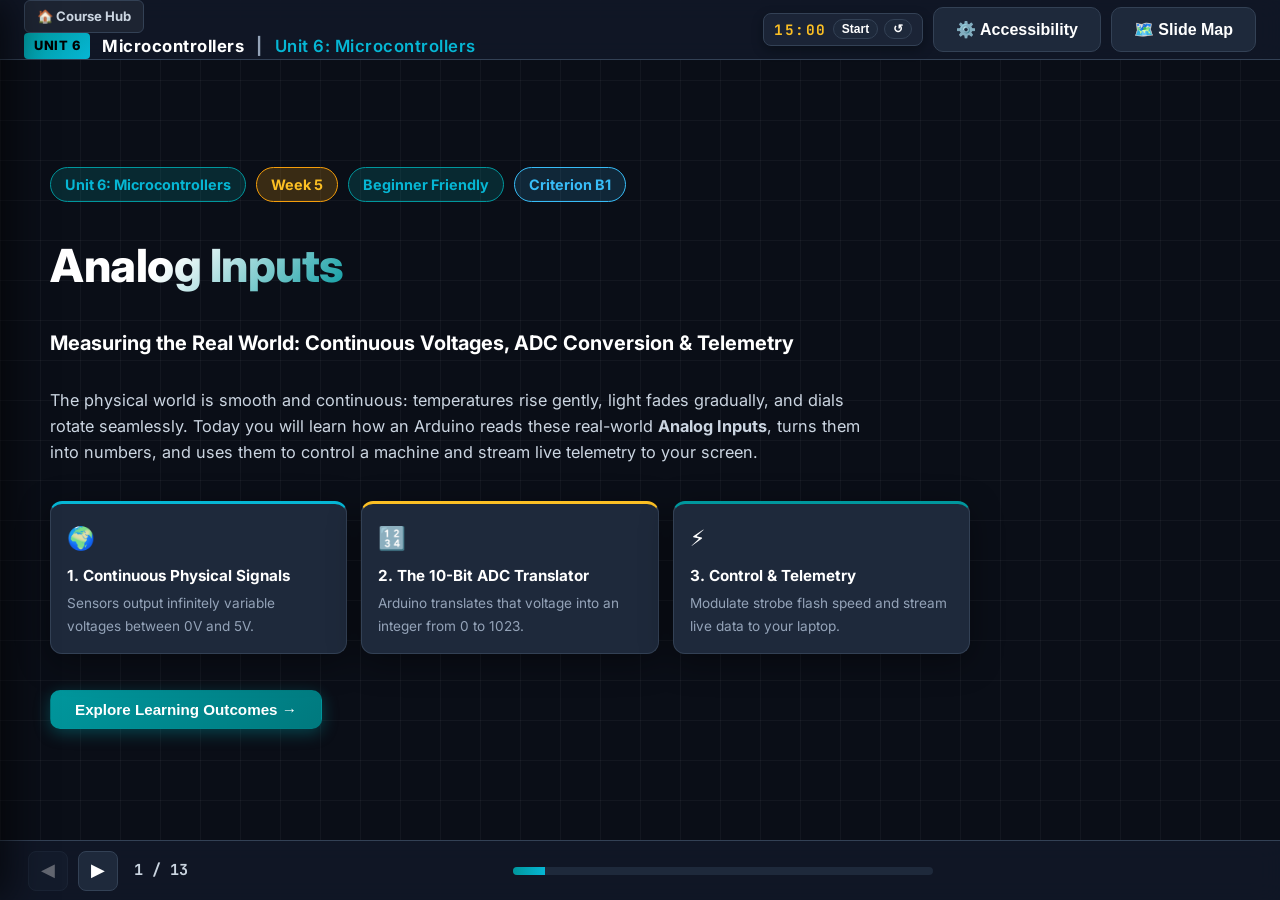
<file: week5/index.html>
<!DOCTYPE html>
<html lang="en">

<head>
  <meta charset="UTF-8">
  <meta name="viewport" content="width=device-width, initial-scale=1.0">
  <title>Unit 6: Microcontrollers — Week 5: Analog Inputs &amp; ADC</title>
  <link rel="stylesheet" href="../shared/css/presentation.css">
  <link rel="preconnect" href="https://fonts.googleapis.com">
  <link rel="preconnect" href="https://fonts.gstatic.com" crossorigin>
  <link
    href="https://fonts.googleapis.com/css2?family=Inter:wght@400;500;600;700;800&family=JetBrains+Mono:wght@400;600;700&display=swap"
    rel="stylesheet">
  <style>
    /* Slide Layout & Typography System */
    .slide {
      padding: 24px 50px 84px !important;
    }

    .slide-header {
      margin-bottom: 14px;
    }

    .slide-title {
      font-size: 1.85rem;
      font-weight: 800;
      color: #ffffff;
      letter-spacing: -0.3px;
    }

    .slide-subtitle {
      font-size: 1.05rem;
      color: var(--text-muted);
      margin-top: 4px;
      line-height: 1.4;
    }

    .slide-body {
      display: flex;
      flex-direction: column;
      gap: 14px;
    }

    .hero-title {
      font-size: 2.85rem;
      font-weight: 800;
      background: linear-gradient(135deg, #ffffff 40%, var(--accent-arduino));
      -webkit-background-clip: text;
      -webkit-text-fill-color: transparent;
      margin-bottom: 8px;
      letter-spacing: -0.5px;
    }

    .badge-bar {
      display: flex;
      gap: 10px;
      margin-bottom: 14px;
      flex-wrap: wrap;
    }

    .badge-pill {
      background: rgba(0, 151, 157, 0.2);
      border: 1px solid var(--accent-arduino);
      color: var(--accent-cyan);
      font-size: 0.9rem;
      font-weight: 700;
      padding: 5px 14px;
      border-radius: 20px;
    }

    .badge-pill.gold {
      background: rgba(245, 158, 11, 0.2);
      border-color: var(--color-warning);
      color: #fbbf24;
    }

    .card {
      background: var(--bg-surface-elevated);
      border: 1px solid var(--border-subtle);
      border-radius: 12px;
      padding: 18px 20px;
      transition: border-color 0.2s ease, box-shadow 0.2s ease;
    }

    .card:hover {
      border-color: rgba(0, 151, 157, 0.4);
    }

    .card.highlight {
      border-color: var(--accent-arduino);
      background: rgba(15, 23, 42, 0.92);
      box-shadow: 0 4px 20px rgba(0, 0, 0, 0.25);
    }

    .card-title {
      font-size: 1.1rem;
      font-weight: 700;
      color: #ffffff;
      margin-bottom: 8px;
      display: flex;
      align-items: center;
      gap: 8px;
    }

    .grid-2col {
      display: grid;
      grid-template-columns: 1fr 1fr;
      gap: 16px;
    }

    .grid-3col {
      display: grid;
      grid-template-columns: repeat(3, 1fr);
      gap: 14px;
    }

    .grid-4col {
      display: grid;
      grid-template-columns: repeat(4, 1fr);
      gap: 12px;
    }

    /* KSB Learning Outcome Grid */
    .ksb-grid {
      display: grid;
      grid-template-columns: repeat(3, 1fr);
      gap: 14px;
    }

    .ksb-card {
      background: rgba(15, 23, 42, 0.7);
      border: 1px solid var(--border-color);
      border-radius: 12px;
      padding: 16px 18px;
      display: flex;
      flex-direction: column;
      box-shadow: 0 4px 14px rgba(0, 0, 0, 0.25);
    }

    .ksb-card.k {
      border-top: 4px solid var(--accent-cyan);
    }

    .ksb-card.s {
      border-top: 4px solid var(--accent-arduino);
    }

    .ksb-card.b {
      border-top: 4px solid #fbbf24;
    }

    @media (max-width: 900px) {

      .grid-2col,
      .grid-3col,
      .grid-4col,
      .ksb-grid {
        grid-template-columns: 1fr;
      }

      .slide {
        padding: 18px 20px 80px !important;
      }
    }

    /* Signal Sorter Drag & Drop Styles */
    .sort-activity-container {
      display: grid;
      grid-template-columns: 1fr 1fr;
      gap: 16px;
      margin-top: 8px;
    }

    .sort-pool {
      background: rgba(15, 23, 42, 0.85);
      border: 1px dashed rgba(51, 65, 85, 0.8);
      border-radius: 10px;
      padding: 12px;
      min-height: 110px;
      display: flex;
      flex-wrap: wrap;
      gap: 8px;
      align-content: flex-start;
    }

    .sort-bucket {
      background: rgba(30, 41, 59, 0.6);
      border: 2px dashed rgba(51, 65, 85, 0.7);
      border-radius: 12px;
      padding: 14px;
      min-height: 190px;
      transition: all 0.2s ease;
      display: flex;
      flex-direction: column;
      gap: 8px;
    }

    .sort-bucket.drag-over {
      border-color: var(--accent-cyan);
      background: rgba(6, 182, 212, 0.12);
      transform: scale(1.01);
    }

    .sort-item {
      background: rgba(17, 24, 39, 0.95);
      border: 1px solid rgba(51, 65, 85, 0.8);
      color: #f1f5f9;
      padding: 7px 12px;
      border-radius: 8px;
      font-size: 0.84rem;
      font-weight: 600;
      cursor: grab;
      user-select: none;
      transition: all 0.15s ease;
      display: inline-flex;
      align-items: center;
      gap: 6px;
      box-shadow: 0 2px 6px rgba(0, 0, 0, 0.3);
    }

    .sort-item:hover {
      border-color: var(--accent-cyan);
      color: #ffffff;
      transform: translateY(-2px);
    }

    .sort-item.dragging {
      opacity: 0.4;
      cursor: grabbing;
    }

    .sort-item.selected-for-move {
      border-color: #38bdf8;
      box-shadow: 0 0 10px rgba(56, 189, 248, 0.6);
      background: rgba(56, 189, 248, 0.2);
    }

    .sort-item.correct {
      background: rgba(16, 185, 129, 0.25) !important;
      border-color: #10b981 !important;
      color: #a7f3d0 !important;
    }

    .sort-item.wrong {
      background: rgba(239, 68, 68, 0.25) !important;
      border-color: #ef4444 !important;
      color: #fca5a5 !important;
    }

    /* Strobe Lab Simulator Styles */
    .strobe-sim-panel {
      background: radial-gradient(circle at 75% 25%, rgba(0, 151, 157, 0.15) 0%, transparent 60%), rgba(15, 23, 42, 0.95);
      border: 1px solid var(--accent-arduino);
      border-radius: 14px;
      padding: 18px 22px;
      box-shadow: 0 10px 30px rgba(0, 0, 0, 0.5);
    }

    .pot-dial-container {
      display: flex;
      flex-direction: column;
      align-items: center;
      justify-content: center;
      gap: 10px;
      background: rgba(30, 41, 59, 0.7);
      border: 1px solid rgba(51, 65, 85, 0.8);
      border-radius: 12px;
      padding: 16px;
    }

    .pot-knob-visual {
      width: 120px;
      height: 120px;
      border-radius: 50%;
      background: radial-gradient(circle at 35% 35%, #475569 0%, #1e293b 70%, #0f172a 100%);
      border: 4px solid #64748b;
      position: relative;
      cursor: pointer;
      box-shadow: 0 8px 20px rgba(0, 0, 0, 0.6), inset 0 2px 4px rgba(255, 255, 255, 0.2);
      transition: transform 0.05s linear, border-color 0.2s ease;
    }

    .pot-knob-visual:hover {
      border-color: var(--accent-cyan);
    }

    .pot-pointer {
      position: absolute;
      width: 4px;
      height: 28px;
      background: #38bdf8;
      top: 8px;
      left: 50%;
      transform: translateX(-50%);
      border-radius: 2px;
      box-shadow: 0 0 8px #38bdf8;
    }

    .strobe-beacon-visual {
      width: 110px;
      height: 110px;
      border-radius: 50%;
      background: #1e293b;
      border: 3px solid #475569;
      display: flex;
      flex-direction: column;
      align-items: center;
      justify-content: center;
      position: relative;
      transition: background 0.05s ease, box-shadow 0.05s ease, border-color 0.05s ease;
      box-shadow: 0 6px 16px rgba(0, 0, 0, 0.4);
    }

    .strobe-beacon-visual.flash-on {
      background: #ffffff !important;
      border-color: #38bdf8 !important;
      box-shadow: 0 0 45px rgba(255, 255, 255, 0.95), 0 0 80px rgba(56, 189, 248, 0.7) !important;
    }

    .strobe-beacon-visual.flash-on span {
      color: #0f172a !important;
      font-weight: 800;
    }

    /* Serial Monitor Terminal Window */
    .serial-terminal {
      background: #090d16;
      border: 1px solid #1e293b;
      border-radius: 10px;
      font-family: var(--font-mono);
      font-size: 0.84rem;
      display: flex;
      flex-direction: column;
      overflow: hidden;
      height: 230px;
      box-shadow: inset 0 2px 10px rgba(0, 0, 0, 0.7);
    }

    .serial-header {
      background: #1e293b;
      padding: 6px 12px;
      display: flex;
      justify-content: space-between;
      align-items: center;
      border-bottom: 1px solid #334155;
    }

    .serial-log-body {
      padding: 10px 12px;
      overflow-y: auto;
      flex: 1;
      display: flex;
      flex-direction: column;
      gap: 3px;
      color: #38bdf8;
    }

    .serial-line {
      line-height: 1.4;
      word-break: break-all;
    }

    .serial-line.sys {
      color: #94a3b8;
      font-style: italic;
    }

    /* Code Display Box */
    .code-box {
      background: #090d16;
      border: 1px solid #1e293b;
      border-radius: 8px;
      padding: 14px 16px;
      font-family: var(--font-mono);
      font-size: 0.88rem;
      color: #e2e8f0;
      line-height: 1.6;
      overflow-x: auto;
      border-left: 3px solid var(--accent-arduino);
    }

    .code-hl {
      color: #38bdf8;
      font-weight: 700;
    }

    .code-comm {
      color: #64748b;
      font-style: italic;
    }

    .code-fn {
      color: #f472b6;
    }

    .code-num {
      color: #34d399;
    }

    /* Micro-Quiz Options */
    .quiz-option {
      background: rgba(30, 41, 59, 0.7);
      border: 1px solid rgba(51, 65, 85, 0.8);
      color: #f1f5f9;
      padding: 12px 16px;
      border-radius: 8px;
      cursor: pointer;
      text-align: left;
      font-size: 0.88rem;
      font-weight: 600;
      transition: all 0.15s ease;
      display: flex;
      align-items: center;
      gap: 10px;
    }

    .quiz-option:hover {
      border-color: var(--accent-cyan);
      background: rgba(37, 51, 72, 0.9);
      transform: translateX(3px);
    }

    .quiz-option.correct {
      background: rgba(16, 185, 129, 0.25) !important;
      border-color: #10b981 !important;
      color: #a7f3d0 !important;
    }

    .quiz-option.wrong {
      background: rgba(239, 68, 68, 0.25) !important;
      border-color: #ef4444 !important;
      color: #fca5a5 !important;
    }

    /* Timer Widget */
    .timer-badge-container {
      display: inline-flex;
      align-items: center;
      gap: 8px;
      background: rgba(15, 23, 42, 0.9);
      border: 1px solid var(--accent-arduino);
      border-radius: 8px;
      padding: 4px 12px;
      font-family: var(--font-mono);
      font-size: 0.9rem;
    }
  </style>
</head>

<body>

  <div class="bg-grid"></div>

  <div id="app-container">
    <div id="deck-viewport">

      <!-- Top Header -->
      <header class="deck-header">
        <div class="header-top-row">
          <a href="../index.html" class="nav-hub-link" title="Return to Course Homepage Hub">
            🏠 Course Hub
          </a>
          <div class="brand-badge">
            <span class="pill">UNIT 6</span>
            <span>Microcontrollers</span>
            <span style="color: var(--text-muted);">|</span>
            <span id="header-slide-topic" style="color: var(--accent-cyan); font-weight: 600;">Week 5: Analog Inputs
              &amp; ADC</span>
          </div>
        </div>
        <div class="header-actions">
          <div class="timer-widget" data-duration="15"
            style="display: inline-flex; align-items: center; gap: 6px; background: rgba(30, 41, 59, 0.8); border: 1px solid var(--border-subtle); padding: 4px 10px; border-radius: 8px;">
            <span class="timer-display"
              style="font-family: var(--font-mono); font-weight: 700; color: #fbbf24; font-size: 0.9rem;">15:00</span>
            <button class="timer-toggle btn btn-secondary" style="padding: 2px 8px; font-size: 0.75rem;">Start</button>
            <button class="timer-reset btn btn-secondary" style="padding: 2px 8px; font-size: 0.75rem;">↺</button>
          </div>

          <button class="btn btn-secondary" id="open-a11y-drawer" title="Accessibility &amp; Neurodiversity (Key: A)">
            ⚙️ Accessibility
          </button>
          <button class="btn btn-secondary" id="open-slide-matrix" title="View all slides overview (Key: M)">
            🗺️ Slide Map
          </button>
        </div>
      </header>

      <!-- Slides Wrapper -->
      <main id="slides-wrapper">

        <!-- ==========================================
             SLIDE 1: Welcome & Mission
             ========================================== -->
        <section class="slide active" id="slide-1">
          <div class="slide-body" style="justify-content: center; align-items: flex-start;">
            <div class="badge-bar">
              <span class="badge-pill">Unit 6: Microcontrollers</span>
              <span class="badge-pill gold">Week 5</span>
              <span class="badge-pill">Beginner Friendly</span>
              <span class="badge-pill"
                style="border-color: #38bdf8; color: #38bdf8; background: rgba(56, 189, 248, 0.15);">Criterion B1</span>
            </div>

            <h1 class="hero-title">Analog Inputs</h1>
            <h2 class="slide-subtitle" style="font-size: 1.25rem; color: #ffffff; margin-bottom: 16px;">
              Measuring the Real World: Continuous Voltages, ADC Conversion &amp; Telemetry
            </h2>

            <p
              style="font-size: 1.02rem; color: var(--text-secondary); max-width: 820px; line-height: 1.6; margin-bottom: 22px;">
              The physical world is smooth and continuous: temperatures rise gently, light fades gradually, and dials
              rotate seamlessly. Today you will learn how an Arduino reads these real-world <strong>Analog
                Inputs</strong>, turns them into numbers, and uses them to control a machine and stream live telemetry
              to your screen.
            </p>

            <div class="grid-3col" style="width: 100%; max-width: 920px; margin-bottom: 22px;">
              <div class="card" style="padding: 16px; border-top: 3px solid var(--accent-cyan);">
                <div style="font-size: 1.4rem; margin-bottom: 6px;">🌍</div>
                <div style="font-weight: 700; color: #ffffff; font-size: 0.95rem;">1. Continuous Physical Signals</div>
                <div style="font-size: 0.85rem; color: var(--text-muted); margin-top: 4px;">Sensors output infinitely
                  variable voltages between 0V and 5V.</div>
              </div>
              <div class="card" style="padding: 16px; border-top: 3px solid #fbbf24;">
                <div style="font-size: 1.4rem; margin-bottom: 6px;">🔢</div>
                <div style="font-weight: 700; color: #ffffff; font-size: 0.95rem;">2. The 10-Bit ADC Translator</div>
                <div style="font-size: 0.85rem; color: var(--text-muted); margin-top: 4px;">Arduino translates that
                  voltage into an integer from 0 to 1023.</div>
              </div>
              <div class="card" style="padding: 16px; border-top: 3px solid var(--accent-arduino);">
                <div style="font-size: 1.4rem; margin-bottom: 6px;">⚡</div>
                <div style="font-weight: 700; color: #ffffff; font-size: 0.95rem;">3. Control &amp; Telemetry</div>
                <div style="font-size: 0.85rem; color: var(--text-muted); margin-top: 4px;">Modulate strobe flash speed
                  and stream live data to your laptop.</div>
              </div>
            </div>

            <div style="display: flex; gap: 12px; align-items: center;">
              <button class="btn btn-primary" onclick="window.deckEngine ? window.deckEngine.nextSlide() : null"
                style="padding: 10px 24px; font-size: 0.95rem;">
                Explore Learning Outcomes →
              </button>
            </div>
          </div>
        </section>

        <!-- ==========================================
             SLIDE 2: Clear Learning Outcomes (KSB)
             ========================================== -->
        <section class="slide" id="slide-2">
          <div class="slide-header">
            <span class="slide-tag">Lesson Objectives • BTEC Unit 6 Criterion B1</span>
            <h2 class="slide-title">Learning Outcomes: Analog Inputs &amp; ADC</h2>
            <p class="slide-subtitle">Clear Knowledge, Practical Skills, and Professional Behaviors for today's session:
            </p>
          </div>

          <div class="slide-body">
            <div class="ksb-grid">
              <!-- Knowledge -->
              <div class="ksb-card k">
                <div class="card-title" style="color: var(--accent-cyan); font-size: 1.05rem; margin-bottom: 10px;">
                  🧠 Knowledge (K)
                </div>
                <ul
                  style="padding-left: 18px; font-size: 0.86rem; color: var(--text-secondary); line-height: 1.6; display: flex; flex-direction: column; gap: 8px;">
                  <li><strong>Continuous vs. Discrete:</strong> Explain why natural phenomena (heat, light, force,
                    angle) are analog voltages, unlike 2-state digital signals.</li>
                  <li><strong>Sensor Variety:</strong> Identify common analog input devices: potentiometers (angle),
                    thermistors (heat), and LDRs (light).</li>
                  <li><strong>ADC Quantization:</strong> Understand how a 10-bit ADC slices 0–5V into 1024 discrete
                    steps (values 0 to 1023, ~4.89 mV/step).</li>
                </ul>
              </div>

              <!-- Skills -->
              <div class="ksb-card s">
                <div class="card-title" style="color: var(--accent-arduino); font-size: 1.05rem; margin-bottom: 10px;">
                  🛠️ Skills (S)
                </div>
                <ul
                  style="padding-left: 18px; font-size: 0.86rem; color: var(--text-secondary); line-height: 1.6; display: flex; flex-direction: column; gap: 8px;">
                  <li><strong>Divider Circuit Wiring:</strong> Correctly wire a 3-pin potentiometer to 5V, GND, and
                    analog pin A0 on the breadboard.</li>
                  <li><strong>Voltage Acquisition:</strong> Sample analog pins in Arduino C++ using <code
                      style="color: #38bdf8;">analogRead(A0)</code>.</li>
                  <li><strong>Dynamic Output Control:</strong> Use sensor readings to adjust LED timing via <code
                      style="color: #38bdf8;">delay(sensorValue)</code> to build a variable strobe light.</li>
                </ul>
              </div>

              <!-- Behaviors & Diagnostics -->
              <div class="ksb-card b">
                <div class="card-title" style="color: #fbbf24; font-size: 1.05rem; margin-bottom: 10px;">
                  🎯 Telemetry &amp; Diagnostics (B)
                </div>
                <ul
                  style="padding-left: 18px; font-size: 0.86rem; color: var(--text-secondary); line-height: 1.6; display: flex; flex-direction: column; gap: 8px;">
                  <li><strong>Serial Stream Setup:</strong> Open laptop communication at 9600 baud with <code
                      style="color: #38bdf8;">Serial.begin(9600)</code> and <code
                      style="color: #38bdf8;">Serial.println()</code>.</li>
                  <li><strong>Fault Finding:</strong> Use the Serial Monitor to detect open grounds, disconnected
                    wipers, and code freezes in seconds.</li>
                  <li><strong>Evidence Portfolio:</strong> Capture live telemetry screenshots and breadboard photos for
                    your Criterion B1 report.</li>
                </ul>
              </div>
            </div>

            <!-- Success Checklist -->
            <div
              style="background: rgba(17, 24, 39, 0.85); border: 1px solid rgba(51, 65, 85, 0.8); border-radius: 10px; padding: 12px 18px; margin-top: 6px; display: flex; align-items: center; gap: 10px;">
              <span style="font-size: 1.2rem;">🎯</span>
              <div style="font-size: 0.88rem; color: var(--text-secondary);">
                <strong style="color: #ffffff;">Lab Benchmark:</strong>
                Success is when you can wire a potentiometer to Pin A0, turn the dial to change the LED strobe speed,
                and verify the changing 0–1023 numbers on your Serial Monitor.
              </div>
            </div>
          </div>
        </section>

        <!-- ==========================================
             SLIDE 3: Starter - Analogue vs Digital
             ========================================== -->
        <section class="slide" id="slide-3">
          <div class="slide-header">
            <div style="display: flex; justify-content: space-between; align-items: center;">
              <div>
                <span class="slide-tag">3-Min Warm Up • The Big Difference</span>
                <h2 class="slide-title">Analogue vs. Digital: What's the Difference?</h2>
                <p class="slide-subtitle">Everything in electronics is either Digital (2 choices) or Analogue (smooth
                  &amp; continuous)</p>
              </div>
              <div class="timer-badge-container">
                <span>⏱️</span>
                <span class="timer-display" data-duration="180">03:00</span>
                <button class="timer-btn timer-start-btn" style="padding: 2px 6px; font-size: 0.72rem;">Start</button>
                <button class="timer-btn timer-reset-btn" style="padding: 2px 6px; font-size: 0.72rem;">Reset</button>
              </div>
            </div>
          </div>

          <div class="slide-body">
            <!-- Simple 2-column comparison -->
            <div class="grid-2col" style="margin-bottom: 8px;">
              <div class="card" style="border-left: 4px solid var(--accent-cyan); padding: 14px 18px;">
                <div style="font-weight: 800; color: var(--accent-cyan); font-size: 1rem; margin-bottom: 4px;">🌊
                  Analogue (Continuous)</div>
                <div style="font-size: 0.88rem; color: var(--text-secondary); line-height: 1.5;">
                  Like a <strong>dimmer switch</strong> or a <strong>volume dial</strong>. It can be set to any level:
                  off, faint, medium, loud, or anywhere in between.
                </div>
              </div>
              <div class="card" style="border-left: 4px solid #fbbf24; padding: 14px 18px;">
                <div style="font-weight: 800; color: #fbbf24; font-size: 1rem; margin-bottom: 4px;">⚡ Digital (Only 2
                  States)</div>
                <div style="font-size: 0.88rem; color: var(--text-secondary); line-height: 1.5;">
                  Like a standard <strong>light switch</strong>. It is either completely <strong>ON (HIGH)</strong> or
                  completely <strong>OFF (LOW)</strong>. Nothing in between!
                </div>
              </div>
            </div>

            <!-- Draggable items pool -->
            <div
              style="background: rgba(15, 23, 42, 0.6); padding: 10px 14px; border-radius: 10px; border: 1px solid rgba(51, 65, 85, 0.6);">
              <div style="display: flex; justify-content: space-between; align-items: center; margin-bottom: 6px;">
                <span style="font-size: 0.82rem; font-weight: 700; color: #ffffff;">Click or drag to sort each
                  item:</span>
                <span id="pool-count"
                  style="font-size: 0.78rem; font-family: var(--font-mono); color: var(--accent-cyan);">6
                  remaining</span>
              </div>
              <div class="sort-pool" id="sort-items-pool">
                <div class="sort-item" draggable="true" id="item-pot" data-type="analogue"
                  data-label="Potentiometer (Volume Dial)">🎛️ Potentiometer (Volume Dial)</div>
                <div class="sort-item" draggable="true" id="item-btn" data-type="digital"
                  data-label="Pushbutton Switch">🔘 Pushbutton Switch</div>
                <div class="sort-item" draggable="true" id="item-led" data-type="digital"
                  data-label="LED Light (ON / OFF)">💡 LED Light (ON / OFF)</div>
                <div class="sort-item" draggable="true" id="item-tmp" data-type="analogue"
                  data-label="Temperature Sensor">🌡️ Temperature Sensor</div>
                <div class="sort-item" draggable="true" id="item-adc" data-type="digital"
                  data-label="Computer Binary Numbers">🔢 Computer Binary Numbers</div>
                <div class="sort-item" draggable="true" id="item-ldr" data-type="analogue"
                  data-label="Sunlight Dimmer Sensor">☀️ Sunlight Dimmer Sensor</div>
              </div>
            </div>

            <!-- Buckets -->
            <div class="sort-activity-container">
              <div class="sort-bucket" id="bucket-analogue">
                <div
                  style="display: flex; justify-content: space-between; align-items: center; border-bottom: 1px solid rgba(51, 65, 85, 0.6); padding-bottom: 6px;">
                  <strong style="color: var(--accent-cyan); font-size: 0.92rem;">🌊 Analogue (Smooth /
                    Variable)</strong>
                  <span id="analogue-count"
                    style="font-size: 0.78rem; font-family: var(--font-mono); color: var(--text-muted);">0 placed</span>
                </div>
              </div>
              <div class="sort-bucket" id="bucket-digital">
                <div
                  style="display: flex; justify-content: space-between; align-items: center; border-bottom: 1px solid rgba(51, 65, 85, 0.6); padding-bottom: 6px;">
                  <strong style="color: #fbbf24; font-size: 0.92rem;">⚡ Digital (Only 2 Choices)</strong>
                  <span id="digital-count"
                    style="font-size: 0.78rem; font-family: var(--font-mono); color: var(--text-muted);">0 placed</span>
                </div>
              </div>
            </div>

            <!-- Feedback -->
            <div id="sort-feedback"
              style="display: none; padding: 10px 14px; border-radius: 8px; font-size: 0.85rem; border-left: 4px solid var(--accent-cyan); background: rgba(15,23,42,0.9);">
            </div>

            <div style="display: flex; gap: 10px; align-items: center;">
              <button class="btn btn-primary" onclick="window.checkSortClassification()"
                style="padding: 7px 16px; font-size: 0.84rem;">
                ✓ Check My Answers
              </button>
              <button id="btn-reveal-sort" class="btn btn-secondary" onclick="window.revealSortAnswers()"
                style="display: none; padding: 7px 16px; font-size: 0.84rem;">
                💡 Reveal Solution
              </button>
              <button class="btn btn-secondary" onclick="window.resetSortActivity()"
                style="padding: 7px 14px; font-size: 0.84rem;">
                🔄 Reset
              </button>
            </div>
          </div>
        </section>

        <!-- ==========================================
             SLIDE 4: Different Kinds of Analog Inputs
             ========================================== -->
        <section class="slide" id="slide-4">
          <div class="slide-header">
            <span class="slide-tag">Engineering Practice • Real-World Sensors</span>
            <h2 class="slide-title">Types of Analog Inputs in Modern Systems</h2>
            <p class="slide-subtitle">How microcontrollers measure continuous physical forces, temperatures, and motion
              across industry</p>
          </div>

          <div class="slide-body">
            <div class="grid-2col" style="gap: 14px;">
              <!-- 1. Position & Motion -->
              <div class="card" style="border-top: 3px solid var(--accent-cyan); padding: 14px 16px;">
                <div style="display: flex; align-items: center; gap: 8px; margin-bottom: 6px;">
                  <span style="font-size: 1.3rem;">🎛️</span>
                  <div class="card-title" style="margin: 0; font-size: 1rem; color: #ffffff;">Position, Angle &amp;
                    Motion</div>
                </div>
                <p style="font-size: 0.85rem; color: var(--text-secondary); line-height: 1.5; margin-bottom: 8px;">
                  Mechanical sensors that measure rotation angle, sliding distance, or user control dials.
                </p>
                <div
                  style="background: rgba(30,41,59,0.7); padding: 8px 12px; border-radius: 6px; font-size: 0.82rem; line-height: 1.5; color: #cbd5e1;">
                  <div>• <strong>Devices:</strong> Rotary potentiometers, linear slider pots, joysticks, throttle
                    pedals.</div>
                  <div>• <strong>Where used:</strong> EV accelerator pedals, robotic arm joint feedback, audio mixing
                    desks.</div>
                  <div>• <strong>How it outputs:</strong> A sliding wiper outputs a smooth voltage proportional to
                    position.</div>
                </div>
              </div>

              <!-- 2. Temperature & Thermal -->
              <div class="card" style="border-top: 3px solid #f87171; padding: 14px 16px;">
                <div style="display: flex; align-items: center; gap: 8px; margin-bottom: 6px;">
                  <span style="font-size: 1.3rem;">🌡️</span>
                  <div class="card-title" style="margin: 0; font-size: 1rem; color: #ffffff;">Temperature &amp; Thermal
                    Sensors</div>
                </div>
                <p style="font-size: 0.85rem; color: var(--text-secondary); line-height: 1.5; margin-bottom: 8px;">
                  Thermal transducers that measure temperature changes with high accuracy.
                </p>
                <div
                  style="background: rgba(30,41,59,0.7); padding: 8px 12px; border-radius: 6px; font-size: 0.82rem; line-height: 1.5; color: #cbd5e1;">
                  <div>• <strong>Devices:</strong> NTC/PTC Thermistors, TMP36 ICs, analog RTD sensors.</div>
                  <div>• <strong>Where used:</strong> EV battery cooling systems, 3D printer hotends, HVAC thermostats.
                  </div>
                  <div>• <strong>How it outputs:</strong> Electrical resistance changes smoothly with heat, varying the
                    voltage (10mV/°C).</div>
                </div>
              </div>

              <!-- 3. Light & Optical -->
              <div class="card" style="border-top: 3px solid #fbbf24; padding: 14px 16px;">
                <div style="display: flex; align-items: center; gap: 8px; margin-bottom: 6px;">
                  <span style="font-size: 1.3rem;">☀️</span>
                  <div class="card-title" style="margin: 0; font-size: 1rem; color: #ffffff;">Light &amp; Optical
                    Sensors</div>
                </div>
                <p style="font-size: 0.85rem; color: var(--text-secondary); line-height: 1.5; margin-bottom: 8px;">
                  Photosensitive components that detect ambient brightness, reflections, and illumination.
                </p>
                <div
                  style="background: rgba(30,41,59,0.7); padding: 8px 12px; border-radius: 6px; font-size: 0.82rem; line-height: 1.5; color: #cbd5e1;">
                  <div>• <strong>Devices:</strong> Light Dependent Resistors (LDRs / Photoresistors), phototransistors.
                  </div>
                  <div>• <strong>Where used:</strong> Automatic vehicle headlights, solar panel trackers, phone
                    auto-brightness.</div>
                  <div>• <strong>How it outputs:</strong> Absorbed photons free electrons; resistance drops from 1MΩ
                    (dark) to 400Ω (bright).</div>
                </div>
              </div>

              <!-- 4. Force, Pressure & Environmental -->
              <div class="card" style="border-top: 3px solid #34d399; padding: 14px 16px;">
                <div style="display: flex; align-items: center; gap: 8px; margin-bottom: 6px;">
                  <span style="font-size: 1.3rem;">🗜️</span>
                  <div class="card-title" style="margin: 0; font-size: 1rem; color: #ffffff;">Force, Pressure &amp;
                    Liquids</div>
                </div>
                <p style="font-size: 0.85rem; color: var(--text-secondary); line-height: 1.5; margin-bottom: 8px;">
                  Mechanical and environmental sensors that detect physical force, weight, pressure, or moisture.
                </p>
                <div
                  style="background: rgba(30,41,59,0.7); padding: 8px 12px; border-radius: 6px; font-size: 0.82rem; line-height: 1.5; color: #cbd5e1;">
                  <div>• <strong>Devices:</strong> Force-Sensing Resistors (FSRs), strain gauges, pressure transducers,
                    soil probes.</div>
                  <div>• <strong>Where used:</strong> Digital scales, robotic surgical grippers, hydraulic brake
                    pressure, smart irrigation.</div>
                  <div>• <strong>How it outputs:</strong> Mechanical squeezing or fluid conductivity varies the
                    circuit's analog voltage.</div>
                </div>
              </div>
            </div>

            <!-- Connecting Golden Rule Banner -->
            <div
              style="background: rgba(15, 23, 42, 0.9); border: 1px solid var(--accent-arduino); border-radius: 10px; padding: 12px 18px; margin-top: 4px; display: flex; align-items: center; gap: 12px;">
              <span style="font-size: 1.4rem;">💡</span>
              <div style="font-size: 0.86rem; color: #e2e8f0; line-height: 1.5;">
                <strong style="color: #38bdf8;">The Universal Rule of Analog Inputs:</strong>
                Even though temperature, light, pressure, and dials seem totally different, every single one transforms
                physical changes into <strong>one universal signal: a smooth voltage between 0V and 5V</strong>. Arduino
                reads all of them using the exact same function: <code
                  style="color: #38bdf8; font-weight: 700;">analogRead(A0);</code>!
              </div>
            </div>
          </div>
        </section>

        <!-- ==========================================
             SLIDE 5: Our Sensor Today - What is a Potentiometer?
             ========================================== -->
        <section class="slide" id="slide-5">
          <div class="slide-header">
            <span class="slide-tag">Our Sensor Today • The Rotary Knob</span>
            <h2 class="slide-title">What is a Potentiometer?</h2>
            <p class="slide-subtitle">Why we start with a potentiometer: it's a simple, hands-on 3-pin volume knob!</p>
          </div>

          <div class="slide-body">
            <div class="grid-2col">
              <!-- What it is -->
              <div class="card">
                <div class="card-title" style="color: var(--accent-cyan);">🎛️ How It Works</div>
                <p style="font-size: 0.92rem; color: var(--text-secondary); line-height: 1.6; margin-bottom: 12px;">
                  Inside the knob is a circular strip of carbon. As you turn the knob, a small metal pointer (called the
                  <strong>wiper</strong>) slides across the strip:
                </p>

                <div style="display: flex; flex-direction: column; gap: 10px; font-size: 0.86rem;">
                  <div
                    style="background: rgba(30,41,59,0.7); padding: 10px 12px; border-radius: 8px; border-left: 3px solid #ef4444;">
                    <strong style="color: #f87171;">Pin 1:</strong> Connects to <strong>5 Volts (Power)</strong>.
                  </div>
                  <div
                    style="background: rgba(30,41,59,0.7); padding: 10px 12px; border-radius: 8px; border-left: 3px solid #38bdf8;">
                    <strong style="color: #38bdf8;">Middle Pin (Wiper):</strong> Connects to <strong>Pin A0</strong> on
                    the Arduino. It outputs whatever voltage you pick!
                  </div>
                  <div
                    style="background: rgba(30,41,59,0.7); padding: 10px 12px; border-radius: 8px; border-left: 3px solid #64748b;">
                    <strong style="color: #cbd5e1;">Pin 3:</strong> Connects to <strong>GND (Ground / 0V)</strong>.
                  </div>
                </div>
              </div>

              <!-- What happens when you turn it -->
              <div class="card highlight">
                <div class="card-title" style="color: #fbbf24;">⚡ What the Middle Pin Sends to Arduino</div>
                <p style="font-size: 0.9rem; color: var(--text-secondary); margin-bottom: 14px;">
                  Turning the knob smoothly divides the 5 Volts:
                </p>

                <div style="display: flex; flex-direction: column; gap: 10px;">
                  <div
                    style="background: #090d16; border: 1px solid #1e293b; border-radius: 8px; padding: 10px 14px; display: flex; justify-content: space-between; align-items: center;">
                    <span style="color: #94a3b8; font-size: 0.88rem;">Turn fully left (counter-clockwise):</span>
                    <strong style="color: #94a3b8; font-size: 1rem; font-family: var(--font-mono);">0.0 Volts</strong>
                  </div>
                  <div
                    style="background: #090d16; border: 1px solid #1e293b; border-radius: 8px; padding: 10px 14px; display: flex; justify-content: space-between; align-items: center;">
                    <span style="color: #38bdf8; font-size: 0.88rem;">Turn to the middle:</span>
                    <strong style="color: #38bdf8; font-size: 1rem; font-family: var(--font-mono);">2.5 Volts</strong>
                  </div>
                  <div
                    style="background: #090d16; border: 1px solid #1e293b; border-radius: 8px; padding: 10px 14px; display: flex; justify-content: space-between; align-items: center;">
                    <span style="color: #34d399; font-size: 0.88rem;">Turn fully right (clockwise):</span>
                    <strong style="color: #34d399; font-size: 1rem; font-family: var(--font-mono);">5.0 Volts</strong>
                  </div>
                </div>

                <div style="margin-top: 14px; font-size: 0.84rem; color: var(--text-muted); line-height: 1.5;">
                  💡 <strong>Key takeaway:</strong> The knob lets you dial in any voltage you want between 0 and 5
                  Volts.
                </div>
              </div>
            </div>
          </div>
        </section>

        <!-- ==========================================
             SLIDE 6: The Translator - The ADC
             ========================================== -->
        <section class="slide" id="slide-6">
          <div class="slide-header">
            <span class="slide-tag">Inside the Arduino • The Voltage Translator</span>
            <h2 class="slide-title">How Arduino Reads Voltage: The ADC</h2>
            <p class="slide-subtitle">Computers only understand numbers. The ADC turns volts into numbers you can use!
            </p>
          </div>

          <div class="slide-body">
            <div class="grid-2col">
              <!-- Explanation -->
              <div class="card">
                <div class="card-title" style="color: var(--accent-cyan);">🤔 What is an ADC?</div>
                <p style="font-size: 0.92rem; color: var(--text-secondary); line-height: 1.6; margin-bottom: 12px;">
                  <strong>ADC</strong> stands for <strong>Analogue-to-Digital Converter</strong>.
                </p>
                <p style="font-size: 0.92rem; color: var(--text-secondary); line-height: 1.6; margin-bottom: 14px;">
                  The Arduino CPU cannot do math on "volts". It needs a normal integer number.
                  The ADC measures the voltage on Pin A0 and converts it into a number between <strong>0 and
                    1023</strong>:
                </p>

                <div
                  style="background: #090d16; border: 1px solid #1e293b; border-radius: 8px; padding: 14px; text-align: center;">
                  <div style="font-size: 1.3rem; font-family: var(--font-mono); color: #38bdf8; font-weight: 800;">
                    0 Volts ➔ 0
                  </div>
                  <div
                    style="font-size: 1.3rem; font-family: var(--font-mono); color: #fbbf24; font-weight: 800; margin: 6px 0;">
                    2.5 Volts ➔ 512
                  </div>
                  <div style="font-size: 1.3rem; font-family: var(--font-mono); color: #34d399; font-weight: 800;">
                    5.0 Volts ➔ 1023
                  </div>
                </div>
              </div>

              <!-- Why 1023? -->
              <div class="card highlight">
                <div class="card-title" style="color: #fbbf24;">❓ Why 0 to 1023?</div>
                <p style="font-size: 0.9rem; color: var(--text-secondary); line-height: 1.6; margin-bottom: 14px;">
                  The Arduino Uno uses a <strong>10-bit converter</strong>. In binary, 10 bits can store
                  <strong>2<sup>10</sup> = 1,024</strong> different values (from 0 to 1023).
                </p>

                <div
                  style="background: rgba(30,41,59,0.7); padding: 12px; border-radius: 8px; font-size: 0.88rem; color: #f1f5f9; line-height: 1.6;">
                  <div>• That means the 5 Volts is chopped into <strong>1024 tiny steps</strong>.</div>
                  <div>• Each step is about <strong>0.005 Volts (5 millivolts)</strong>.</div>
                  <div>• This makes it very sensitive and smooth!</div>
                </div>

                <div
                  style="margin-top: 14px; padding: 10px; background: rgba(15,23,42,0.9); border-radius: 8px; border: 1px solid var(--accent-arduino); font-size: 0.85rem; color: #38bdf8;">
                  ✨ In your code, you get this number with one line:
                  <div style="font-family: var(--font-mono); font-weight: 700; color: #ffffff; margin-top: 4px;">
                    int sensorValue = analogRead(A0);
                  </div>
                </div>
              </div>
            </div>
          </div>
        </section>

        <!-- ==========================================
             SLIDE 7: The Project Idea
             ========================================== -->
        <section class="slide" id="slide-7">
          <div class="slide-header">
            <span class="slide-tag">The Build Plan • How It Fits Together</span>
            <h2 class="slide-title">The Project: Variable-Speed Strobe Light</h2>
            <p class="slide-subtitle">How does reading a number make a light change speed? Here is the logic:</p>
          </div>

          <div class="slide-body">
            <!-- 3-step logic sequence -->
            <div class="grid-3col">
              <div class="card" style="border-top: 4px solid var(--accent-cyan);">
                <div style="font-size: 1.1rem; font-weight: 700; color: #ffffff; margin-bottom: 6px;">Step 1: Read
                  Number</div>
                <p style="font-size: 0.88rem; color: var(--text-secondary); line-height: 1.5;">
                  Arduino reads the knob value and saves it into <code
                    style="color:var(--accent-cyan);">sensorValue</code> (between 0 and 1023).
                </p>
              </div>

              <div class="card" style="border-top: 4px solid #fbbf24;">
                <div style="font-size: 1.1rem; font-weight: 700; color: #ffffff; margin-bottom: 6px;">Step 2: Turn LED
                  ON &amp; Wait</div>
                <p style="font-size: 0.88rem; color: var(--text-secondary); line-height: 1.5;">
                  Turn the LED ON, then wait for <code style="color:#fbbf24;">delay(sensorValue)</code> milliseconds.
                </p>
              </div>

              <div class="card" style="border-top: 4px solid #34d399;">
                <div style="font-size: 1.1rem; font-weight: 700; color: #ffffff; margin-bottom: 6px;">Step 3: Turn LED
                  OFF &amp; Wait</div>
                <p style="font-size: 0.88rem; color: var(--text-secondary); line-height: 1.5;">
                  Turn the LED OFF, then wait for another <code style="color:#34d399;">delay(sensorValue)</code>
                  milliseconds.
                </p>
              </div>
            </div>

            <!-- Big Notice Box -->
            <div class="card highlight" style="margin-top: 8px; padding: 18px 22px;">
              <div style="font-size: 1.1rem; font-weight: 800; color: #ffffff; margin-bottom: 8px;">
                💡 Why does the speed change?
              </div>
              <div style="font-size: 0.95rem; color: #f1f5f9; line-height: 1.6;">
                • If the knob is turned down to <strong>50</strong>, the Arduino only waits <strong>50
                  milliseconds</strong>. The light flashes super fast! (Strobe effect)<br>
                • If the knob is turned up to <strong>1000</strong>, the Arduino waits <strong>1 whole second</strong>
                on and 1 whole second off. The light blinks very slowly.
              </div>
            </div>
          </div>
        </section>

        <!-- ==========================================
             SLIDE 8: Interactive Lab Simulator
             ========================================== -->
        <section class="slide" id="slide-8">
          <div class="slide-header">
            <span class="slide-tag">Interactive Simulation • Try It Right Now!</span>
            <h2 class="slide-title">Interactive Strobe &amp; Serial Monitor Simulator</h2>
            <p class="slide-subtitle">Drag the slider or click the buttons below to see the light flash and watch live
              data stream:</p>
          </div>

          <div class="slide-body">
            <div class="grid-2col" style="gap: 16px;">
              <!-- Left: Hardware Simulator -->
              <div class="card strobe-sim-panel">
                <div style="display: flex; justify-content: space-between; align-items: center; margin-bottom: 12px;">
                  <strong style="color: #ffffff; font-size: 0.95rem;">🎛️ Virtual Hardware</strong>
                  <span id="strobe-status-pill" class="badge-pill" style="font-size: 0.82rem;">ADC: 512 | 2.50V</span>
                </div>

                <div
                  style="display: flex; gap: 16px; align-items: center; justify-content: space-around; margin-bottom: 14px;">
                  <!-- Potentiometer Dial -->
                  <div class="pot-dial-container">
                    <div style="font-size: 0.82rem; font-weight: 700; color: #94a3b8;">TURN THE KNOB (A0)</div>
                    <div class="pot-knob-visual" id="sim-pot-knob" title="Drag slider below">
                      <div class="pot-pointer" id="sim-pot-pointer"></div>
                    </div>
                    <input type="range" id="sim-pot-slider" min="0" max="1023" value="512"
                      style="width: 100%; accent-color: var(--accent-cyan); cursor: pointer;" />
                    <div
                      style="display: flex; justify-content: space-between; width: 100%; font-size: 0.74rem; font-family: var(--font-mono); color: #94a3b8;">
                      <span>0 (Fast)</span>
                      <span>512</span>
                      <span>1023 (Slow)</span>
                    </div>
                  </div>

                  <!-- Strobe Beacon LED -->
                  <div style="display: flex; flex-direction: column; align-items: center; gap: 8px;">
                    <div style="font-size: 0.82rem; font-weight: 700; color: #94a3b8;">LED LIGHT (PIN 13)</div>
                    <div class="strobe-beacon-visual" id="sim-strobe-beacon">
                      <span style="font-size: 0.8rem; color: #64748b; font-family: var(--font-mono);">FLASH</span>
                    </div>
                    <span id="sim-scope-freq"
                      style="font-size: 0.78rem; font-family: var(--font-mono); color: var(--accent-cyan);">f = 0.98
                      Hz</span>
                  </div>
                </div>

                <!-- Quick Buttons -->
                <div style="display: flex; gap: 6px; flex-wrap: wrap; justify-content: center;">
                  <button class="btn btn-secondary" onclick="window.setSimPotValue(50)"
                    style="padding: 5px 10px; font-size: 0.8rem;">⚡ Super Fast (ADC: 50)</button>
                  <button class="btn btn-secondary" onclick="window.setSimPotValue(512)"
                    style="padding: 5px 10px; font-size: 0.8rem;">Medium (ADC: 512)</button>
                  <button class="btn btn-secondary" onclick="window.setSimPotValue(1000)"
                    style="padding: 5px 10px; font-size: 0.8rem;">🐢 Slow Blink (ADC: 1000)</button>
                </div>
              </div>

              <!-- Right: Virtual Serial Monitor Console -->
              <div class="card" style="padding: 14px;">
                <div style="display: flex; justify-content: space-between; align-items: center; margin-bottom: 10px;">
                  <strong style="color: #ffffff; font-size: 0.95rem;">💻 Serial Monitor on Your Laptop</strong>
                  <button class="btn btn-secondary" onclick="window.clearSerialTerminal()"
                    style="padding: 3px 8px; font-size: 0.75rem;">Clear Screen</button>
                </div>

                <!-- Terminal Display -->
                <div class="serial-terminal">
                  <div class="serial-header">
                    <span style="color: #94a3b8; font-size: 0.76rem;">COM3 (Arduino Uno connected at 9600 baud)</span>
                  </div>
                  <div class="serial-log-body" id="serial-log-container">
                    <div class="serial-line sys">--- Serial Port Connected ---</div>
                    <div class="serial-line sys">Rotate the knob on the left to see live values change!</div>
                  </div>
                </div>

                <!-- Explanation Box -->
                <div
                  style="margin-top: 10px; background: rgba(15,23,42,0.8); border: 1px solid rgba(51,65,85,0.7); border-radius: 8px; padding: 10px; font-size: 0.82rem; color: var(--text-secondary); line-height: 1.5;">
                  💡 <strong>Notice:</strong> As you drag the knob, the numbers on your simulated screen update in real
                  time. This is exactly what you will see on your computer in the lab!
                </div>
              </div>
            </div>
          </div>
        </section>

        <!-- ==========================================
             SLIDE 9: The Simple Code
             ========================================== -->
        <section class="slide" id="slide-9">
          <div class="slide-header">
            <span class="slide-tag">The Program • Clean &amp; Simple</span>
            <h2 class="slide-title">The Arduino Code (Line by Line)</h2>
            <p class="slide-subtitle">This short program is all you need to make the entire project work:</p>
          </div>

          <div class="slide-body">
            <div class="grid-2col">
              <!-- Code Box -->
              <div class="card highlight">
                <div class="card-title" style="color: #34d399;">💻 Full Working Sketch</div>
                <div class="code-box" style="font-size: 0.84rem;">
                  <span class="code-hl">int</span> potPin = A0; &nbsp;<span class="code-comm">// Knob is on Pin
                    A0</span><br>
                  <span class="code-hl">int</span> ledPin = 13; &nbsp;<span class="code-comm">// LED is on Pin
                    13</span><br><br>
                  <span class="code-hl">void</span> <span class="code-fn">setup</span>() {<br>
                  &nbsp;&nbsp;pinMode(potPin, INPUT); &nbsp;&nbsp;&nbsp;<span class="code-comm">// Configure A0 as analog input</span><br>
                  &nbsp;&nbsp;pinMode(ledPin, OUTPUT); &nbsp;&nbsp;<span class="code-comm">// LED pin as output</span><br>
                  &nbsp;&nbsp;Serial.begin(<span class="code-num">9600</span>); &nbsp;<span class="code-comm">// Start
                    Serial communication</span><br>
                  }<br><br>
                  <span class="code-hl">void</span> <span class="code-fn">loop</span>() {<br>
                  &nbsp;&nbsp;<span class="code-hl">int</span> sensorValue = <span
                    class="code-fn">analogRead</span>(potPin);<br><br>
                  &nbsp;&nbsp;Serial.print(<span class="code-hl">"ADC Value: "</span>);<br>
                  &nbsp;&nbsp;Serial.println(sensorValue); &nbsp;<span class="code-comm">// Send number to
                    laptop</span><br><br>
                  &nbsp;&nbsp;digitalWrite(ledPin, HIGH); &nbsp;<span class="code-comm">// Light ON</span><br>
                  &nbsp;&nbsp;delay(sensorValue); &nbsp;&nbsp;&nbsp;&nbsp;&nbsp;&nbsp;&nbsp;&nbsp;&nbsp;<span
                    class="code-comm">// Wait</span><br>
                  &nbsp;&nbsp;digitalWrite(ledPin, LOW); &nbsp;&nbsp;<span class="code-comm">// Light OFF</span><br>
                  &nbsp;&nbsp;delay(sensorValue); &nbsp;&nbsp;&nbsp;&nbsp;&nbsp;&nbsp;&nbsp;&nbsp;&nbsp;<span
                    class="code-comm">// Wait</span><br>
                  }
                </div>
              </div>

              <!-- Plain English Breakdown -->
              <div class="card">
                <div class="card-title" style="color: var(--accent-cyan);">📖 What Each Line Does</div>
                <div
                  style="display: flex; flex-direction: column; gap: 10px; font-size: 0.85rem; color: #f1f5f9; line-height: 1.5;">
                  <div style="background: rgba(30,41,59,0.7); padding: 8px 10px; border-radius: 6px;">
                    <strong style="color:#38bdf8;">setup():</strong> Runs once when Arduino turns on. It configures
                    <code style="color: #38bdf8;">potPin</code> (A0) as an <code style="color: #38bdf8;">INPUT</code>,
                    <code style="color: #38bdf8;">ledPin</code> as an <code style="color: #38bdf8;">OUTPUT</code>, and starts the Serial link at 9600 speed.
                  </div>
                  <div style="background: rgba(30,41,59,0.7); padding: 8px 10px; border-radius: 6px;">
                    <strong style="color:#38bdf8;">analogRead(A0):</strong> Checks the knob right now and gets a number
                    between 0 and 1023.
                  </div>
                  <div style="background: rgba(30,41,59,0.7); padding: 8px 10px; border-radius: 6px;">
                    <strong style="color:#fbbf24;">Serial.println():</strong> Prints that number onto your computer
                    screen so you can see it.
                  </div>
                  <div style="background: rgba(30,41,59,0.7); padding: 8px 10px; border-radius: 6px;">
                    <strong style="color:#34d399;">delay(sensorValue):</strong> Pauses the program for that number of
                    milliseconds before switching the light.
                  </div>
                </div>
              </div>
            </div>
          </div>
        </section>

        <!-- ==========================================
             SLIDE 10: Why the Serial Monitor Matters
             ========================================== -->
        <section class="slide" id="slide-10">
          <div class="slide-header">
            <span class="slide-tag">Debugging Skills • Finding Faults</span>
            <h2 class="slide-title">Why the Serial Monitor is Your Best Friend</h2>
            <p class="slide-subtitle">It lets you see inside the Arduino's brain instead of guessing what went wrong!
            </p>
          </div>

          <div class="slide-body">
            <div class="grid-2col">
              <!-- Without Serial -->
              <div class="card" style="border-top: 3px solid #ef4444;">
                <div class="card-title" style="color: #f87171;">🚫 Without the Serial Monitor ("Guessing Blind")</div>
                <div style="font-size: 0.88rem; color: var(--text-secondary); line-height: 1.6;">
                  <p>Imagine your LED is not flashing. You have no screen:</p>
                  <ul style="padding-left: 18px; margin-top: 6px;">
                    <li>Is the knob wire loose?</li>
                    <li>Is the LED blown?</li>
                    <li>Is the code frozen?</li>
                    <li>Is the Arduino reading 0?</li>
                  </ul>
                  <p style="margin-top: 8px; color: #fca5a5;">
                    You have no idea! You have to guess.
                  </p>
                </div>
              </div>

              <!-- With Serial -->
              <div class="card highlight" style="border-top: 3px solid #10b981;">
                <div class="card-title" style="color: #34d399;">✅ With the Serial Monitor ("Total Clarity")</div>
                <div style="font-size: 0.88rem; color: var(--text-secondary); line-height: 1.6;">
                  <p>You open the Serial Monitor and look at the numbers:</p>
                  <ul style="padding-left: 18px; margin-top: 6px;">
                    <li>If you turn the knob and the numbers change (e.g. 100 ➔ 600), <strong>the knob is 100%
                        working</strong>!</li>
                    <li>If the numbers are stuck at 1023, you know a ground wire came loose.</li>
                    <li>If nothing prints, you forgot <code style="color:#38bdf8;">Serial.begin(9600)</code>.</li>
                  </ul>
                  <p style="margin-top: 8px; color: #a7f3d0;">
                    You can fix the problem in 5 seconds!
                  </p>
                </div>
              </div>
            </div>

            <!-- Pro Tip Box -->
            <div
              style="background: rgba(15, 23, 42, 0.9); border: 1px solid var(--accent-arduino); border-radius: 10px; padding: 12px 18px; margin-top: 6px;">
              <strong style="color: #ffffff; font-size: 0.92rem;">💡 Pro Tip for the Lab:</strong>
              <span style="font-size: 0.88rem; color: var(--text-secondary); margin-left: 6px;">
                Make sure the bottom-right corner of your Serial Monitor window says <strong>9600 baud</strong>. If it
                says something else, you will see weird question marks instead of numbers!
              </span>
            </div>
          </div>
        </section>

        <!-- ==========================================
             SLIDE 11: Step-by-Step Build & Test Guide
             ========================================== -->
        <section class="slide" id="slide-11">
          <div class="slide-header">
            <div style="display: flex; justify-content: space-between; align-items: center;">
              <div>
                <span class="slide-tag">Practical Lab • 15 Minutes</span>
                <h2 class="slide-title">15-Minute Build &amp; Test Protocol</h2>
                <p class="slide-subtitle">Follow these 4 simple steps at your lab bench:</p>
              </div>
              <div class="timer-badge-container">
                <span>⏱️</span>
                <span class="timer-display" data-duration="900">15:00</span>
                <button class="timer-btn timer-start-btn" style="padding: 2px 6px; font-size: 0.72rem;">Start</button>
                <button class="timer-btn timer-reset-btn" style="padding: 2px 6px; font-size: 0.72rem;">Reset</button>
              </div>
            </div>
          </div>

          <div class="slide-body">
            <div class="grid-4col">
              <div class="card" style="border-top: 4px solid #38bdf8;">
                <div style="font-size: 0.8rem; font-weight: 800; color: #38bdf8; margin-bottom: 4px;">STEP 1</div>
                <div style="font-size: 0.98rem; font-weight: 700; color: #ffffff; margin-bottom: 8px;">Wire the Circuit
                </div>
                <ul style="padding-left: 14px; font-size: 0.82rem; color: var(--text-secondary); line-height: 1.5;">
                  <li>Outer knob pins ➔ <strong>5V</strong> and <strong>GND</strong>.</li>
                  <li>Middle knob pin ➔ <strong>A0</strong>.</li>
                  <li>LED long leg ➔ <strong>Pin 13</strong> (with 220Ω resistor). Short leg ➔ <strong>GND</strong>.
                  </li>
                </ul>
              </div>

              <div class="card" style="border-top: 4px solid #f59e0b;">
                <div style="font-size: 0.8rem; font-weight: 800; color: #f59e0b; margin-bottom: 4px;">STEP 2</div>
                <div style="font-size: 0.98rem; font-weight: 700; color: #ffffff; margin-bottom: 8px;">Upload the Code
                </div>
                <ul style="padding-left: 14px; font-size: 0.82rem; color: var(--text-secondary); line-height: 1.5;">
                  <li>Type or copy the 12 lines of code.</li>
                  <li>Click the Upload arrow (➔) in Arduino IDE.</li>
                  <li>Check for "Done uploading".</li>
                </ul>
              </div>

              <div class="card" style="border-top: 4px solid #10b981;">
                <div style="font-size: 0.8rem; font-weight: 800; color: #10b981; margin-bottom: 4px;">STEP 3</div>
                <div style="font-size: 0.98rem; font-weight: 700; color: #ffffff; margin-bottom: 8px;">Open Serial
                  Monitor</div>
                <ul style="padding-left: 14px; font-size: 0.82rem; color: var(--text-secondary); line-height: 1.5;">
                  <li>Click the magnifying glass icon (top right).</li>
                  <li>Verify baud rate is <strong>9600</strong>.</li>
                  <li>Rotate the knob and watch numbers climb from 0 to 1023.</li>
                </ul>
              </div>

              <div class="card" style="border-top: 4px solid #a855f7;">
                <div style="font-size: 0.8rem; font-weight: 800; color: #a855f7; margin-bottom: 4px;">STEP 4</div>
                <div style="font-size: 0.98rem; font-weight: 700; color: #ffffff; margin-bottom: 8px;">Save Your
                  Evidence</div>
                <ul style="padding-left: 14px; font-size: 0.82rem; color: var(--text-secondary); line-height: 1.5;">
                  <li>Take a clear photo of your breadboard.</li>
                  <li>Take a screenshot of the Serial numbers.</li>
                  <li>Answer the 4 quick exit questions.</li>
                </ul>
              </div>
            </div>

            <!-- Discussion Questions While Building -->
            <div
              style="background: rgba(15, 23, 42, 0.9); border: 1px solid var(--accent-arduino); border-radius: 10px; padding: 12px 18px; margin-top: 6px;">
              <strong style="color: #ffffff; font-size: 0.92rem;">💬 Questions to think about while you test:</strong>
              <div
                style="display: grid; grid-template-columns: 1fr 1fr; gap: 12px; margin-top: 6px; font-size: 0.84rem; color: var(--text-secondary);">
                <div>• When you increase the number, does the flashing become faster or slower? Why?</div>
                <div>• What is the lowest and highest number you saw on your Serial Monitor?</div>
              </div>
            </div>
          </div>
        </section>

        <!-- ==========================================
             SLIDE 12: Quick 60-Second Quiz
             ========================================== -->
        <section class="slide" id="slide-12">
          <div class="slide-header">
            <div style="display: flex; justify-content: space-between; align-items: center;">
              <div>
                <span class="slide-tag">Quick Check • 60 Seconds</span>
                <h2 class="slide-title">Quick Knowledge Check</h2>
                <p class="slide-subtitle">Click the correct answer for each of these 4 simple questions:</p>
              </div>
              <div class="timer-badge-container">
                <span>⏱️</span>
                <span class="timer-display" data-duration="60">01:00</span>
                <button class="timer-btn timer-start-btn" style="padding: 2px 6px; font-size: 0.72rem;">Start</button>
                <button class="timer-btn timer-reset-btn" style="padding: 2px 6px; font-size: 0.72rem;">Reset</button>
              </div>
            </div>
          </div>

          <div class="slide-body">
            <div class="grid-2col" style="gap: 14px;">
              <!-- Question 1 -->
              <div class="card" style="padding: 12px 16px;">
                <div style="font-size: 0.88rem; font-weight: 700; color: #ffffff; margin-bottom: 8px;">
                  1. What does the Arduino ADC convert?
                </div>
                <div style="display: flex; flex-direction: column; gap: 6px;">
                  <button class="quiz-option" onclick="window.checkQuiz(this, false, 'q1')">
                    A) AC mains power into battery power
                  </button>
                  <button class="quiz-option" onclick="window.checkQuiz(this, true, 'q1')">
                    B) Continuous voltage (0–5V) into a number (0–1023)
                  </button>
                  <button class="quiz-option" onclick="window.checkQuiz(this, false, 'q1')">
                    C) Audio sounds into light
                  </button>
                </div>
              </div>

              <!-- Question 2 -->
              <div class="card" style="padding: 12px 16px;">
                <div style="font-size: 0.88rem; font-weight: 700; color: #ffffff; margin-bottom: 8px;">
                  2. If the knob is turned exactly halfway (2.5V), what number do you get?
                </div>
                <div style="display: flex; flex-direction: column; gap: 6px;">
                  <button class="quiz-option" onclick="window.checkQuiz(this, false, 'q2')">
                    A) 100
                  </button>
                  <button class="quiz-option" onclick="window.checkQuiz(this, true, 'q2')">
                    B) Around 512 (half of 1023)
                  </button>
                  <button class="quiz-option" onclick="window.checkQuiz(this, false, 'q2')">
                    C) 2.5
                  </button>
                </div>
              </div>

              <!-- Question 3 -->
              <div class="card" style="padding: 12px 16px;">
                <div style="font-size: 0.88rem; font-weight: 700; color: #ffffff; margin-bottom: 8px;">
                  3. Why does the LED flash SLOWER when the ADC number goes up?
                </div>
                <div style="display: flex; flex-direction: column; gap: 6px;">
                  <button class="quiz-option" onclick="window.checkQuiz(this, true, 'q3')">
                    A) Because delay(sensorValue) waits for more milliseconds
                  </button>
                  <button class="quiz-option" onclick="window.checkQuiz(this, false, 'q3')">
                    B) Because the LED bulb gets tired
                  </button>
                  <button class="quiz-option" onclick="window.checkQuiz(this, false, 'q3')">
                    C) Because the Arduino clock slows down
                  </button>
                </div>
              </div>

              <!-- Question 4 -->
              <div class="card" style="padding: 12px 16px;">
                <div style="font-size: 0.88rem; font-weight: 700; color: #ffffff; margin-bottom: 8px;">
                  4. Why is the Serial Monitor useful when troubleshooting?
                </div>
                <div style="display: flex; flex-direction: column; gap: 6px;">
                  <button class="quiz-option" onclick="window.checkQuiz(this, false, 'q4')">
                    A) It automatically solders loose wires
                  </button>
                  <button class="quiz-option" onclick="window.checkQuiz(this, false, 'q4')">
                    B) It makes the LED brighter
                  </button>
                  <button class="quiz-option" onclick="window.checkQuiz(this, true, 'q4')">
                    C) It shows the real numbers so you know if your sensor works
                  </button>
                </div>
              </div>
            </div>

            <!-- Quiz Score Banner -->
            <div id="quiz-score-banner"
              style="background: rgba(15, 23, 42, 0.9); border: 1px solid var(--accent-arduino); border-left: 4px solid var(--accent-cyan); border-radius: 8px; padding: 10px 16px; font-size: 0.86rem; color: #f1f5f9;">
              Click each answer above to check your understanding!
            </div>
          </div>
        </section>

        <!-- ==========================================
             SLIDE 13: Exit Ticket & Submission
             ========================================== -->
        <section class="slide" id="slide-13">
          <div class="slide-header">
            <span class="slide-tag">Summary &amp; Submission • Exit Ticket</span>
            <h2 class="slide-title">Exit Ticket: The 4 Key Questions</h2>
            <p class="slide-subtitle">Before leaving the lab, make sure you can answer these 4 core questions:</p>
          </div>

          <div class="slide-body">
            <div class="grid-2col" style="gap: 16px;">
              <!-- The 4 Exit Questions -->
              <div class="card highlight">
                <div class="card-title" style="color: #34d399;">💭 Your Exit Ticket Questions</div>
                <div style="display: flex; flex-direction: column; gap: 10px; font-size: 0.86rem; color: #f1f5f9;">
                  <div style="background: rgba(30,41,59,0.7); padding: 8px 12px; border-radius: 6px;">
                    <strong>1. What does the ADC convert?</strong><br>
                    <span style="color: var(--text-secondary);">It converts continuous voltage (0–5V) into numbers
                      (0–1023).</span>
                  </div>
                  <div style="background: rgba(30,41,59,0.7); padding: 8px 12px; border-radius: 6px;">
                    <strong>2. What range of numbers did you see?</strong><br>
                    <span style="color: var(--text-secondary);">From 0 up to 1023.</span>
                  </div>
                  <div style="background: rgba(30,41,59,0.7); padding: 8px 12px; border-radius: 6px;">
                    <strong>3. How did the knob affect the flashing?</strong><br>
                    <span style="color: var(--text-secondary);">Higher numbers = longer delay = slower flash. Lower
                      numbers = faster strobe.</span>
                  </div>
                  <div style="background: rgba(30,41,59,0.7); padding: 8px 12px; border-radius: 6px;">
                    <strong>4. Why is the Serial Monitor useful?</strong><br>
                    <span style="color: var(--text-secondary);">It lets you see the live numbers to check if the sensor
                      is working properly.</span>
                  </div>
                </div>
              </div>

              <!-- Evidence & Wrap-up -->
              <div class="card">
                <div class="card-title" style="color: var(--accent-cyan);">📁 Lab Completion Checklist</div>
                <ul style="padding-left: 18px; font-size: 0.88rem; color: var(--text-secondary); line-height: 1.7;">
                  <li><strong>Breadboard check:</strong> Potentiometer and LED wired correctly with 5V, GND, and A0.</li>
                  <li><strong>Serial Monitor live test:</strong> Demonstrating real-time numbers changing from 0 to 1023.</li>
                  <li><strong>Working code:</strong> Verified 12-line analog blink sketch running on your board.</li>
                  <li><strong>Concept mastery:</strong> Understanding the 4 exit ticket questions on the left.</li>
                </ul>

                <div style="margin-top: 18px; display: flex; flex-direction: column; gap: 8px;">
                  <a href="../index.html" class="btn btn-primary"
                    style="padding: 12px 20px; font-size: 0.92rem; text-decoration: none; text-align: center; font-weight: 600; box-shadow: 0 4px 14px rgba(6, 182, 212, 0.3);">
                    🏠 Return to Course Hub
                  </a>
                </div>
              </div>
            </div>
          </div>
        </section>

      </main>

      <!-- Bottom Deck Footer -->
      <footer class="deck-footer">
        <div class="nav-controls">
          <button class="nav-btn" id="prev-slide" title="Previous Slide (Left Arrow)">◀</button>
          <button class="nav-btn" id="next-slide" title="Next Slide (Right Arrow)">▶</button>
          <span class="slide-counter" id="slide-counter">1 / 13</span>
        </div>

        <div class="progress-bar-container">
          <div class="progress-bar-fill" id="progress-bar-fill"></div>
        </div>

        <div style="display: flex; gap: 10px; align-items: center;"></div>
      </footer>

    </div>

    <!-- Slide Matrix / Map Modal -->
    <div id="slide-matrix-modal" class="modal-overlay">
      <div class="slide-matrix-card">
        <div class="slide-matrix-header">
          <div style="display: flex; align-items: center; gap: 10px;">
            <span style="font-size: 1.25rem;">🗺️</span>
            <div>
              <h3 style="font-size: 1.1rem; color: #ffffff; margin: 0;">Session Slide Matrix</h3>
              <p style="font-size: 0.82rem; color: var(--text-muted); margin: 0;">Click any slide card to jump directly
                (or press 'M')</p>
            </div>
          </div>
          <button id="close-slide-matrix" class="drawer-close-btn" style="padding: 6px 12px;">✕ Close</button>
        </div>
        <div id="slide-matrix-grid" class="slide-matrix-grid">
          <!-- Populated dynamically by PresentationEngine -->
        </div>
      </div>
    </div>

    <!-- Accessibility & Inclusion Drawer Backdrop -->
    <div id="a11y-backdrop"></div>

    <!-- Accessibility & Neurodiversity Side-Drawer -->
    <aside id="a11y-drawer">
      <div class="a11y-header">
        <div style="display: flex; align-items: center; gap: 8px;">
          <span style="font-size: 1.2rem;">⚙️</span>
          <h3 style="font-size: 1.05rem; color: #ffffff; margin: 0;">Accessibility &amp; Inclusion</h3>
        </div>
        <button id="close-a11y-drawer" class="drawer-close-btn" style="padding: 4px 10px;">✕</button>
      </div>

      <div class="a11y-body">
        <!-- Speech Synthesis (TTS) -->
        <div class="a11y-group">
          <div class="a11y-label">
            <span>🔊 Web Speech Slide Narration</span>
          </div>
          <div style="display: flex; gap: 8px;">
            <button id="a11y-speak-active-slide" class="btn btn-secondary"
              style="flex: 1; padding: 8px 12px; font-size: 0.86rem;">
              🔊 Read Slide Aloud
            </button>
            <button id="a11y-stop-speech" class="btn btn-secondary" style="padding: 8px 12px; font-size: 0.86rem;">
              ⏹️ Stop
            </button>
          </div>
          <div style="display: flex; justify-content: space-between; align-items: center; margin-top: 4px;">
            <span style="font-size: 0.78rem; color: var(--text-muted);">Narration Speed:</span>
            <span id="a11y-speech-rate-val"
              style="font-size: 0.78rem; font-family: var(--font-mono); color: var(--accent-cyan);">1.0x</span>
          </div>
          <input type="range" id="a11y-speech-rate" min="0.75" max="1.5" step="0.05" value="1.0" class="a11y-slider" />
        </div>

        <!-- Bionic Reading Mode -->
        <div class="a11y-switch-row">
          <div>
            <div style="font-weight: 700; font-size: 0.88rem; color: #ffffff;">⚡ Bionic Fast-Scan</div>
            <div style="font-size: 0.76rem; color: var(--text-muted);">Bold first letters for faster reading</div>
          </div>
          <input type="checkbox" id="a11y-bionic-toggle"
            style="width: 20px; height: 20px; accent-color: var(--accent-cyan); cursor: pointer;" />
        </div>

        <!-- Typography & Dyslexia Toolbar -->
        <div class="a11y-group">
          <div class="a11y-label">
            <span>📖 Font Family</span>
          </div>
          <select id="a11y-font-select" class="a11y-select">
            <option value="default">Inter (Default Crisp)</option>
            <option value="opendyslexic">OpenDyslexic (Dyslexia Friendly)</option>
            <option value="system">System UI (Clean Sans-Serif)</option>
          </select>
        </div>

        <div class="a11y-group">
          <div class="a11y-label">
            <span>🔠 Font Size</span>
            <span id="a11y-font-size-val" style="font-family: var(--font-mono); color: var(--accent-cyan);">100%</span>
          </div>
          <input type="range" id="a11y-font-size" min="90" max="130" step="5" value="100" class="a11y-slider" />
        </div>

        <div class="a11y-group">
          <div class="a11y-label">
            <span>↕️ Line Spacing</span>
            <span id="a11y-line-height-val" style="font-family: var(--font-mono); color: var(--accent-cyan);">1.6</span>
          </div>
          <input type="range" id="a11y-line-height" min="1.4" max="2.0" step="0.1" value="1.6" class="a11y-slider" />
        </div>

        <div class="a11y-group">
          <div class="a11y-label">
            <span>↔️ Letter Spacing</span>
            <span id="a11y-letter-spacing-val"
              style="font-family: var(--font-mono); color: var(--accent-cyan);">0px</span>
          </div>
          <input type="range" id="a11y-letter-spacing" min="0" max="3" step="0.5" value="0" class="a11y-slider" />
        </div>

        <!-- Contrast & Colorblind Themes -->
        <div class="a11y-group">
          <div class="a11y-label">
            <span>🎨 Contrast &amp; Colorblind Themes</span>
          </div>
          <select id="a11y-theme-select" class="a11y-select">
            <option value="default">Dark Engineering (Default)</option>
            <option value="high-contrast-gold">High Contrast Black &amp; Gold</option>
            <option value="clean-light">Clean Light Mode</option>
            <option value="colorblind-safe">Colorblind-Safe Circuit Palette</option>
          </select>
        </div>

        <button id="a11y-reset-prefs" class="btn btn-secondary"
          style="padding: 8px; font-size: 0.82rem; margin-top: 10px; width: 100%;">
          🔄 Reset to Default Theme
        </button>
      </div>
    </aside>

  </div>

  <!-- Shared JavaScript Engines -->
  <script src="../shared/js/accessibility-engine.js"></script>
  <script src="../shared/js/presentation-engine.js"></script>
  <script src="../shared/js/self-check.js"></script>
  <script src="../shared/js/timer.js"></script>

  <!-- Week 5 Interactive Laboratory Logic -->
  <script>
    (function () {
      'use strict';

      // ==========================================
      // 1. Signal Sorter (Analogue vs Digital)
      // ==========================================
      const pool = document.getElementById('sort-items-pool');
      const bAnalogue = document.getElementById('bucket-analogue');
      const bDigital = document.getElementById('bucket-digital');
      const anaCount = document.getElementById('analogue-count');
      const digCount = document.getElementById('digital-count');
      const poolCount = document.getElementById('pool-count');
      const sortFb = document.getElementById('sort-feedback');
      const btnReveal = document.getElementById('btn-reveal-sort');
      const sortItems = document.querySelectorAll('.sort-item');

      let draggedItem = null;
      let selectedItem = null;

      function updateSortCounts() {
        const pCount = pool ? pool.querySelectorAll('.sort-item').length : 0;
        const aCount = bAnalogue ? bAnalogue.querySelectorAll('.sort-item').length : 0;
        const dCount = bDigital ? bDigital.querySelectorAll('.sort-item').length : 0;
        if (poolCount) poolCount.textContent = `${pCount} remaining`;
        if (anaCount) anaCount.textContent = `${aCount} placed`;
        if (digCount) digCount.textContent = `${dCount} placed`;
      }

      sortItems.forEach(item => {
        item.addEventListener('dragstart', function (e) {
          draggedItem = item;
          item.classList.add('dragging');
          item.classList.remove('selected-for-move');
          selectedItem = null;
          e.dataTransfer.setData('text/plain', item.id);
          e.dataTransfer.effectAllowed = 'move';
        });

        item.addEventListener('dragend', function () {
          item.classList.remove('dragging');
          draggedItem = null;
          document.querySelectorAll('.sort-bucket').forEach(b => b.classList.remove('drag-over'));
        });

        // Touch & keyboard selection
        item.addEventListener('click', function (e) {
          e.stopPropagation();
          if (selectedItem === item) {
            item.classList.remove('selected-for-move');
            selectedItem = null;
          } else {
            sortItems.forEach(i => i.classList.remove('selected-for-move'));
            item.classList.add('selected-for-move');
            selectedItem = item;
          }
        });
      });

      const dropZones = [pool, bAnalogue, bDigital];
      dropZones.forEach(zone => {
        if (!zone) return;

        zone.addEventListener('dragover', function (e) {
          e.preventDefault();
          e.dataTransfer.dropEffect = 'move';
          zone.classList.add('drag-over');
        });

        zone.addEventListener('dragleave', function () {
          zone.classList.remove('drag-over');
        });

        zone.addEventListener('drop', function (e) {
          e.preventDefault();
          zone.classList.remove('drag-over');
          if (draggedItem) {
            zone.appendChild(draggedItem);
            draggedItem.classList.remove('correct', 'wrong', 'selected-for-move');
            draggedItem.textContent = draggedItem.getAttribute('data-label');
            updateSortCounts();
          }
        });

        zone.addEventListener('click', function () {
          if (selectedItem) {
            zone.appendChild(selectedItem);
            selectedItem.classList.remove('correct', 'wrong', 'selected-for-move');
            selectedItem.textContent = selectedItem.getAttribute('data-label');
            selectedItem = null;
            updateSortCounts();
          }
        });
      });

      window.checkSortClassification = function () {
        const anaPlaced = bAnalogue ? bAnalogue.querySelectorAll('.sort-item') : [];
        const digPlaced = bDigital ? bDigital.querySelectorAll('.sort-item') : [];
        const poolRem = pool ? pool.querySelectorAll('.sort-item') : [];

        let correctCount = 0;

        anaPlaced.forEach(item => {
          const type = item.getAttribute('data-type');
          const baseLabel = item.getAttribute('data-label');
          if (type === 'analogue') {
            item.className = 'sort-item correct';
            item.innerHTML = `✓ ${baseLabel}`;
            correctCount++;
          } else {
            item.className = 'sort-item wrong';
            item.innerHTML = `✗ ${baseLabel}`;
          }
        });

        digPlaced.forEach(item => {
          const type = item.getAttribute('data-type');
          const baseLabel = item.getAttribute('data-label');
          if (type === 'digital') {
            item.className = 'sort-item correct';
            item.innerHTML = `✓ ${baseLabel}`;
            correctCount++;
          } else {
            item.className = 'sort-item wrong';
            item.innerHTML = `✗ ${baseLabel}`;
          }
        });

        if (sortFb) {
          sortFb.style.display = 'block';
          if (poolRem.length > 0) {
            sortFb.style.borderLeftColor = '#f59e0b';
            sortFb.innerHTML = `<strong>⚠️ Incomplete:</strong> Placed ${anaPlaced.length + digPlaced.length} of 6 components (${poolRem.length} remaining). Correct so far: <strong>${correctCount} / 6</strong>.`;
            if (btnReveal) btnReveal.style.display = 'inline-flex';
          } else if (correctCount === 6) {
            sortFb.style.borderLeftColor = '#10b981';
            sortFb.innerHTML = `<strong>🎉 Perfect 6/6!</strong> Great job! You correctly sorted smooth Analogue signals from 2-state Digital signals!`;
            if (btnReveal) btnReveal.style.display = 'none';
          } else {
            sortFb.style.borderLeftColor = '#ef4444';
            sortFb.innerHTML = `<strong>🎯 Score: ${correctCount} / 6</strong>. Some items are in the wrong box. Try swapping them or click Reveal Solution!`;
            if (btnReveal) btnReveal.style.display = 'inline-flex';
          }
        }
      };

      window.revealSortAnswers = function () {
        if (!pool || !bAnalogue || !bDigital) return;
        const allItems = document.querySelectorAll('.sort-item');
        allItems.forEach(item => {
          const type = item.getAttribute('data-type');
          const baseLabel = item.getAttribute('data-label');
          item.className = 'sort-item correct';
          item.innerHTML = `✓ ${baseLabel}`;
          if (type === 'analogue') {
            bAnalogue.appendChild(item);
          } else {
            bDigital.appendChild(item);
          }
        });
        updateSortCounts();
        if (btnReveal) btnReveal.style.display = 'none';
        if (sortFb) {
          sortFb.style.display = 'block';
          sortFb.style.borderLeftColor = '#38bdf8';
          sortFb.innerHTML = `
            <strong>💡 Answer Guide:</strong><br>
            • <strong>Analogue:</strong> Potentiometer, Temperature Sensor, Sunlight Sensor (all smooth and variable).<br>
            • <strong>Digital:</strong> Pushbutton Switch, LED Light, Computer Numbers (only ON or OFF, 1 or 0).
          `;
        }
      };

      window.resetSortActivity = function () {
        if (!pool || !bAnalogue || !bDigital) return;
        document.querySelectorAll('.sort-item').forEach(item => {
          item.className = 'sort-item';
          item.textContent = item.getAttribute('data-label');
          pool.appendChild(item);
        });
        selectedItem = null;
        draggedItem = null;
        if (btnReveal) btnReveal.style.display = 'none';
        if (sortFb) sortFb.style.display = 'none';
        updateSortCounts();
      };

      // ==========================================
      // 2. Strobe & Telemetry Simulator
      // ==========================================
      const potSlider = document.getElementById('sim-pot-slider');
      const potPointer = document.getElementById('sim-pot-pointer');
      const strobeBeacon = document.getElementById('sim-strobe-beacon');
      const statusPill = document.getElementById('strobe-status-pill');
      const scopeFreq = document.getElementById('sim-scope-freq');
      const serialContainer = document.getElementById('serial-log-container');

      let currentAdc = 512;
      let ledState = false;
      let strobeTimeout = null;
      let serialTimer = null;

      function updatePotentiometer(val) {
        currentAdc = Math.max(0, Math.min(1023, Math.round(val)));
        if (potSlider) potSlider.value = currentAdc;

        // Angle: 0 to 270 deg (pointer rotation)
        const angle = -135 + (currentAdc / 1023) * 270;
        if (potPointer) potPointer.style.transform = `translateX(-50%) rotate(${angle}deg)`;

        // Voltage: 0.00 to 5.00 V
        const voltage = (currentAdc * 5.0) / 1023.0;

        // Effective delay & frequency (clamp to minimum 25ms for browser animation)
        const effectiveDelay = Math.max(25, currentAdc);
        const freqHz = 1000 / (2 * effectiveDelay);

        if (statusPill) {
          statusPill.textContent = `ADC: ${currentAdc} | ${voltage.toFixed(2)}V`;
        }
        if (scopeFreq) {
          scopeFreq.textContent = `Flash Speed: ${freqHz.toFixed(1)} times / sec`;
        }
      }

      window.setSimPotValue = function (val) {
        updatePotentiometer(val);
      };

      if (potSlider) {
        potSlider.addEventListener('input', function () {
          updatePotentiometer(parseFloat(potSlider.value));
        });
      }

      // Flash Loop
      function runStrobeCycle() {
        const effectiveDelay = Math.max(25, currentAdc);
        ledState = !ledState;

        if (strobeBeacon) {
          if (ledState) {
            strobeBeacon.classList.add('flash-on');
          } else {
            strobeBeacon.classList.remove('flash-on');
          }
        }

        strobeTimeout = setTimeout(runStrobeCycle, effectiveDelay);
      }

      runStrobeCycle();

      // Virtual Serial Telemetry Streaming
      function emitSerialLine() {
        if (!serialContainer) return;

        const lineEl = document.createElement('div');
        lineEl.className = 'serial-line';
        lineEl.textContent = `ADC Value: ${currentAdc}`;

        serialContainer.appendChild(lineEl);

        // Keep maximum 30 lines
        while (serialContainer.children.length > 25) {
          serialContainer.removeChild(serialContainer.firstChild);
        }

        serialContainer.scrollTop = serialContainer.scrollHeight;
      }

      serialTimer = setInterval(emitSerialLine, 750);

      window.clearSerialTerminal = function () {
        if (serialContainer) serialContainer.innerHTML = '';
      };

      // ==========================================
      // 3. Simple Micro-Quiz Engine
      // ==========================================
      const quizResults = { q1: null, q2: null, q3: null, q4: null };

      window.checkQuiz = function (btn, isCorrect, qId) {
        const parent = btn.parentElement;
        if (!parent) return;

        parent.querySelectorAll('.quiz-option').forEach(opt => opt.classList.remove('correct', 'wrong'));

        if (isCorrect) {
          btn.classList.add('correct');
          quizResults[qId] = true;
        } else {
          btn.classList.add('wrong');
          quizResults[qId] = false;
        }

        const answered = Object.values(quizResults).filter(v => v !== null).length;
        const score = Object.values(quizResults).filter(v => v === true).length;
        const banner = document.getElementById('quiz-score-banner');

        if (banner) {
          if (answered === 4) {
            if (score === 4) {
              banner.innerHTML = '<strong>🎉 Perfect 4/4!</strong> Fantastic job! You understand how the potentiometer, ADC, and Serial Monitor work together!';
              banner.style.borderLeftColor = '#10b981';
            } else {
              banner.innerHTML = `<strong>🎯 Score: ${score}/4.</strong> Almost there! Review any red answers above.`;
              banner.style.borderLeftColor = '#f59e0b';
            }
          } else {
            banner.innerHTML = `<strong>Current Score: ${score}/${answered}</strong> (${4 - answered} questions left)`;
          }
        }
      };

      // Initialise default state
      updatePotentiometer(512);

    })();
  </script>
</body>

</html>
</file>
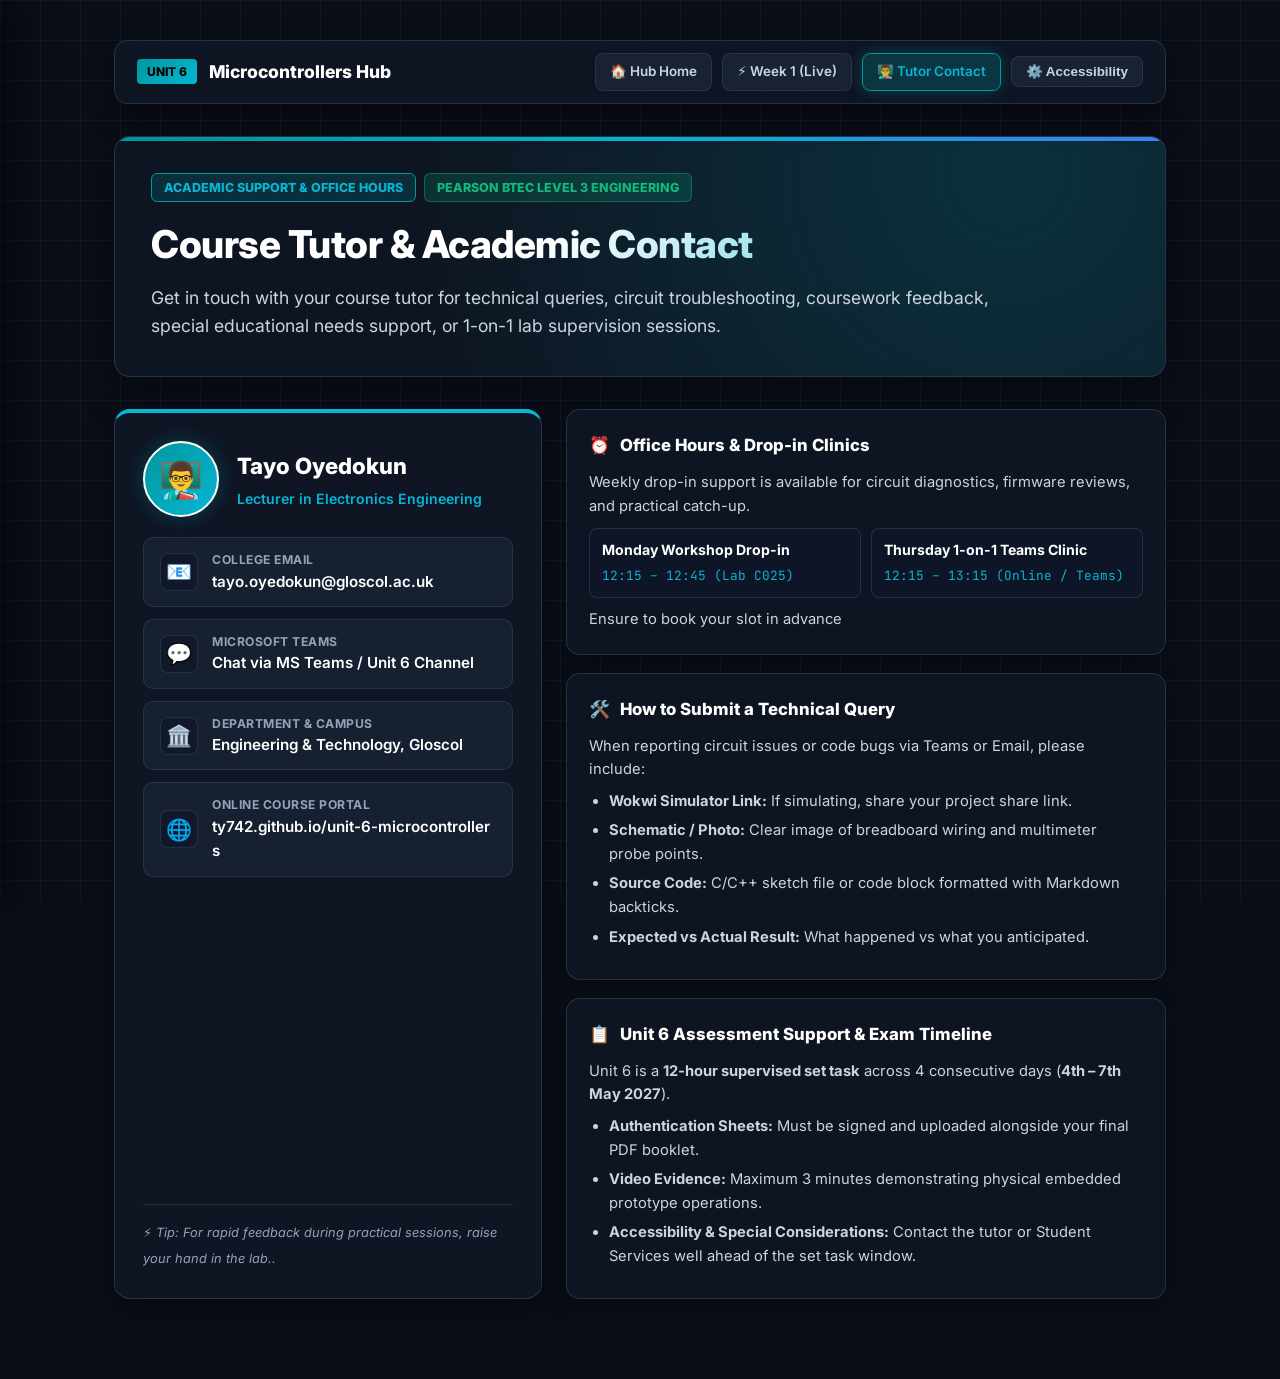
<file: contact.html>
<!DOCTYPE html>
<html lang="en">

<head>
  <meta charset="UTF-8">
  <meta name="viewport" content="width=device-width, initial-scale=1.0">
  <title>Tutor & Academic Contact — Unit 6: Microcontrollers</title>
  <link rel="stylesheet" href="shared/css/presentation.css">
  <link rel="preconnect" href="https://fonts.googleapis.com">
  <link rel="preconnect" href="https://fonts.gstatic.com" crossorigin>
  <link
    href="https://fonts.googleapis.com/css2?family=Inter:wght@400;500;600;700;800&family=JetBrains+Mono:wght@400;600;700&display=swap"
    rel="stylesheet">
  <style>
    html,
    body {
      width: 100%;
      min-height: 100%;
      height: auto !important;
      overflow-x: hidden !important;
      overflow-y: auto !important;
      background-color: var(--bg-primary);
      color: var(--text-primary);
      font-family: var(--font-sans);
      font-size: 16px;
      -webkit-font-smoothing: antialiased;
      scroll-behavior: smooth;
    }

    .hub-container {
      max-width: 1100px;
      margin: 0 auto;
      padding: 40px 24px 80px;
      display: flex;
      flex-direction: column;
      gap: 32px;
      position: relative;
      z-index: 1;
      min-height: 100vh;
      height: auto;
    }

    /* Top Global Navigation Bar */
    .top-nav {
      position: sticky;
      top: 16px;
      z-index: 100;
      display: flex;
      justify-content: space-between;
      align-items: center;
      background: rgba(17, 24, 39, 0.75);
      border: 1px solid rgba(51, 65, 85, 0.7);
      border-radius: 14px;
      padding: 12px 22px;
      backdrop-filter: blur(16px);
      -webkit-backdrop-filter: blur(16px);
      box-shadow: 0 10px 30px rgba(0, 0, 0, 0.45);
      transition: var(--transition-smooth);
    }

    .top-nav-brand {
      display: flex;
      align-items: center;
      gap: 12px;
      font-weight: 800;
      color: #ffffff;
      font-size: 1.1rem;
    }

    .top-nav-links {
      display: flex;
      align-items: center;
      gap: 10px;
      flex-wrap: wrap;
    }

    .nav-btn-link {
      display: inline-flex;
      align-items: center;
      gap: 6px;
      background: rgba(30, 41, 59, 0.7);
      border: 1px solid rgba(51, 65, 85, 0.6);
      color: var(--text-secondary);
      text-decoration: none;
      font-size: 0.84rem;
      font-weight: 600;
      padding: 7px 14px;
      border-radius: 8px;
      transition: var(--transition-smooth);
      backdrop-filter: blur(8px);
      -webkit-backdrop-filter: blur(8px);
    }

    .nav-btn-link:hover {
      background: rgba(37, 51, 72, 0.9);
      border-color: var(--accent-cyan);
      color: #ffffff;
      transform: translateY(-2px);
      box-shadow: 0 4px 14px rgba(6, 182, 212, 0.25);
    }

    .nav-btn-link.active-link {
      background: rgba(0, 151, 157, 0.25);
      border-color: var(--accent-arduino);
      color: var(--accent-cyan);
      box-shadow: 0 0 14px var(--accent-glow);
    }

    /* Hero Banner */
    .contact-hero {
      background: radial-gradient(circle at 85% 15%, rgba(0, 151, 157, 0.22) 0%, transparent 65%), rgba(17, 24, 39, 0.75);
      border: 1px solid rgba(51, 65, 85, 0.7);
      border-radius: 16px;
      padding: 36px;
      position: relative;
      overflow: hidden;
      backdrop-filter: blur(14px);
      -webkit-backdrop-filter: blur(14px);
      box-shadow: 0 12px 40px rgba(0, 0, 0, 0.4);
    }

    .contact-hero::before {
      content: '';
      position: absolute;
      top: 0;
      left: 0;
      right: 0;
      height: 4px;
      background: linear-gradient(to right, var(--accent-arduino), var(--accent-cyan), #3b82f6);
    }

    .hero-title {
      font-size: 2.4rem;
      font-weight: 800;
      background: linear-gradient(135deg, #ffffff 40%, var(--accent-cyan));
      -webkit-background-clip: text;
      -webkit-text-fill-color: transparent;
      letter-spacing: -0.5px;
      margin-bottom: 8px;
    }

    .hero-subtitle {
      font-size: 1.1rem;
      color: var(--text-secondary);
      line-height: 1.6;
      max-width: 850px;
    }

    /* Tutor Profile Card */
    .tutor-grid {
      display: grid;
      grid-template-columns: 1fr 1.4fr;
      gap: 24px;
    }

    @media (max-width: 860px) {
      .tutor-grid {
        grid-template-columns: 1fr;
      }

      .hub-container {
        padding: 20px 14px 60px;
      }
    }

    .tutor-card-main {
      background: rgba(17, 24, 39, 0.8);
      border: 1px solid rgba(51, 65, 85, 0.7);
      border-radius: 16px;
      padding: 28px;
      display: flex;
      flex-direction: column;
      gap: 20px;
      backdrop-filter: blur(12px);
      box-shadow: 0 10px 30px rgba(0, 0, 0, 0.35);
      border-top: 4px solid var(--accent-cyan);
    }

    .avatar-wrapper {
      display: flex;
      align-items: center;
      gap: 18px;
    }

    .tutor-avatar {
      width: 76px;
      height: 76px;
      border-radius: 50%;
      background: linear-gradient(135deg, var(--accent-arduino), var(--accent-cyan));
      display: flex;
      align-items: center;
      justify-content: center;
      font-size: 2.2rem;
      box-shadow: 0 0 20px var(--accent-glow);
      border: 2px solid #ffffff;
      flex-shrink: 0;
    }

    .tutor-name {
      font-size: 1.4rem;
      font-weight: 800;
      color: #ffffff;
      margin-bottom: 4px;
    }

    .tutor-role {
      font-size: 0.88rem;
      color: var(--accent-cyan);
      font-weight: 600;
    }

    .contact-item-list {
      display: flex;
      flex-direction: column;
      gap: 12px;
    }

    .contact-link-row {
      display: flex;
      align-items: center;
      gap: 14px;
      padding: 12px 16px;
      background: rgba(30, 41, 59, 0.6);
      border: 1px solid rgba(51, 65, 85, 0.6);
      border-radius: 10px;
      color: var(--text-primary);
      text-decoration: none;
      transition: var(--transition-smooth);
    }

    .contact-link-row:hover {
      background: rgba(37, 51, 72, 0.9);
      border-color: var(--accent-cyan);
      transform: translateX(4px);
      box-shadow: 0 4px 14px rgba(6, 182, 212, 0.2);
    }

    .contact-icon-box {
      font-size: 1.3rem;
      display: flex;
      align-items: center;
      justify-content: center;
      width: 38px;
      height: 38px;
      border-radius: 8px;
      background: rgba(15, 23, 42, 0.8);
      border: 1px solid rgba(51, 65, 85, 0.6);
      flex-shrink: 0;
    }

    .contact-label {
      font-size: 0.76rem;
      text-transform: uppercase;
      font-weight: 700;
      color: var(--text-muted);
      letter-spacing: 0.5px;
    }

    .contact-value {
      font-size: 0.95rem;
      font-weight: 600;
      color: #ffffff;
      word-break: break-all;
    }

    /* Details Panel */
    .details-panel {
      display: flex;
      flex-direction: column;
      gap: 18px;
    }

    .info-card {
      background: rgba(17, 24, 39, 0.75);
      border: 1px solid rgba(51, 65, 85, 0.65);
      border-radius: 14px;
      padding: 22px;
      backdrop-filter: blur(10px);
      box-shadow: 0 8px 25px rgba(0, 0, 0, 0.3);
    }

    .info-card-title {
      font-size: 1.05rem;
      font-weight: 800;
      color: #ffffff;
      display: flex;
      align-items: center;
      gap: 10px;
      margin-bottom: 12px;
    }

    .info-card p,
    .info-card ul {
      font-size: 0.92rem;
      color: var(--text-secondary);
      line-height: 1.6;
    }

    .info-card ul {
      padding-left: 20px;
      margin: 8px 0;
    }

    .info-card li {
      margin-bottom: 6px;
    }

    .office-hours-grid {
      display: grid;
      grid-template-columns: 1fr 1fr;
      gap: 10px;
      margin-top: 10px;
    }

    .hours-chip {
      background: rgba(15, 23, 42, 0.8);
      border: 1px solid rgba(51, 65, 85, 0.6);
      border-radius: 8px;
      padding: 10px 12px;
    }

    .hours-chip strong {
      display: block;
      color: #ffffff;
      font-size: 0.88rem;
    }

    .hours-chip span {
      font-size: 0.8rem;
      color: var(--accent-cyan);
      font-family: var(--font-mono);
    }
  </style>
</head>

<body>
  <div class="bg-grid"></div>

  <div class="hub-container">

    <!-- Top Global Nav Header -->
    <nav class="top-nav">
      <div class="top-nav-brand">
        <span class="pill"
          style="background: linear-gradient(135deg, var(--accent-arduino), var(--accent-cyan)); color: #000; font-weight: 800; padding: 3px 10px; border-radius: 4px; font-size: 0.75rem; text-transform: uppercase;">UNIT
          6</span>
        <span>Microcontrollers Hub</span>
      </div>
      <div class="top-nav-links">
        <a href="index.html" class="nav-btn-link">🏠 Hub Home</a>
        <a href="week1/index.html" class="nav-btn-link">⚡ Week 1 (Live)</a>
        <a href="contact.html" class="nav-btn-link active-link">👨‍🏫 Tutor Contact</a>
        <button id="open-a11y-drawer" class="nav-btn-link" style="cursor: pointer;">⚙️ Accessibility</button>
      </div>
    </nav>

    <!-- Hero Header -->
    <header class="contact-hero">
      <div style="display: flex; gap: 8px; margin-bottom: 12px; flex-wrap: wrap;">
        <span class="pill"
          style="background: rgba(0, 151, 157, 0.2); color: var(--accent-cyan); border: 1px solid var(--accent-arduino); font-weight: 800; padding: 4px 12px; border-radius: 6px; font-size: 0.78rem; text-transform: uppercase;">
          Academic Support &amp; Office Hours
        </span>
        <span class="pill"
          style="background: rgba(16, 185, 129, 0.18); color: var(--color-success); border: 1px solid rgba(16, 185, 129, 0.4); font-weight: 800; padding: 4px 12px; border-radius: 6px; font-size: 0.78rem; text-transform: uppercase;">
          Pearson BTEC Level 3 Engineering
        </span>
      </div>

      <h1 class="hero-title">Course Tutor &amp; Academic Contact</h1>
      <p class="hero-subtitle">
        Get in touch with your course tutor for technical queries, circuit troubleshooting, coursework feedback,
        special educational needs support, or 1-on-1 lab supervision sessions.
      </p>
    </header>

    <!-- Main Content Layout -->
    <main class="tutor-grid">

      <!-- Left Column: Tutor Profile & Direct Links -->
      <section class="tutor-card-main">
        <div class="avatar-wrapper">
          <div class="tutor-avatar">👨‍🏫</div>
          <div>
            <div class="tutor-name">Tayo Oyedokun</div>
            <div class="tutor-role">Lecturer in Electronics Engineering</div>
          </div>
        </div>

        <div class="contact-item-list">
          <!-- Email Contact -->
          <a href="mailto:temitayo.oyedokun@gloscol.ac.uk" class="contact-link-row">
            <div class="contact-icon-box">📧</div>
            <div>
              <div class="contact-label">College Email</div>
              <div class="contact-value">tayo.oyedokun@gloscol.ac.uk</div>
            </div>
          </a>

          <!-- Microsoft Teams Contact -->
          <a href="https://teams.microsoft.com" target="_blank" rel="noopener noreferrer" class="contact-link-row">
            <div class="contact-icon-box">💬</div>
            <div>
              <div class="contact-label">Microsoft Teams</div>
              <div class="contact-value">Chat via MS Teams / Unit 6 Channel</div>
            </div>
          </a>

          <!-- Department / Campus -->
          <div class="contact-link-row" style="cursor: default;">
            <div class="contact-icon-box">🏛️</div>
            <div>
              <div class="contact-label">Department &amp; Campus</div>
              <div class="contact-value">Engineering &amp; Technology, Gloscol</div>
            </div>
          </div>

          <!-- Course Portal -->
          <a href="https://ty742.github.io/unit-6-microcontrollers/" target="_blank" rel="noopener noreferrer"
            class="contact-link-row">
            <div class="contact-icon-box">🌐</div>
            <div>
              <div class="contact-label">Online Course Portal</div>
              <div class="contact-value">ty742.github.io/unit-6-microcontrollers</div>
            </div>
          </a>
        </div>

        <div style="margin-top: auto; padding-top: 14px; border-top: 1px solid rgba(51, 65, 85, 0.6);">
          <span style="font-size: 0.8rem; color: var(--text-muted);">
            ⚡ <em>Tip: For rapid feedback during practical sessions, raise your hand in the lab..</em>
          </span>
        </div>
      </section>

      <!-- Right Column: Office Hours, Guidance & Protocols -->
      <section class="details-panel">

        <!-- Office Hours & Drop-In Sessions -->
        <div class="info-card">
          <div class="info-card-title">
            <span>⏰</span> Office Hours &amp; Drop-in Clinics
          </div>
          <p>
            Weekly drop-in support is available for circuit diagnostics, firmware reviews, and practical catch-up.
          </p>
          <div class="office-hours-grid">
            <div class="hours-chip">
              <strong>Monday Workshop Drop-in</strong>
              <span>12:15 – 12:45 (Lab C025)</span>
            </div>
            <div class="hours-chip">
              <strong>Thursday 1-on-1 Teams Clinic</strong>
              <span>12:15 – 13:15 (Online / Teams)</span>
            </div>
            <p>Ensure to book your slot in advance</p>
          </div>
        </div>

        <!-- How to Request Help Efficiently -->
        <div class="info-card">
          <div class="info-card-title">
            <span>🛠️</span> How to Submit a Technical Query
          </div>
          <p>When reporting circuit issues or code bugs via Teams or Email, please include:</p>
          <ul>
            <li><strong>Wokwi Simulator Link:</strong> If simulating, share your project share link.</li>
            <li><strong>Schematic / Photo:</strong> Clear image of breadboard wiring and multimeter probe points.</li>
            <li><strong>Source Code:</strong> C/C++ sketch file or code block formatted with Markdown backticks.</li>
            <li><strong>Expected vs Actual Result:</strong> What happened vs what you anticipated.</li>
          </ul>
        </div>

        <!-- Assessment Support & Policies -->
        <div class="info-card">
          <div class="info-card-title">
            <span>📋</span> Unit 6 Assessment Support &amp; Exam Timeline
          </div>
          <p>
            Unit 6 is a <strong>12-hour supervised set task</strong> across 4 consecutive days (<strong>4th – 7th May
              2027</strong>).
          </p>
          <ul>
            <li><strong>Authentication Sheets:</strong> Must be signed and uploaded alongside your final PDF booklet.
            </li>
            <li><strong>Video Evidence:</strong> Maximum 3 minutes demonstrating physical embedded prototype operations.
            </li>
            <li><strong>Accessibility &amp; Special Considerations:</strong> Contact the tutor or Student Services well
              ahead of the set task window.</li>
          </ul>
        </div>

      </section>

    </main>

  </div>

  <!-- Accessibility & Neurodiversity Drawer Backdrop -->
  <div id="a11y-backdrop"></div>

  <!-- Accessibility & Neurodiversity Side-Drawer -->
  <aside id="a11y-drawer">
    <div class="a11y-header">
      <div style="display: flex; align-items: center; gap: 8px;">
        <span style="font-size: 1.2rem;">⚙️</span>
        <h3 style="font-size: 1.05rem; color: #ffffff; margin: 0;">Accessibility &amp; Inclusion</h3>
      </div>
      <button id="close-a11y-drawer" class="drawer-close-btn" style="padding: 4px 10px;">✕</button>
    </div>

    <div class="a11y-body">
      <!-- Bionic Reading Mode -->
      <div class="a11y-switch-row">
        <div>
          <div style="font-weight: 700; font-size: 0.88rem; color: #ffffff;">⚡ Bionic Fast-Scan</div>
          <div style="font-size: 0.76rem; color: var(--text-muted);">Bold first letters for faster reading</div>
        </div>
        <input type="checkbox" id="a11y-bionic-toggle"
          style="width: 20px; height: 20px; accent-color: var(--accent-cyan); cursor: pointer;" />
      </div>

      <!-- Typography & Dyslexia Toolbar -->
      <div class="a11y-group">
        <div class="a11y-label">
          <span>📖 Font Family</span>
        </div>
        <select id="a11y-font-select" class="a11y-select">
          <option value="default">Inter (Default Crisp)</option>
          <option value="opendyslexic">OpenDyslexic (Dyslexia Friendly)</option>
          <option value="system">System UI (Clean Sans-Serif)</option>
        </select>
      </div>

      <div class="a11y-group">
        <div class="a11y-label">
          <span>🔠 Font Size</span>
          <span id="a11y-font-size-val" style="font-family: var(--font-mono); color: var(--accent-cyan);">100%</span>
        </div>
        <input type="range" id="a11y-font-size" min="90" max="130" step="5" value="100" class="a11y-slider" />
      </div>

      <div class="a11y-group">
        <div class="a11y-label">
          <span>↕️ Line Spacing</span>
          <span id="a11y-line-height-val" style="font-family: var(--font-mono); color: var(--accent-cyan);">1.6</span>
        </div>
        <input type="range" id="a11y-line-height" min="1.4" max="2.0" step="0.1" value="1.6" class="a11y-slider" />
      </div>

      <div class="a11y-group">
        <div class="a11y-label">
          <span>↔️ Letter Spacing</span>
          <span id="a11y-letter-spacing-val"
            style="font-family: var(--font-mono); color: var(--accent-cyan);">0px</span>
        </div>
        <input type="range" id="a11y-letter-spacing" min="0" max="3" step="0.5" value="0" class="a11y-slider" />
      </div>

      <!-- Contrast & Colorblind Themes -->
      <div class="a11y-group">
        <div class="a11y-label">
          <span>🎨 Contrast &amp; Colorblind Themes</span>
        </div>
        <select id="a11y-theme-select" class="a11y-select">
          <option value="default">Dark Engineering (Default)</option>
          <option value="high-contrast-gold">High Contrast Black &amp; Gold</option>
          <option value="clean-light">Clean Light Mode</option>
          <option value="colorblind-safe">Colorblind-Safe Circuit Palette</option>
        </select>
      </div>

      <button id="a11y-reset-prefs" class="btn btn-secondary"
        style="padding: 8px; font-size: 0.82rem; margin-top: 10px;">
        🔄 Reset to Default Theme
      </button>
    </div>
  </aside>

  <script src="shared/js/accessibility-engine.js"></script>
</body>

</html>
</file>
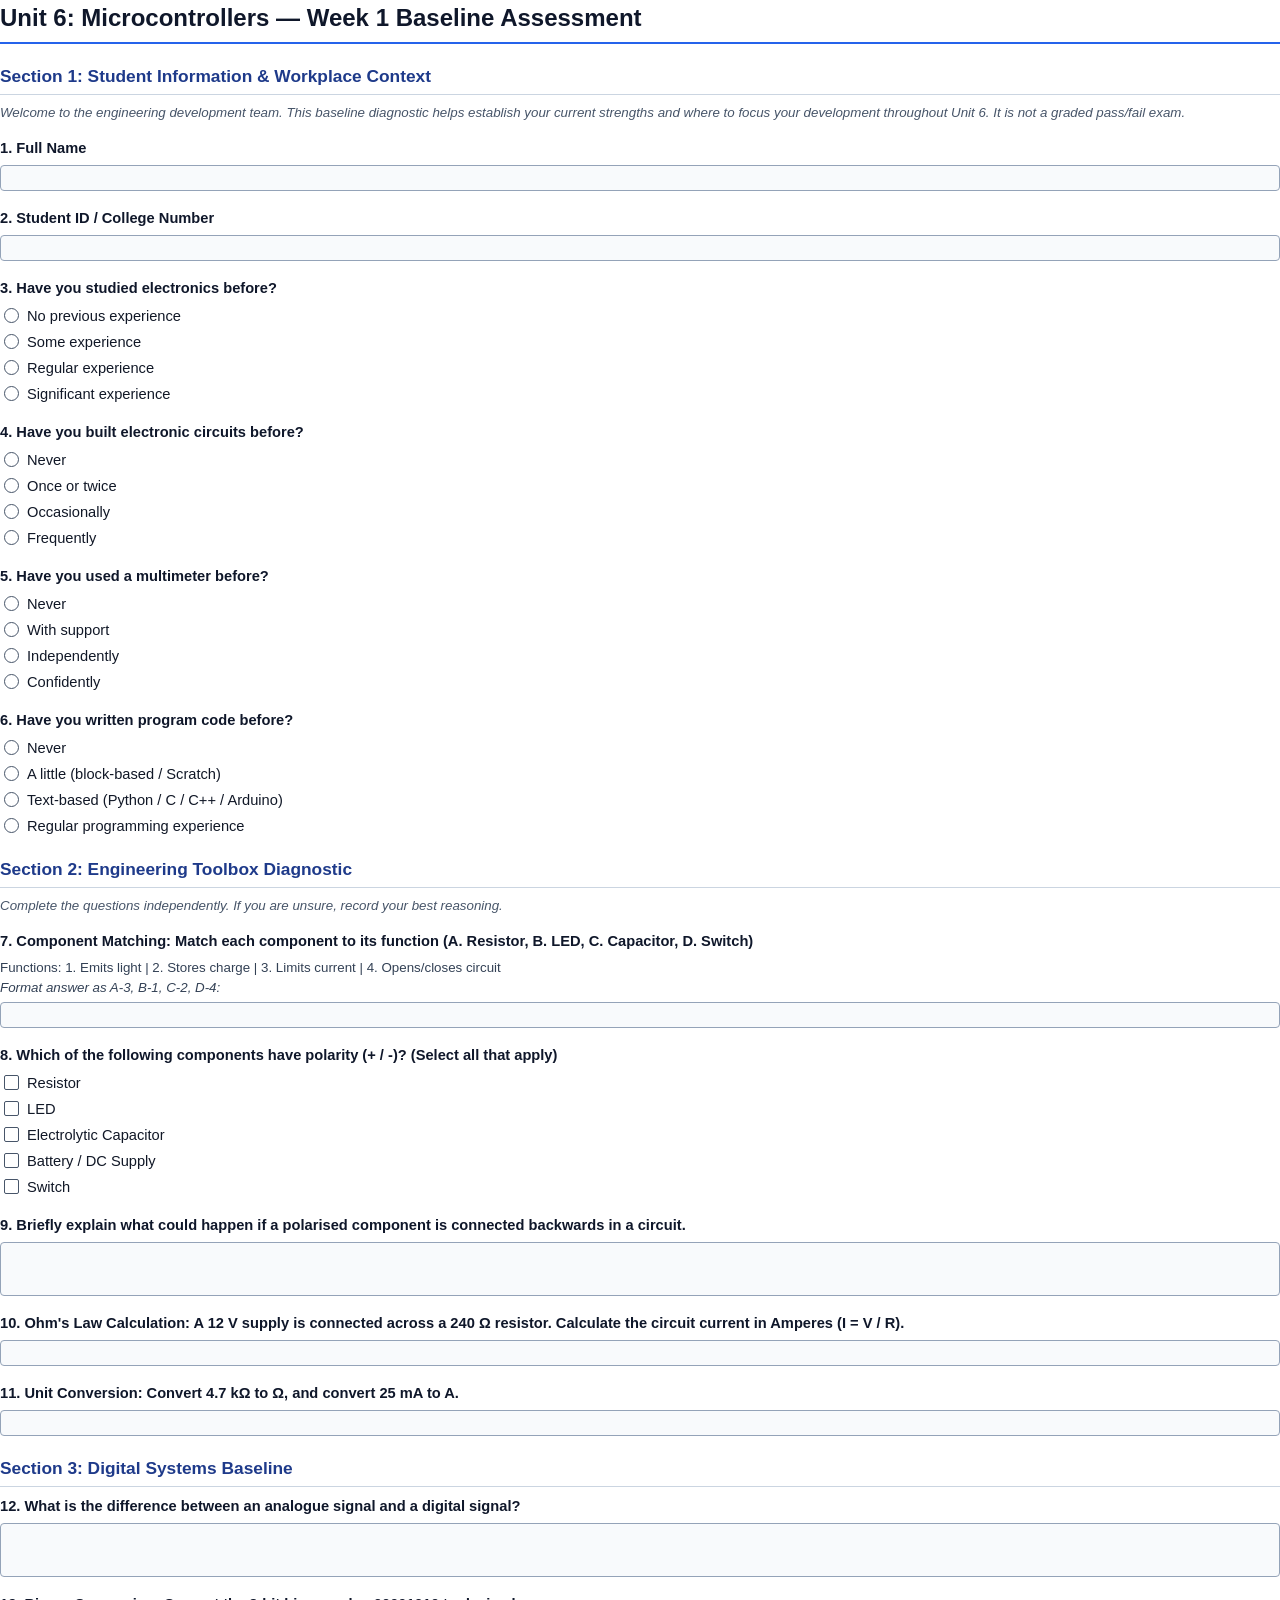
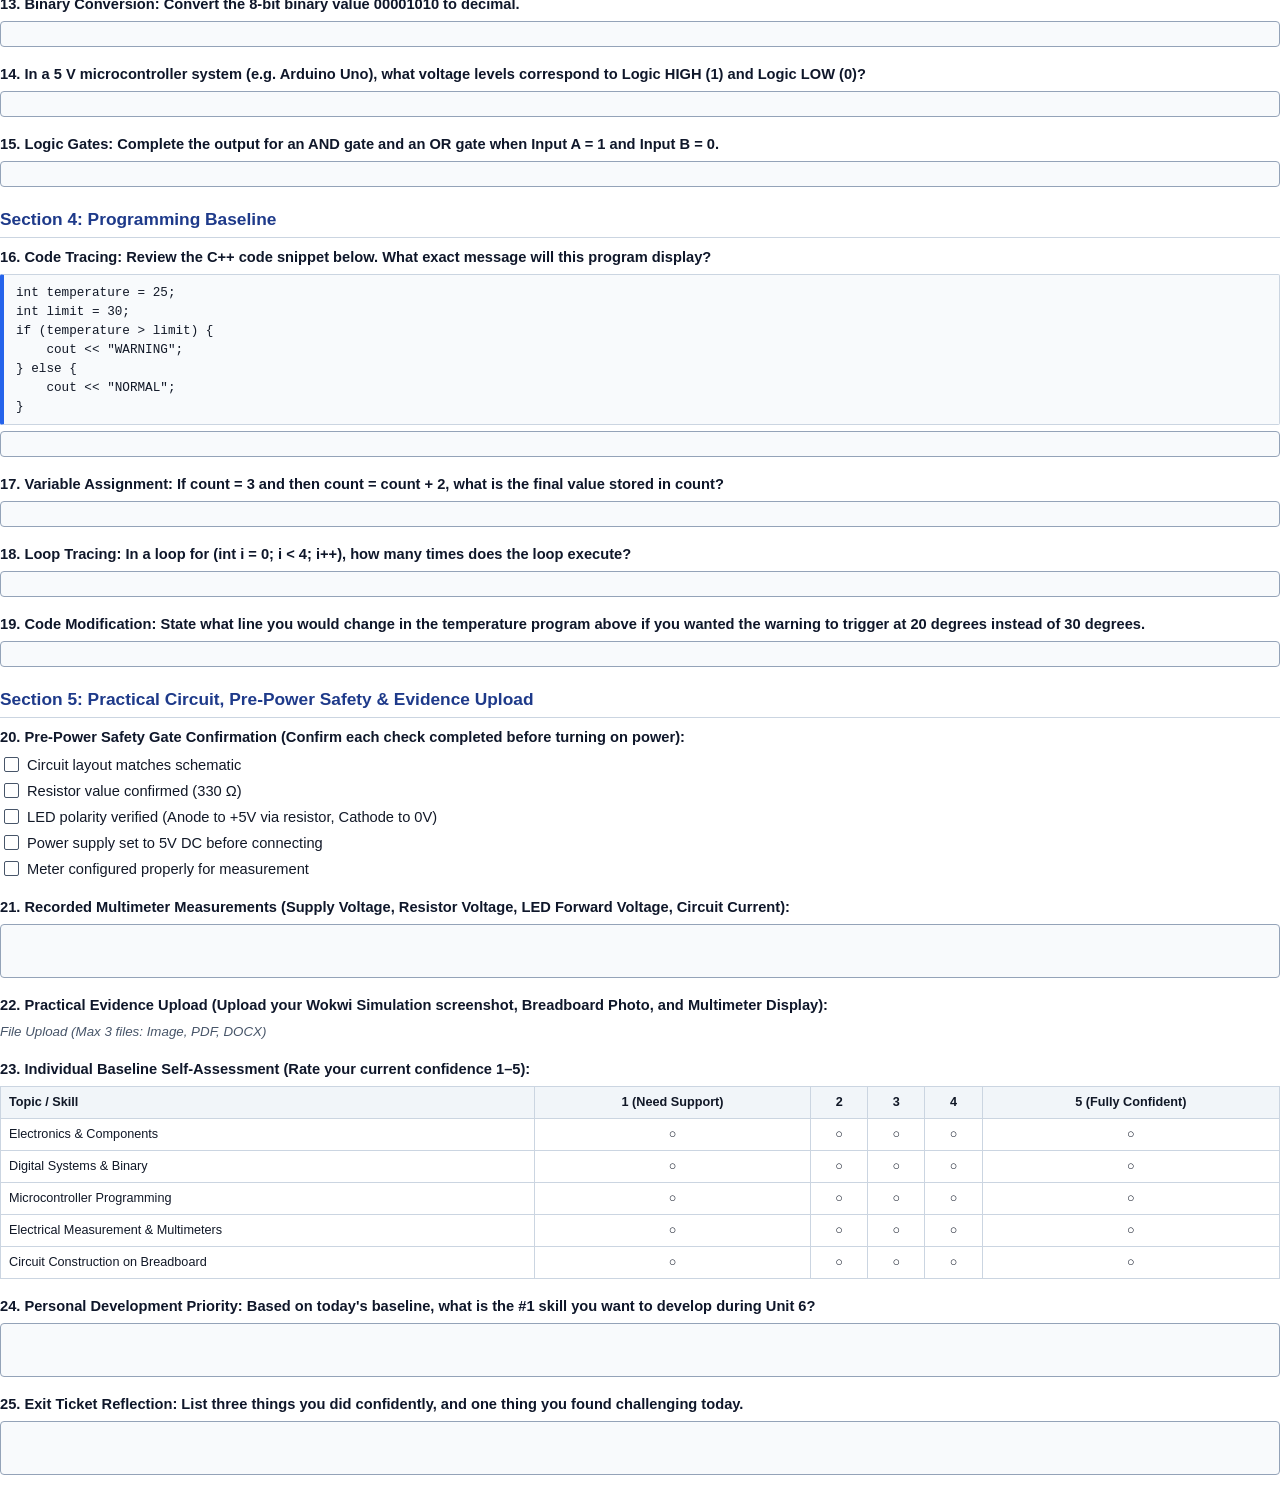
<file: week1/forms-import-template.html>
<!DOCTYPE html>
<html lang="en">
<head>
<meta charset="UTF-8">
<title>Unit 6: Microcontrollers — Week 1 Microsoft Forms Assessment</title>
<style>
  @page {
    size: A4;
    margin: 20mm 20mm 20mm 20mm;
  }
  body {
    font-family: 'Segoe UI', Arial, sans-serif;
    color: #111827;
    line-height: 1.5;
    font-size: 11pt;
    margin: 0;
    padding: 0;
  }
  h1 {
    font-size: 18pt;
    color: #0f172a;
    border-bottom: 2px solid #2563eb;
    padding-bottom: 6px;
    margin-top: 0;
    margin-bottom: 12px;
  }
  h2 {
    font-size: 13pt;
    color: #1e3a8a;
    margin-top: 20px;
    margin-bottom: 8px;
    border-bottom: 1px solid #cbd5e1;
    padding-bottom: 4px;
    page-break-after: avoid;
  }
  .section-desc {
    font-style: italic;
    color: #475569;
    margin-bottom: 14px;
    font-size: 10pt;
  }
  .question {
    margin-bottom: 16px;
    page-break-inside: avoid;
  }
  .q-title {
    font-weight: 600;
    margin-bottom: 6px;
    color: #0f172a;
  }
  .options {
    list-style: none;
    padding-left: 4px;
    margin: 6px 0;
  }
  .options li {
    margin-bottom: 4px;
    display: flex;
    align-items: center;
  }
  .box {
    display: inline-block;
    width: 13px;
    height: 13px;
    border: 1.5px solid #475569;
    border-radius: 2px;
    margin-right: 8px;
    vertical-align: middle;
  }
  .circle {
    display: inline-block;
    width: 13px;
    height: 13px;
    border: 1.5px solid #475569;
    border-radius: 50%;
    margin-right: 8px;
    vertical-align: middle;
  }
  .text-box {
    border: 1px solid #94a3b8;
    border-radius: 4px;
    height: 24px;
    margin-top: 4px;
    background: #f8fafc;
  }
  .text-area {
    border: 1px solid #94a3b8;
    border-radius: 4px;
    height: 52px;
    margin-top: 4px;
    background: #f8fafc;
  }
  code {
    background: #f1f5f9;
    border: 1px solid #e2e8f0;
    padding: 2px 4px;
    border-radius: 4px;
    font-family: Consolas, 'Courier New', monospace;
    font-size: 10pt;
  }
  pre {
    background: #f8fafc;
    border: 1px solid #cbd5e1;
    border-left: 4px solid #2563eb;
    padding: 8px 12px;
    font-family: Consolas, 'Courier New', monospace;
    font-size: 9.5pt;
    margin: 6px 0;
    border-radius: 2px;
  }
  table.likert {
    width: 100%;
    border-collapse: collapse;
    margin-top: 6px;
    font-size: 9.5pt;
  }
  table.likert th, table.likert td {
    border: 1px solid #cbd5e1;
    padding: 6px 8px;
    text-align: center;
  }
  table.likert th:first-child, table.likert td:first-child {
    text-align: left;
  }
  table.likert th {
    background: #f1f5f9;
    font-weight: 600;
  }
  .page-break {
    page-break-before: always;
  }
</style>
</head>
<body>

<h1>Unit 6: Microcontrollers — Week 1 Baseline Assessment</h1>

<h2>Section 1: Student Information &amp; Workplace Context</h2>
<div class="section-desc">Welcome to the engineering development team. This baseline diagnostic helps establish your current strengths and where to focus your development throughout Unit 6. It is not a graded pass/fail exam.</div>

<div class="question">
  <div class="q-title">1. Full Name</div>
  <div class="text-box"></div>
</div>

<div class="question">
  <div class="q-title">2. Student ID / College Number</div>
  <div class="text-box"></div>
</div>

<div class="question">
  <div class="q-title">3. Have you studied electronics before?</div>
  <ul class="options">
    <li><span class="circle"></span> No previous experience</li>
    <li><span class="circle"></span> Some experience</li>
    <li><span class="circle"></span> Regular experience</li>
    <li><span class="circle"></span> Significant experience</li>
  </ul>
</div>

<div class="question">
  <div class="q-title">4. Have you built electronic circuits before?</div>
  <ul class="options">
    <li><span class="circle"></span> Never</li>
    <li><span class="circle"></span> Once or twice</li>
    <li><span class="circle"></span> Occasionally</li>
    <li><span class="circle"></span> Frequently</li>
  </ul>
</div>

<div class="question">
  <div class="q-title">5. Have you used a multimeter before?</div>
  <ul class="options">
    <li><span class="circle"></span> Never</li>
    <li><span class="circle"></span> With support</li>
    <li><span class="circle"></span> Independently</li>
    <li><span class="circle"></span> Confidently</li>
  </ul>
</div>

<div class="question">
  <div class="q-title">6. Have you written program code before?</div>
  <ul class="options">
    <li><span class="circle"></span> Never</li>
    <li><span class="circle"></span> A little (block-based / Scratch)</li>
    <li><span class="circle"></span> Text-based (Python / C / C++ / Arduino)</li>
    <li><span class="circle"></span> Regular programming experience</li>
  </ul>
</div>

<h2>Section 2: Engineering Toolbox Diagnostic</h2>
<div class="section-desc">Complete the questions independently. If you are unsure, record your best reasoning.</div>

<div class="question">
  <div class="q-title">7. Component Matching: Match each component to its function (A. Resistor, B. LED, C. Capacitor, D. Switch)</div>
  <div style="font-size: 10pt; color: #334155; margin-bottom: 4px;">
    Functions: 1. Emits light | 2. Stores charge | 3. Limits current | 4. Opens/closes circuit<br>
    <em>Format answer as A-3, B-1, C-2, D-4:</em>
  </div>
  <div class="text-box"></div>
</div>

<div class="question">
  <div class="q-title">8. Which of the following components have polarity (+ / -)? (Select all that apply)</div>
  <ul class="options">
    <li><span class="box"></span> Resistor</li>
    <li><span class="box"></span> LED</li>
    <li><span class="box"></span> Electrolytic Capacitor</li>
    <li><span class="box"></span> Battery / DC Supply</li>
    <li><span class="box"></span> Switch</li>
  </ul>
</div>

<div class="question">
  <div class="q-title">9. Briefly explain what could happen if a polarised component is connected backwards in a circuit.</div>
  <div class="text-area"></div>
</div>

<div class="question">
  <div class="q-title">10. Ohm's Law Calculation: A 12 V supply is connected across a 240 Ω resistor. Calculate the circuit current in Amperes (I = V / R).</div>
  <div class="text-box"></div>
</div>

<div class="question">
  <div class="q-title">11. Unit Conversion: Convert 4.7 kΩ to Ω, and convert 25 mA to A.</div>
  <div class="text-box"></div>
</div>

<h2>Section 3: Digital Systems Baseline</h2>

<div class="question">
  <div class="q-title">12. What is the difference between an analogue signal and a digital signal?</div>
  <div class="text-area"></div>
</div>

<div class="question">
  <div class="q-title">13. Binary Conversion: Convert the 8-bit binary value 00001010 to decimal.</div>
  <div class="text-box"></div>
</div>

<div class="question">
  <div class="q-title">14. In a 5 V microcontroller system (e.g. Arduino Uno), what voltage levels correspond to Logic HIGH (1) and Logic LOW (0)?</div>
  <div class="text-box"></div>
</div>

<div class="question">
  <div class="q-title">15. Logic Gates: Complete the output for an AND gate and an OR gate when Input A = 1 and Input B = 0.</div>
  <div class="text-box"></div>
</div>

<h2>Section 4: Programming Baseline</h2>

<div class="question">
  <div class="q-title">16. Code Tracing: Review the C++ code snippet below. What exact message will this program display?</div>
<pre>
int temperature = 25;
int limit = 30;
if (temperature > limit) {
    cout &lt;&lt; "WARNING";
} else {
    cout &lt;&lt; "NORMAL";
}
</pre>
  <div class="text-box"></div>
</div>

<div class="question">
  <div class="q-title">17. Variable Assignment: If count = 3 and then count = count + 2, what is the final value stored in count?</div>
  <div class="text-box"></div>
</div>

<div class="question">
  <div class="q-title">18. Loop Tracing: In a loop for (int i = 0; i &lt; 4; i++), how many times does the loop execute?</div>
  <div class="text-box"></div>
</div>

<div class="question">
  <div class="q-title">19. Code Modification: State what line you would change in the temperature program above if you wanted the warning to trigger at 20 degrees instead of 30 degrees.</div>
  <div class="text-box"></div>
</div>

<h2>Section 5: Practical Circuit, Pre-Power Safety &amp; Evidence Upload</h2>

<div class="question">
  <div class="q-title">20. Pre-Power Safety Gate Confirmation (Confirm each check completed before turning on power):</div>
  <ul class="options">
    <li><span class="box"></span> Circuit layout matches schematic</li>
    <li><span class="box"></span> Resistor value confirmed (330 Ω)</li>
    <li><span class="box"></span> LED polarity verified (Anode to +5V via resistor, Cathode to 0V)</li>
    <li><span class="box"></span> Power supply set to 5V DC before connecting</li>
    <li><span class="box"></span> Meter configured properly for measurement</li>
  </ul>
</div>

<div class="question">
  <div class="q-title">21. Recorded Multimeter Measurements (Supply Voltage, Resistor Voltage, LED Forward Voltage, Circuit Current):</div>
  <div class="text-area"></div>
</div>

<div class="question">
  <div class="q-title">22. Practical Evidence Upload (Upload your Wokwi Simulation screenshot, Breadboard Photo, and Multimeter Display):</div>
  <div class="section-desc">File Upload (Max 3 files: Image, PDF, DOCX)</div>
</div>

<div class="question">
  <div class="q-title">23. Individual Baseline Self-Assessment (Rate your current confidence 1–5):</div>
  <table class="likert">
    <thead>
      <tr>
        <th>Topic / Skill</th>
        <th>1 (Need Support)</th>
        <th>2</th>
        <th>3</th>
        <th>4</th>
        <th>5 (Fully Confident)</th>
      </tr>
    </thead>
    <tbody>
      <tr><td>Electronics &amp; Components</td><td>○</td><td>○</td><td>○</td><td>○</td><td>○</td></tr>
      <tr><td>Digital Systems &amp; Binary</td><td>○</td><td>○</td><td>○</td><td>○</td><td>○</td></tr>
      <tr><td>Microcontroller Programming</td><td>○</td><td>○</td><td>○</td><td>○</td><td>○</td></tr>
      <tr><td>Electrical Measurement &amp; Multimeters</td><td>○</td><td>○</td><td>○</td><td>○</td><td>○</td></tr>
      <tr><td>Circuit Construction on Breadboard</td><td>○</td><td>○</td><td>○</td><td>○</td><td>○</td></tr>
    </tbody>
  </table>
</div>

<div class="question">
  <div class="q-title">24. Personal Development Priority: Based on today's baseline, what is the #1 skill you want to develop during Unit 6?</div>
  <div class="text-area"></div>
</div>

<div class="question">
  <div class="q-title">25. Exit Ticket Reflection: List three things you did confidently, and one thing you found challenging today.</div>
  <div class="text-area"></div>
</div>

</body>
</html>
</file>
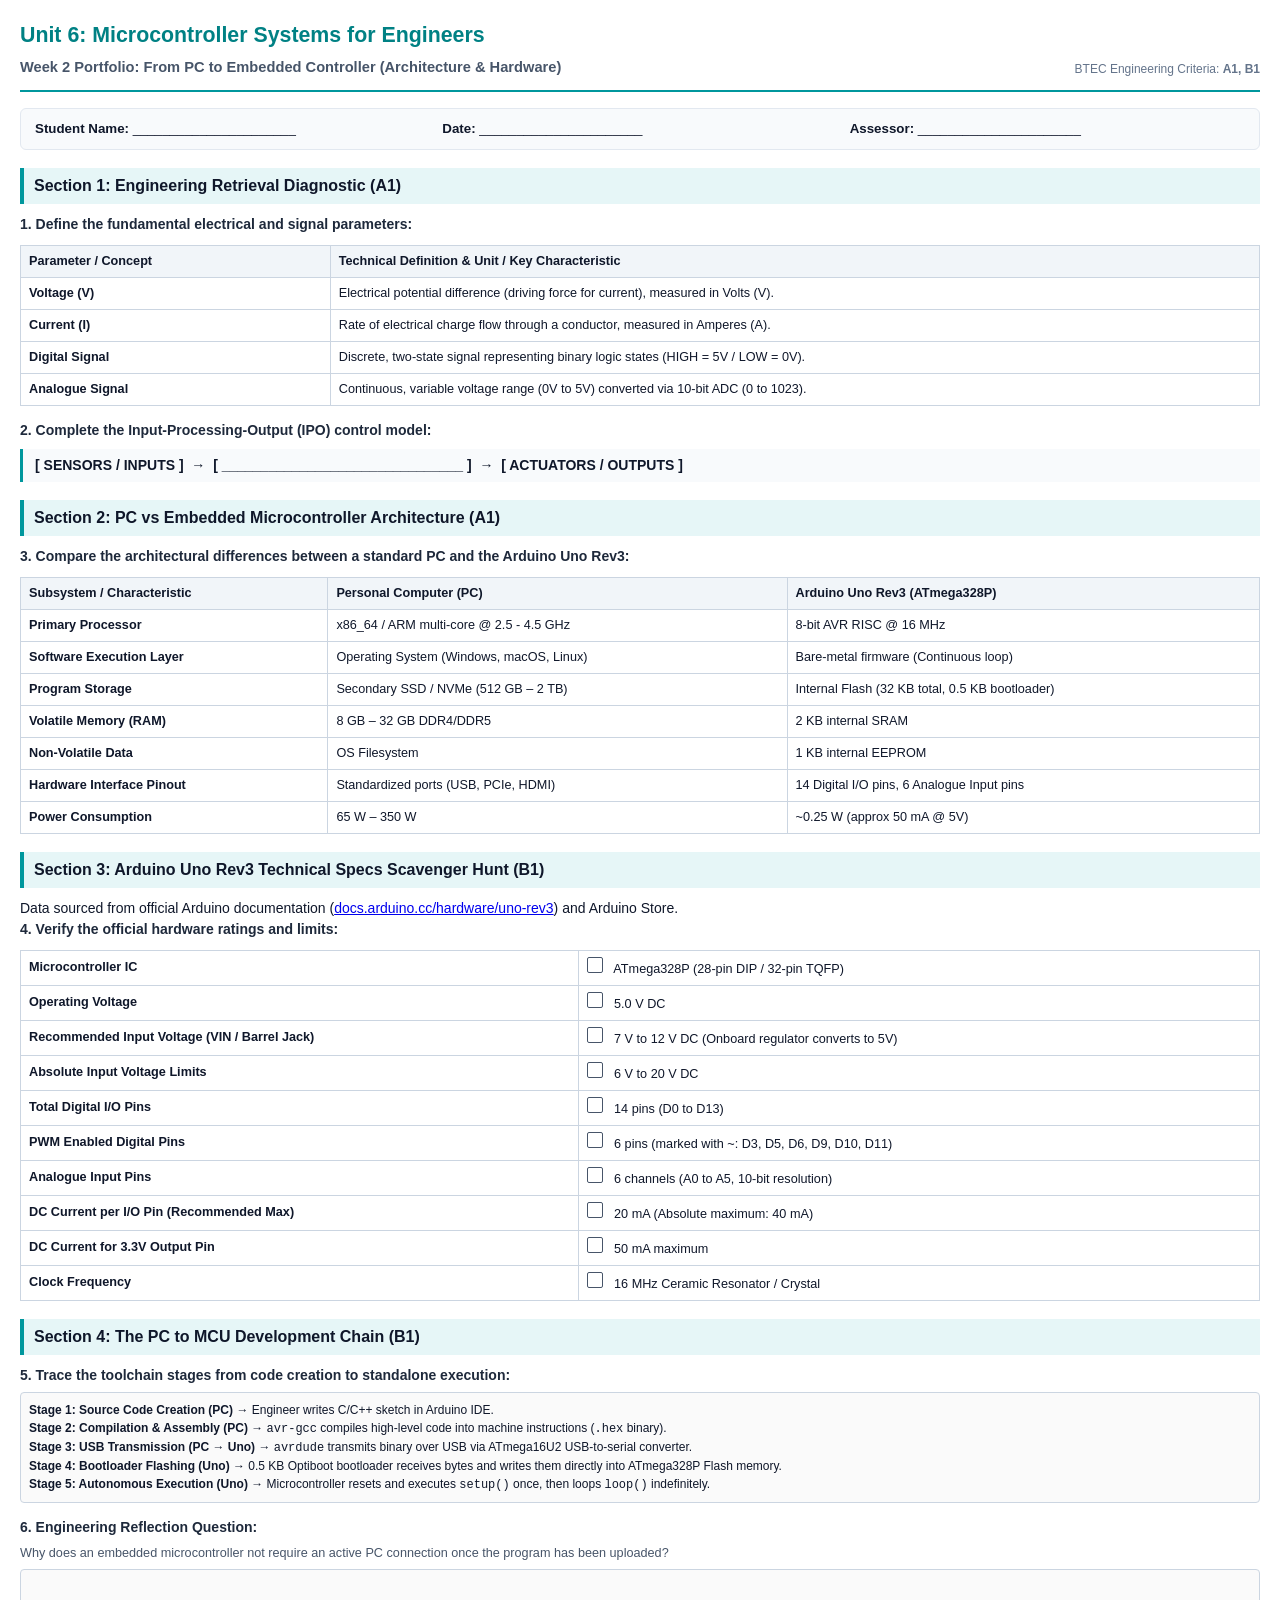
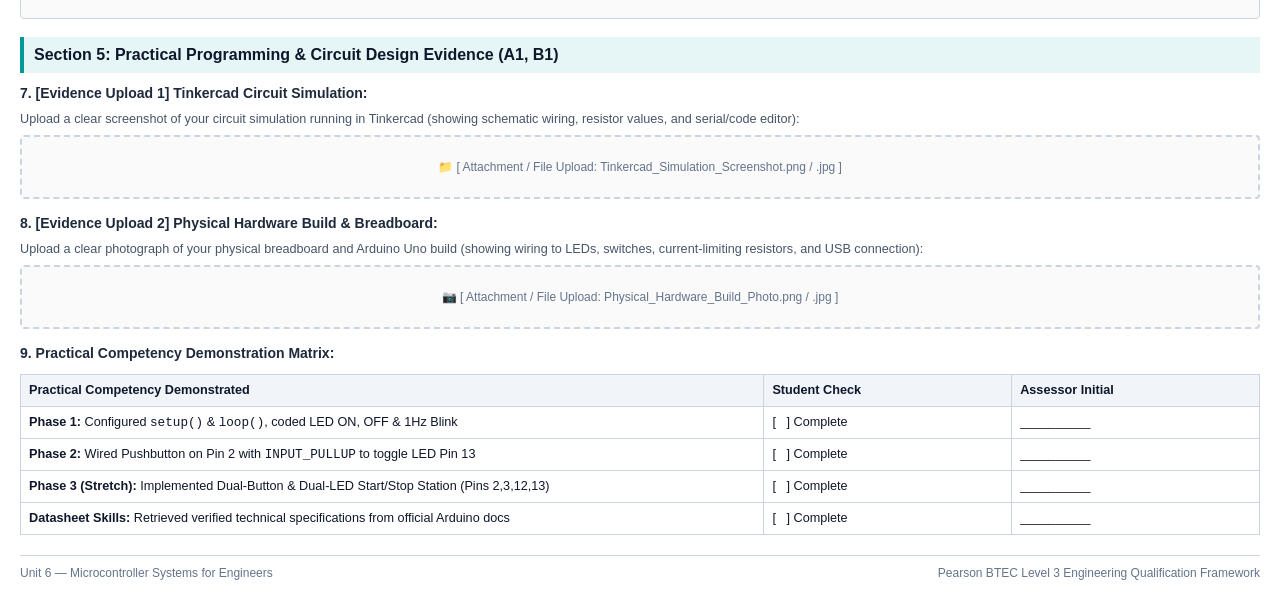
<file: week2/forms-import-template.html>
<!DOCTYPE html>
<html lang="en">
<head>
<meta charset="UTF-8">
<title>Unit 6: Microcontrollers — Week 2 Assessment & Portfolio Template</title>
<style>
  @page {
    size: A4;
    margin: 15mm 15mm 15mm 15mm;
  }
  body {
    font-family: 'Segoe UI', -apple-system, BlinkMacSystemFont, Roboto, Helvetica, Arial, sans-serif;
    color: #0f172a;
    line-height: 1.5;
    font-size: 10.5pt;
    margin: 0;
    padding: 20px;
    background: #ffffff;
  }
  .header-box {
    border-bottom: 2px solid #00979d;
    padding-bottom: 12px;
    margin-bottom: 16px;
    display: flex;
    justify-content: space-between;
    align-items: flex-end;
  }
  h1 {
    font-size: 16pt;
    color: #008184;
    margin: 0 0 4px 0;
    font-weight: 800;
  }
  .sub-title {
    font-size: 11pt;
    color: #475569;
    font-weight: 600;
  }
  .student-meta {
    display: grid;
    grid-template-columns: 1fr 1fr 1fr;
    gap: 12px;
    background: #f8fafc;
    border: 1px solid #e2e8f0;
    padding: 10px 14px;
    border-radius: 6px;
    margin-bottom: 18px;
    font-size: 10pt;
  }
  h2 {
    font-size: 12pt;
    color: #0f172a;
    background: #e6f6f7;
    border-left: 4px solid #00979d;
    padding: 6px 10px;
    margin-top: 18px;
    margin-bottom: 10px;
    page-break-after: avoid;
  }
  .question {
    margin-bottom: 14px;
    page-break-inside: avoid;
  }
  .q-title {
    font-weight: 600;
    margin-bottom: 6px;
    color: #1e293b;
  }
  .options {
    list-style: none;
    padding-left: 4px;
    margin: 6px 0;
  }
  .options li {
    margin-bottom: 4px;
    display: flex;
    align-items: center;
  }
  .box {
    display: inline-block;
    width: 14px;
    height: 14px;
    border: 1px solid #475569;
    margin-right: 8px;
    border-radius: 2px;
  }
  .answer-line {
    border-bottom: 1px dotted #94a3b8;
    height: 22px;
    margin-top: 4px;
    width: 100%;
  }
  .answer-box {
    border: 1px solid #cbd5e1;
    background: #fafafa;
    min-height: 48px;
    border-radius: 4px;
    margin-top: 6px;
  }
  table.data-table {
    width: 100%;
    border-collapse: collapse;
    margin: 10px 0;
    font-size: 9.5pt;
  }
  table.data-table th, table.data-table td {
    border: 1px solid #cbd5e1;
    padding: 6px 8px;
    text-align: left;
  }
  table.data-table th {
    background: #f1f5f9;
    color: #0f172a;
    font-weight: 700;
  }
  .badge {
    display: inline-block;
    font-size: 8pt;
    font-weight: 700;
    padding: 2px 6px;
    border-radius: 4px;
    background: #e0f2fe;
    color: #0369a1;
    margin-left: 6px;
  }
  @media print {
    body { padding: 0; }
    .no-print { display: none; }
  }
</style>
</head>
<body>

<div class="header-box">
  <div>
    <h1>Unit 6: Microcontroller Systems for Engineers</h1>
    <div class="sub-title">Week 2 Portfolio: From PC to Embedded Controller (Architecture & Hardware)</div>
  </div>
  <div style="text-align: right; font-size: 9pt; color: #64748b;">
    BTEC Engineering Criteria: <strong>A1, B1</strong>
  </div>
</div>

<div class="student-meta">
  <div><strong>Student Name:</strong> ______________________</div>
  <div><strong>Date:</strong> ______________________</div>
  <div><strong>Assessor:</strong> ______________________</div>
</div>

<h2>Section 1: Engineering Retrieval Diagnostic (A1)</h2>

<div class="question">
  <div class="q-title">1. Define the fundamental electrical and signal parameters:</div>
  <table class="data-table">
    <tr>
      <th style="width: 25%;">Parameter / Concept</th>
      <th>Technical Definition & Unit / Key Characteristic</th>
    </tr>
    <tr>
      <td><strong>Voltage (V)</strong></td>
      <td>Electrical potential difference (driving force for current), measured in Volts (V).</td>
    </tr>
    <tr>
      <td><strong>Current (I)</strong></td>
      <td>Rate of electrical charge flow through a conductor, measured in Amperes (A).</td>
    </tr>
    <tr>
      <td><strong>Digital Signal</strong></td>
      <td>Discrete, two-state signal representing binary logic states (HIGH = 5V / LOW = 0V).</td>
    </tr>
    <tr>
      <td><strong>Analogue Signal</strong></td>
      <td>Continuous, variable voltage range (0V to 5V) converted via 10-bit ADC (0 to 1023).</td>
    </tr>
  </table>
</div>

<div class="question">
  <div class="q-title">2. Complete the Input-Processing-Output (IPO) control model:</div>
  <div style="font-weight: bold; margin: 8px 0; padding: 6px 12px; background: #f8fafc; border-left: 3px solid #00979d;">
    [ SENSORS / INPUTS ] &nbsp;→&nbsp; [ _______________________________ ] &nbsp;→&nbsp; [ ACTUATORS / OUTPUTS ]
  </div>
</div>

<h2>Section 2: PC vs Embedded Microcontroller Architecture (A1)</h2>

<div class="question">
  <div class="q-title">3. Compare the architectural differences between a standard PC and the Arduino Uno Rev3:</div>
  <table class="data-table">
    <thead>
      <tr>
        <th>Subsystem / Characteristic</th>
        <th>Personal Computer (PC)</th>
        <th>Arduino Uno Rev3 (ATmega328P)</th>
      </tr>
    </thead>
    <tbody>
      <tr>
        <td><strong>Primary Processor</strong></td>
        <td>x86_64 / ARM multi-core @ 2.5 - 4.5 GHz</td>
        <td>8-bit AVR RISC @ 16 MHz</td>
      </tr>
      <tr>
        <td><strong>Software Execution Layer</strong></td>
        <td>Operating System (Windows, macOS, Linux)</td>
        <td>Bare-metal firmware (Continuous loop)</td>
      </tr>
      <tr>
        <td><strong>Program Storage</strong></td>
        <td>Secondary SSD / NVMe (512 GB – 2 TB)</td>
        <td>Internal Flash (32 KB total, 0.5 KB bootloader)</td>
      </tr>
      <tr>
        <td><strong>Volatile Memory (RAM)</strong></td>
        <td>8 GB – 32 GB DDR4/DDR5</td>
        <td>2 KB internal SRAM</td>
      </tr>
      <tr>
        <td><strong>Non-Volatile Data</strong></td>
        <td>OS Filesystem</td>
        <td>1 KB internal EEPROM</td>
      </tr>
      <tr>
        <td><strong>Hardware Interface Pinout</strong></td>
        <td>Standardized ports (USB, PCIe, HDMI)</td>
        <td>14 Digital I/O pins, 6 Analogue Input pins</td>
      </tr>
      <tr>
        <td><strong>Power Consumption</strong></td>
        <td>65 W – 350 W</td>
        <td>~0.25 W (approx 50 mA @ 5V)</td>
      </tr>
    </tbody>
  </table>
</div>

<h2>Section 3: Arduino Uno Rev3 Technical Specs Scavenger Hunt (B1)</h2>
<div class="section-desc">Data sourced from official Arduino documentation (<a href="https://docs.arduino.cc/hardware/uno-rev3/#tech-specs" target="_blank">docs.arduino.cc/hardware/uno-rev3</a>) and Arduino Store.</div>

<div class="question">
  <div class="q-title">4. Verify the official hardware ratings and limits:</div>
  <table class="data-table">
    <tr>
      <td style="width: 45%;"><strong>Microcontroller IC</strong></td>
      <td><span class="box"></span> ATmega328P (28-pin DIP / 32-pin TQFP)</td>
    </tr>
    <tr>
      <td><strong>Operating Voltage</strong></td>
      <td><span class="box"></span> 5.0 V DC</td>
    </tr>
    <tr>
      <td><strong>Recommended Input Voltage (VIN / Barrel Jack)</strong></td>
      <td><span class="box"></span> 7 V to 12 V DC (Onboard regulator converts to 5V)</td>
    </tr>
    <tr>
      <td><strong>Absolute Input Voltage Limits</strong></td>
      <td><span class="box"></span> 6 V to 20 V DC</td>
    </tr>
    <tr>
      <td><strong>Total Digital I/O Pins</strong></td>
      <td><span class="box"></span> 14 pins (D0 to D13)</td>
    </tr>
    <tr>
      <td><strong>PWM Enabled Digital Pins</strong></td>
      <td><span class="box"></span> 6 pins (marked with ~: D3, D5, D6, D9, D10, D11)</td>
    </tr>
    <tr>
      <td><strong>Analogue Input Pins</strong></td>
      <td><span class="box"></span> 6 channels (A0 to A5, 10-bit resolution)</td>
    </tr>
    <tr>
      <td><strong>DC Current per I/O Pin (Recommended Max)</strong></td>
      <td><span class="box"></span> 20 mA (Absolute maximum: 40 mA)</td>
    </tr>
    <tr>
      <td><strong>DC Current for 3.3V Output Pin</strong></td>
      <td><span class="box"></span> 50 mA maximum</td>
    </tr>
    <tr>
      <td><strong>Clock Frequency</strong></td>
      <td><span class="box"></span> 16 MHz Ceramic Resonator / Crystal</td>
    </tr>
  </table>
</div>

<h2>Section 4: The PC to MCU Development Chain (B1)</h2>

<div class="question">
  <div class="q-title">5. Trace the toolchain stages from code creation to standalone execution:</div>
  <div class="answer-box" style="padding: 8px; font-size: 9pt;">
    <strong>Stage 1: Source Code Creation (PC)</strong> → Engineer writes C/C++ sketch in Arduino IDE.<br>
    <strong>Stage 2: Compilation & Assembly (PC)</strong> → <code>avr-gcc</code> compiles high-level code into machine instructions (<code>.hex</code> binary).<br>
    <strong>Stage 3: USB Transmission (PC → Uno)</strong> → <code>avrdude</code> transmits binary over USB via ATmega16U2 USB-to-serial converter.<br>
    <strong>Stage 4: Bootloader Flashing (Uno)</strong> → 0.5 KB Optiboot bootloader receives bytes and writes them directly into ATmega328P Flash memory.<br>
    <strong>Stage 5: Autonomous Execution (Uno)</strong> → Microcontroller resets and executes <code>setup()</code> once, then loops <code>loop()</code> indefinitely.
  </div>
</div>

<div class="question">
  <div class="q-title">6. Engineering Reflection Question:</div>
  <div style="font-size: 9.5pt; color: #475569; margin-bottom: 4px;">
    Why does an embedded microcontroller not require an active PC connection once the program has been uploaded?
  </div>
  <div class="answer-box"></div>
</div>

<h2>Section 5: Practical Programming &amp; Circuit Design Evidence (A1, B1)</h2>

<div class="question">
  <div class="q-title">7. [Evidence Upload 1] Tinkercad Circuit Simulation:</div>
  <div style="font-size: 9.5pt; color: #475569; margin-bottom: 6px;">
    Upload a clear screenshot of your circuit simulation running in Tinkercad (showing schematic wiring, resistor values, and serial/code editor):
  </div>
  <div class="answer-box" style="display: flex; align-items: center; justify-content: center; color: #64748b; font-size: 9pt; border: 2px dashed #cbd5e1; min-height: 60px;">
    📁 [ Attachment / File Upload: Tinkercad_Simulation_Screenshot.png / .jpg ]
  </div>
</div>

<div class="question">
  <div class="q-title">8. [Evidence Upload 2] Physical Hardware Build &amp; Breadboard:</div>
  <div style="font-size: 9.5pt; color: #475569; margin-bottom: 6px;">
    Upload a clear photograph of your physical breadboard and Arduino Uno build (showing wiring to LEDs, switches, current-limiting resistors, and USB connection):
  </div>
  <div class="answer-box" style="display: flex; align-items: center; justify-content: center; color: #64748b; font-size: 9pt; border: 2px dashed #cbd5e1; min-height: 60px;">
    📷 [ Attachment / File Upload: Physical_Hardware_Build_Photo.png / .jpg ]
  </div>
</div>

<div class="question">
  <div class="q-title">9. Practical Competency Demonstration Matrix:</div>
  <table class="data-table">
    <tr>
      <th style="width: 60%;">Practical Competency Demonstrated</th>
      <th style="width: 20%;">Student Check</th>
      <th style="width: 20%;">Assessor Initial</th>
    </tr>
    <tr>
      <td><strong>Phase 1:</strong> Configured <code>setup()</code> &amp; <code>loop()</code>, coded LED ON, OFF &amp; 1Hz Blink</td>
      <td>[ &nbsp; ] Complete</td>
      <td>__________</td>
    </tr>
    <tr>
      <td><strong>Phase 2:</strong> Wired Pushbutton on Pin 2 with <code>INPUT_PULLUP</code> to toggle LED Pin 13</td>
      <td>[ &nbsp; ] Complete</td>
      <td>__________</td>
    </tr>
    <tr>
      <td><strong>Phase 3 (Stretch):</strong> Implemented Dual-Button &amp; Dual-LED Start/Stop Station (Pins 2,3,12,13)</td>
      <td>[ &nbsp; ] Complete</td>
      <td>__________</td>
    </tr>
    <tr>
      <td><strong>Datasheet Skills:</strong> Retrieved verified technical specifications from official Arduino docs</td>
      <td>[ &nbsp; ] Complete</td>
      <td>__________</td>
    </tr>
  </table>
</div>

<div style="margin-top: 20px; border-top: 1px solid #cbd5e1; padding-top: 8px; font-size: 9pt; color: #64748b; display: flex; justify-content: space-between;">
  <span>Unit 6 — Microcontroller Systems for Engineers</span>
  <span>Pearson BTEC Level 3 Engineering Qualification Framework</span>
</div>

</body>
</html>
</file>
<file: shared/css/presentation.css>
/* ==========================================================================
   UNIT 6: MICROCONTROLLERS — SHARED PRESENTATION DESIGN SYSTEM
   Dark Engineering Theme with Arduino Teal & Electric Cyan Accents
   ========================================================================== */

:root {
  /* Core Palette */
  --bg-primary: #0a0e17;
  --bg-surface: #111827;
  --bg-surface-elevated: #1e293b;
  --bg-surface-glass: rgba(17, 24, 39, 0.90);
  
  --border-subtle: #334155;
  --border-focus: #00979d;
  
  /* Brand Accents (Arduino teal & electric blue) */
  --accent-arduino: #00979d;
  --accent-cyan: #06b6d4;
  --accent-glow: rgba(0, 151, 157, 0.35);
  
  /* Semantic Status Colors */
  --color-success: #10b981;
  --color-warning: #f59e0b;
  --color-danger: #ef4444;
  --color-info: #3b82f6;
  
  /* Typography - Crisp high contrast */
  --text-primary: #ffffff;
  --text-secondary: #cbd5e1;
  --text-muted: #94a3b8;
  
  --font-sans: 'Inter', system-ui, -apple-system, BlinkMacSystemFont, 'Segoe UI', Roboto, sans-serif;
  --font-mono: 'JetBrains Mono', 'Fira Code', Consolas, Monaco, monospace;
  
  /* Dimensions & Transitions */
  --drawer-width: 480px;
  --transition-smooth: all 0.28s cubic-bezier(0.4, 0, 0.2, 1);
}

*, *::before, *::after {
  box-sizing: border-box;
  margin: 0;
  padding: 0;
}

html {
  width: 100%;
  min-height: 100%;
  background-color: var(--bg-primary);
  color: var(--text-primary);
  font-family: var(--font-sans);
  font-size: 16px;
  -webkit-font-smoothing: antialiased;
  scroll-behavior: smooth;
  overflow-x: hidden;
  overflow-y: auto;
}

body {
  width: 100%;
  min-height: 100%;
  overflow-x: hidden;
  overflow-y: auto;
  background-color: var(--bg-primary);
  color: var(--text-primary);
  font-family: var(--font-sans);
  font-size: 16px;
  -webkit-font-smoothing: antialiased;
  position: relative;
}

/* Custom Glassmorphic Scrollbar */
::-webkit-scrollbar {
  width: 8px;
  height: 8px;
}

::-webkit-scrollbar-track {
  background: rgba(10, 14, 23, 0.6);
  backdrop-filter: blur(10px);
  -webkit-backdrop-filter: blur(10px);
}

::-webkit-scrollbar-thumb {
  background: linear-gradient(180deg, rgba(0, 151, 157, 0.4), rgba(6, 182, 212, 0.5));
  border-radius: 999px;
  border: 2px solid rgba(17, 24, 39, 0.8);
  box-shadow: 0 0 10px rgba(0, 151, 157, 0.3);
  transition: background 0.3s ease;
}

::-webkit-scrollbar-thumb:hover {
  background: linear-gradient(180deg, rgba(0, 151, 157, 0.8), rgba(6, 182, 212, 0.9));
  box-shadow: 0 0 14px rgba(6, 182, 212, 0.6);
}

* {
  scrollbar-width: thin;
  scrollbar-color: rgba(6, 182, 212, 0.4) rgba(10, 14, 23, 0.6);
}

/* Background Engineering Grid Texture */
.bg-grid {
  position: fixed;
  top: 0;
  left: 0;
  width: 100vw;
  height: 100vh;
  background-image: 
    linear-gradient(to right, rgba(255, 255, 255, 0.04) 1px, transparent 1px),
    linear-gradient(to bottom, rgba(255, 255, 255, 0.04) 1px, transparent 1px);
  background-size: 40px 40px;
  pointer-events: none;
  z-index: 0;
}

/* App Shell Layout */
#app-container {
  display: flex;
  width: 100vw;
  height: 100vh;
  max-height: 100vh;
  position: relative;
  overflow: hidden;
}

/* Main Deck Viewport */
#deck-viewport {
  flex: 1;
  width: 100%;
  height: 100%;
  max-height: 100vh;
  display: flex;
  flex-direction: column;
  position: relative;
  transition: var(--transition-smooth);
  z-index: 1;
  overflow: hidden;
}

/* Header Bar */
header.deck-header {
  height: 60px;
  padding: 0 24px;
  display: flex;
  align-items: center;
  justify-content: space-between;
  background: var(--bg-surface-glass);
  border-bottom: 1px solid var(--border-subtle);
  backdrop-filter: blur(12px);
  z-index: 10;
}

.brand-badge {
  display: flex;
  align-items: center;
  gap: 12px;
  font-weight: 700;
  font-size: 1.05rem;
  letter-spacing: 0.5px;
  color: var(--text-primary);
}

.brand-badge .pill {
  background: linear-gradient(135deg, var(--accent-arduino), var(--accent-cyan));
  color: #000;
  font-size: 0.8rem;
  font-weight: 800;
  padding: 3px 10px;
  border-radius: 4px;
  text-transform: uppercase;
  letter-spacing: 0.5px;
}

.nav-hub-link {
  display: inline-flex;
  align-items: center;
  gap: 6px;
  background: rgba(255, 255, 255, 0.06);
  border: 1px solid var(--border-subtle);
  color: var(--text-secondary);
  text-decoration: none;
  font-size: 0.82rem;
  font-weight: 700;
  padding: 5px 12px;
  border-radius: 6px;
  transition: var(--transition-smooth);
}

.nav-hub-link:hover {
  background: var(--bg-surface-elevated);
  border-color: var(--accent-cyan);
  color: #ffffff;
  transform: translateY(-1px);
}

.header-actions {
  display: flex;
  align-items: center;
  gap: 10px;
}

/* Slide Matrix / Map Modal */
.modal-overlay {
  position: fixed;
  top: 0;
  left: 0;
  width: 100vw;
  height: 100vh;
  background: rgba(0, 0, 0, 0.75);
  backdrop-filter: blur(8px);
  z-index: 150;
  display: none;
  align-items: center;
  justify-content: center;
  opacity: 0;
  transition: opacity 0.25s ease;
}

.modal-overlay.active {
  display: flex;
  opacity: 1;
}

.slide-matrix-card {
  background: var(--bg-surface);
  border: 1px solid var(--border-subtle);
  border-radius: 16px;
  width: 90%;
  max-width: 960px;
  max-height: 85vh;
  display: flex;
  flex-direction: column;
  box-shadow: 0 20px 50px rgba(0, 0, 0, 0.7);
  overflow: hidden;
}

.slide-matrix-header {
  padding: 18px 24px;
  border-bottom: 1px solid var(--border-subtle);
  display: flex;
  align-items: center;
  justify-content: space-between;
  background: var(--bg-surface-elevated);
}

.slide-matrix-grid {
  padding: 24px;
  display: grid;
  grid-template-columns: repeat(auto-fill, minmax(200px, 1fr));
  gap: 14px;
  overflow-y: auto;
}

.slide-matrix-item {
  background: var(--bg-primary);
  border: 1px solid var(--border-subtle);
  border-radius: 10px;
  padding: 14px;
  cursor: pointer;
  transition: var(--transition-smooth);
  display: flex;
  flex-direction: column;
  gap: 6px;
  text-align: left;
}

.slide-matrix-item:hover {
  border-color: var(--accent-cyan);
  background: #172338;
  transform: translateY(-2px);
}

.slide-matrix-item.active {
  border-color: var(--accent-arduino);
  background: rgba(0, 151, 157, 0.15);
  box-shadow: 0 0 14px var(--accent-glow);
}

.slide-matrix-num {
  font-family: var(--font-mono);
  font-size: 0.75rem;
  font-weight: 800;
  color: var(--accent-cyan);
  text-transform: uppercase;
}

.slide-matrix-title {
  font-size: 0.92rem;
  font-weight: 700;
  color: var(--text-primary);
  line-height: 1.35;
}

/* Slide Container & Performance Rendering Containment */
#slides-wrapper {
  flex: 1;
  position: relative;
  overflow: hidden;
  perspective: 1000px;
}

.slide {
  position: absolute;
  top: 0;
  left: 0;
  width: 100%;
  height: 100%;
  padding: 36px 64px 84px;
  display: none;
  flex-direction: column;
  opacity: 0;
  pointer-events: none;
  overflow-y: auto;
  overflow-x: hidden;
  -webkit-overflow-scrolling: touch;
  scroll-behavior: smooth;
  transition: opacity 0.35s cubic-bezier(0.16, 1, 0.3, 1), transform 0.35s cubic-bezier(0.16, 1, 0.3, 1);
  will-change: transform, opacity;
}

.slide.active {
  display: flex;
  opacity: 1;
  pointer-events: auto;
  transform: translateX(0) scale(1);
  animation: slideFadeIn 0.38s cubic-bezier(0.16, 1, 0.3, 1) forwards;
}

.slide.previous {
  display: none;
  transform: translateX(-30px) scale(0.98);
}

@keyframes slideFadeIn {
  0% {
    opacity: 0;
    transform: translateY(12px) scale(0.99);
  }
  100% {
    opacity: 1;
    transform: translateY(0) scale(1);
  }
}

/* Slide Typography & Structure */
.slide-header {
  margin-bottom: 24px;
}

/* ==========================================================================
   ACCESSIBILITY, DYSLEXIA & HIGH-CONTRAST THEMES
   ========================================================================== */

/* Typography Scaling Variables */
:root {
  --a11y-font-scale: 100%;
  --a11y-line-height: 1.6;
  --a11y-letter-spacing: 0px;
}

body {
  font-size: calc(16px * (var(--a11y-font-scale) / 100));
  line-height: var(--a11y-line-height);
  letter-spacing: var(--a11y-letter-spacing);
}

/* OpenDyslexic Webfont Fallback */
@font-face {
  font-family: 'OpenDyslexic';
  src: url('https://cdn.jsdelivr.net/npm/opendyslexic@2.1.0-beta1/fonts/OpenDyslexic-Regular.otf') format('opentype');
  font-display: swap;
}

body.font-opendyslexic {
  font-family: 'OpenDyslexic', Comic Sans MS, sans-serif !important;
}

body.font-system {
  font-family: system-ui, -apple-system, BlinkMacSystemFont, 'Segoe UI', Roboto, sans-serif !important;
}

/* Bionic Reading Highlighting */
.bionic-word b {
  font-weight: 800;
  color: var(--accent-cyan);
}

/* Theme: High-Contrast Black & Gold */
body.theme-high-contrast-gold {
  --bg-primary: #000000;
  --bg-surface: #0a0a0a;
  --bg-surface-elevated: #1a1a1a;
  --bg-surface-glass: rgba(0, 0, 0, 0.95);
  --border-subtle: #ffd700;
  --border-focus: #ffd700;
  --accent-arduino: #ffd700;
  --accent-cyan: #ffea00;
  --accent-glow: rgba(255, 215, 0, 0.4);
  --text-primary: #ffffff;
  --text-secondary: #fffae6;
  --text-muted: #e6c200;
  color: #ffffff;
}

body.theme-high-contrast-gold .card,
body.theme-high-contrast-gold .ksb-card,
body.theme-high-contrast-gold .toolkit-card {
  border: 2px solid #ffd700 !important;
}

/* Theme: Clean Light Mode */
body.theme-clean-light {
  --bg-primary: #f8fafc;
  --bg-surface: #ffffff;
  --bg-surface-elevated: #f1f5f9;
  --bg-surface-glass: rgba(255, 255, 255, 0.92);
  --border-subtle: #cbd5e1;
  --border-focus: #00979d;
  --accent-arduino: #008184;
  --accent-cyan: #0284c7;
  --accent-glow: rgba(2, 132, 199, 0.2);
  --text-primary: #0f172a;
  --text-secondary: #334155;
  --text-muted: #64748b;
  color: #0f172a;
}

body.theme-clean-light .bg-grid {
  background-image: 
    linear-gradient(to right, rgba(0, 0, 0, 0.05) 1px, transparent 1px),
    linear-gradient(to bottom, rgba(0, 0, 0, 0.05) 1px, transparent 1px);
}

body.theme-clean-light .card-title,
body.theme-clean-light .slide-title,
body.theme-clean-light .hero-title,
body.theme-clean-light h1, body.theme-clean-light h2, body.theme-clean-light h3, body.theme-clean-light h4 {
  color: #0f172a !important;
}

/* Theme: Colorblind-Safe Circuit Palette */
body.theme-colorblind-safe {
  --color-success: #005ab5; /* Safe Blue */
  --color-warning: #dc3220; /* Safe Vermillion */
  --accent-arduino: #fe6100; /* Safe Orange */
  --accent-cyan: #648fff; /* Safe Ultramarine */
}

/* Accessibility Control Drawer */
#a11y-drawer {
  position: fixed;
  top: 0;
  left: 0;
  width: 380px;
  height: 100vh;
  background: var(--bg-surface);
  border-right: 1px solid var(--border-subtle);
  box-shadow: 10px 0 35px rgba(0, 0, 0, 0.6);
  display: flex;
  flex-direction: column;
  transform: translateX(-100%);
  transition: transform 0.32s cubic-bezier(0.4, 0, 0.2, 1);
  z-index: 120;
}

#a11y-drawer.open {
  transform: translateX(0);
}

.a11y-header {
  padding: 16px 20px;
  background: var(--bg-surface-elevated);
  border-bottom: 1px solid var(--border-subtle);
  display: flex;
  align-items: center;
  justify-content: space-between;
}

.a11y-body {
  padding: 20px;
  overflow-y: auto;
  display: flex;
  flex-direction: column;
  gap: 20px;
}

.a11y-group {
  display: flex;
  flex-direction: column;
  gap: 8px;
}

.a11y-label {
  font-size: 0.88rem;
  font-weight: 700;
  color: var(--text-primary);
  display: flex;
  justify-content: space-between;
  align-items: center;
}

.a11y-select, .a11y-slider {
  width: 100%;
  background: var(--bg-surface-elevated);
  border: 1px solid var(--border-subtle);
  color: var(--text-primary);
  padding: 8px 12px;
  border-radius: 8px;
  font-size: 0.9rem;
  outline: none;
}

.a11y-switch-row {
  display: flex;
  align-items: center;
  justify-content: space-between;
  background: var(--bg-surface-elevated);
  padding: 10px 14px;
  border-radius: 8px;
  border: 1px solid var(--border-subtle);
}

/* Formative Self-Check Widgets */
.self-check-card {
  background: var(--bg-surface);
  border: 1px solid var(--border-subtle);
  border-radius: 12px;
  padding: 16px 20px;
  margin-top: 14px;
}

.self-check-input-row {
  display: flex;
  gap: 10px;
  margin-top: 10px;
  flex-wrap: wrap;
}

.self-check-input {
  flex: 1;
  min-width: 160px;
  background: var(--bg-surface-elevated);
  border: 1px solid var(--border-subtle);
  color: var(--text-primary);
  padding: 8px 14px;
  border-radius: 8px;
  font-family: var(--font-mono);
  font-size: 0.95rem;
  outline: none;
}

.self-check-input:focus {
  border-color: var(--accent-cyan);
}

.self-check-feedback {
  margin-top: 10px;
  padding: 8px 14px;
  border-radius: 6px;
  font-size: 0.92rem;
  display: none;
}

.self-check-feedback.success {
  background: rgba(16, 185, 129, 0.15);
  border: 1px solid var(--color-success);
  color: #34d399;
}

.self-check-feedback.error {
  background: rgba(239, 68, 68, 0.15);
  border: 1px solid var(--color-danger);
  color: #f87171;
}

.self-check-feedback.warning {
  background: rgba(245, 158, 11, 0.15);
  border: 1px solid var(--color-warning);
  color: #fbbf24;
}

/* ==========================================================================
   ADVANCED RESPONSIVENESS (MOBILE, TABLET & SMALL LAPTOPS)
   ========================================================================== */

@media (max-width: 1024px) {
  .slide {
    padding: 24px 32px 80px;
  }
  .ksb-grid {
    grid-template-columns: 1fr;
  }
}

@media (max-width: 768px) {
  header.deck-header {
    padding: 8px 12px;
    height: auto;
    min-height: auto;
    display: flex;
    flex-direction: column;
    gap: 8px;
    background: var(--bg-surface);
    border-bottom: 1px solid var(--border-subtle);
  }
  
  .header-top-row {
    width: 100%;
    display: flex;
    align-items: center;
    justify-content: space-between;
    gap: 8px;
  }

  .nav-hub-link {
    padding: 4px 8px;
    font-size: 0.76rem;
    white-space: nowrap;
  }

  .brand-badge {
    font-size: 0.8rem;
    gap: 6px;
    flex-wrap: wrap;
    justify-content: flex-end;
  }

  .brand-badge .pill {
    padding: 2px 6px;
    font-size: 0.72rem;
  }

  #header-slide-topic {
    font-size: 0.78rem;
    max-width: 160px;
    white-space: nowrap;
    overflow: hidden;
    text-overflow: ellipsis;
  }
  
  .header-actions {
    width: 100%;
    display: grid;
    grid-template-columns: 1fr 1fr 2fr;
    gap: 6px;
  }

  .header-actions .btn {
    padding: 6px 8px !important;
    font-size: 0.75rem !important;
    justify-content: center;
    white-space: nowrap;
  }

  .slide {
    padding: 14px 14px 76px;
  }
  
  .slide-header {
    margin-bottom: 16px;
  }

  .hero-title {
    font-size: 1.6rem !important;
  }

  .slide-title {
    font-size: 1.35rem !important;
    line-height: 1.3;
  }

  .slide-subtitle {
    font-size: 0.95rem;
    margin-top: 4px;
  }

  .grid-2col, .grid-3col {
    grid-template-columns: 1fr;
    gap: 14px;
  }

  .card {
    padding: 16px 18px;
    font-size: 0.95rem;
  }

  /* Slide 3: KSB Cards */
  .ksb-grid {
    grid-template-columns: 1fr;
    gap: 12px;
  }

  .ksb-card {
    padding: 14px 16px;
  }

  .ksb-card h4 {
    font-size: 1.05rem;
    margin-bottom: 8px;
  }

  .ksb-card ul {
    font-size: 0.92rem;
    line-height: 1.55;
    padding-left: 18px;
  }

  /* Slide 5: Timeline Table Mobile Scroll & Sizing */
  .timeline-table-container {
    width: 100%;
    overflow-x: auto;
    -webkit-overflow-scrolling: touch;
  }

  .timeline-table {
    font-size: 0.85rem;
    min-width: 480px;
  }

  .timeline-table th, .timeline-table td {
    padding: 8px 10px;
  }

  /* Slide 7 & 8: Responsive Timers and Self-Checks */
  .slide-header-flex {
    flex-direction: column !important;
    align-items: flex-start !important;
    gap: 10px !important;
  }

  .timer-widget {
    padding: 4px 12px;
    gap: 8px;
    align-self: flex-start;
  }

  .timer-display {
    font-size: 1.1rem;
  }

  .timer-btn {
    padding: 4px 8px;
    font-size: 0.78rem;
  }

  .self-check-input-row {
    flex-direction: column;
  }

  .self-check-input {
    width: 100%;
  }

  /* Slide 11: Schematic Box on Mobile */
  .schematic-box {
    min-height: auto;
    padding: 12px;
  }

  .schematic-tabs {
    flex-direction: column;
    gap: 6px;
  }

  .schematic-tab-btn {
    padding: 8px 10px;
    font-size: 0.85rem;
  }

  #schematic-view-1 div,
  #schematic-view-2 > div:nth-child(2) {
    height: 200px !important;
    max-height: 200px !important;
  }

  .schematic-caption {
    font-size: 0.82rem;
    padding: 4px 8px;
  }

  #a11y-drawer {
    width: 100vw;
  }
  
  footer.deck-footer {
    padding: 0 10px;
    height: 52px;
  }

  .nav-btn {
    width: 34px;
    height: 34px;
    font-size: 0.95rem;
  }

  .slide-counter {
    font-size: 0.82rem;
    min-width: 50px;
  }

  .progress-bar-container {
    margin: 0 6px;
  }
}


.slide-tag {
  display: inline-block;
  font-size: 0.9rem;
  text-transform: uppercase;
  letter-spacing: 1.5px;
  color: var(--accent-cyan);
  font-weight: 800;
  margin-bottom: 8px;
}

.slide-title {
  font-size: 2.35rem;
  font-weight: 800;
  line-height: 1.25;
  color: #ffffff;
  letter-spacing: -0.5px;
}

.slide-subtitle {
  font-size: 1.2rem;
  color: var(--text-secondary);
  margin-top: 8px;
  line-height: 1.45;
}

.slide-body {
  flex: 1;
  display: flex;
  flex-direction: column;
  gap: 24px;
}

/* Engineering Cards & Grid Layouts */
.grid-2col {
  display: grid;
  grid-template-columns: 1fr 1fr;
  gap: 26px;
}

.grid-3col {
  display: grid;
  grid-template-columns: repeat(3, 1fr);
  gap: 24px;
}

.card {
  background: rgba(17, 24, 39, 0.75);
  backdrop-filter: blur(12px);
  -webkit-backdrop-filter: blur(12px);
  border: 1px solid rgba(51, 65, 85, 0.65);
  border-radius: 14px;
  padding: 24px 28px;
  position: relative;
  font-size: 1.06rem;
  line-height: 1.65;
  box-shadow: 0 8px 32px 0 rgba(0, 0, 0, 0.37);
  transition: transform 0.28s cubic-bezier(0.4, 0, 0.2, 1), box-shadow 0.28s cubic-bezier(0.4, 0, 0.2, 1), border-color 0.28s ease;
}

.card:hover {
  border-color: rgba(6, 182, 212, 0.45);
  box-shadow: 0 12px 36px 0 rgba(0, 0, 0, 0.45), 0 0 20px rgba(0, 151, 157, 0.15);
}

.card.highlight {
  border-color: var(--accent-arduino);
  box-shadow: 0 8px 32px 0 rgba(0, 0, 0, 0.37), 0 0 28px var(--accent-glow);
  background: linear-gradient(145deg, rgba(17, 24, 39, 0.85), rgba(0, 151, 157, 0.08));
}

.card-title {
  font-size: 1.3rem;
  font-weight: 800;
  color: #ffffff;
  margin-bottom: 14px;
  display: flex;
  align-items: center;
  gap: 10px;
}

/* Callout Boxes */
.callout {
  padding: 18px 24px;
  border-radius: 10px;
  border-left: 5px solid var(--accent-cyan);
  background: rgba(6, 182, 212, 0.12);
  font-size: 1.08rem;
  line-height: 1.6;
  color: #f1f5f9;
}

.callout.warning {
  border-left-color: var(--color-warning);
  background: rgba(245, 158, 11, 0.12);
}

.callout.success {
  border-left-color: var(--color-success);
  background: rgba(16, 185, 129, 0.12);
}

/* Buttons & Triggers */
.btn {
  display: inline-flex;
  align-items: center;
  gap: 10px;
  padding: 12px 22px;
  border-radius: 10px;
  font-size: 1rem;
  font-weight: 700;
  cursor: pointer;
  border: 1px solid transparent;
  transition: var(--transition-smooth);
  text-decoration: none;
}

.btn-primary {
  background: linear-gradient(135deg, var(--accent-arduino), #00797e);
  color: #ffffff;
  box-shadow: 0 4px 16px rgba(0, 151, 157, 0.4);
}

.btn-primary:hover {
  transform: translateY(-2px);
  box-shadow: 0 8px 24px rgba(0, 151, 157, 0.6);
}

.btn-secondary {
  background: var(--bg-surface-elevated);
  border-color: var(--border-subtle);
  color: var(--text-primary);
}

.btn-secondary:hover {
  background: #283548;
  border-color: #64748b;
  transform: translateY(-1px);
}

.btn-form-action {
  background: #107c41;
  color: #ffffff;
  box-shadow: 0 4px 14px rgba(16, 124, 65, 0.4);
}

.btn-form-action:hover {
  background: #0f6f3a;
  transform: translateY(-2px);
  box-shadow: 0 6px 18px rgba(16, 124, 65, 0.55);
}

/* Code Display & Tracing */
pre.code-block {
  background: #080c14;
  border: 1px solid var(--border-subtle);
  border-radius: 10px;
  padding: 20px 24px;
  font-family: var(--font-mono);
  font-size: 1.05rem;
  color: #38bdf8;
  overflow-x: auto;
  line-height: 1.65;
}

pre.code-block .keyword { color: #f472b6; font-weight: 700; }
pre.code-block .type { color: #38bdf8; }
pre.code-block .var { color: #fbbf24; }
pre.code-block .string { color: #4ade80; }
pre.code-block .comment { color: #64748b; font-style: italic; }

/* Interactive Code Editor Component */
.code-editor-container {
  background: #080c14;
  border: 1px solid var(--border-subtle);
  border-radius: 12px;
  display: flex;
  flex-direction: column;
  overflow: hidden;
  box-shadow: 0 8px 24px rgba(0, 0, 0, 0.4);
}

.code-editor-header {
  background: #0f172a;
  padding: 10px 18px;
  display: flex;
  align-items: center;
  justify-content: space-between;
  border-bottom: 1px solid var(--border-subtle);
}

.code-editor-title {
  display: flex;
  align-items: center;
  gap: 10px;
  font-family: var(--font-mono);
  font-size: 0.95rem;
  font-weight: 700;
  color: var(--accent-cyan);
}

.code-editor-dots {
  display: flex;
  gap: 6px;
}

.code-editor-dot {
  width: 10px;
  height: 10px;
  border-radius: 50%;
}
.code-editor-dot.red { background: #ef4444; }
.code-editor-dot.yellow { background: #f59e0b; }
.code-editor-dot.green { background: #10b981; }

.code-editor-textarea {
  width: 100%;
  min-height: 220px;
  background: #080c14;
  color: #38bdf8;
  border: none;
  padding: 16px 20px;
  font-family: var(--font-mono);
  font-size: 1.05rem;
  line-height: 1.65;
  resize: vertical;
  outline: none;
  tab-size: 4;
  box-sizing: border-box;
}

.code-editor-textarea:focus {
  background: #090e18;
}

.code-editor-footer {
  background: #0f172a;
  padding: 10px 18px;
  display: flex;
  align-items: center;
  justify-content: space-between;
  border-top: 1px solid var(--border-subtle);
  font-size: 0.92rem;
}

.copy-feedback {
  color: var(--color-success);
  font-weight: 700;
  display: none;
  align-items: center;
  gap: 6px;
}

/* Tables */
table.eng-table {
  width: 100%;
  border-collapse: collapse;
  margin: 14px 0;
  font-size: 1.05rem;
}

table.eng-table th, table.eng-table td {
  padding: 12px 18px;
  border: 1px solid var(--border-subtle);
  text-align: left;
}

table.eng-table th {
  background: var(--bg-surface-elevated);
  color: var(--accent-cyan);
  font-weight: 700;
  font-size: 1.08rem;
}

table.eng-table tr:nth-child(even) {
  background: rgba(255, 255, 255, 0.03);
}

/* Formulas & Math Notation */
.math-chip, .formula-chip {
  display: inline-flex;
  align-items: center;
  font-family: var(--font-mono);
  font-weight: 700;
  font-size: 1.02rem;
  color: #38bdf8;
  background: rgba(56, 189, 248, 0.12);
  border: 1px solid rgba(56, 189, 248, 0.3);
  padding: 2px 8px;
  border-radius: 6px;
  letter-spacing: 0.3px;
}

sub, sup {
  font-size: 75%;
  line-height: 0;
  position: relative;
  vertical-align: baseline;
}

sub { bottom: -0.25em; }
sup { top: -0.5em; }

/* Interactive Countdown Timer Component */
.timer-widget {
  display: inline-flex;
  align-items: center;
  gap: 14px;
  background: var(--bg-surface-elevated);
  border: 1px solid var(--border-subtle);
  padding: 8px 20px;
  border-radius: 30px;
  box-shadow: 0 4px 12px rgba(0, 0, 0, 0.3);
}

.timer-display {
  font-family: var(--font-mono);
  font-size: 1.35rem;
  font-weight: 800;
  color: var(--accent-cyan);
  letter-spacing: 1.5px;
}

.timer-btn {
  background: #334155;
  border: none;
  color: #f8fafc;
  cursor: pointer;
  font-size: 0.95rem;
  font-weight: 600;
  display: flex;
  align-items: center;
  padding: 6px 12px;
  border-radius: 6px;
  transition: var(--transition-smooth);
}

.timer-btn:hover {
  background: var(--accent-arduino);
  color: #ffffff;
}

/* Footer Navigation Bar */
footer.deck-footer {
  height: 60px;
  padding: 0 28px;
  display: flex;
  align-items: center;
  justify-content: space-between;
  background: var(--bg-surface-glass);
  border-top: 1px solid var(--border-subtle);
  backdrop-filter: blur(12px);
  position: absolute;
  bottom: 0;
  left: 0;
  right: 0;
  z-index: 10;
}

.progress-bar-container {
  flex: 1;
  max-width: 420px;
  height: 8px;
  background: var(--bg-surface-elevated);
  border-radius: 4px;
  overflow: hidden;
  margin: 0 24px;
}

.progress-bar-fill {
  height: 100%;
  background: linear-gradient(to right, var(--accent-arduino), var(--accent-cyan));
  width: 0%;
  transition: width 0.3s ease;
}

.nav-controls {
  display: flex;
  align-items: center;
  gap: 10px;
}

.nav-btn {
  width: 40px;
  height: 40px;
  border-radius: 8px;
  background: var(--bg-surface-elevated);
  border: 1px solid var(--border-subtle);
  color: var(--text-primary);
  display: flex;
  align-items: center;
  justify-content: center;
  font-size: 1.1rem;
  cursor: pointer;
  transition: var(--transition-smooth);
}

.nav-btn:hover:not(:disabled) {
  background: #334155;
  border-color: #64748b;
  transform: translateY(-1px);
}

.nav-btn:disabled {
  opacity: 0.35;
  cursor: not-allowed;
}

.slide-counter {
  font-family: var(--font-mono);
  font-size: 0.95rem;
  font-weight: 700;
  color: var(--text-secondary);
  min-width: 65px;
  text-align: center;
}

/* Responsive Breakpoints */
@media (max-width: 900px) {
  .slide {
    padding: 24px 28px 76px;
  }
  .grid-2col, .grid-3col {
    grid-template-columns: 1fr;
  }
  .slide-title {
    font-size: 1.8rem;
  }
}
</file>
<file: shared/css/form-drawer.css>
/* ==========================================================================
   MICROSOFT FORMS SIDE-DRAWER & MODAL STYLES
   Side-by-side split screen viewing for MS Teams and web delivery
   ========================================================================== */

#forms-drawer {
  position: fixed;
  top: 0;
  right: 0;
  width: var(--drawer-width);
  height: 100vh;
  background: var(--bg-surface);
  border-left: 1px solid var(--border-subtle);
  box-shadow: -10px 0 30px rgba(0, 0, 0, 0.5);
  display: flex;
  flex-direction: column;
  transform: translateX(100%);
  transition: transform 0.32s cubic-bezier(0.4, 0, 0.2, 1);
  z-index: 100;
}

#forms-drawer.open {
  transform: translateX(0);
}

.drawer-header {
  height: 56px;
  padding: 0 20px;
  display: flex;
  align-items: center;
  justify-content: space-between;
  border-bottom: 1px solid var(--border-subtle);
  background: var(--bg-surface-elevated);
}

.drawer-title {
  display: flex;
  align-items: center;
  gap: 8px;
  font-size: 0.95rem;
  font-weight: 700;
  color: #ffffff;
}

.drawer-actions {
  display: flex;
  align-items: center;
  gap: 8px;
}

.drawer-close-btn, .drawer-popout-btn {
  background: none;
  border: 1px solid var(--border-subtle);
  border-radius: 6px;
  color: var(--text-secondary);
  cursor: pointer;
  padding: 6px 10px;
  font-size: 0.85rem;
  display: flex;
  align-items: center;
  gap: 6px;
  transition: var(--transition-smooth);
}

.drawer-close-btn:hover, .drawer-popout-btn:hover {
  background: #334155;
  color: #ffffff;
}

.drawer-body {
  flex: 1;
  position: relative;
  overflow: hidden;
  background: #ffffff;
}

.drawer-iframe {
  width: 100%;
  height: 100%;
  border: none;
}

/* Backdrop for Mobile / Small Screens */
#drawer-backdrop {
  position: fixed;
  top: 0;
  left: 0;
  width: 100vw;
  height: 100vh;
  background: rgba(0, 0, 0, 0.6);
  backdrop-filter: blur(4px);
  opacity: 0;
  pointer-events: none;
  transition: opacity 0.3s ease;
  z-index: 90;
}

#drawer-backdrop.active {
  opacity: 1;
  pointer-events: auto;
}

/* Quick Jump Section Badges inside drawer info banner */
.drawer-notice {
  background: #0f172a;
  color: var(--text-secondary);
  font-size: 0.78rem;
  padding: 8px 16px;
  border-bottom: 1px solid var(--border-subtle);
  display: flex;
  align-items: center;
  justify-content: space-between;
}

.drawer-notice strong {
  color: var(--accent-cyan);
}

@media (max-width: 768px) {
  #forms-drawer {
    width: 100vw;
  }
}
</file>
